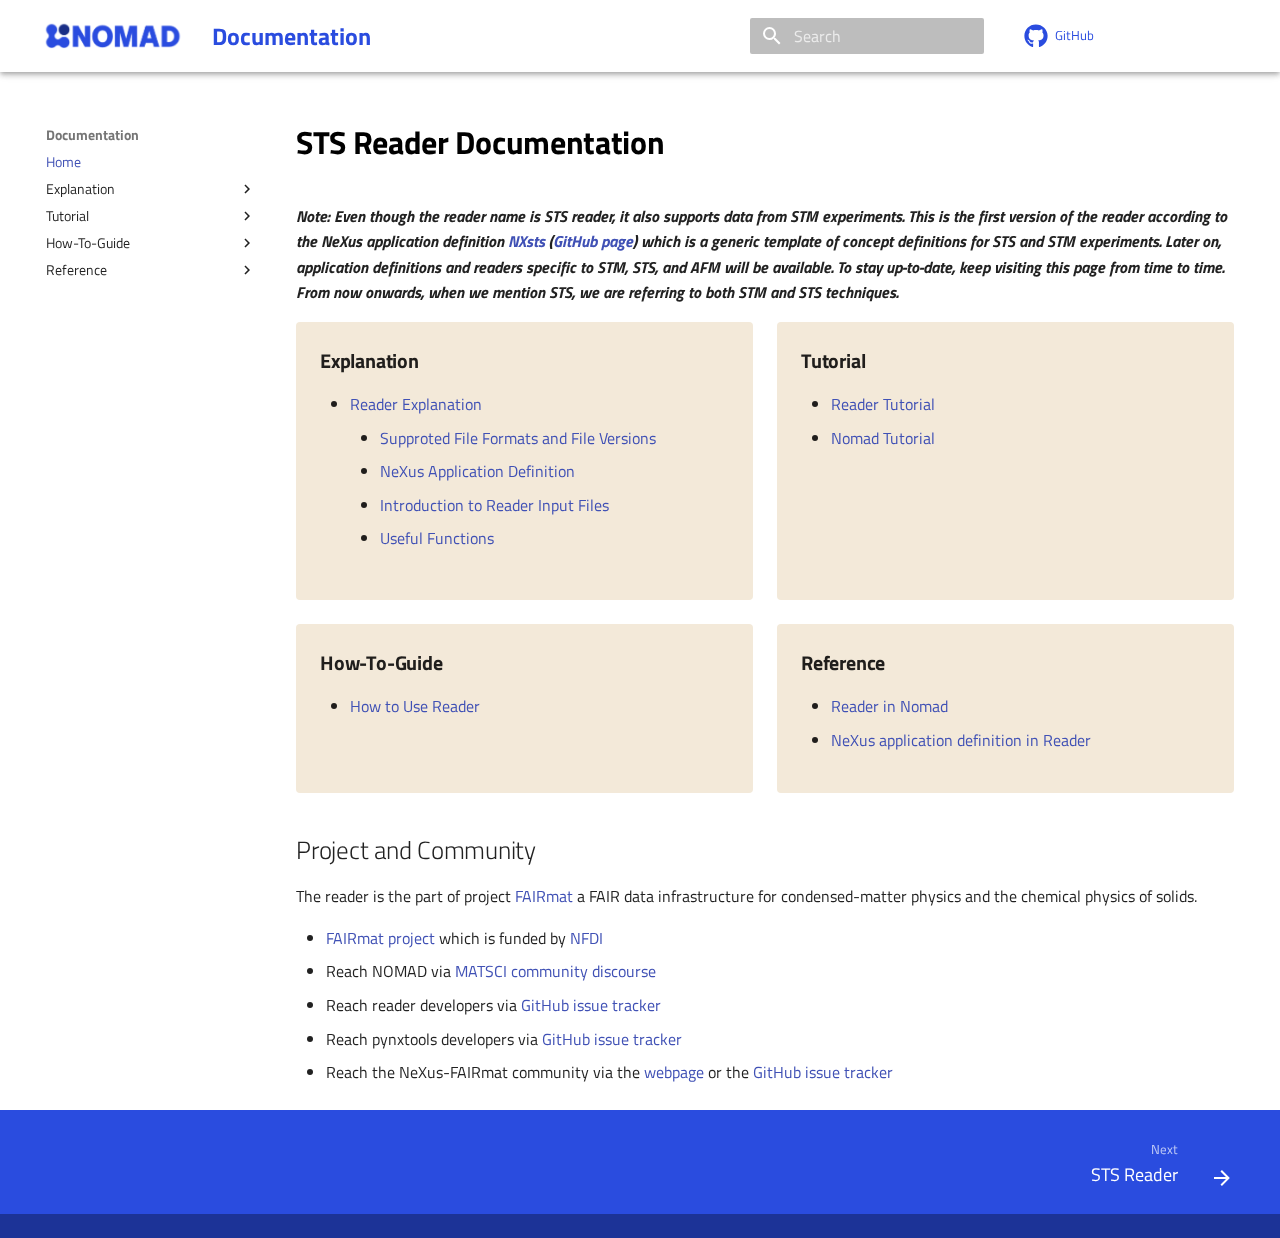
<file: index.html>
<!doctype html>
<html lang="en" class="no-js">
  <head>
    
      <meta charset="utf-8">
      <meta name="viewport" content="width=device-width,initial-scale=1">
      
        <meta name="description" content="The documentation for NOMAD.
">
      
      
        <meta name="author" content="The NOMAD Authors">
      
      
        <link rel="canonical" href="https://nomad-lab.eu/prod/v1/docs/index.html/index.html">
      
      
      
        <link rel="next" href="explanation/reader-explanation.html">
      
      
      <link rel="icon" href="assets/favicon.png">
      <meta name="generator" content="mkdocs-1.6.1, mkdocs-material-9.5.47">
    
    
      
        <title>Documentation</title>
      
    
    
      <link rel="stylesheet" href="assets/stylesheets/main.6f8fc17f.min.css">
      
      


    
    
      
    
    
      
        
        
        <link rel="preconnect" href="https://fonts.gstatic.com" crossorigin>
        <link rel="stylesheet" href="https://fonts.googleapis.com/css?family=Titillium+Web:300,300i,400,400i,700,700i%7CRoboto+Mono:400,400i,700,700i&display=fallback">
        <style>:root{--md-text-font:"Titillium Web";--md-code-font:"Roboto Mono"}</style>
      
    
    
      <link rel="stylesheet" href="stylesheets/extra.css">
    
    <script>__md_scope=new URL(".",location),__md_hash=e=>[...e].reduce(((e,_)=>(e<<5)-e+_.charCodeAt(0)),0),__md_get=(e,_=localStorage,t=__md_scope)=>JSON.parse(_.getItem(t.pathname+"."+e)),__md_set=(e,_,t=localStorage,a=__md_scope)=>{try{t.setItem(a.pathname+"."+e,JSON.stringify(_))}catch(e){}}</script>
    
      

    
    
    
  </head>
  
  
    <body dir="ltr">
  
    
    <input class="md-toggle" data-md-toggle="drawer" type="checkbox" id="__drawer" autocomplete="off">
    <input class="md-toggle" data-md-toggle="search" type="checkbox" id="__search" autocomplete="off">
    <label class="md-overlay" for="__drawer"></label>
    <div data-md-component="skip">
      
        
        <a href="#sts-reader-documentation" class="md-skip">
          Skip to content
        </a>
      
    </div>
    <div data-md-component="announce">
      
    </div>
    
    
      

  

<header class="md-header md-header--shadow" data-md-component="header">
  <nav class="md-header__inner md-grid" aria-label="Header">
    <a href="https://nomad-lab.eu" title="Documentation" class="md-header__button md-logo" aria-label="Documentation" data-md-component="logo">
      
  <img src="assets/nomad-logo.png" alt="logo">

    </a>
    <label class="md-header__button md-icon" for="__drawer">
      
      <svg xmlns="http://www.w3.org/2000/svg" viewBox="0 0 24 24"><path d="M3 6h18v2H3zm0 5h18v2H3zm0 5h18v2H3z"/></svg>
    </label>
    <div class="md-header__title" data-md-component="header-title">
      <div class="md-header__ellipsis">
        <div class="md-header__topic">
          <span class="md-ellipsis">
            Documentation
          </span>
        </div>
        <div class="md-header__topic" data-md-component="header-topic">
          <span class="md-ellipsis">
            
              Home
            
          </span>
        </div>
      </div>
    </div>
    
    
      <script>var palette=__md_get("__palette");if(palette&&palette.color){if("(prefers-color-scheme)"===palette.color.media){var media=matchMedia("(prefers-color-scheme: light)"),input=document.querySelector(media.matches?"[data-md-color-media='(prefers-color-scheme: light)']":"[data-md-color-media='(prefers-color-scheme: dark)']");palette.color.media=input.getAttribute("data-md-color-media"),palette.color.scheme=input.getAttribute("data-md-color-scheme"),palette.color.primary=input.getAttribute("data-md-color-primary"),palette.color.accent=input.getAttribute("data-md-color-accent")}for(var[key,value]of Object.entries(palette.color))document.body.setAttribute("data-md-color-"+key,value)}</script>
    
    
    
      <label class="md-header__button md-icon" for="__search">
        
        <svg xmlns="http://www.w3.org/2000/svg" viewBox="0 0 24 24"><path d="M9.5 3A6.5 6.5 0 0 1 16 9.5c0 1.61-.59 3.09-1.56 4.23l.27.27h.79l5 5-1.5 1.5-5-5v-.79l-.27-.27A6.52 6.52 0 0 1 9.5 16 6.5 6.5 0 0 1 3 9.5 6.5 6.5 0 0 1 9.5 3m0 2C7 5 5 7 5 9.5S7 14 9.5 14 14 12 14 9.5 12 5 9.5 5"/></svg>
      </label>
      <div class="md-search" data-md-component="search" role="dialog">
  <label class="md-search__overlay" for="__search"></label>
  <div class="md-search__inner" role="search">
    <form class="md-search__form" name="search">
      <input type="text" class="md-search__input" name="query" aria-label="Search" placeholder="Search" autocapitalize="off" autocorrect="off" autocomplete="off" spellcheck="false" data-md-component="search-query" required>
      <label class="md-search__icon md-icon" for="__search">
        
        <svg xmlns="http://www.w3.org/2000/svg" viewBox="0 0 24 24"><path d="M9.5 3A6.5 6.5 0 0 1 16 9.5c0 1.61-.59 3.09-1.56 4.23l.27.27h.79l5 5-1.5 1.5-5-5v-.79l-.27-.27A6.52 6.52 0 0 1 9.5 16 6.5 6.5 0 0 1 3 9.5 6.5 6.5 0 0 1 9.5 3m0 2C7 5 5 7 5 9.5S7 14 9.5 14 14 12 14 9.5 12 5 9.5 5"/></svg>
        
        <svg xmlns="http://www.w3.org/2000/svg" viewBox="0 0 24 24"><path d="M20 11v2H8l5.5 5.5-1.42 1.42L4.16 12l7.92-7.92L13.5 5.5 8 11z"/></svg>
      </label>
      <nav class="md-search__options" aria-label="Search">
        
        <button type="reset" class="md-search__icon md-icon" title="Clear" aria-label="Clear" tabindex="-1">
          
          <svg xmlns="http://www.w3.org/2000/svg" viewBox="0 0 24 24"><path d="M19 6.41 17.59 5 12 10.59 6.41 5 5 6.41 10.59 12 5 17.59 6.41 19 12 13.41 17.59 19 19 17.59 13.41 12z"/></svg>
        </button>
      </nav>
      
    </form>
    <div class="md-search__output">
      <div class="md-search__scrollwrap" tabindex="0" data-md-scrollfix>
        <div class="md-search-result" data-md-component="search-result">
          <div class="md-search-result__meta">
            Initializing search
          </div>
          <ol class="md-search-result__list" role="presentation"></ol>
        </div>
      </div>
    </div>
  </div>
</div>
    
    
      <div class="md-header__source">
        <a href="https://github.com/FAIRmat-NFDI/pynxtools-stm" title="Go to repository" class="md-source" data-md-component="source">
  <div class="md-source__icon md-icon">
    
    <svg xmlns="http://www.w3.org/2000/svg" viewBox="0 0 496 512"><!--! Font Awesome Free 6.7.1 by @fontawesome - https://fontawesome.com License - https://fontawesome.com/license/free (Icons: CC BY 4.0, Fonts: SIL OFL 1.1, Code: MIT License) Copyright 2024 Fonticons, Inc.--><path d="M165.9 397.4c0 2-2.3 3.6-5.2 3.6-3.3.3-5.6-1.3-5.6-3.6 0-2 2.3-3.6 5.2-3.6 3-.3 5.6 1.3 5.6 3.6m-31.1-4.5c-.7 2 1.3 4.3 4.3 4.9 2.6 1 5.6 0 6.2-2s-1.3-4.3-4.3-5.2c-2.6-.7-5.5.3-6.2 2.3m44.2-1.7c-2.9.7-4.9 2.6-4.6 4.9.3 2 2.9 3.3 5.9 2.6 2.9-.7 4.9-2.6 4.6-4.6-.3-1.9-3-3.2-5.9-2.9M244.8 8C106.1 8 0 113.3 0 252c0 110.9 69.8 205.8 169.5 239.2 12.8 2.3 17.3-5.6 17.3-12.1 0-6.2-.3-40.4-.3-61.4 0 0-70 15-84.7-29.8 0 0-11.4-29.1-27.8-36.6 0 0-22.9-15.7 1.6-15.4 0 0 24.9 2 38.6 25.8 21.9 38.6 58.6 27.5 72.9 20.9 2.3-16 8.8-27.1 16-33.7-55.9-6.2-112.3-14.3-112.3-110.5 0-27.5 7.6-41.3 23.6-58.9-2.6-6.5-11.1-33.3 2.6-67.9 20.9-6.5 69 27 69 27 20-5.6 41.5-8.5 62.8-8.5s42.8 2.9 62.8 8.5c0 0 48.1-33.6 69-27 13.7 34.7 5.2 61.4 2.6 67.9 16 17.7 25.8 31.5 25.8 58.9 0 96.5-58.9 104.2-114.8 110.5 9.2 7.9 17 22.9 17 46.4 0 33.7-.3 75.4-.3 83.6 0 6.5 4.6 14.4 17.3 12.1C428.2 457.8 496 362.9 496 252 496 113.3 383.5 8 244.8 8M97.2 352.9c-1.3 1-1 3.3.7 5.2 1.6 1.6 3.9 2.3 5.2 1 1.3-1 1-3.3-.7-5.2-1.6-1.6-3.9-2.3-5.2-1m-10.8-8.1c-.7 1.3.3 2.9 2.3 3.9 1.6 1 3.6.7 4.3-.7.7-1.3-.3-2.9-2.3-3.9-2-.6-3.6-.3-4.3.7m32.4 35.6c-1.6 1.3-1 4.3 1.3 6.2 2.3 2.3 5.2 2.6 6.5 1 1.3-1.3.7-4.3-1.3-6.2-2.2-2.3-5.2-2.6-6.5-1m-11.4-14.7c-1.6 1-1.6 3.6 0 5.9s4.3 3.3 5.6 2.3c1.6-1.3 1.6-3.9 0-6.2-1.4-2.3-4-3.3-5.6-2"/></svg>
  </div>
  <div class="md-source__repository">
    GitHub
  </div>
</a>
      </div>
    
  </nav>
  
</header>
    
    <div class="md-container" data-md-component="container">
      
      
        
          
        
      
      <main class="md-main" data-md-component="main">
        <div class="md-main__inner md-grid">
          
            
              
                
              
              <div class="md-sidebar md-sidebar--primary" data-md-component="sidebar" data-md-type="navigation" >
                <div class="md-sidebar__scrollwrap">
                  <div class="md-sidebar__inner">
                    



<nav class="md-nav md-nav--primary" aria-label="Navigation" data-md-level="0">
  <label class="md-nav__title" for="__drawer">
    <a href="https://nomad-lab.eu" title="Documentation" class="md-nav__button md-logo" aria-label="Documentation" data-md-component="logo">
      
  <img src="assets/nomad-logo.png" alt="logo">

    </a>
    Documentation
  </label>
  
    <div class="md-nav__source">
      <a href="https://github.com/FAIRmat-NFDI/pynxtools-stm" title="Go to repository" class="md-source" data-md-component="source">
  <div class="md-source__icon md-icon">
    
    <svg xmlns="http://www.w3.org/2000/svg" viewBox="0 0 496 512"><!--! Font Awesome Free 6.7.1 by @fontawesome - https://fontawesome.com License - https://fontawesome.com/license/free (Icons: CC BY 4.0, Fonts: SIL OFL 1.1, Code: MIT License) Copyright 2024 Fonticons, Inc.--><path d="M165.9 397.4c0 2-2.3 3.6-5.2 3.6-3.3.3-5.6-1.3-5.6-3.6 0-2 2.3-3.6 5.2-3.6 3-.3 5.6 1.3 5.6 3.6m-31.1-4.5c-.7 2 1.3 4.3 4.3 4.9 2.6 1 5.6 0 6.2-2s-1.3-4.3-4.3-5.2c-2.6-.7-5.5.3-6.2 2.3m44.2-1.7c-2.9.7-4.9 2.6-4.6 4.9.3 2 2.9 3.3 5.9 2.6 2.9-.7 4.9-2.6 4.6-4.6-.3-1.9-3-3.2-5.9-2.9M244.8 8C106.1 8 0 113.3 0 252c0 110.9 69.8 205.8 169.5 239.2 12.8 2.3 17.3-5.6 17.3-12.1 0-6.2-.3-40.4-.3-61.4 0 0-70 15-84.7-29.8 0 0-11.4-29.1-27.8-36.6 0 0-22.9-15.7 1.6-15.4 0 0 24.9 2 38.6 25.8 21.9 38.6 58.6 27.5 72.9 20.9 2.3-16 8.8-27.1 16-33.7-55.9-6.2-112.3-14.3-112.3-110.5 0-27.5 7.6-41.3 23.6-58.9-2.6-6.5-11.1-33.3 2.6-67.9 20.9-6.5 69 27 69 27 20-5.6 41.5-8.5 62.8-8.5s42.8 2.9 62.8 8.5c0 0 48.1-33.6 69-27 13.7 34.7 5.2 61.4 2.6 67.9 16 17.7 25.8 31.5 25.8 58.9 0 96.5-58.9 104.2-114.8 110.5 9.2 7.9 17 22.9 17 46.4 0 33.7-.3 75.4-.3 83.6 0 6.5 4.6 14.4 17.3 12.1C428.2 457.8 496 362.9 496 252 496 113.3 383.5 8 244.8 8M97.2 352.9c-1.3 1-1 3.3.7 5.2 1.6 1.6 3.9 2.3 5.2 1 1.3-1 1-3.3-.7-5.2-1.6-1.6-3.9-2.3-5.2-1m-10.8-8.1c-.7 1.3.3 2.9 2.3 3.9 1.6 1 3.6.7 4.3-.7.7-1.3-.3-2.9-2.3-3.9-2-.6-3.6-.3-4.3.7m32.4 35.6c-1.6 1.3-1 4.3 1.3 6.2 2.3 2.3 5.2 2.6 6.5 1 1.3-1.3.7-4.3-1.3-6.2-2.2-2.3-5.2-2.6-6.5-1m-11.4-14.7c-1.6 1-1.6 3.6 0 5.9s4.3 3.3 5.6 2.3c1.6-1.3 1.6-3.9 0-6.2-1.4-2.3-4-3.3-5.6-2"/></svg>
  </div>
  <div class="md-source__repository">
    GitHub
  </div>
</a>
    </div>
  
  <ul class="md-nav__list" data-md-scrollfix>
    
      
      
  
  
    
  
  
  
    <li class="md-nav__item md-nav__item--active">
      
      <input class="md-nav__toggle md-toggle" type="checkbox" id="__toc">
      
      
        
      
      
        <label class="md-nav__link md-nav__link--active" for="__toc">
          
  
  <span class="md-ellipsis">
    Home
  </span>
  

          <span class="md-nav__icon md-icon"></span>
        </label>
      
      <a href="index.html" class="md-nav__link md-nav__link--active">
        
  
  <span class="md-ellipsis">
    Home
  </span>
  

      </a>
      
        

<nav class="md-nav md-nav--secondary" aria-label="Table of contents">
  
  
  
    
  
  
    <label class="md-nav__title" for="__toc">
      <span class="md-nav__icon md-icon"></span>
      Table of contents
    </label>
    <ul class="md-nav__list" data-md-component="toc" data-md-scrollfix>
      
        <li class="md-nav__item">
  <a href="#explanation" class="md-nav__link">
    <span class="md-ellipsis">
      Explanation
    </span>
  </a>
  
</li>
      
        <li class="md-nav__item">
  <a href="#tutorial" class="md-nav__link">
    <span class="md-ellipsis">
      Tutorial
    </span>
  </a>
  
</li>
      
        <li class="md-nav__item">
  <a href="#how-to-guide" class="md-nav__link">
    <span class="md-ellipsis">
      How-To-Guide
    </span>
  </a>
  
</li>
      
        <li class="md-nav__item">
  <a href="#reference" class="md-nav__link">
    <span class="md-ellipsis">
      Reference
    </span>
  </a>
  
</li>
      
        <li class="md-nav__item">
  <a href="#project-and-community" class="md-nav__link">
    <span class="md-ellipsis">
      Project and Community
    </span>
  </a>
  
</li>
      
    </ul>
  
</nav>
      
    </li>
  

    
      
      
  
  
  
  
    
    
    
    
    <li class="md-nav__item md-nav__item--nested">
      
        
        
        <input class="md-nav__toggle md-toggle " type="checkbox" id="__nav_2" >
        
          
          <label class="md-nav__link" for="__nav_2" id="__nav_2_label" tabindex="0">
            
  
  <span class="md-ellipsis">
    Explanation
  </span>
  

            <span class="md-nav__icon md-icon"></span>
          </label>
        
        <nav class="md-nav" data-md-level="1" aria-labelledby="__nav_2_label" aria-expanded="false">
          <label class="md-nav__title" for="__nav_2">
            <span class="md-nav__icon md-icon"></span>
            Explanation
          </label>
          <ul class="md-nav__list" data-md-scrollfix>
            
              
                
  
  
  
  
    <li class="md-nav__item">
      <a href="explanation/reader-explanation.html" class="md-nav__link">
        
  
  <span class="md-ellipsis">
    STS Reader
  </span>
  

      </a>
    </li>
  

              
            
          </ul>
        </nav>
      
    </li>
  

    
      
      
  
  
  
  
    
    
    
    
    <li class="md-nav__item md-nav__item--nested">
      
        
        
        <input class="md-nav__toggle md-toggle " type="checkbox" id="__nav_3" >
        
          
          <label class="md-nav__link" for="__nav_3" id="__nav_3_label" tabindex="0">
            
  
  <span class="md-ellipsis">
    Tutorial
  </span>
  

            <span class="md-nav__icon md-icon"></span>
          </label>
        
        <nav class="md-nav" data-md-level="1" aria-labelledby="__nav_3_label" aria-expanded="false">
          <label class="md-nav__title" for="__nav_3">
            <span class="md-nav__icon md-icon"></span>
            Tutorial
          </label>
          <ul class="md-nav__list" data-md-scrollfix>
            
              
                
  
  
  
  
    <li class="md-nav__item">
      <a href="tutorial/nomad-tutorial.html" class="md-nav__link">
        
  
  <span class="md-ellipsis">
    Upload Your Data in NOMAD
  </span>
  

      </a>
    </li>
  

              
            
              
                
  
  
  
  
    <li class="md-nav__item">
      <a href="tutorial/reader-tutorial.html" class="md-nav__link">
        
  
  <span class="md-ellipsis">
    Know More About Reader
  </span>
  

      </a>
    </li>
  

              
            
          </ul>
        </nav>
      
    </li>
  

    
      
      
  
  
  
  
    
    
    
    
    <li class="md-nav__item md-nav__item--nested">
      
        
        
        <input class="md-nav__toggle md-toggle " type="checkbox" id="__nav_4" >
        
          
          <label class="md-nav__link" for="__nav_4" id="__nav_4_label" tabindex="0">
            
  
  <span class="md-ellipsis">
    How-To-Guide
  </span>
  

            <span class="md-nav__icon md-icon"></span>
          </label>
        
        <nav class="md-nav" data-md-level="1" aria-labelledby="__nav_4_label" aria-expanded="false">
          <label class="md-nav__title" for="__nav_4">
            <span class="md-nav__icon md-icon"></span>
            How-To-Guide
          </label>
          <ul class="md-nav__list" data-md-scrollfix>
            
              
                
  
  
  
  
    <li class="md-nav__item">
      <a href="how-to-guides/how-to-interact-with-reader.html" class="md-nav__link">
        
  
  <span class="md-ellipsis">
    How to Use the STM Reader
  </span>
  

      </a>
    </li>
  

              
            
          </ul>
        </nav>
      
    </li>
  

    
      
      
  
  
  
  
    
    
    
    
    <li class="md-nav__item md-nav__item--nested">
      
        
        
        <input class="md-nav__toggle md-toggle " type="checkbox" id="__nav_5" >
        
          
          <label class="md-nav__link" for="__nav_5" id="__nav_5_label" tabindex="0">
            
  
  <span class="md-ellipsis">
    Reference
  </span>
  

            <span class="md-nav__icon md-icon"></span>
          </label>
        
        <nav class="md-nav" data-md-level="1" aria-labelledby="__nav_5_label" aria-expanded="false">
          <label class="md-nav__title" for="__nav_5">
            <span class="md-nav__icon md-icon"></span>
            Reference
          </label>
          <ul class="md-nav__list" data-md-scrollfix>
            
              
                
  
  
  
  
    <li class="md-nav__item">
      <a href="reference/reference.html" class="md-nav__link">
        
  
  <span class="md-ellipsis">
    References
  </span>
  

      </a>
    </li>
  

              
            
          </ul>
        </nav>
      
    </li>
  

    
  </ul>
</nav>
                  </div>
                </div>
              </div>
            
            
              
                
              
              <div class="md-sidebar md-sidebar--secondary" data-md-component="sidebar" data-md-type="toc" hidden>
                <div class="md-sidebar__scrollwrap">
                  <div class="md-sidebar__inner">
                    

<nav class="md-nav md-nav--secondary" aria-label="Table of contents">
  
  
  
    
  
  
    <label class="md-nav__title" for="__toc">
      <span class="md-nav__icon md-icon"></span>
      Table of contents
    </label>
    <ul class="md-nav__list" data-md-component="toc" data-md-scrollfix>
      
        <li class="md-nav__item">
  <a href="#explanation" class="md-nav__link">
    <span class="md-ellipsis">
      Explanation
    </span>
  </a>
  
</li>
      
        <li class="md-nav__item">
  <a href="#tutorial" class="md-nav__link">
    <span class="md-ellipsis">
      Tutorial
    </span>
  </a>
  
</li>
      
        <li class="md-nav__item">
  <a href="#how-to-guide" class="md-nav__link">
    <span class="md-ellipsis">
      How-To-Guide
    </span>
  </a>
  
</li>
      
        <li class="md-nav__item">
  <a href="#reference" class="md-nav__link">
    <span class="md-ellipsis">
      Reference
    </span>
  </a>
  
</li>
      
        <li class="md-nav__item">
  <a href="#project-and-community" class="md-nav__link">
    <span class="md-ellipsis">
      Project and Community
    </span>
  </a>
  
</li>
      
    </ul>
  
</nav>
                  </div>
                </div>
              </div>
            
          
          
            <div class="md-content" data-md-component="content">
              <article class="md-content__inner md-typeset">
                
                  


<!-- A single sentence that says what the product is, succinctly and memorably -->
<!-- A paragraph of one to three short sentences, that describe what the product does. -->
<!-- A third paragraph of similar length, this time explaining what need the product meets -->
<!-- Finally, a paragraph that describes whom the product is useful for. -->

<h1 id="sts-reader-documentation">STS Reader Documentation<a class="headerlink" href="#sts-reader-documentation" title="Permanent link">&para;</a></h1>
<p><strong><em>Note: Even though the reader name is STS reader, it also supports data from STM experiments. This is the first version of the reader according to the NeXus application definition <a href="https://fairmat-nfdi.github.io/nexus_definitions/classes/contributed_definitions/NXsts.html#nxsts">NXsts</a> (<a href="https://github.com/FAIRmat-NFDI/nexus_definitions/blob/fairmat/contributed_definitions/NXsts.nxdl.xml">GitHub page</a>) which is a generic template of concept definitions for STS and STM experiments. Later on, application definitions and readers specific to STM, STS, and AFM will be available. To stay up-to-date, keep visiting this page from time to time. From now onwards, when we mention STS, we are referring to both STM and STS techniques.</em></strong></p>
<div class="home-grid">
<div>
<h3 id="explanation">Explanation<a class="headerlink" href="#explanation" title="Permanent link">&para;</a></h3>
<ul>
<li><a href="explanation/reader-explanation.html">Reader Explanation</a><ul>
<li><a href="explanation/reader-explanation.html#supported-file-formats-and-file-versions">Supproted File Formats and File Versions</a> </li>
<li><a href="explanation/reader-explanation.html#nexus-application-definition">NeXus Application Definition</a></li>
<li><a href="explanation/reader-explanation.html#introduction-to-reader-input-files">Introduction to Reader Input Files</a></li>
<li><a href="explanation/reader-explanation.html#useful-functions">Useful Functions</a></li>
</ul>
</li>
</ul>
</div>
<div>
<h3 id="tutorial">Tutorial<a class="headerlink" href="#tutorial" title="Permanent link">&para;</a></h3>
<ul>
<li><a href="tutorial/reader-tutorial.html">Reader Tutorial</a></li>
<li><a href="tutorial/nomad-tutorial.html">Nomad Tutorial</a></li>
</ul>
</div>
<div>
<h3 id="how-to-guide">How-To-Guide<a class="headerlink" href="#how-to-guide" title="Permanent link">&para;</a></h3>
<ul>
<li><a href="how-to-guides/how-to-interact-with-reader.html">How to Use Reader</a></li>
</ul>
</div>
<div>
<h3 id="reference">Reference<a class="headerlink" href="#reference" title="Permanent link">&para;</a></h3>
<ul>
<li><a href="reference/reference.html#nomad">Reader in Nomad</a></li>
<li><a href="reference/reference.html#nexus">NeXus application definition in Reader</a></li>
</ul>
</div>
</div>
<h2 id="project-and-community">Project and Community<a class="headerlink" href="#project-and-community" title="Permanent link">&para;</a></h2>
<p>The reader is the part of project <a href="https://www.fairmat-nfdi.eu/fairmat">FAIRmat</a> a FAIR data infrastructure for condensed-matter physics and the chemical physics of solids. </p>
<ul>
<li><a href="https://gepris.dfg.de/gepris/projekt/460197019?language=en">FAIRmat project</a> which is funded by <a href="https://www.nfdi.de/">NFDI</a></li>
<li>Reach NOMAD via <a href="https://matsci.org/c/nomad/32">MATSCI community discourse</a></li>
<li>Reach reader developers via <a href="https://github.com/FAIRmat-NFDI/pynxtools-stm/issues">GitHub issue tracker</a></li>
<li>Reach pynxtools developers via <a href="https://github.com/FAIRmat-NFDI/pynxtools/issues">GitHub issue tracker</a></li>
<li>Reach the NeXus-FAIRmat community via the <a href="https://fairmat-nfdi.github.io/nexus_definitions/">webpage</a> or the <a href="https://fairmat-nfdi.github.io/nexus_definitions/">GitHub issue tracker</a> </li>
</ul>







  
  




  



                
              </article>
            </div>
          
          
<script>var target=document.getElementById(location.hash.slice(1));target&&target.name&&(target.checked=target.name.startsWith("__tabbed_"))</script>
        </div>
        
          <button type="button" class="md-top md-icon" data-md-component="top" hidden>
  
  <svg xmlns="http://www.w3.org/2000/svg" viewBox="0 0 24 24"><path d="M13 20h-2V8l-5.5 5.5-1.42-1.42L12 4.16l7.92 7.92-1.42 1.42L13 8z"/></svg>
  Back to top
</button>
        
      </main>
      
        <footer class="md-footer">
  
    
      
        
      
      <nav class="md-footer__inner md-grid" aria-label="Footer" >
        
        
          
          <a href="explanation/reader-explanation.html" class="md-footer__link md-footer__link--next" aria-label="Next: STS Reader">
            <div class="md-footer__title">
              <span class="md-footer__direction">
                Next
              </span>
              <div class="md-ellipsis">
                STS Reader
              </div>
            </div>
            <div class="md-footer__button md-icon">
              
              <svg xmlns="http://www.w3.org/2000/svg" viewBox="0 0 24 24"><path d="M4 11v2h12l-5.5 5.5 1.42 1.42L19.84 12l-7.92-7.92L10.5 5.5 16 11z"/></svg>
            </div>
          </a>
        
      </nav>
    
  
  <div class="md-footer-meta md-typeset">
    <div class="md-footer-meta__inner md-grid">
      <div class="md-copyright">
  
  
</div>
      
    </div>
  </div>
</footer>
      
    </div>
    <div class="md-dialog" data-md-component="dialog">
      <div class="md-dialog__inner md-typeset"></div>
    </div>
    
    
    <script id="__config" type="application/json">{"base": ".", "features": ["content.code.copy", "content.code.annotate", "navigation.path", "navigation.footer", "navigation.top"], "search": "assets/javascripts/workers/search.6ce7567c.min.js", "translations": {"clipboard.copied": "Copied to clipboard", "clipboard.copy": "Copy to clipboard", "search.result.more.one": "1 more on this page", "search.result.more.other": "# more on this page", "search.result.none": "No matching documents", "search.result.one": "1 matching document", "search.result.other": "# matching documents", "search.result.placeholder": "Type to start searching", "search.result.term.missing": "Missing", "select.version": "Select version"}}</script>
    
    
      <script src="assets/javascripts/bundle.83f73b43.min.js"></script>
      
        <script src="javascript.js"></script>
      
    
  </body>
</html>
</file>
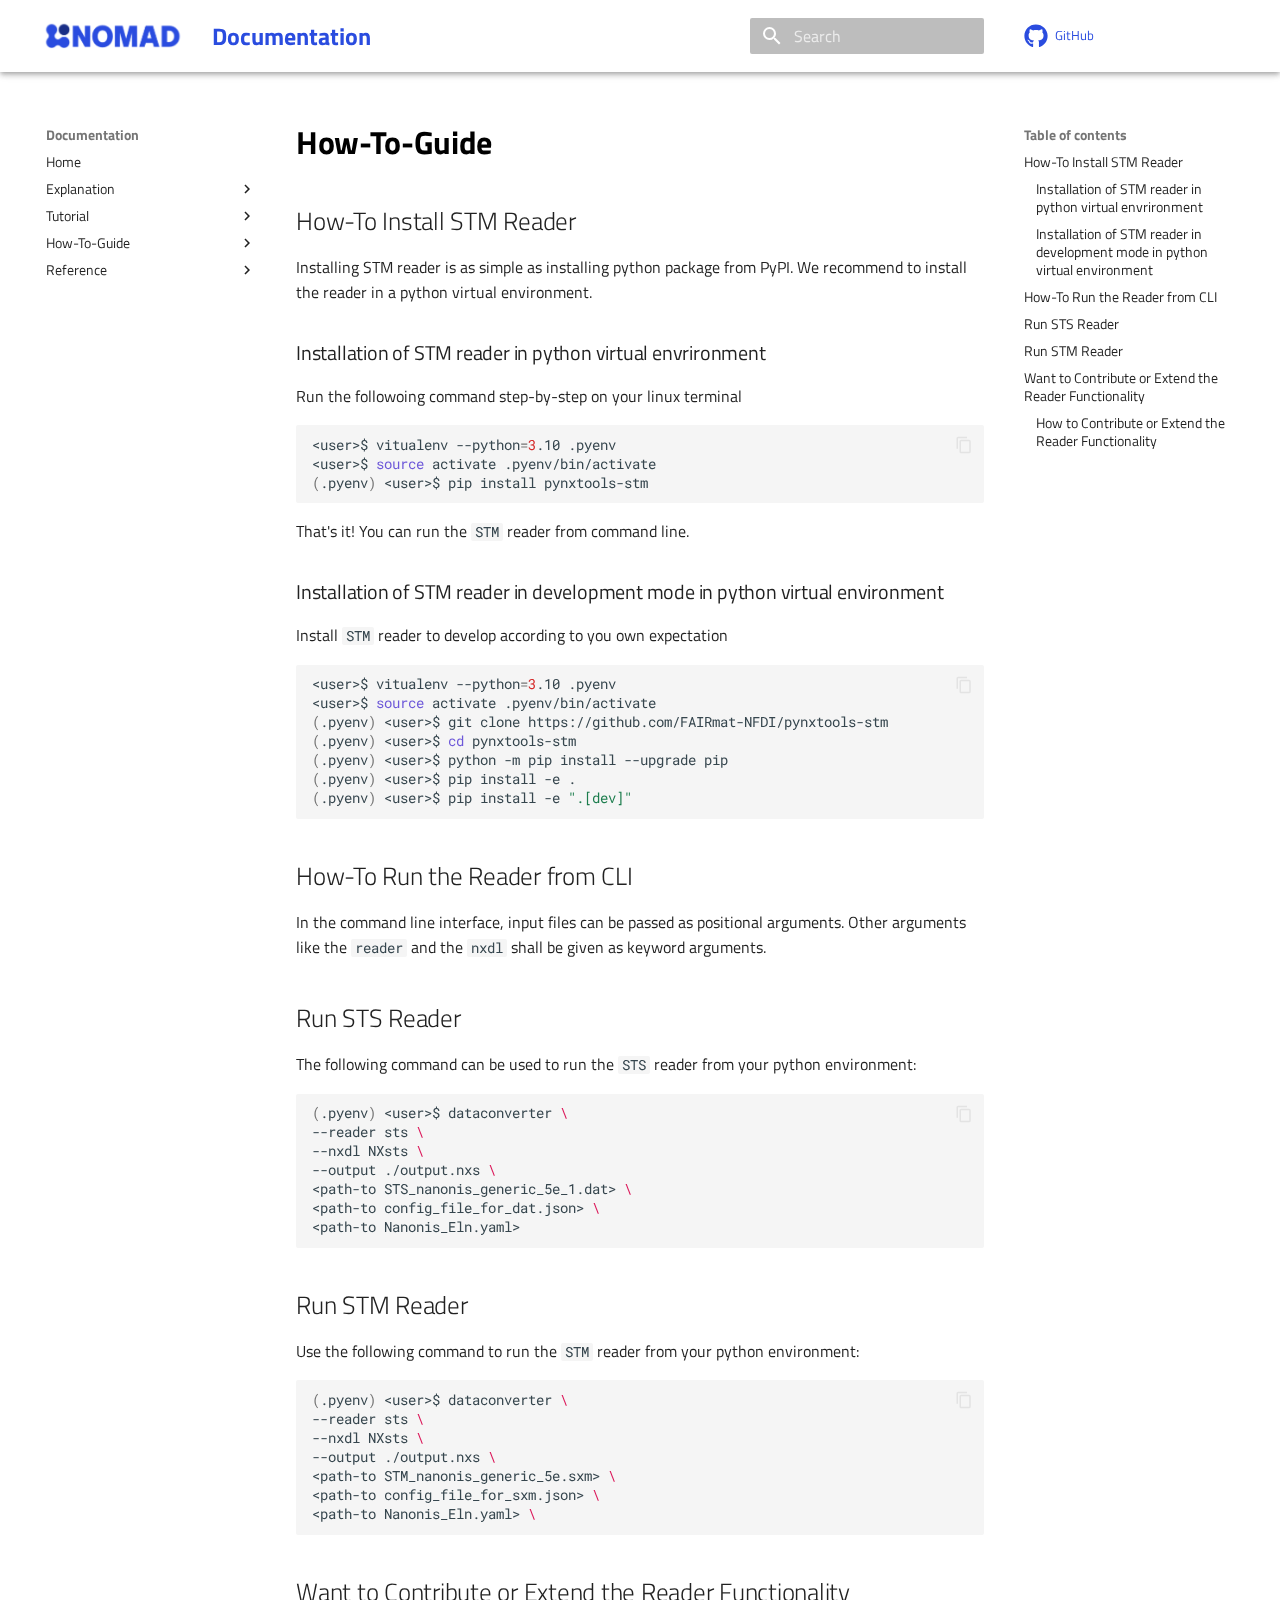
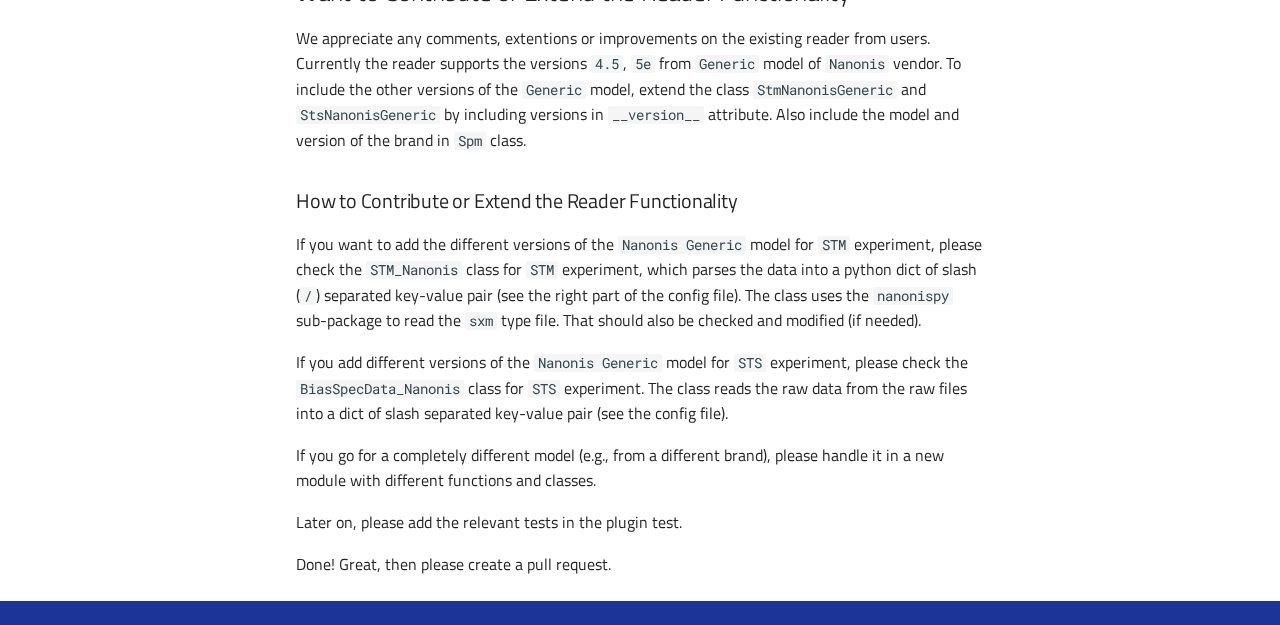
<file: how_to_guide.html>
<!doctype html>
<html lang="en" class="no-js">
  <head>
    
      <meta charset="utf-8">
      <meta name="viewport" content="width=device-width,initial-scale=1">
      
        <meta name="description" content="The documentation for NOMAD.
">
      
      
        <meta name="author" content="The NOMAD Authors">
      
      
        <link rel="canonical" href="https://nomad-lab.eu/prod/v1/docs/index.html/how_to_guide.html">
      
      
      
      
      <link rel="icon" href="assets/favicon.png">
      <meta name="generator" content="mkdocs-1.6.1, mkdocs-material-9.5.47">
    
    
      
        <title>How-To-Guide - Documentation</title>
      
    
    
      <link rel="stylesheet" href="assets/stylesheets/main.6f8fc17f.min.css">
      
      


    
    
      
    
    
      
        
        
        <link rel="preconnect" href="https://fonts.gstatic.com" crossorigin>
        <link rel="stylesheet" href="https://fonts.googleapis.com/css?family=Titillium+Web:300,300i,400,400i,700,700i%7CRoboto+Mono:400,400i,700,700i&display=fallback">
        <style>:root{--md-text-font:"Titillium Web";--md-code-font:"Roboto Mono"}</style>
      
    
    
      <link rel="stylesheet" href="stylesheets/extra.css">
    
    <script>__md_scope=new URL(".",location),__md_hash=e=>[...e].reduce(((e,_)=>(e<<5)-e+_.charCodeAt(0)),0),__md_get=(e,_=localStorage,t=__md_scope)=>JSON.parse(_.getItem(t.pathname+"."+e)),__md_set=(e,_,t=localStorage,a=__md_scope)=>{try{t.setItem(a.pathname+"."+e,JSON.stringify(_))}catch(e){}}</script>
    
      

    
    
    
  </head>
  
  
    <body dir="ltr">
  
    
    <input class="md-toggle" data-md-toggle="drawer" type="checkbox" id="__drawer" autocomplete="off">
    <input class="md-toggle" data-md-toggle="search" type="checkbox" id="__search" autocomplete="off">
    <label class="md-overlay" for="__drawer"></label>
    <div data-md-component="skip">
      
        
        <a href="#how-to-guide" class="md-skip">
          Skip to content
        </a>
      
    </div>
    <div data-md-component="announce">
      
    </div>
    
    
      

  

<header class="md-header md-header--shadow" data-md-component="header">
  <nav class="md-header__inner md-grid" aria-label="Header">
    <a href="https://nomad-lab.eu" title="Documentation" class="md-header__button md-logo" aria-label="Documentation" data-md-component="logo">
      
  <img src="assets/nomad-logo.png" alt="logo">

    </a>
    <label class="md-header__button md-icon" for="__drawer">
      
      <svg xmlns="http://www.w3.org/2000/svg" viewBox="0 0 24 24"><path d="M3 6h18v2H3zm0 5h18v2H3zm0 5h18v2H3z"/></svg>
    </label>
    <div class="md-header__title" data-md-component="header-title">
      <div class="md-header__ellipsis">
        <div class="md-header__topic">
          <span class="md-ellipsis">
            Documentation
          </span>
        </div>
        <div class="md-header__topic" data-md-component="header-topic">
          <span class="md-ellipsis">
            
              How-To-Guide
            
          </span>
        </div>
      </div>
    </div>
    
    
      <script>var palette=__md_get("__palette");if(palette&&palette.color){if("(prefers-color-scheme)"===palette.color.media){var media=matchMedia("(prefers-color-scheme: light)"),input=document.querySelector(media.matches?"[data-md-color-media='(prefers-color-scheme: light)']":"[data-md-color-media='(prefers-color-scheme: dark)']");palette.color.media=input.getAttribute("data-md-color-media"),palette.color.scheme=input.getAttribute("data-md-color-scheme"),palette.color.primary=input.getAttribute("data-md-color-primary"),palette.color.accent=input.getAttribute("data-md-color-accent")}for(var[key,value]of Object.entries(palette.color))document.body.setAttribute("data-md-color-"+key,value)}</script>
    
    
    
      <label class="md-header__button md-icon" for="__search">
        
        <svg xmlns="http://www.w3.org/2000/svg" viewBox="0 0 24 24"><path d="M9.5 3A6.5 6.5 0 0 1 16 9.5c0 1.61-.59 3.09-1.56 4.23l.27.27h.79l5 5-1.5 1.5-5-5v-.79l-.27-.27A6.52 6.52 0 0 1 9.5 16 6.5 6.5 0 0 1 3 9.5 6.5 6.5 0 0 1 9.5 3m0 2C7 5 5 7 5 9.5S7 14 9.5 14 14 12 14 9.5 12 5 9.5 5"/></svg>
      </label>
      <div class="md-search" data-md-component="search" role="dialog">
  <label class="md-search__overlay" for="__search"></label>
  <div class="md-search__inner" role="search">
    <form class="md-search__form" name="search">
      <input type="text" class="md-search__input" name="query" aria-label="Search" placeholder="Search" autocapitalize="off" autocorrect="off" autocomplete="off" spellcheck="false" data-md-component="search-query" required>
      <label class="md-search__icon md-icon" for="__search">
        
        <svg xmlns="http://www.w3.org/2000/svg" viewBox="0 0 24 24"><path d="M9.5 3A6.5 6.5 0 0 1 16 9.5c0 1.61-.59 3.09-1.56 4.23l.27.27h.79l5 5-1.5 1.5-5-5v-.79l-.27-.27A6.52 6.52 0 0 1 9.5 16 6.5 6.5 0 0 1 3 9.5 6.5 6.5 0 0 1 9.5 3m0 2C7 5 5 7 5 9.5S7 14 9.5 14 14 12 14 9.5 12 5 9.5 5"/></svg>
        
        <svg xmlns="http://www.w3.org/2000/svg" viewBox="0 0 24 24"><path d="M20 11v2H8l5.5 5.5-1.42 1.42L4.16 12l7.92-7.92L13.5 5.5 8 11z"/></svg>
      </label>
      <nav class="md-search__options" aria-label="Search">
        
        <button type="reset" class="md-search__icon md-icon" title="Clear" aria-label="Clear" tabindex="-1">
          
          <svg xmlns="http://www.w3.org/2000/svg" viewBox="0 0 24 24"><path d="M19 6.41 17.59 5 12 10.59 6.41 5 5 6.41 10.59 12 5 17.59 6.41 19 12 13.41 17.59 19 19 17.59 13.41 12z"/></svg>
        </button>
      </nav>
      
    </form>
    <div class="md-search__output">
      <div class="md-search__scrollwrap" tabindex="0" data-md-scrollfix>
        <div class="md-search-result" data-md-component="search-result">
          <div class="md-search-result__meta">
            Initializing search
          </div>
          <ol class="md-search-result__list" role="presentation"></ol>
        </div>
      </div>
    </div>
  </div>
</div>
    
    
      <div class="md-header__source">
        <a href="https://github.com/FAIRmat-NFDI/pynxtools-stm" title="Go to repository" class="md-source" data-md-component="source">
  <div class="md-source__icon md-icon">
    
    <svg xmlns="http://www.w3.org/2000/svg" viewBox="0 0 496 512"><!--! Font Awesome Free 6.7.1 by @fontawesome - https://fontawesome.com License - https://fontawesome.com/license/free (Icons: CC BY 4.0, Fonts: SIL OFL 1.1, Code: MIT License) Copyright 2024 Fonticons, Inc.--><path d="M165.9 397.4c0 2-2.3 3.6-5.2 3.6-3.3.3-5.6-1.3-5.6-3.6 0-2 2.3-3.6 5.2-3.6 3-.3 5.6 1.3 5.6 3.6m-31.1-4.5c-.7 2 1.3 4.3 4.3 4.9 2.6 1 5.6 0 6.2-2s-1.3-4.3-4.3-5.2c-2.6-.7-5.5.3-6.2 2.3m44.2-1.7c-2.9.7-4.9 2.6-4.6 4.9.3 2 2.9 3.3 5.9 2.6 2.9-.7 4.9-2.6 4.6-4.6-.3-1.9-3-3.2-5.9-2.9M244.8 8C106.1 8 0 113.3 0 252c0 110.9 69.8 205.8 169.5 239.2 12.8 2.3 17.3-5.6 17.3-12.1 0-6.2-.3-40.4-.3-61.4 0 0-70 15-84.7-29.8 0 0-11.4-29.1-27.8-36.6 0 0-22.9-15.7 1.6-15.4 0 0 24.9 2 38.6 25.8 21.9 38.6 58.6 27.5 72.9 20.9 2.3-16 8.8-27.1 16-33.7-55.9-6.2-112.3-14.3-112.3-110.5 0-27.5 7.6-41.3 23.6-58.9-2.6-6.5-11.1-33.3 2.6-67.9 20.9-6.5 69 27 69 27 20-5.6 41.5-8.5 62.8-8.5s42.8 2.9 62.8 8.5c0 0 48.1-33.6 69-27 13.7 34.7 5.2 61.4 2.6 67.9 16 17.7 25.8 31.5 25.8 58.9 0 96.5-58.9 104.2-114.8 110.5 9.2 7.9 17 22.9 17 46.4 0 33.7-.3 75.4-.3 83.6 0 6.5 4.6 14.4 17.3 12.1C428.2 457.8 496 362.9 496 252 496 113.3 383.5 8 244.8 8M97.2 352.9c-1.3 1-1 3.3.7 5.2 1.6 1.6 3.9 2.3 5.2 1 1.3-1 1-3.3-.7-5.2-1.6-1.6-3.9-2.3-5.2-1m-10.8-8.1c-.7 1.3.3 2.9 2.3 3.9 1.6 1 3.6.7 4.3-.7.7-1.3-.3-2.9-2.3-3.9-2-.6-3.6-.3-4.3.7m32.4 35.6c-1.6 1.3-1 4.3 1.3 6.2 2.3 2.3 5.2 2.6 6.5 1 1.3-1.3.7-4.3-1.3-6.2-2.2-2.3-5.2-2.6-6.5-1m-11.4-14.7c-1.6 1-1.6 3.6 0 5.9s4.3 3.3 5.6 2.3c1.6-1.3 1.6-3.9 0-6.2-1.4-2.3-4-3.3-5.6-2"/></svg>
  </div>
  <div class="md-source__repository">
    GitHub
  </div>
</a>
      </div>
    
  </nav>
  
</header>
    
    <div class="md-container" data-md-component="container">
      
      
        
          
        
      
      <main class="md-main" data-md-component="main">
        <div class="md-main__inner md-grid">
          
            
              
              <div class="md-sidebar md-sidebar--primary" data-md-component="sidebar" data-md-type="navigation" >
                <div class="md-sidebar__scrollwrap">
                  <div class="md-sidebar__inner">
                    



<nav class="md-nav md-nav--primary" aria-label="Navigation" data-md-level="0">
  <label class="md-nav__title" for="__drawer">
    <a href="https://nomad-lab.eu" title="Documentation" class="md-nav__button md-logo" aria-label="Documentation" data-md-component="logo">
      
  <img src="assets/nomad-logo.png" alt="logo">

    </a>
    Documentation
  </label>
  
    <div class="md-nav__source">
      <a href="https://github.com/FAIRmat-NFDI/pynxtools-stm" title="Go to repository" class="md-source" data-md-component="source">
  <div class="md-source__icon md-icon">
    
    <svg xmlns="http://www.w3.org/2000/svg" viewBox="0 0 496 512"><!--! Font Awesome Free 6.7.1 by @fontawesome - https://fontawesome.com License - https://fontawesome.com/license/free (Icons: CC BY 4.0, Fonts: SIL OFL 1.1, Code: MIT License) Copyright 2024 Fonticons, Inc.--><path d="M165.9 397.4c0 2-2.3 3.6-5.2 3.6-3.3.3-5.6-1.3-5.6-3.6 0-2 2.3-3.6 5.2-3.6 3-.3 5.6 1.3 5.6 3.6m-31.1-4.5c-.7 2 1.3 4.3 4.3 4.9 2.6 1 5.6 0 6.2-2s-1.3-4.3-4.3-5.2c-2.6-.7-5.5.3-6.2 2.3m44.2-1.7c-2.9.7-4.9 2.6-4.6 4.9.3 2 2.9 3.3 5.9 2.6 2.9-.7 4.9-2.6 4.6-4.6-.3-1.9-3-3.2-5.9-2.9M244.8 8C106.1 8 0 113.3 0 252c0 110.9 69.8 205.8 169.5 239.2 12.8 2.3 17.3-5.6 17.3-12.1 0-6.2-.3-40.4-.3-61.4 0 0-70 15-84.7-29.8 0 0-11.4-29.1-27.8-36.6 0 0-22.9-15.7 1.6-15.4 0 0 24.9 2 38.6 25.8 21.9 38.6 58.6 27.5 72.9 20.9 2.3-16 8.8-27.1 16-33.7-55.9-6.2-112.3-14.3-112.3-110.5 0-27.5 7.6-41.3 23.6-58.9-2.6-6.5-11.1-33.3 2.6-67.9 20.9-6.5 69 27 69 27 20-5.6 41.5-8.5 62.8-8.5s42.8 2.9 62.8 8.5c0 0 48.1-33.6 69-27 13.7 34.7 5.2 61.4 2.6 67.9 16 17.7 25.8 31.5 25.8 58.9 0 96.5-58.9 104.2-114.8 110.5 9.2 7.9 17 22.9 17 46.4 0 33.7-.3 75.4-.3 83.6 0 6.5 4.6 14.4 17.3 12.1C428.2 457.8 496 362.9 496 252 496 113.3 383.5 8 244.8 8M97.2 352.9c-1.3 1-1 3.3.7 5.2 1.6 1.6 3.9 2.3 5.2 1 1.3-1 1-3.3-.7-5.2-1.6-1.6-3.9-2.3-5.2-1m-10.8-8.1c-.7 1.3.3 2.9 2.3 3.9 1.6 1 3.6.7 4.3-.7.7-1.3-.3-2.9-2.3-3.9-2-.6-3.6-.3-4.3.7m32.4 35.6c-1.6 1.3-1 4.3 1.3 6.2 2.3 2.3 5.2 2.6 6.5 1 1.3-1.3.7-4.3-1.3-6.2-2.2-2.3-5.2-2.6-6.5-1m-11.4-14.7c-1.6 1-1.6 3.6 0 5.9s4.3 3.3 5.6 2.3c1.6-1.3 1.6-3.9 0-6.2-1.4-2.3-4-3.3-5.6-2"/></svg>
  </div>
  <div class="md-source__repository">
    GitHub
  </div>
</a>
    </div>
  
  <ul class="md-nav__list" data-md-scrollfix>
    
      
      
  
  
  
  
    <li class="md-nav__item">
      <a href="index.html" class="md-nav__link">
        
  
  <span class="md-ellipsis">
    Home
  </span>
  

      </a>
    </li>
  

    
      
      
  
  
  
  
    
    
    
    
    <li class="md-nav__item md-nav__item--nested">
      
        
        
        <input class="md-nav__toggle md-toggle " type="checkbox" id="__nav_2" >
        
          
          <label class="md-nav__link" for="__nav_2" id="__nav_2_label" tabindex="0">
            
  
  <span class="md-ellipsis">
    Explanation
  </span>
  

            <span class="md-nav__icon md-icon"></span>
          </label>
        
        <nav class="md-nav" data-md-level="1" aria-labelledby="__nav_2_label" aria-expanded="false">
          <label class="md-nav__title" for="__nav_2">
            <span class="md-nav__icon md-icon"></span>
            Explanation
          </label>
          <ul class="md-nav__list" data-md-scrollfix>
            
              
                
  
  
  
  
    <li class="md-nav__item">
      <a href="explanation/reader-explanation.html" class="md-nav__link">
        
  
  <span class="md-ellipsis">
    STS Reader
  </span>
  

      </a>
    </li>
  

              
            
          </ul>
        </nav>
      
    </li>
  

    
      
      
  
  
  
  
    
    
    
    
    <li class="md-nav__item md-nav__item--nested">
      
        
        
        <input class="md-nav__toggle md-toggle " type="checkbox" id="__nav_3" >
        
          
          <label class="md-nav__link" for="__nav_3" id="__nav_3_label" tabindex="0">
            
  
  <span class="md-ellipsis">
    Tutorial
  </span>
  

            <span class="md-nav__icon md-icon"></span>
          </label>
        
        <nav class="md-nav" data-md-level="1" aria-labelledby="__nav_3_label" aria-expanded="false">
          <label class="md-nav__title" for="__nav_3">
            <span class="md-nav__icon md-icon"></span>
            Tutorial
          </label>
          <ul class="md-nav__list" data-md-scrollfix>
            
              
                
  
  
  
  
    <li class="md-nav__item">
      <a href="tutorial/nomad-tutorial.html" class="md-nav__link">
        
  
  <span class="md-ellipsis">
    Upload Your Data in NOMAD
  </span>
  

      </a>
    </li>
  

              
            
              
                
  
  
  
  
    <li class="md-nav__item">
      <a href="tutorial/reader-tutorial.html" class="md-nav__link">
        
  
  <span class="md-ellipsis">
    Know More About Reader
  </span>
  

      </a>
    </li>
  

              
            
          </ul>
        </nav>
      
    </li>
  

    
      
      
  
  
  
  
    
    
    
    
    <li class="md-nav__item md-nav__item--nested">
      
        
        
        <input class="md-nav__toggle md-toggle " type="checkbox" id="__nav_4" >
        
          
          <label class="md-nav__link" for="__nav_4" id="__nav_4_label" tabindex="0">
            
  
  <span class="md-ellipsis">
    How-To-Guide
  </span>
  

            <span class="md-nav__icon md-icon"></span>
          </label>
        
        <nav class="md-nav" data-md-level="1" aria-labelledby="__nav_4_label" aria-expanded="false">
          <label class="md-nav__title" for="__nav_4">
            <span class="md-nav__icon md-icon"></span>
            How-To-Guide
          </label>
          <ul class="md-nav__list" data-md-scrollfix>
            
              
                
  
  
  
  
    <li class="md-nav__item">
      <a href="how-to-guides/how-to-interact-with-reader.html" class="md-nav__link">
        
  
  <span class="md-ellipsis">
    How to Use the STM Reader
  </span>
  

      </a>
    </li>
  

              
            
          </ul>
        </nav>
      
    </li>
  

    
      
      
  
  
  
  
    
    
    
    
    <li class="md-nav__item md-nav__item--nested">
      
        
        
        <input class="md-nav__toggle md-toggle " type="checkbox" id="__nav_5" >
        
          
          <label class="md-nav__link" for="__nav_5" id="__nav_5_label" tabindex="0">
            
  
  <span class="md-ellipsis">
    Reference
  </span>
  

            <span class="md-nav__icon md-icon"></span>
          </label>
        
        <nav class="md-nav" data-md-level="1" aria-labelledby="__nav_5_label" aria-expanded="false">
          <label class="md-nav__title" for="__nav_5">
            <span class="md-nav__icon md-icon"></span>
            Reference
          </label>
          <ul class="md-nav__list" data-md-scrollfix>
            
              
                
  
  
  
  
    <li class="md-nav__item">
      <a href="reference/reference.html" class="md-nav__link">
        
  
  <span class="md-ellipsis">
    References
  </span>
  

      </a>
    </li>
  

              
            
          </ul>
        </nav>
      
    </li>
  

    
  </ul>
</nav>
                  </div>
                </div>
              </div>
            
            
              
              <div class="md-sidebar md-sidebar--secondary" data-md-component="sidebar" data-md-type="toc" >
                <div class="md-sidebar__scrollwrap">
                  <div class="md-sidebar__inner">
                    

<nav class="md-nav md-nav--secondary" aria-label="Table of contents">
  
  
  
    
  
  
    <label class="md-nav__title" for="__toc">
      <span class="md-nav__icon md-icon"></span>
      Table of contents
    </label>
    <ul class="md-nav__list" data-md-component="toc" data-md-scrollfix>
      
        <li class="md-nav__item">
  <a href="#how-to-install-stm-reader" class="md-nav__link">
    <span class="md-ellipsis">
      How-To Install STM Reader
    </span>
  </a>
  
    <nav class="md-nav" aria-label="How-To Install STM Reader">
      <ul class="md-nav__list">
        
          <li class="md-nav__item">
  <a href="#installation-of-stm-reader-in-python-virtual-envrironment" class="md-nav__link">
    <span class="md-ellipsis">
      Installation of STM reader in python virtual envrironment
    </span>
  </a>
  
</li>
        
          <li class="md-nav__item">
  <a href="#installation-of-stm-reader-in-development-mode-in-python-virtual-environment" class="md-nav__link">
    <span class="md-ellipsis">
      Installation of STM reader in development mode in python virtual environment
    </span>
  </a>
  
</li>
        
      </ul>
    </nav>
  
</li>
      
        <li class="md-nav__item">
  <a href="#how-to-run-the-reader-from-cli" class="md-nav__link">
    <span class="md-ellipsis">
      How-To Run the Reader from CLI
    </span>
  </a>
  
</li>
      
        <li class="md-nav__item">
  <a href="#run-sts-reader" class="md-nav__link">
    <span class="md-ellipsis">
      Run STS Reader
    </span>
  </a>
  
</li>
      
        <li class="md-nav__item">
  <a href="#run-stm-reader" class="md-nav__link">
    <span class="md-ellipsis">
      Run STM Reader
    </span>
  </a>
  
</li>
      
        <li class="md-nav__item">
  <a href="#want-to-contribute-or-extend-the-reader-functionality" class="md-nav__link">
    <span class="md-ellipsis">
      Want to Contribute or Extend the Reader Functionality
    </span>
  </a>
  
    <nav class="md-nav" aria-label="Want to Contribute or Extend the Reader Functionality">
      <ul class="md-nav__list">
        
          <li class="md-nav__item">
  <a href="#how-to-contribute-or-extend-the-reader-functionality" class="md-nav__link">
    <span class="md-ellipsis">
      How to Contribute or Extend the Reader Functionality
    </span>
  </a>
  
</li>
        
      </ul>
    </nav>
  
</li>
      
    </ul>
  
</nav>
                  </div>
                </div>
              </div>
            
          
          
            <div class="md-content" data-md-component="content">
              <article class="md-content__inner md-typeset">
                
                  


<h1 id="how-to-guide">How-To-Guide<a class="headerlink" href="#how-to-guide" title="Permanent link">&para;</a></h1>
<h2 id="how-to-install-stm-reader">How-To Install STM Reader<a class="headerlink" href="#how-to-install-stm-reader" title="Permanent link">&para;</a></h2>
<p>Installing STM reader is as simple as installing python package from PyPI. We recommend to install the reader in a python virtual environment.</p>
<h3 id="installation-of-stm-reader-in-python-virtual-envrironment">Installation of STM reader in python virtual envrironment<a class="headerlink" href="#installation-of-stm-reader-in-python-virtual-envrironment" title="Permanent link">&para;</a></h3>
<p>Run the followoing command step-by-step on your linux terminal</p>
<div class="highlight"><pre><span></span><code><a id="__codelineno-0-1" name="__codelineno-0-1" href="#__codelineno-0-1"></a>&lt;user&gt;$<span class="w"> </span>vitualenv<span class="w"> </span>--python<span class="o">=</span><span class="m">3</span>.10<span class="w"> </span>.pyenv
<a id="__codelineno-0-2" name="__codelineno-0-2" href="#__codelineno-0-2"></a>&lt;user&gt;$<span class="w"> </span><span class="nb">source</span><span class="w"> </span>activate<span class="w"> </span>.pyenv/bin/activate
<a id="__codelineno-0-3" name="__codelineno-0-3" href="#__codelineno-0-3"></a><span class="o">(</span>.pyenv<span class="o">)</span><span class="w"> </span>&lt;user&gt;$<span class="w"> </span>pip<span class="w"> </span>install<span class="w"> </span>pynxtools-stm
</code></pre></div>
<p>That's it! You can run the <code>STM</code> reader from command line.</p>
<h3 id="installation-of-stm-reader-in-development-mode-in-python-virtual-environment">Installation of STM reader in development mode in python virtual environment<a class="headerlink" href="#installation-of-stm-reader-in-development-mode-in-python-virtual-environment" title="Permanent link">&para;</a></h3>
<p>Install <code>STM</code> reader to develop according to you own expectation
<div class="highlight"><pre><span></span><code><a id="__codelineno-1-1" name="__codelineno-1-1" href="#__codelineno-1-1"></a>&lt;user&gt;$<span class="w"> </span>vitualenv<span class="w"> </span>--python<span class="o">=</span><span class="m">3</span>.10<span class="w"> </span>.pyenv
<a id="__codelineno-1-2" name="__codelineno-1-2" href="#__codelineno-1-2"></a>&lt;user&gt;$<span class="w"> </span><span class="nb">source</span><span class="w"> </span>activate<span class="w"> </span>.pyenv/bin/activate
<a id="__codelineno-1-3" name="__codelineno-1-3" href="#__codelineno-1-3"></a><span class="o">(</span>.pyenv<span class="o">)</span><span class="w"> </span>&lt;user&gt;$<span class="w"> </span>git<span class="w"> </span>clone<span class="w"> </span>https://github.com/FAIRmat-NFDI/pynxtools-stm
<a id="__codelineno-1-4" name="__codelineno-1-4" href="#__codelineno-1-4"></a><span class="o">(</span>.pyenv<span class="o">)</span><span class="w"> </span>&lt;user&gt;$<span class="w"> </span><span class="nb">cd</span><span class="w"> </span>pynxtools-stm
<a id="__codelineno-1-5" name="__codelineno-1-5" href="#__codelineno-1-5"></a><span class="o">(</span>.pyenv<span class="o">)</span><span class="w"> </span>&lt;user&gt;$<span class="w"> </span>python<span class="w"> </span>-m<span class="w"> </span>pip<span class="w"> </span>install<span class="w"> </span>--upgrade<span class="w"> </span>pip
<a id="__codelineno-1-6" name="__codelineno-1-6" href="#__codelineno-1-6"></a><span class="o">(</span>.pyenv<span class="o">)</span><span class="w"> </span>&lt;user&gt;$<span class="w"> </span>pip<span class="w"> </span>install<span class="w"> </span>-e<span class="w"> </span>.
<a id="__codelineno-1-7" name="__codelineno-1-7" href="#__codelineno-1-7"></a><span class="o">(</span>.pyenv<span class="o">)</span><span class="w"> </span>&lt;user&gt;$<span class="w"> </span>pip<span class="w"> </span>install<span class="w"> </span>-e<span class="w"> </span><span class="s2">&quot;.[dev]&quot;</span>
</code></pre></div></p>
<h2 id="how-to-run-the-reader-from-cli">How-To Run the Reader from CLI<a class="headerlink" href="#how-to-run-the-reader-from-cli" title="Permanent link">&para;</a></h2>
<p>In the command line interface, input files can be passed as positional arguments. Other arguments like the <code>reader</code> and the <code>nxdl</code> shall be given as keyword arguments.</p>
<h2 id="run-sts-reader">Run STS Reader<a class="headerlink" href="#run-sts-reader" title="Permanent link">&para;</a></h2>
<p>The following command can be used to run the <code>STS</code> reader from your python environment:
<div class="highlight"><pre><span></span><code><a id="__codelineno-2-1" name="__codelineno-2-1" href="#__codelineno-2-1"></a><span class="o">(</span>.pyenv<span class="o">)</span><span class="w"> </span>&lt;user&gt;$<span class="w"> </span>dataconverter<span class="w"> </span><span class="se">\</span>
<a id="__codelineno-2-2" name="__codelineno-2-2" href="#__codelineno-2-2"></a>--reader<span class="w"> </span>sts<span class="w"> </span><span class="se">\</span>
<a id="__codelineno-2-3" name="__codelineno-2-3" href="#__codelineno-2-3"></a>--nxdl<span class="w"> </span>NXsts<span class="w"> </span><span class="se">\</span>
<a id="__codelineno-2-4" name="__codelineno-2-4" href="#__codelineno-2-4"></a>--output<span class="w"> </span>./output.nxs<span class="w"> </span><span class="se">\ </span>
<a id="__codelineno-2-5" name="__codelineno-2-5" href="#__codelineno-2-5"></a>&lt;path-to<span class="w"> </span>STS_nanonis_generic_5e_1.dat&gt;<span class="w"> </span><span class="se">\</span>
<a id="__codelineno-2-6" name="__codelineno-2-6" href="#__codelineno-2-6"></a>&lt;path-to<span class="w"> </span>config_file_for_dat.json&gt;<span class="w"> </span><span class="se">\</span>
<a id="__codelineno-2-7" name="__codelineno-2-7" href="#__codelineno-2-7"></a>&lt;path-to<span class="w"> </span>Nanonis_Eln.yaml&gt;
</code></pre></div></p>
<h2 id="run-stm-reader">Run STM Reader<a class="headerlink" href="#run-stm-reader" title="Permanent link">&para;</a></h2>
<p>Use the following command to run the <code>STM</code> reader from your python environment:
<div class="highlight"><pre><span></span><code><a id="__codelineno-3-1" name="__codelineno-3-1" href="#__codelineno-3-1"></a><span class="o">(</span>.pyenv<span class="o">)</span><span class="w"> </span>&lt;user&gt;$<span class="w"> </span>dataconverter<span class="w"> </span><span class="se">\</span>
<a id="__codelineno-3-2" name="__codelineno-3-2" href="#__codelineno-3-2"></a>--reader<span class="w"> </span>sts<span class="w"> </span><span class="se">\</span>
<a id="__codelineno-3-3" name="__codelineno-3-3" href="#__codelineno-3-3"></a>--nxdl<span class="w"> </span>NXsts<span class="w"> </span><span class="se">\</span>
<a id="__codelineno-3-4" name="__codelineno-3-4" href="#__codelineno-3-4"></a>--output<span class="w"> </span>./output.nxs<span class="w"> </span><span class="se">\</span>
<a id="__codelineno-3-5" name="__codelineno-3-5" href="#__codelineno-3-5"></a>&lt;path-to<span class="w"> </span>STM_nanonis_generic_5e.sxm&gt;<span class="w"> </span><span class="se">\</span>
<a id="__codelineno-3-6" name="__codelineno-3-6" href="#__codelineno-3-6"></a>&lt;path-to<span class="w"> </span>config_file_for_sxm.json&gt;<span class="w"> </span><span class="se">\</span>
<a id="__codelineno-3-7" name="__codelineno-3-7" href="#__codelineno-3-7"></a>&lt;path-to<span class="w"> </span>Nanonis_Eln.yaml&gt;<span class="w"> </span><span class="se">\</span>
</code></pre></div></p>
<h2 id="want-to-contribute-or-extend-the-reader-functionality">Want to Contribute or Extend the Reader Functionality<a class="headerlink" href="#want-to-contribute-or-extend-the-reader-functionality" title="Permanent link">&para;</a></h2>
<p>We appreciate any comments, extentions or improvements on the existing reader from users. Currently the reader supports the versions <code>4.5</code>, <code>5e</code> from <code>Generic</code> model of <code>Nanonis</code> vendor. To include the other versions of the <code>Generic</code> model, extend the class <code>StmNanonisGeneric</code> and <code>StsNanonisGeneric</code> by including versions in <code>__version__</code> attribute. Also include the model and version of the brand in <code>Spm</code> class. </p>
<h3 id="how-to-contribute-or-extend-the-reader-functionality">How to Contribute or Extend the Reader Functionality<a class="headerlink" href="#how-to-contribute-or-extend-the-reader-functionality" title="Permanent link">&para;</a></h3>
<p>If you want to add the different versions of the <code>Nanonis Generic</code> model for <code>STM</code> experiment, please check the <code>STM_Nanonis</code> class for <code>STM</code> experiment, which parses the data into a python dict of slash (<code>/</code>) separated key-value pair (see the right part of the config file). The class uses the <code>nanonispy</code> sub-package to read the <code>sxm</code> type file. That should also be checked and modified (if needed).</p>
<p>If you add different versions of the <code>Nanonis Generic</code> model for <code>STS</code> experiment, please check the <code>BiasSpecData_Nanonis</code> class for <code>STS</code> experiment. The class reads the raw data from the raw files into a dict of slash separated key-value pair (see the config file). </p>
<p>If you go for a completely different model (e.g., from a different brand), please handle it in a new module with different functions and classes. </p>
<p>Later on, please add the relevant tests in the plugin test.</p>
<p>Done! Great, then please create a pull request.</p>












                
              </article>
            </div>
          
          
<script>var target=document.getElementById(location.hash.slice(1));target&&target.name&&(target.checked=target.name.startsWith("__tabbed_"))</script>
        </div>
        
          <button type="button" class="md-top md-icon" data-md-component="top" hidden>
  
  <svg xmlns="http://www.w3.org/2000/svg" viewBox="0 0 24 24"><path d="M13 20h-2V8l-5.5 5.5-1.42-1.42L12 4.16l7.92 7.92-1.42 1.42L13 8z"/></svg>
  Back to top
</button>
        
      </main>
      
        <footer class="md-footer">
  
    
  
  <div class="md-footer-meta md-typeset">
    <div class="md-footer-meta__inner md-grid">
      <div class="md-copyright">
  
  
</div>
      
    </div>
  </div>
</footer>
      
    </div>
    <div class="md-dialog" data-md-component="dialog">
      <div class="md-dialog__inner md-typeset"></div>
    </div>
    
    
    <script id="__config" type="application/json">{"base": ".", "features": ["content.code.copy", "content.code.annotate", "navigation.path", "navigation.footer", "navigation.top"], "search": "assets/javascripts/workers/search.6ce7567c.min.js", "translations": {"clipboard.copied": "Copied to clipboard", "clipboard.copy": "Copy to clipboard", "search.result.more.one": "1 more on this page", "search.result.more.other": "# more on this page", "search.result.none": "No matching documents", "search.result.one": "1 matching document", "search.result.other": "# matching documents", "search.result.placeholder": "Type to start searching", "search.result.term.missing": "Missing", "select.version": "Select version"}}</script>
    
    
      <script src="assets/javascripts/bundle.83f73b43.min.js"></script>
      
        <script src="javascript.js"></script>
      
    
  </body>
</html>
</file>
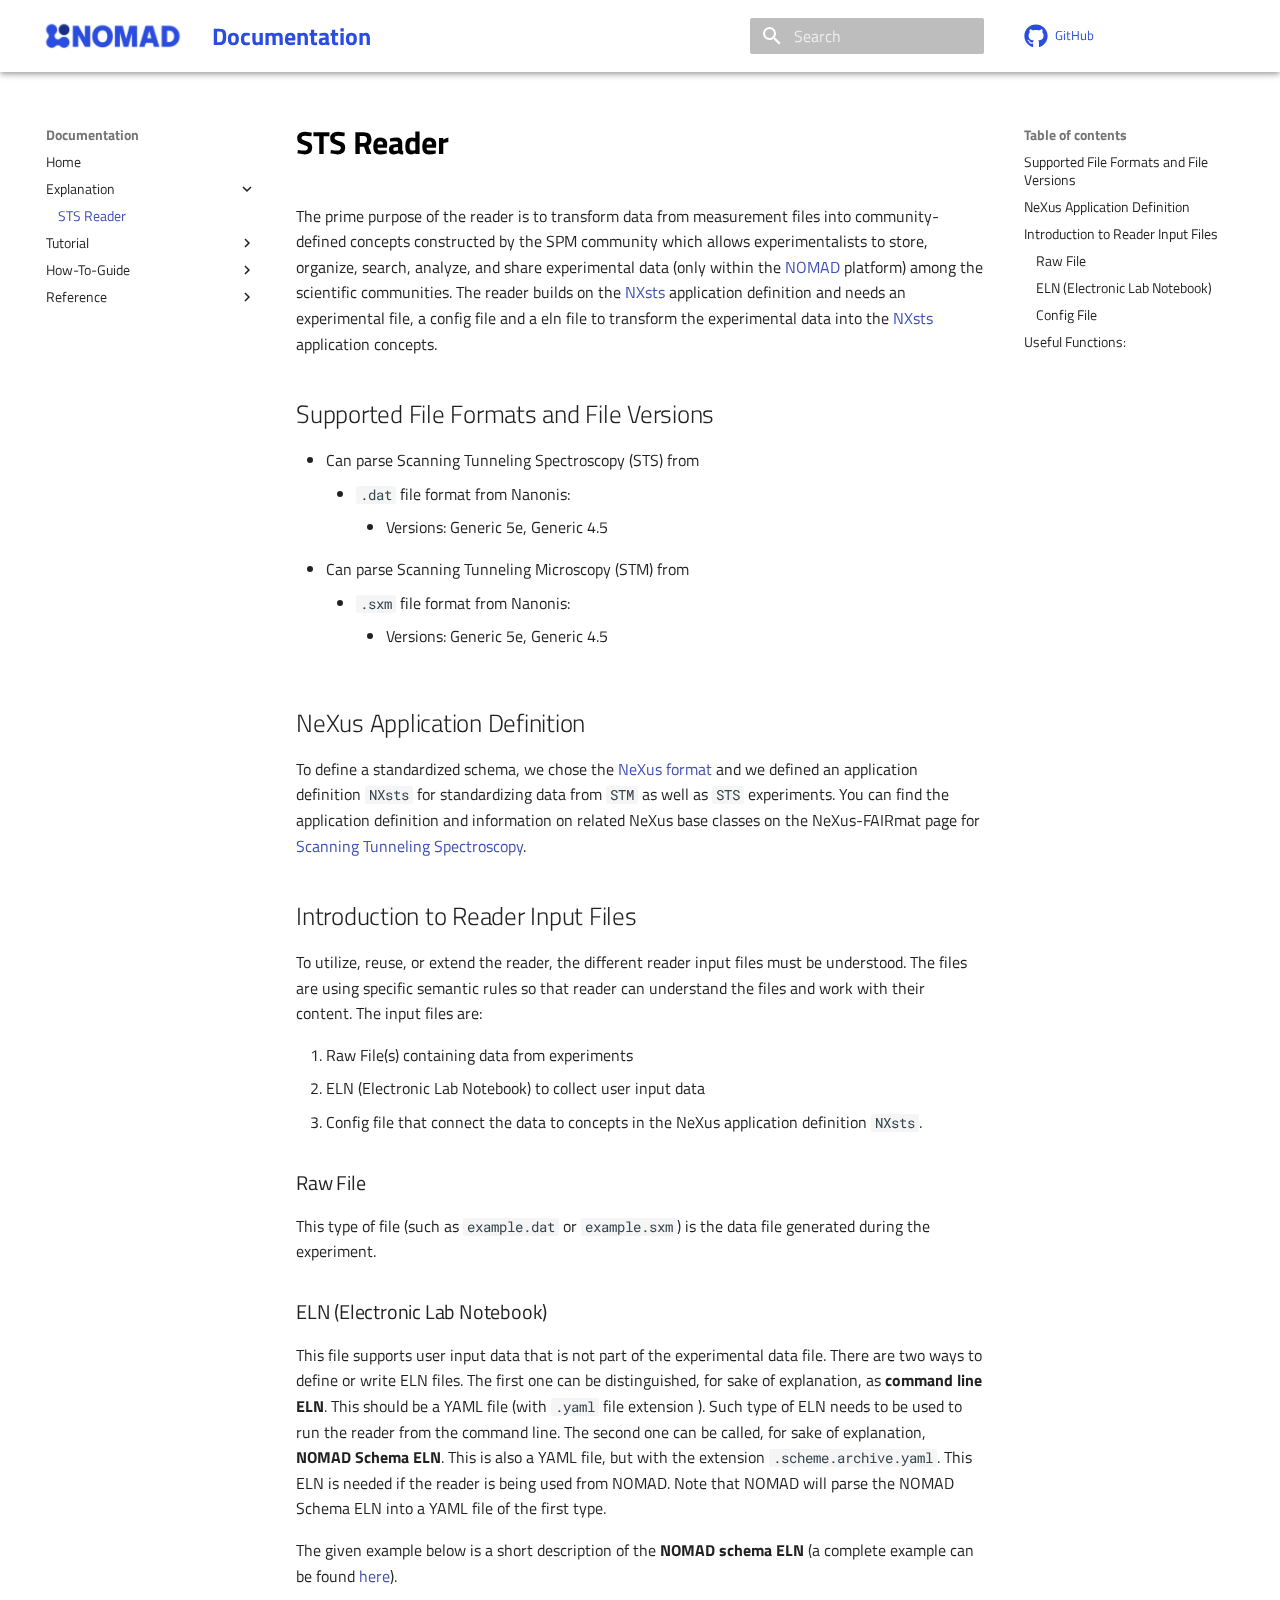
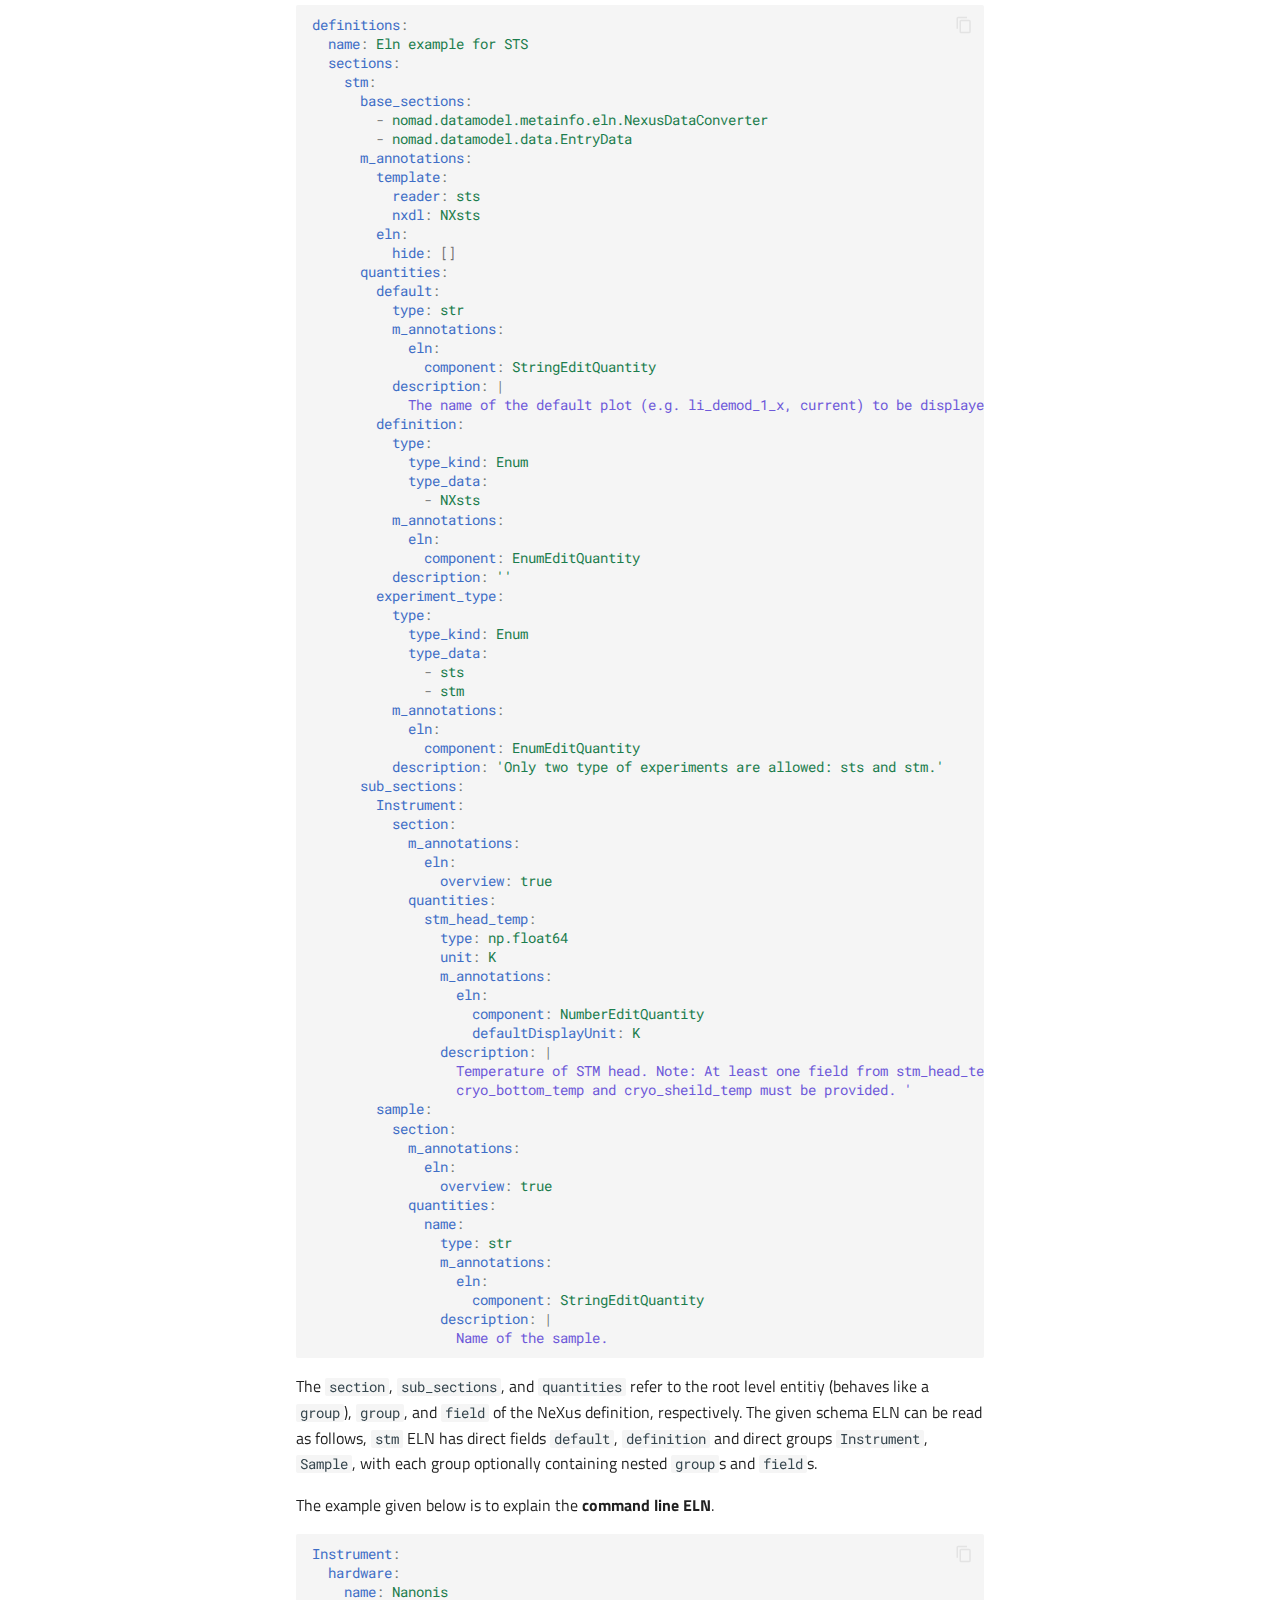
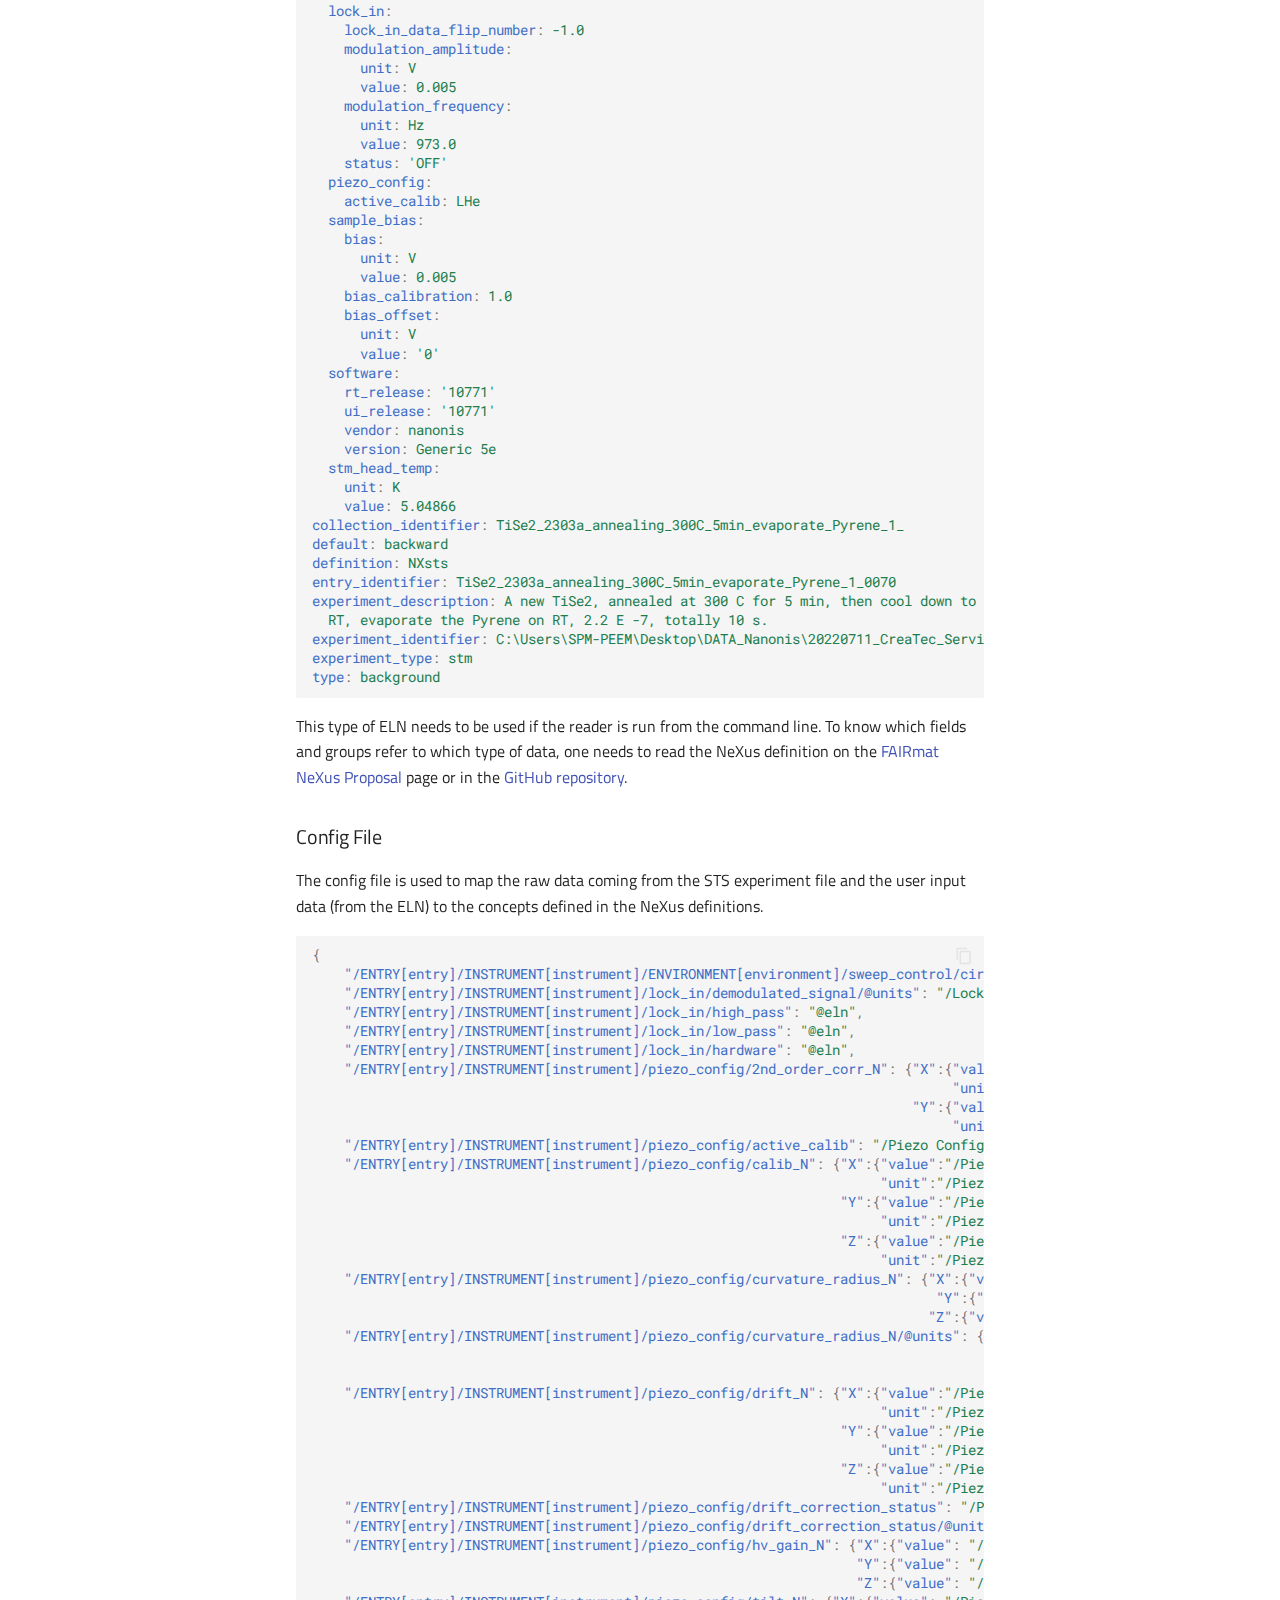
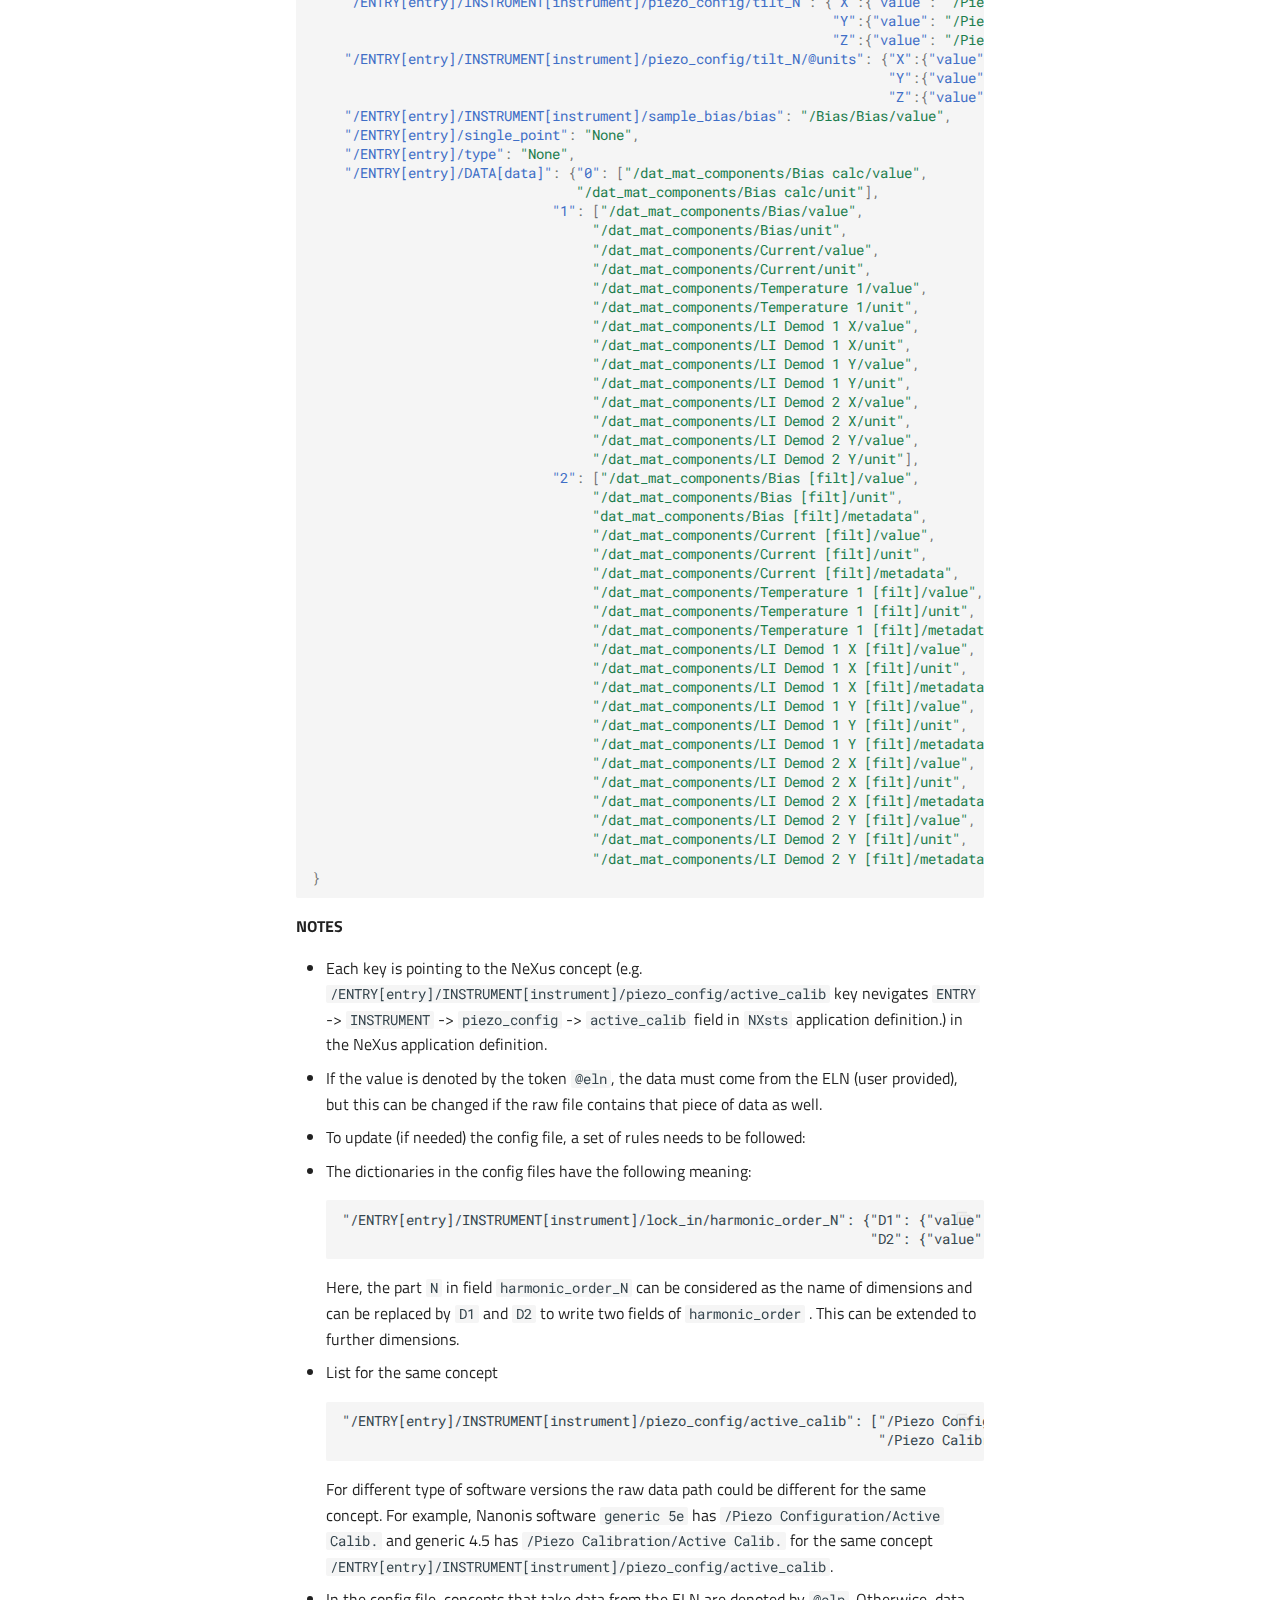
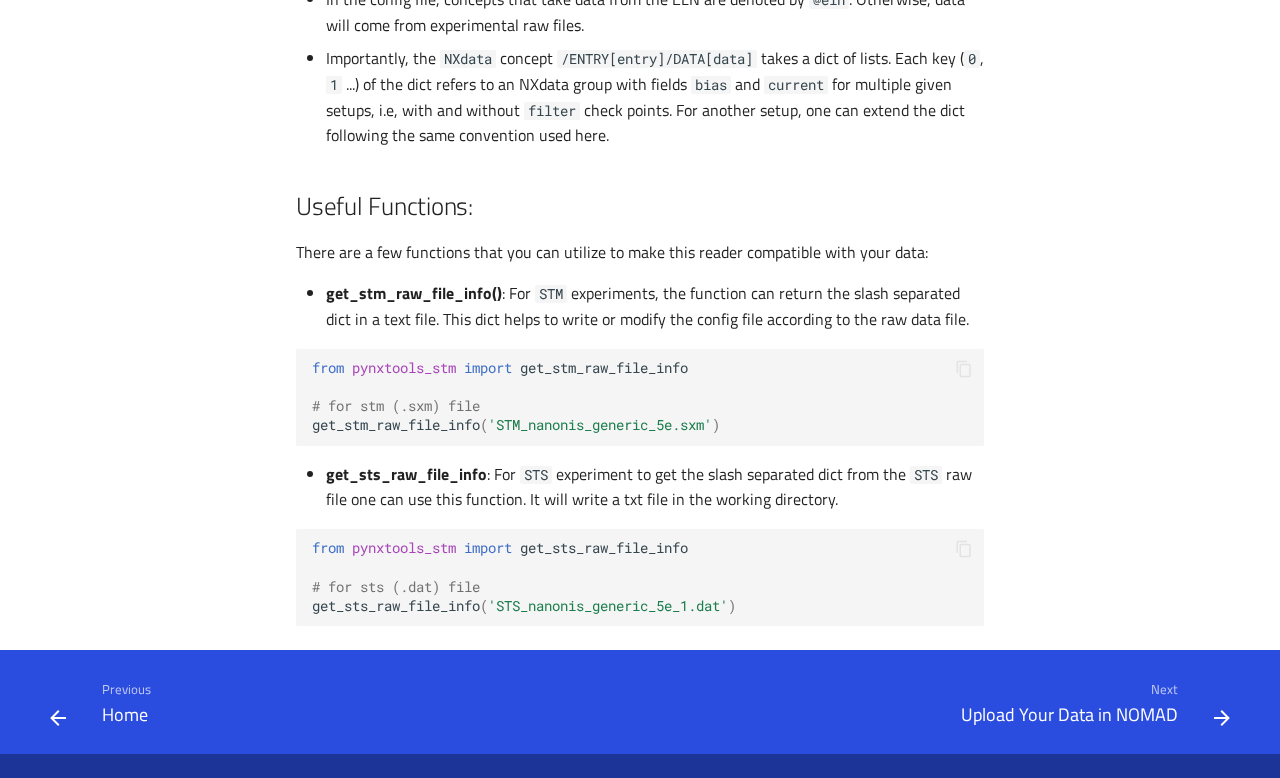
<file: explanation/reader-explanation.html>
<!doctype html>
<html lang="en" class="no-js">
  <head>
    
      <meta charset="utf-8">
      <meta name="viewport" content="width=device-width,initial-scale=1">
      
        <meta name="description" content="The documentation for NOMAD.
">
      
      
        <meta name="author" content="The NOMAD Authors">
      
      
        <link rel="canonical" href="https://nomad-lab.eu/prod/v1/docs/index.html/explanation/reader-explanation.html">
      
      
        <link rel="prev" href="../index.html">
      
      
        <link rel="next" href="../tutorial/nomad-tutorial.html">
      
      
      <link rel="icon" href="../assets/favicon.png">
      <meta name="generator" content="mkdocs-1.6.1, mkdocs-material-9.5.47">
    
    
      
        <title>STS Reader - Documentation</title>
      
    
    
      <link rel="stylesheet" href="../assets/stylesheets/main.6f8fc17f.min.css">
      
      


    
    
      
    
    
      
        
        
        <link rel="preconnect" href="https://fonts.gstatic.com" crossorigin>
        <link rel="stylesheet" href="https://fonts.googleapis.com/css?family=Titillium+Web:300,300i,400,400i,700,700i%7CRoboto+Mono:400,400i,700,700i&display=fallback">
        <style>:root{--md-text-font:"Titillium Web";--md-code-font:"Roboto Mono"}</style>
      
    
    
      <link rel="stylesheet" href="../stylesheets/extra.css">
    
    <script>__md_scope=new URL("..",location),__md_hash=e=>[...e].reduce(((e,_)=>(e<<5)-e+_.charCodeAt(0)),0),__md_get=(e,_=localStorage,t=__md_scope)=>JSON.parse(_.getItem(t.pathname+"."+e)),__md_set=(e,_,t=localStorage,a=__md_scope)=>{try{t.setItem(a.pathname+"."+e,JSON.stringify(_))}catch(e){}}</script>
    
      

    
    
    
  </head>
  
  
    <body dir="ltr">
  
    
    <input class="md-toggle" data-md-toggle="drawer" type="checkbox" id="__drawer" autocomplete="off">
    <input class="md-toggle" data-md-toggle="search" type="checkbox" id="__search" autocomplete="off">
    <label class="md-overlay" for="__drawer"></label>
    <div data-md-component="skip">
      
        
        <a href="#sts-reader" class="md-skip">
          Skip to content
        </a>
      
    </div>
    <div data-md-component="announce">
      
    </div>
    
    
      

  

<header class="md-header md-header--shadow" data-md-component="header">
  <nav class="md-header__inner md-grid" aria-label="Header">
    <a href="https://nomad-lab.eu" title="Documentation" class="md-header__button md-logo" aria-label="Documentation" data-md-component="logo">
      
  <img src="../assets/nomad-logo.png" alt="logo">

    </a>
    <label class="md-header__button md-icon" for="__drawer">
      
      <svg xmlns="http://www.w3.org/2000/svg" viewBox="0 0 24 24"><path d="M3 6h18v2H3zm0 5h18v2H3zm0 5h18v2H3z"/></svg>
    </label>
    <div class="md-header__title" data-md-component="header-title">
      <div class="md-header__ellipsis">
        <div class="md-header__topic">
          <span class="md-ellipsis">
            Documentation
          </span>
        </div>
        <div class="md-header__topic" data-md-component="header-topic">
          <span class="md-ellipsis">
            
              STS Reader
            
          </span>
        </div>
      </div>
    </div>
    
    
      <script>var palette=__md_get("__palette");if(palette&&palette.color){if("(prefers-color-scheme)"===palette.color.media){var media=matchMedia("(prefers-color-scheme: light)"),input=document.querySelector(media.matches?"[data-md-color-media='(prefers-color-scheme: light)']":"[data-md-color-media='(prefers-color-scheme: dark)']");palette.color.media=input.getAttribute("data-md-color-media"),palette.color.scheme=input.getAttribute("data-md-color-scheme"),palette.color.primary=input.getAttribute("data-md-color-primary"),palette.color.accent=input.getAttribute("data-md-color-accent")}for(var[key,value]of Object.entries(palette.color))document.body.setAttribute("data-md-color-"+key,value)}</script>
    
    
    
      <label class="md-header__button md-icon" for="__search">
        
        <svg xmlns="http://www.w3.org/2000/svg" viewBox="0 0 24 24"><path d="M9.5 3A6.5 6.5 0 0 1 16 9.5c0 1.61-.59 3.09-1.56 4.23l.27.27h.79l5 5-1.5 1.5-5-5v-.79l-.27-.27A6.52 6.52 0 0 1 9.5 16 6.5 6.5 0 0 1 3 9.5 6.5 6.5 0 0 1 9.5 3m0 2C7 5 5 7 5 9.5S7 14 9.5 14 14 12 14 9.5 12 5 9.5 5"/></svg>
      </label>
      <div class="md-search" data-md-component="search" role="dialog">
  <label class="md-search__overlay" for="__search"></label>
  <div class="md-search__inner" role="search">
    <form class="md-search__form" name="search">
      <input type="text" class="md-search__input" name="query" aria-label="Search" placeholder="Search" autocapitalize="off" autocorrect="off" autocomplete="off" spellcheck="false" data-md-component="search-query" required>
      <label class="md-search__icon md-icon" for="__search">
        
        <svg xmlns="http://www.w3.org/2000/svg" viewBox="0 0 24 24"><path d="M9.5 3A6.5 6.5 0 0 1 16 9.5c0 1.61-.59 3.09-1.56 4.23l.27.27h.79l5 5-1.5 1.5-5-5v-.79l-.27-.27A6.52 6.52 0 0 1 9.5 16 6.5 6.5 0 0 1 3 9.5 6.5 6.5 0 0 1 9.5 3m0 2C7 5 5 7 5 9.5S7 14 9.5 14 14 12 14 9.5 12 5 9.5 5"/></svg>
        
        <svg xmlns="http://www.w3.org/2000/svg" viewBox="0 0 24 24"><path d="M20 11v2H8l5.5 5.5-1.42 1.42L4.16 12l7.92-7.92L13.5 5.5 8 11z"/></svg>
      </label>
      <nav class="md-search__options" aria-label="Search">
        
        <button type="reset" class="md-search__icon md-icon" title="Clear" aria-label="Clear" tabindex="-1">
          
          <svg xmlns="http://www.w3.org/2000/svg" viewBox="0 0 24 24"><path d="M19 6.41 17.59 5 12 10.59 6.41 5 5 6.41 10.59 12 5 17.59 6.41 19 12 13.41 17.59 19 19 17.59 13.41 12z"/></svg>
        </button>
      </nav>
      
    </form>
    <div class="md-search__output">
      <div class="md-search__scrollwrap" tabindex="0" data-md-scrollfix>
        <div class="md-search-result" data-md-component="search-result">
          <div class="md-search-result__meta">
            Initializing search
          </div>
          <ol class="md-search-result__list" role="presentation"></ol>
        </div>
      </div>
    </div>
  </div>
</div>
    
    
      <div class="md-header__source">
        <a href="https://github.com/FAIRmat-NFDI/pynxtools-stm" title="Go to repository" class="md-source" data-md-component="source">
  <div class="md-source__icon md-icon">
    
    <svg xmlns="http://www.w3.org/2000/svg" viewBox="0 0 496 512"><!--! Font Awesome Free 6.7.1 by @fontawesome - https://fontawesome.com License - https://fontawesome.com/license/free (Icons: CC BY 4.0, Fonts: SIL OFL 1.1, Code: MIT License) Copyright 2024 Fonticons, Inc.--><path d="M165.9 397.4c0 2-2.3 3.6-5.2 3.6-3.3.3-5.6-1.3-5.6-3.6 0-2 2.3-3.6 5.2-3.6 3-.3 5.6 1.3 5.6 3.6m-31.1-4.5c-.7 2 1.3 4.3 4.3 4.9 2.6 1 5.6 0 6.2-2s-1.3-4.3-4.3-5.2c-2.6-.7-5.5.3-6.2 2.3m44.2-1.7c-2.9.7-4.9 2.6-4.6 4.9.3 2 2.9 3.3 5.9 2.6 2.9-.7 4.9-2.6 4.6-4.6-.3-1.9-3-3.2-5.9-2.9M244.8 8C106.1 8 0 113.3 0 252c0 110.9 69.8 205.8 169.5 239.2 12.8 2.3 17.3-5.6 17.3-12.1 0-6.2-.3-40.4-.3-61.4 0 0-70 15-84.7-29.8 0 0-11.4-29.1-27.8-36.6 0 0-22.9-15.7 1.6-15.4 0 0 24.9 2 38.6 25.8 21.9 38.6 58.6 27.5 72.9 20.9 2.3-16 8.8-27.1 16-33.7-55.9-6.2-112.3-14.3-112.3-110.5 0-27.5 7.6-41.3 23.6-58.9-2.6-6.5-11.1-33.3 2.6-67.9 20.9-6.5 69 27 69 27 20-5.6 41.5-8.5 62.8-8.5s42.8 2.9 62.8 8.5c0 0 48.1-33.6 69-27 13.7 34.7 5.2 61.4 2.6 67.9 16 17.7 25.8 31.5 25.8 58.9 0 96.5-58.9 104.2-114.8 110.5 9.2 7.9 17 22.9 17 46.4 0 33.7-.3 75.4-.3 83.6 0 6.5 4.6 14.4 17.3 12.1C428.2 457.8 496 362.9 496 252 496 113.3 383.5 8 244.8 8M97.2 352.9c-1.3 1-1 3.3.7 5.2 1.6 1.6 3.9 2.3 5.2 1 1.3-1 1-3.3-.7-5.2-1.6-1.6-3.9-2.3-5.2-1m-10.8-8.1c-.7 1.3.3 2.9 2.3 3.9 1.6 1 3.6.7 4.3-.7.7-1.3-.3-2.9-2.3-3.9-2-.6-3.6-.3-4.3.7m32.4 35.6c-1.6 1.3-1 4.3 1.3 6.2 2.3 2.3 5.2 2.6 6.5 1 1.3-1.3.7-4.3-1.3-6.2-2.2-2.3-5.2-2.6-6.5-1m-11.4-14.7c-1.6 1-1.6 3.6 0 5.9s4.3 3.3 5.6 2.3c1.6-1.3 1.6-3.9 0-6.2-1.4-2.3-4-3.3-5.6-2"/></svg>
  </div>
  <div class="md-source__repository">
    GitHub
  </div>
</a>
      </div>
    
  </nav>
  
</header>
    
    <div class="md-container" data-md-component="container">
      
      
        
          
        
      
      <main class="md-main" data-md-component="main">
        <div class="md-main__inner md-grid">
          
            
              
              <div class="md-sidebar md-sidebar--primary" data-md-component="sidebar" data-md-type="navigation" >
                <div class="md-sidebar__scrollwrap">
                  <div class="md-sidebar__inner">
                    



<nav class="md-nav md-nav--primary" aria-label="Navigation" data-md-level="0">
  <label class="md-nav__title" for="__drawer">
    <a href="https://nomad-lab.eu" title="Documentation" class="md-nav__button md-logo" aria-label="Documentation" data-md-component="logo">
      
  <img src="../assets/nomad-logo.png" alt="logo">

    </a>
    Documentation
  </label>
  
    <div class="md-nav__source">
      <a href="https://github.com/FAIRmat-NFDI/pynxtools-stm" title="Go to repository" class="md-source" data-md-component="source">
  <div class="md-source__icon md-icon">
    
    <svg xmlns="http://www.w3.org/2000/svg" viewBox="0 0 496 512"><!--! Font Awesome Free 6.7.1 by @fontawesome - https://fontawesome.com License - https://fontawesome.com/license/free (Icons: CC BY 4.0, Fonts: SIL OFL 1.1, Code: MIT License) Copyright 2024 Fonticons, Inc.--><path d="M165.9 397.4c0 2-2.3 3.6-5.2 3.6-3.3.3-5.6-1.3-5.6-3.6 0-2 2.3-3.6 5.2-3.6 3-.3 5.6 1.3 5.6 3.6m-31.1-4.5c-.7 2 1.3 4.3 4.3 4.9 2.6 1 5.6 0 6.2-2s-1.3-4.3-4.3-5.2c-2.6-.7-5.5.3-6.2 2.3m44.2-1.7c-2.9.7-4.9 2.6-4.6 4.9.3 2 2.9 3.3 5.9 2.6 2.9-.7 4.9-2.6 4.6-4.6-.3-1.9-3-3.2-5.9-2.9M244.8 8C106.1 8 0 113.3 0 252c0 110.9 69.8 205.8 169.5 239.2 12.8 2.3 17.3-5.6 17.3-12.1 0-6.2-.3-40.4-.3-61.4 0 0-70 15-84.7-29.8 0 0-11.4-29.1-27.8-36.6 0 0-22.9-15.7 1.6-15.4 0 0 24.9 2 38.6 25.8 21.9 38.6 58.6 27.5 72.9 20.9 2.3-16 8.8-27.1 16-33.7-55.9-6.2-112.3-14.3-112.3-110.5 0-27.5 7.6-41.3 23.6-58.9-2.6-6.5-11.1-33.3 2.6-67.9 20.9-6.5 69 27 69 27 20-5.6 41.5-8.5 62.8-8.5s42.8 2.9 62.8 8.5c0 0 48.1-33.6 69-27 13.7 34.7 5.2 61.4 2.6 67.9 16 17.7 25.8 31.5 25.8 58.9 0 96.5-58.9 104.2-114.8 110.5 9.2 7.9 17 22.9 17 46.4 0 33.7-.3 75.4-.3 83.6 0 6.5 4.6 14.4 17.3 12.1C428.2 457.8 496 362.9 496 252 496 113.3 383.5 8 244.8 8M97.2 352.9c-1.3 1-1 3.3.7 5.2 1.6 1.6 3.9 2.3 5.2 1 1.3-1 1-3.3-.7-5.2-1.6-1.6-3.9-2.3-5.2-1m-10.8-8.1c-.7 1.3.3 2.9 2.3 3.9 1.6 1 3.6.7 4.3-.7.7-1.3-.3-2.9-2.3-3.9-2-.6-3.6-.3-4.3.7m32.4 35.6c-1.6 1.3-1 4.3 1.3 6.2 2.3 2.3 5.2 2.6 6.5 1 1.3-1.3.7-4.3-1.3-6.2-2.2-2.3-5.2-2.6-6.5-1m-11.4-14.7c-1.6 1-1.6 3.6 0 5.9s4.3 3.3 5.6 2.3c1.6-1.3 1.6-3.9 0-6.2-1.4-2.3-4-3.3-5.6-2"/></svg>
  </div>
  <div class="md-source__repository">
    GitHub
  </div>
</a>
    </div>
  
  <ul class="md-nav__list" data-md-scrollfix>
    
      
      
  
  
  
  
    <li class="md-nav__item">
      <a href="../index.html" class="md-nav__link">
        
  
  <span class="md-ellipsis">
    Home
  </span>
  

      </a>
    </li>
  

    
      
      
  
  
    
  
  
  
    
    
    
    
    <li class="md-nav__item md-nav__item--active md-nav__item--nested">
      
        
        
        <input class="md-nav__toggle md-toggle " type="checkbox" id="__nav_2" checked>
        
          
          <label class="md-nav__link" for="__nav_2" id="__nav_2_label" tabindex="0">
            
  
  <span class="md-ellipsis">
    Explanation
  </span>
  

            <span class="md-nav__icon md-icon"></span>
          </label>
        
        <nav class="md-nav" data-md-level="1" aria-labelledby="__nav_2_label" aria-expanded="true">
          <label class="md-nav__title" for="__nav_2">
            <span class="md-nav__icon md-icon"></span>
            Explanation
          </label>
          <ul class="md-nav__list" data-md-scrollfix>
            
              
                
  
  
    
  
  
  
    <li class="md-nav__item md-nav__item--active">
      
      <input class="md-nav__toggle md-toggle" type="checkbox" id="__toc">
      
      
        
      
      
        <label class="md-nav__link md-nav__link--active" for="__toc">
          
  
  <span class="md-ellipsis">
    STS Reader
  </span>
  

          <span class="md-nav__icon md-icon"></span>
        </label>
      
      <a href="reader-explanation.html" class="md-nav__link md-nav__link--active">
        
  
  <span class="md-ellipsis">
    STS Reader
  </span>
  

      </a>
      
        

<nav class="md-nav md-nav--secondary" aria-label="Table of contents">
  
  
  
    
  
  
    <label class="md-nav__title" for="__toc">
      <span class="md-nav__icon md-icon"></span>
      Table of contents
    </label>
    <ul class="md-nav__list" data-md-component="toc" data-md-scrollfix>
      
        <li class="md-nav__item">
  <a href="#supported-file-formats-and-file-versions" class="md-nav__link">
    <span class="md-ellipsis">
      Supported File Formats and File Versions
    </span>
  </a>
  
</li>
      
        <li class="md-nav__item">
  <a href="#nexus-application-definition" class="md-nav__link">
    <span class="md-ellipsis">
      NeXus Application Definition
    </span>
  </a>
  
</li>
      
        <li class="md-nav__item">
  <a href="#introduction-to-reader-input-files" class="md-nav__link">
    <span class="md-ellipsis">
      Introduction to Reader Input Files
    </span>
  </a>
  
    <nav class="md-nav" aria-label="Introduction to Reader Input Files">
      <ul class="md-nav__list">
        
          <li class="md-nav__item">
  <a href="#raw-file" class="md-nav__link">
    <span class="md-ellipsis">
      Raw File
    </span>
  </a>
  
</li>
        
          <li class="md-nav__item">
  <a href="#eln-electronic-lab-notebook" class="md-nav__link">
    <span class="md-ellipsis">
      ELN (Electronic Lab Notebook)
    </span>
  </a>
  
</li>
        
          <li class="md-nav__item">
  <a href="#config-file" class="md-nav__link">
    <span class="md-ellipsis">
      Config File
    </span>
  </a>
  
</li>
        
      </ul>
    </nav>
  
</li>
      
        <li class="md-nav__item">
  <a href="#useful-functions" class="md-nav__link">
    <span class="md-ellipsis">
      Useful Functions:
    </span>
  </a>
  
</li>
      
    </ul>
  
</nav>
      
    </li>
  

              
            
          </ul>
        </nav>
      
    </li>
  

    
      
      
  
  
  
  
    
    
    
    
    <li class="md-nav__item md-nav__item--nested">
      
        
        
        <input class="md-nav__toggle md-toggle " type="checkbox" id="__nav_3" >
        
          
          <label class="md-nav__link" for="__nav_3" id="__nav_3_label" tabindex="0">
            
  
  <span class="md-ellipsis">
    Tutorial
  </span>
  

            <span class="md-nav__icon md-icon"></span>
          </label>
        
        <nav class="md-nav" data-md-level="1" aria-labelledby="__nav_3_label" aria-expanded="false">
          <label class="md-nav__title" for="__nav_3">
            <span class="md-nav__icon md-icon"></span>
            Tutorial
          </label>
          <ul class="md-nav__list" data-md-scrollfix>
            
              
                
  
  
  
  
    <li class="md-nav__item">
      <a href="../tutorial/nomad-tutorial.html" class="md-nav__link">
        
  
  <span class="md-ellipsis">
    Upload Your Data in NOMAD
  </span>
  

      </a>
    </li>
  

              
            
              
                
  
  
  
  
    <li class="md-nav__item">
      <a href="../tutorial/reader-tutorial.html" class="md-nav__link">
        
  
  <span class="md-ellipsis">
    Know More About Reader
  </span>
  

      </a>
    </li>
  

              
            
          </ul>
        </nav>
      
    </li>
  

    
      
      
  
  
  
  
    
    
    
    
    <li class="md-nav__item md-nav__item--nested">
      
        
        
        <input class="md-nav__toggle md-toggle " type="checkbox" id="__nav_4" >
        
          
          <label class="md-nav__link" for="__nav_4" id="__nav_4_label" tabindex="0">
            
  
  <span class="md-ellipsis">
    How-To-Guide
  </span>
  

            <span class="md-nav__icon md-icon"></span>
          </label>
        
        <nav class="md-nav" data-md-level="1" aria-labelledby="__nav_4_label" aria-expanded="false">
          <label class="md-nav__title" for="__nav_4">
            <span class="md-nav__icon md-icon"></span>
            How-To-Guide
          </label>
          <ul class="md-nav__list" data-md-scrollfix>
            
              
                
  
  
  
  
    <li class="md-nav__item">
      <a href="../how-to-guides/how-to-interact-with-reader.html" class="md-nav__link">
        
  
  <span class="md-ellipsis">
    How to Use the STM Reader
  </span>
  

      </a>
    </li>
  

              
            
          </ul>
        </nav>
      
    </li>
  

    
      
      
  
  
  
  
    
    
    
    
    <li class="md-nav__item md-nav__item--nested">
      
        
        
        <input class="md-nav__toggle md-toggle " type="checkbox" id="__nav_5" >
        
          
          <label class="md-nav__link" for="__nav_5" id="__nav_5_label" tabindex="0">
            
  
  <span class="md-ellipsis">
    Reference
  </span>
  

            <span class="md-nav__icon md-icon"></span>
          </label>
        
        <nav class="md-nav" data-md-level="1" aria-labelledby="__nav_5_label" aria-expanded="false">
          <label class="md-nav__title" for="__nav_5">
            <span class="md-nav__icon md-icon"></span>
            Reference
          </label>
          <ul class="md-nav__list" data-md-scrollfix>
            
              
                
  
  
  
  
    <li class="md-nav__item">
      <a href="../reference/reference.html" class="md-nav__link">
        
  
  <span class="md-ellipsis">
    References
  </span>
  

      </a>
    </li>
  

              
            
          </ul>
        </nav>
      
    </li>
  

    
  </ul>
</nav>
                  </div>
                </div>
              </div>
            
            
              
              <div class="md-sidebar md-sidebar--secondary" data-md-component="sidebar" data-md-type="toc" >
                <div class="md-sidebar__scrollwrap">
                  <div class="md-sidebar__inner">
                    

<nav class="md-nav md-nav--secondary" aria-label="Table of contents">
  
  
  
    
  
  
    <label class="md-nav__title" for="__toc">
      <span class="md-nav__icon md-icon"></span>
      Table of contents
    </label>
    <ul class="md-nav__list" data-md-component="toc" data-md-scrollfix>
      
        <li class="md-nav__item">
  <a href="#supported-file-formats-and-file-versions" class="md-nav__link">
    <span class="md-ellipsis">
      Supported File Formats and File Versions
    </span>
  </a>
  
</li>
      
        <li class="md-nav__item">
  <a href="#nexus-application-definition" class="md-nav__link">
    <span class="md-ellipsis">
      NeXus Application Definition
    </span>
  </a>
  
</li>
      
        <li class="md-nav__item">
  <a href="#introduction-to-reader-input-files" class="md-nav__link">
    <span class="md-ellipsis">
      Introduction to Reader Input Files
    </span>
  </a>
  
    <nav class="md-nav" aria-label="Introduction to Reader Input Files">
      <ul class="md-nav__list">
        
          <li class="md-nav__item">
  <a href="#raw-file" class="md-nav__link">
    <span class="md-ellipsis">
      Raw File
    </span>
  </a>
  
</li>
        
          <li class="md-nav__item">
  <a href="#eln-electronic-lab-notebook" class="md-nav__link">
    <span class="md-ellipsis">
      ELN (Electronic Lab Notebook)
    </span>
  </a>
  
</li>
        
          <li class="md-nav__item">
  <a href="#config-file" class="md-nav__link">
    <span class="md-ellipsis">
      Config File
    </span>
  </a>
  
</li>
        
      </ul>
    </nav>
  
</li>
      
        <li class="md-nav__item">
  <a href="#useful-functions" class="md-nav__link">
    <span class="md-ellipsis">
      Useful Functions:
    </span>
  </a>
  
</li>
      
    </ul>
  
</nav>
                  </div>
                </div>
              </div>
            
          
          
            <div class="md-content" data-md-component="content">
              <article class="md-content__inner md-typeset">
                
                  


<h1 id="sts-reader">STS Reader<a class="headerlink" href="#sts-reader" title="Permanent link">&para;</a></h1>
<p>The prime purpose of the reader is to transform data from measurement files into community-defined concepts constructed by the SPM community which allows experimentalists to store, organize, search, analyze, and share experimental data (only within the <a href="https://nomad-lab.eu/nomad-lab/">NOMAD</a> platform) among the scientific communities. The reader builds on the <a href="https://github.com/FAIRmat-NFDI/nexus_definitions/blob/fairmat/contributed_definitions/NXsts.nxdl.xml">NXsts</a> application definition and needs an experimental file, a config file and a eln file to transform the experimental data into the <a href="https://github.com/FAIRmat-NFDI/nexus_definitions/blob/fairmat/contributed_definitions/NXsts.nxdl.xml">NXsts</a> application concepts. </p>
<h2 id="supported-file-formats-and-file-versions">Supported File Formats and File Versions<a class="headerlink" href="#supported-file-formats-and-file-versions" title="Permanent link">&para;</a></h2>
<ul>
<li>Can parse Scanning Tunneling Spectroscopy (STS) from<ul>
<li><code>.dat</code> file format from Nanonis: <ul>
<li>Versions: Generic 5e, Generic 4.5</li>
</ul>
</li>
</ul>
</li>
<li>Can parse Scanning Tunneling Microscopy (STM) from<ul>
<li><code>.sxm</code> file format from Nanonis: <ul>
<li>Versions: Generic 5e, Generic 4.5</li>
</ul>
</li>
</ul>
</li>
</ul>
<h2 id="nexus-application-definition">NeXus Application Definition<a class="headerlink" href="#nexus-application-definition" title="Permanent link">&para;</a></h2>
<p>To define a standardized schema, we chose the <a href="https://www.nexusformat.org/">NeXus format</a> and we defined an application definition <code>NXsts</code> for standardizing data from <code>STM</code> as well as <code>STS</code> experiments. You can find the application definition and information on related NeXus base classes on the NeXus-FAIRmat page for <a href="https://fairmat-nfdi.github.io/nexus_definitions/sts-structure.html">Scanning Tunneling Spectroscopy</a>.</p>
<h2 id="introduction-to-reader-input-files">Introduction to Reader Input Files<a class="headerlink" href="#introduction-to-reader-input-files" title="Permanent link">&para;</a></h2>
<p>To utilize, reuse, or extend the reader, the different reader input files must be understood. The files are using specific semantic rules so that reader can understand the files and work with their content.
The input files are:</p>
<ol>
<li>Raw File(s) containing data from experiments</li>
<li>ELN (Electronic Lab Notebook) to collect user input data</li>
<li>Config file that connect the data to concepts in the NeXus application definition <code>NXsts</code>.</li>
</ol>
<h3 id="raw-file">Raw File<a class="headerlink" href="#raw-file" title="Permanent link">&para;</a></h3>
<p>This type of file (such as <code>example.dat</code> or <code>example.sxm</code>) is the data file generated during the experiment. </p>
<h3 id="eln-electronic-lab-notebook">ELN (Electronic Lab Notebook)<a class="headerlink" href="#eln-electronic-lab-notebook" title="Permanent link">&para;</a></h3>
<p>This file supports user input data that is not part of the experimental data file. There are two ways to define or write ELN files. The first one can be distinguished, for sake of explanation, as <strong>command line ELN</strong>. This should be a YAML file (with <code>.yaml</code> file extension ). Such type of ELN needs to be used to run the reader from the command line. The second one can be called, for sake of explanation, <strong>NOMAD Schema ELN</strong>. This is also a YAML file, but with the extension <code>.scheme.archive.yaml</code>. This ELN is needed if the reader is being used from NOMAD. Note that NOMAD will parse the NOMAD Schema ELN into a YAML file of the first type.</p>
<p>The given example below is a short description of the <strong>NOMAD schema ELN</strong> (a complete example can be found <a href="https://gitlab.mpcdf.mpg.de/nomad-lab/nomad-remote-tools-hub/-/blob/develop/docker/sts/example/sts_example/STS.scheme.archive.yaml?ref_type=heads">here</a>).
<div class="highlight"><pre><span></span><code><a id="__codelineno-0-1" name="__codelineno-0-1" href="#__codelineno-0-1"></a><span class="nt">definitions</span><span class="p">:</span>
<a id="__codelineno-0-2" name="__codelineno-0-2" href="#__codelineno-0-2"></a><span class="w">  </span><span class="nt">name</span><span class="p">:</span><span class="w"> </span><span class="l l-Scalar l-Scalar-Plain">Eln example for STS</span>
<a id="__codelineno-0-3" name="__codelineno-0-3" href="#__codelineno-0-3"></a><span class="w">  </span><span class="nt">sections</span><span class="p">:</span>
<a id="__codelineno-0-4" name="__codelineno-0-4" href="#__codelineno-0-4"></a><span class="w">    </span><span class="nt">stm</span><span class="p">:</span>
<a id="__codelineno-0-5" name="__codelineno-0-5" href="#__codelineno-0-5"></a><span class="w">      </span><span class="nt">base_sections</span><span class="p">:</span>
<a id="__codelineno-0-6" name="__codelineno-0-6" href="#__codelineno-0-6"></a><span class="w">        </span><span class="p p-Indicator">-</span><span class="w"> </span><span class="l l-Scalar l-Scalar-Plain">nomad.datamodel.metainfo.eln.NexusDataConverter</span>
<a id="__codelineno-0-7" name="__codelineno-0-7" href="#__codelineno-0-7"></a><span class="w">        </span><span class="p p-Indicator">-</span><span class="w"> </span><span class="l l-Scalar l-Scalar-Plain">nomad.datamodel.data.EntryData</span>
<a id="__codelineno-0-8" name="__codelineno-0-8" href="#__codelineno-0-8"></a><span class="w">      </span><span class="nt">m_annotations</span><span class="p">:</span>
<a id="__codelineno-0-9" name="__codelineno-0-9" href="#__codelineno-0-9"></a><span class="w">        </span><span class="nt">template</span><span class="p">:</span>
<a id="__codelineno-0-10" name="__codelineno-0-10" href="#__codelineno-0-10"></a><span class="w">          </span><span class="nt">reader</span><span class="p">:</span><span class="w"> </span><span class="l l-Scalar l-Scalar-Plain">sts</span>
<a id="__codelineno-0-11" name="__codelineno-0-11" href="#__codelineno-0-11"></a><span class="w">          </span><span class="nt">nxdl</span><span class="p">:</span><span class="w"> </span><span class="l l-Scalar l-Scalar-Plain">NXsts</span>
<a id="__codelineno-0-12" name="__codelineno-0-12" href="#__codelineno-0-12"></a><span class="w">        </span><span class="nt">eln</span><span class="p">:</span>
<a id="__codelineno-0-13" name="__codelineno-0-13" href="#__codelineno-0-13"></a><span class="w">          </span><span class="nt">hide</span><span class="p">:</span><span class="w"> </span><span class="p p-Indicator">[]</span>
<a id="__codelineno-0-14" name="__codelineno-0-14" href="#__codelineno-0-14"></a><span class="w">      </span><span class="nt">quantities</span><span class="p">:</span>
<a id="__codelineno-0-15" name="__codelineno-0-15" href="#__codelineno-0-15"></a><span class="w">        </span><span class="nt">default</span><span class="p">:</span>
<a id="__codelineno-0-16" name="__codelineno-0-16" href="#__codelineno-0-16"></a><span class="w">          </span><span class="nt">type</span><span class="p">:</span><span class="w"> </span><span class="l l-Scalar l-Scalar-Plain">str</span>
<a id="__codelineno-0-17" name="__codelineno-0-17" href="#__codelineno-0-17"></a><span class="w">          </span><span class="nt">m_annotations</span><span class="p">:</span>
<a id="__codelineno-0-18" name="__codelineno-0-18" href="#__codelineno-0-18"></a><span class="w">            </span><span class="nt">eln</span><span class="p">:</span>
<a id="__codelineno-0-19" name="__codelineno-0-19" href="#__codelineno-0-19"></a><span class="w">              </span><span class="nt">component</span><span class="p">:</span><span class="w"> </span><span class="l l-Scalar l-Scalar-Plain">StringEditQuantity</span>
<a id="__codelineno-0-20" name="__codelineno-0-20" href="#__codelineno-0-20"></a><span class="w">          </span><span class="nt">description</span><span class="p">:</span><span class="w"> </span><span class="p p-Indicator">|</span>
<a id="__codelineno-0-21" name="__codelineno-0-21" href="#__codelineno-0-21"></a><span class="w">            </span><span class="no">The name of the default plot (e.g. li_demod_1_x, current) to be displayed on the entry of NeXus file.</span>
<a id="__codelineno-0-22" name="__codelineno-0-22" href="#__codelineno-0-22"></a><span class="w">        </span><span class="nt">definition</span><span class="p">:</span>
<a id="__codelineno-0-23" name="__codelineno-0-23" href="#__codelineno-0-23"></a><span class="w">          </span><span class="nt">type</span><span class="p">:</span><span class="w"> </span>
<a id="__codelineno-0-24" name="__codelineno-0-24" href="#__codelineno-0-24"></a><span class="w">            </span><span class="nt">type_kind</span><span class="p">:</span><span class="w"> </span><span class="l l-Scalar l-Scalar-Plain">Enum</span>
<a id="__codelineno-0-25" name="__codelineno-0-25" href="#__codelineno-0-25"></a><span class="w">            </span><span class="nt">type_data</span><span class="p">:</span>
<a id="__codelineno-0-26" name="__codelineno-0-26" href="#__codelineno-0-26"></a><span class="w">              </span><span class="p p-Indicator">-</span><span class="w"> </span><span class="l l-Scalar l-Scalar-Plain">NXsts</span>
<a id="__codelineno-0-27" name="__codelineno-0-27" href="#__codelineno-0-27"></a><span class="w">          </span><span class="nt">m_annotations</span><span class="p">:</span>
<a id="__codelineno-0-28" name="__codelineno-0-28" href="#__codelineno-0-28"></a><span class="w">            </span><span class="nt">eln</span><span class="p">:</span>
<a id="__codelineno-0-29" name="__codelineno-0-29" href="#__codelineno-0-29"></a><span class="w">              </span><span class="nt">component</span><span class="p">:</span><span class="w"> </span><span class="l l-Scalar l-Scalar-Plain">EnumEditQuantity</span>
<a id="__codelineno-0-30" name="__codelineno-0-30" href="#__codelineno-0-30"></a><span class="w">          </span><span class="nt">description</span><span class="p">:</span><span class="w"> </span><span class="s">&#39;&#39;</span>
<a id="__codelineno-0-31" name="__codelineno-0-31" href="#__codelineno-0-31"></a><span class="w">        </span><span class="nt">experiment_type</span><span class="p">:</span>
<a id="__codelineno-0-32" name="__codelineno-0-32" href="#__codelineno-0-32"></a><span class="w">          </span><span class="nt">type</span><span class="p">:</span>
<a id="__codelineno-0-33" name="__codelineno-0-33" href="#__codelineno-0-33"></a><span class="w">            </span><span class="nt">type_kind</span><span class="p">:</span><span class="w"> </span><span class="l l-Scalar l-Scalar-Plain">Enum</span>
<a id="__codelineno-0-34" name="__codelineno-0-34" href="#__codelineno-0-34"></a><span class="w">            </span><span class="nt">type_data</span><span class="p">:</span>
<a id="__codelineno-0-35" name="__codelineno-0-35" href="#__codelineno-0-35"></a><span class="w">              </span><span class="p p-Indicator">-</span><span class="w"> </span><span class="l l-Scalar l-Scalar-Plain">sts</span>
<a id="__codelineno-0-36" name="__codelineno-0-36" href="#__codelineno-0-36"></a><span class="w">              </span><span class="p p-Indicator">-</span><span class="w"> </span><span class="l l-Scalar l-Scalar-Plain">stm</span>
<a id="__codelineno-0-37" name="__codelineno-0-37" href="#__codelineno-0-37"></a><span class="w">          </span><span class="nt">m_annotations</span><span class="p">:</span>
<a id="__codelineno-0-38" name="__codelineno-0-38" href="#__codelineno-0-38"></a><span class="w">            </span><span class="nt">eln</span><span class="p">:</span>
<a id="__codelineno-0-39" name="__codelineno-0-39" href="#__codelineno-0-39"></a><span class="w">              </span><span class="nt">component</span><span class="p">:</span><span class="w"> </span><span class="l l-Scalar l-Scalar-Plain">EnumEditQuantity</span>
<a id="__codelineno-0-40" name="__codelineno-0-40" href="#__codelineno-0-40"></a><span class="w">          </span><span class="nt">description</span><span class="p">:</span><span class="w"> </span><span class="s">&#39;Only</span><span class="nv"> </span><span class="s">two</span><span class="nv"> </span><span class="s">type</span><span class="nv"> </span><span class="s">of</span><span class="nv"> </span><span class="s">experiments</span><span class="nv"> </span><span class="s">are</span><span class="nv"> </span><span class="s">allowed:</span><span class="nv"> </span><span class="s">sts</span><span class="nv"> </span><span class="s">and</span><span class="nv"> </span><span class="s">stm.&#39;</span>
<a id="__codelineno-0-41" name="__codelineno-0-41" href="#__codelineno-0-41"></a><span class="w">      </span><span class="nt">sub_sections</span><span class="p">:</span>
<a id="__codelineno-0-42" name="__codelineno-0-42" href="#__codelineno-0-42"></a><span class="w">        </span><span class="nt">Instrument</span><span class="p">:</span>
<a id="__codelineno-0-43" name="__codelineno-0-43" href="#__codelineno-0-43"></a><span class="w">          </span><span class="nt">section</span><span class="p">:</span>
<a id="__codelineno-0-44" name="__codelineno-0-44" href="#__codelineno-0-44"></a><span class="w">            </span><span class="nt">m_annotations</span><span class="p">:</span>
<a id="__codelineno-0-45" name="__codelineno-0-45" href="#__codelineno-0-45"></a><span class="w">              </span><span class="nt">eln</span><span class="p">:</span>
<a id="__codelineno-0-46" name="__codelineno-0-46" href="#__codelineno-0-46"></a><span class="w">                </span><span class="nt">overview</span><span class="p">:</span><span class="w"> </span><span class="l l-Scalar l-Scalar-Plain">true</span>
<a id="__codelineno-0-47" name="__codelineno-0-47" href="#__codelineno-0-47"></a><span class="w">            </span><span class="nt">quantities</span><span class="p">:</span>
<a id="__codelineno-0-48" name="__codelineno-0-48" href="#__codelineno-0-48"></a><span class="w">              </span><span class="nt">stm_head_temp</span><span class="p">:</span>
<a id="__codelineno-0-49" name="__codelineno-0-49" href="#__codelineno-0-49"></a><span class="w">                </span><span class="nt">type</span><span class="p">:</span><span class="w"> </span><span class="l l-Scalar l-Scalar-Plain">np.float64</span>
<a id="__codelineno-0-50" name="__codelineno-0-50" href="#__codelineno-0-50"></a><span class="w">                </span><span class="nt">unit</span><span class="p">:</span><span class="w"> </span><span class="l l-Scalar l-Scalar-Plain">K</span>
<a id="__codelineno-0-51" name="__codelineno-0-51" href="#__codelineno-0-51"></a><span class="w">                </span><span class="nt">m_annotations</span><span class="p">:</span>
<a id="__codelineno-0-52" name="__codelineno-0-52" href="#__codelineno-0-52"></a><span class="w">                  </span><span class="nt">eln</span><span class="p">:</span>
<a id="__codelineno-0-53" name="__codelineno-0-53" href="#__codelineno-0-53"></a><span class="w">                    </span><span class="nt">component</span><span class="p">:</span><span class="w"> </span><span class="l l-Scalar l-Scalar-Plain">NumberEditQuantity</span>
<a id="__codelineno-0-54" name="__codelineno-0-54" href="#__codelineno-0-54"></a><span class="w">                    </span><span class="nt">defaultDisplayUnit</span><span class="p">:</span><span class="w"> </span><span class="l l-Scalar l-Scalar-Plain">K</span>
<a id="__codelineno-0-55" name="__codelineno-0-55" href="#__codelineno-0-55"></a><span class="w">                </span><span class="nt">description</span><span class="p">:</span><span class="w"> </span><span class="p p-Indicator">|</span>
<a id="__codelineno-0-56" name="__codelineno-0-56" href="#__codelineno-0-56"></a><span class="w">                  </span><span class="no">Temperature of STM head. Note: At least one field from stm_head_temperature,</span>
<a id="__codelineno-0-57" name="__codelineno-0-57" href="#__codelineno-0-57"></a><span class="w">                  </span><span class="no">cryo_bottom_temp and cryo_sheild_temp must be provided. &#39;</span>
<a id="__codelineno-0-58" name="__codelineno-0-58" href="#__codelineno-0-58"></a><span class="w">        </span><span class="nt">sample</span><span class="p">:</span>
<a id="__codelineno-0-59" name="__codelineno-0-59" href="#__codelineno-0-59"></a><span class="w">          </span><span class="nt">section</span><span class="p">:</span>
<a id="__codelineno-0-60" name="__codelineno-0-60" href="#__codelineno-0-60"></a><span class="w">            </span><span class="nt">m_annotations</span><span class="p">:</span>
<a id="__codelineno-0-61" name="__codelineno-0-61" href="#__codelineno-0-61"></a><span class="w">              </span><span class="nt">eln</span><span class="p">:</span>
<a id="__codelineno-0-62" name="__codelineno-0-62" href="#__codelineno-0-62"></a><span class="w">                </span><span class="nt">overview</span><span class="p">:</span><span class="w"> </span><span class="l l-Scalar l-Scalar-Plain">true</span>
<a id="__codelineno-0-63" name="__codelineno-0-63" href="#__codelineno-0-63"></a><span class="w">            </span><span class="nt">quantities</span><span class="p">:</span>
<a id="__codelineno-0-64" name="__codelineno-0-64" href="#__codelineno-0-64"></a><span class="w">              </span><span class="nt">name</span><span class="p">:</span>
<a id="__codelineno-0-65" name="__codelineno-0-65" href="#__codelineno-0-65"></a><span class="w">                </span><span class="nt">type</span><span class="p">:</span><span class="w"> </span><span class="l l-Scalar l-Scalar-Plain">str</span>
<a id="__codelineno-0-66" name="__codelineno-0-66" href="#__codelineno-0-66"></a><span class="w">                </span><span class="nt">m_annotations</span><span class="p">:</span>
<a id="__codelineno-0-67" name="__codelineno-0-67" href="#__codelineno-0-67"></a><span class="w">                  </span><span class="nt">eln</span><span class="p">:</span>
<a id="__codelineno-0-68" name="__codelineno-0-68" href="#__codelineno-0-68"></a><span class="w">                    </span><span class="nt">component</span><span class="p">:</span><span class="w"> </span><span class="l l-Scalar l-Scalar-Plain">StringEditQuantity</span>
<a id="__codelineno-0-69" name="__codelineno-0-69" href="#__codelineno-0-69"></a><span class="w">                </span><span class="nt">description</span><span class="p">:</span><span class="w"> </span><span class="p p-Indicator">|</span>
<a id="__codelineno-0-70" name="__codelineno-0-70" href="#__codelineno-0-70"></a><span class="w">                  </span><span class="no">Name of the sample.</span>
</code></pre></div></p>
<p>The <code>section</code>, <code>sub_sections</code>, and <code>quantities</code> refer to the root level entitiy (behaves like a <code>group</code>), <code>group</code>, and <code>field</code> of the NeXus definition, respectively. The given schema ELN can be read as follows, <code>stm</code> ELN has direct fields <code>default</code>, <code>definition</code> and direct groups <code>Instrument</code>, <code>Sample</code>, with each group optionally containing nested <code>group</code>s and <code>field</code>s.</p>
<p>The example given below is to explain the <strong>command line ELN</strong>.
<div class="highlight"><pre><span></span><code><a id="__codelineno-1-1" name="__codelineno-1-1" href="#__codelineno-1-1"></a><span class="nt">Instrument</span><span class="p">:</span>
<a id="__codelineno-1-2" name="__codelineno-1-2" href="#__codelineno-1-2"></a><span class="w">  </span><span class="nt">hardware</span><span class="p">:</span>
<a id="__codelineno-1-3" name="__codelineno-1-3" href="#__codelineno-1-3"></a><span class="w">    </span><span class="nt">name</span><span class="p">:</span><span class="w"> </span><span class="l l-Scalar l-Scalar-Plain">Nanonis</span>
<a id="__codelineno-1-4" name="__codelineno-1-4" href="#__codelineno-1-4"></a><span class="w">  </span><span class="nt">lock_in</span><span class="p">:</span>
<a id="__codelineno-1-5" name="__codelineno-1-5" href="#__codelineno-1-5"></a><span class="w">    </span><span class="nt">lock_in_data_flip_number</span><span class="p">:</span><span class="w"> </span><span class="l l-Scalar l-Scalar-Plain">-1.0</span>
<a id="__codelineno-1-6" name="__codelineno-1-6" href="#__codelineno-1-6"></a><span class="w">    </span><span class="nt">modulation_amplitude</span><span class="p">:</span>
<a id="__codelineno-1-7" name="__codelineno-1-7" href="#__codelineno-1-7"></a><span class="w">      </span><span class="nt">unit</span><span class="p">:</span><span class="w"> </span><span class="l l-Scalar l-Scalar-Plain">V</span>
<a id="__codelineno-1-8" name="__codelineno-1-8" href="#__codelineno-1-8"></a><span class="w">      </span><span class="nt">value</span><span class="p">:</span><span class="w"> </span><span class="l l-Scalar l-Scalar-Plain">0.005</span>
<a id="__codelineno-1-9" name="__codelineno-1-9" href="#__codelineno-1-9"></a><span class="w">    </span><span class="nt">modulation_frequency</span><span class="p">:</span>
<a id="__codelineno-1-10" name="__codelineno-1-10" href="#__codelineno-1-10"></a><span class="w">      </span><span class="nt">unit</span><span class="p">:</span><span class="w"> </span><span class="l l-Scalar l-Scalar-Plain">Hz</span>
<a id="__codelineno-1-11" name="__codelineno-1-11" href="#__codelineno-1-11"></a><span class="w">      </span><span class="nt">value</span><span class="p">:</span><span class="w"> </span><span class="l l-Scalar l-Scalar-Plain">973.0</span>
<a id="__codelineno-1-12" name="__codelineno-1-12" href="#__codelineno-1-12"></a><span class="w">    </span><span class="nt">status</span><span class="p">:</span><span class="w"> </span><span class="s">&#39;OFF&#39;</span>
<a id="__codelineno-1-13" name="__codelineno-1-13" href="#__codelineno-1-13"></a><span class="w">  </span><span class="nt">piezo_config</span><span class="p">:</span>
<a id="__codelineno-1-14" name="__codelineno-1-14" href="#__codelineno-1-14"></a><span class="w">    </span><span class="nt">active_calib</span><span class="p">:</span><span class="w"> </span><span class="l l-Scalar l-Scalar-Plain">LHe</span>
<a id="__codelineno-1-15" name="__codelineno-1-15" href="#__codelineno-1-15"></a><span class="w">  </span><span class="nt">sample_bias</span><span class="p">:</span>
<a id="__codelineno-1-16" name="__codelineno-1-16" href="#__codelineno-1-16"></a><span class="w">    </span><span class="nt">bias</span><span class="p">:</span>
<a id="__codelineno-1-17" name="__codelineno-1-17" href="#__codelineno-1-17"></a><span class="w">      </span><span class="nt">unit</span><span class="p">:</span><span class="w"> </span><span class="l l-Scalar l-Scalar-Plain">V</span>
<a id="__codelineno-1-18" name="__codelineno-1-18" href="#__codelineno-1-18"></a><span class="w">      </span><span class="nt">value</span><span class="p">:</span><span class="w"> </span><span class="l l-Scalar l-Scalar-Plain">0.005</span>
<a id="__codelineno-1-19" name="__codelineno-1-19" href="#__codelineno-1-19"></a><span class="w">    </span><span class="nt">bias_calibration</span><span class="p">:</span><span class="w"> </span><span class="l l-Scalar l-Scalar-Plain">1.0</span>
<a id="__codelineno-1-20" name="__codelineno-1-20" href="#__codelineno-1-20"></a><span class="w">    </span><span class="nt">bias_offset</span><span class="p">:</span>
<a id="__codelineno-1-21" name="__codelineno-1-21" href="#__codelineno-1-21"></a><span class="w">      </span><span class="nt">unit</span><span class="p">:</span><span class="w"> </span><span class="l l-Scalar l-Scalar-Plain">V</span>
<a id="__codelineno-1-22" name="__codelineno-1-22" href="#__codelineno-1-22"></a><span class="w">      </span><span class="nt">value</span><span class="p">:</span><span class="w"> </span><span class="s">&#39;0&#39;</span>
<a id="__codelineno-1-23" name="__codelineno-1-23" href="#__codelineno-1-23"></a><span class="w">  </span><span class="nt">software</span><span class="p">:</span>
<a id="__codelineno-1-24" name="__codelineno-1-24" href="#__codelineno-1-24"></a><span class="w">    </span><span class="nt">rt_release</span><span class="p">:</span><span class="w"> </span><span class="s">&#39;10771&#39;</span>
<a id="__codelineno-1-25" name="__codelineno-1-25" href="#__codelineno-1-25"></a><span class="w">    </span><span class="nt">ui_release</span><span class="p">:</span><span class="w"> </span><span class="s">&#39;10771&#39;</span>
<a id="__codelineno-1-26" name="__codelineno-1-26" href="#__codelineno-1-26"></a><span class="w">    </span><span class="nt">vendor</span><span class="p">:</span><span class="w"> </span><span class="l l-Scalar l-Scalar-Plain">nanonis</span>
<a id="__codelineno-1-27" name="__codelineno-1-27" href="#__codelineno-1-27"></a><span class="w">    </span><span class="nt">version</span><span class="p">:</span><span class="w"> </span><span class="l l-Scalar l-Scalar-Plain">Generic 5e</span>
<a id="__codelineno-1-28" name="__codelineno-1-28" href="#__codelineno-1-28"></a><span class="w">  </span><span class="nt">stm_head_temp</span><span class="p">:</span>
<a id="__codelineno-1-29" name="__codelineno-1-29" href="#__codelineno-1-29"></a><span class="w">    </span><span class="nt">unit</span><span class="p">:</span><span class="w"> </span><span class="l l-Scalar l-Scalar-Plain">K</span>
<a id="__codelineno-1-30" name="__codelineno-1-30" href="#__codelineno-1-30"></a><span class="w">    </span><span class="nt">value</span><span class="p">:</span><span class="w"> </span><span class="l l-Scalar l-Scalar-Plain">5.04866</span>
<a id="__codelineno-1-31" name="__codelineno-1-31" href="#__codelineno-1-31"></a><span class="nt">collection_identifier</span><span class="p">:</span><span class="w"> </span><span class="l l-Scalar l-Scalar-Plain">TiSe2_2303a_annealing_300C_5min_evaporate_Pyrene_1_</span>
<a id="__codelineno-1-32" name="__codelineno-1-32" href="#__codelineno-1-32"></a><span class="nt">default</span><span class="p">:</span><span class="w"> </span><span class="l l-Scalar l-Scalar-Plain">backward</span>
<a id="__codelineno-1-33" name="__codelineno-1-33" href="#__codelineno-1-33"></a><span class="nt">definition</span><span class="p">:</span><span class="w"> </span><span class="l l-Scalar l-Scalar-Plain">NXsts</span>
<a id="__codelineno-1-34" name="__codelineno-1-34" href="#__codelineno-1-34"></a><span class="nt">entry_identifier</span><span class="p">:</span><span class="w"> </span><span class="l l-Scalar l-Scalar-Plain">TiSe2_2303a_annealing_300C_5min_evaporate_Pyrene_1_0070</span>
<a id="__codelineno-1-35" name="__codelineno-1-35" href="#__codelineno-1-35"></a><span class="nt">experiment_description</span><span class="p">:</span><span class="w"> </span><span class="l l-Scalar l-Scalar-Plain">A new TiSe2, annealed at 300 C for 5 min, then cool down to</span>
<a id="__codelineno-1-36" name="__codelineno-1-36" href="#__codelineno-1-36"></a><span class="w">  </span><span class="l l-Scalar l-Scalar-Plain">RT, evaporate the Pyrene on RT, 2.2 E -7, totally 10 s.</span>
<a id="__codelineno-1-37" name="__codelineno-1-37" href="#__codelineno-1-37"></a><span class="nt">experiment_identifier</span><span class="p">:</span><span class="w"> </span><span class="l l-Scalar l-Scalar-Plain">C:\Users\SPM-PEEM\Desktop\DATA_Nanonis\20220711_CreaTec_Service_Benchmarks_LHe\Nanonis-Session-PMD100-HVHU_CreaTec_Service_PalmaLabBerlin220711</span>
<a id="__codelineno-1-38" name="__codelineno-1-38" href="#__codelineno-1-38"></a><span class="nt">experiment_type</span><span class="p">:</span><span class="w"> </span><span class="l l-Scalar l-Scalar-Plain">stm</span>
<a id="__codelineno-1-39" name="__codelineno-1-39" href="#__codelineno-1-39"></a><span class="nt">type</span><span class="p">:</span><span class="w"> </span><span class="l l-Scalar l-Scalar-Plain">background</span>
</code></pre></div>
This type of ELN needs to be used if the reader is run from the command line. To know which fields and groups refer to which type of data, one needs to read the NeXus definition on the <a href="https://fairmat-nfdi.github.io/nexus_definitions/classes/contributed_definitions/NXsts.html#nxsts">FAIRmat NeXus Proposal</a> page or in the <a href="https://github.com/FAIRmat-NFDI/nexus_definitions/blob/fairmat/contributed_definitions/NXsts.nxdl.xml">GitHub repository</a>. </p>
<h3 id="config-file">Config File<a class="headerlink" href="#config-file" title="Permanent link">&para;</a></h3>
<p>The config file is used to map the raw data coming from the STS experiment file and the user input data (from the ELN) to the concepts defined in the NeXus definitions.</p>
<p><div class="highlight"><pre><span></span><code><a id="__codelineno-2-1" name="__codelineno-2-1" href="#__codelineno-2-1"></a><span class="p">{</span>
<a id="__codelineno-2-2" name="__codelineno-2-2" href="#__codelineno-2-2"></a><span class="w">    </span><span class="nt">&quot;/ENTRY[entry]/INSTRUMENT[instrument]/ENVIRONMENT[environment]/sweep_control/circuit/animations_period/@units&quot;</span><span class="p">:</span><span class="w"> </span><span class="s2">&quot;/NanonisMain/Animations Period/unit&quot;</span><span class="p">,</span>
<a id="__codelineno-2-3" name="__codelineno-2-3" href="#__codelineno-2-3"></a><span class="w">    </span><span class="nt">&quot;/ENTRY[entry]/INSTRUMENT[instrument]/lock_in/demodulated_signal/@units&quot;</span><span class="p">:</span><span class="w"> </span><span class="s2">&quot;/Lock-in/Demodulated signal/unit&quot;</span><span class="p">,</span>
<a id="__codelineno-2-4" name="__codelineno-2-4" href="#__codelineno-2-4"></a><span class="w">    </span><span class="nt">&quot;/ENTRY[entry]/INSTRUMENT[instrument]/lock_in/high_pass&quot;</span><span class="p">:</span><span class="w"> </span><span class="s2">&quot;@eln&quot;</span><span class="p">,</span>
<a id="__codelineno-2-5" name="__codelineno-2-5" href="#__codelineno-2-5"></a><span class="w">    </span><span class="nt">&quot;/ENTRY[entry]/INSTRUMENT[instrument]/lock_in/low_pass&quot;</span><span class="p">:</span><span class="w"> </span><span class="s2">&quot;@eln&quot;</span><span class="p">,</span>
<a id="__codelineno-2-6" name="__codelineno-2-6" href="#__codelineno-2-6"></a><span class="w">    </span><span class="nt">&quot;/ENTRY[entry]/INSTRUMENT[instrument]/lock_in/hardware&quot;</span><span class="p">:</span><span class="w"> </span><span class="s2">&quot;@eln&quot;</span><span class="p">,</span>
<a id="__codelineno-2-7" name="__codelineno-2-7" href="#__codelineno-2-7"></a><span class="w">    </span><span class="nt">&quot;/ENTRY[entry]/INSTRUMENT[instrument]/piezo_config/2nd_order_corr_N&quot;</span><span class="p">:</span><span class="w"> </span><span class="p">{</span><span class="nt">&quot;X&quot;</span><span class="p">:{</span><span class="nt">&quot;value&quot;</span><span class="p">:</span><span class="s2">&quot;/Piezo Configuration/2nd order corr X/value&quot;</span><span class="p">,</span>
<a id="__codelineno-2-8" name="__codelineno-2-8" href="#__codelineno-2-8"></a><span class="w">                                                                                </span><span class="nt">&quot;unit&quot;</span><span class="p">:</span><span class="s2">&quot;/Piezo Configuration/2nd order corr X/unit&quot;</span><span class="p">},</span>
<a id="__codelineno-2-9" name="__codelineno-2-9" href="#__codelineno-2-9"></a><span class="w">                                                                           </span><span class="nt">&quot;Y&quot;</span><span class="p">:{</span><span class="nt">&quot;value&quot;</span><span class="p">:</span><span class="s2">&quot;/Piezo Configuration/2nd order corr Y/value&quot;</span><span class="p">,</span>
<a id="__codelineno-2-10" name="__codelineno-2-10" href="#__codelineno-2-10"></a><span class="w">                                                                                </span><span class="nt">&quot;unit&quot;</span><span class="p">:</span><span class="s2">&quot;/Piezo Configuration/2nd order corr Y/unit&quot;</span><span class="p">}},</span>
<a id="__codelineno-2-11" name="__codelineno-2-11" href="#__codelineno-2-11"></a><span class="w">    </span><span class="nt">&quot;/ENTRY[entry]/INSTRUMENT[instrument]/piezo_config/active_calib&quot;</span><span class="p">:</span><span class="w"> </span><span class="s2">&quot;/Piezo Configuration/Active Calib./value&quot;</span><span class="p">,</span>
<a id="__codelineno-2-12" name="__codelineno-2-12" href="#__codelineno-2-12"></a><span class="w">    </span><span class="nt">&quot;/ENTRY[entry]/INSTRUMENT[instrument]/piezo_config/calib_N&quot;</span><span class="p">:</span><span class="w"> </span><span class="p">{</span><span class="nt">&quot;X&quot;</span><span class="p">:{</span><span class="nt">&quot;value&quot;</span><span class="p">:</span><span class="s2">&quot;/Piezo Configuration/Calib. X/value&quot;</span><span class="p">,</span>
<a id="__codelineno-2-13" name="__codelineno-2-13" href="#__codelineno-2-13"></a><span class="w">                                                                       </span><span class="nt">&quot;unit&quot;</span><span class="p">:</span><span class="s2">&quot;/Piezo Configuration/Calib. X/unit&quot;</span><span class="p">},</span>
<a id="__codelineno-2-14" name="__codelineno-2-14" href="#__codelineno-2-14"></a><span class="w">                                                                  </span><span class="nt">&quot;Y&quot;</span><span class="p">:{</span><span class="nt">&quot;value&quot;</span><span class="p">:</span><span class="s2">&quot;/Piezo Configuration/Calib. Y/value&quot;</span><span class="p">,</span>
<a id="__codelineno-2-15" name="__codelineno-2-15" href="#__codelineno-2-15"></a><span class="w">                                                                       </span><span class="nt">&quot;unit&quot;</span><span class="p">:</span><span class="s2">&quot;/Piezo Configuration/Calib. Y/unit&quot;</span><span class="p">},</span>
<a id="__codelineno-2-16" name="__codelineno-2-16" href="#__codelineno-2-16"></a><span class="w">                                                                  </span><span class="nt">&quot;Z&quot;</span><span class="p">:{</span><span class="nt">&quot;value&quot;</span><span class="p">:</span><span class="s2">&quot;/Piezo Configuration/Calib. Z/value&quot;</span><span class="p">,</span>
<a id="__codelineno-2-17" name="__codelineno-2-17" href="#__codelineno-2-17"></a><span class="w">                                                                       </span><span class="nt">&quot;unit&quot;</span><span class="p">:</span><span class="s2">&quot;/Piezo Configuration/Calib. Z/unit&quot;</span><span class="p">}},</span>
<a id="__codelineno-2-18" name="__codelineno-2-18" href="#__codelineno-2-18"></a><span class="w">    </span><span class="nt">&quot;/ENTRY[entry]/INSTRUMENT[instrument]/piezo_config/curvature_radius_N&quot;</span><span class="p">:</span><span class="w"> </span><span class="p">{</span><span class="nt">&quot;X&quot;</span><span class="p">:{</span><span class="nt">&quot;value&quot;</span><span class="p">:</span><span class="s2">&quot;/Piezo Configuration/Curvature radius X/value&quot;</span><span class="p">},</span>
<a id="__codelineno-2-19" name="__codelineno-2-19" href="#__codelineno-2-19"></a><span class="w">                                                                              </span><span class="nt">&quot;Y&quot;</span><span class="p">:{</span><span class="nt">&quot;value&quot;</span><span class="p">:</span><span class="s2">&quot;/Piezo Configuration/Curvature radius Y/value&quot;</span><span class="p">},</span>
<a id="__codelineno-2-20" name="__codelineno-2-20" href="#__codelineno-2-20"></a><span class="w">                                                                             </span><span class="nt">&quot;Z&quot;</span><span class="p">:{</span><span class="nt">&quot;value&quot;</span><span class="p">:</span><span class="s2">&quot;/Piezo Configuration/Curvature radius Z/value&quot;</span><span class="p">}},</span>
<a id="__codelineno-2-21" name="__codelineno-2-21" href="#__codelineno-2-21"></a><span class="w">    </span><span class="nt">&quot;/ENTRY[entry]/INSTRUMENT[instrument]/piezo_config/curvature_radius_N/@units&quot;</span><span class="p">:</span><span class="w"> </span><span class="p">{</span><span class="nt">&quot;X&quot;</span><span class="p">:{</span><span class="nt">&quot;value&quot;</span><span class="p">:</span><span class="w"> </span><span class="s2">&quot;/Piezo Configuration/Curvature radius X/unit&quot;</span><span class="p">},</span>
<a id="__codelineno-2-22" name="__codelineno-2-22" href="#__codelineno-2-22"></a><span class="w">                                                                                    </span><span class="nt">&quot;Y&quot;</span><span class="p">:{</span><span class="nt">&quot;value&quot;</span><span class="p">:</span><span class="w"> </span><span class="s2">&quot;/Piezo Configuration/Curvature radius Y/unit&quot;</span><span class="p">},</span>
<a id="__codelineno-2-23" name="__codelineno-2-23" href="#__codelineno-2-23"></a><span class="w">                                                                                    </span><span class="nt">&quot;Z&quot;</span><span class="p">:{</span><span class="nt">&quot;value&quot;</span><span class="p">:</span><span class="w"> </span><span class="s2">&quot;/Piezo Configuration/Curvature radius Z/unit&quot;</span><span class="p">}},</span>
<a id="__codelineno-2-24" name="__codelineno-2-24" href="#__codelineno-2-24"></a><span class="w">    </span><span class="nt">&quot;/ENTRY[entry]/INSTRUMENT[instrument]/piezo_config/drift_N&quot;</span><span class="p">:</span><span class="w"> </span><span class="p">{</span><span class="nt">&quot;X&quot;</span><span class="p">:{</span><span class="nt">&quot;value&quot;</span><span class="p">:</span><span class="s2">&quot;/Piezo Configuration/Drift X/value&quot;</span><span class="p">,</span>
<a id="__codelineno-2-25" name="__codelineno-2-25" href="#__codelineno-2-25"></a><span class="w">                                                                       </span><span class="nt">&quot;unit&quot;</span><span class="p">:</span><span class="s2">&quot;/Piezo Configuration/Drift X/unit&quot;</span><span class="p">},</span>
<a id="__codelineno-2-26" name="__codelineno-2-26" href="#__codelineno-2-26"></a><span class="w">                                                                  </span><span class="nt">&quot;Y&quot;</span><span class="p">:{</span><span class="nt">&quot;value&quot;</span><span class="p">:</span><span class="s2">&quot;/Piezo Configuration/Drift Y/value&quot;</span><span class="p">,</span>
<a id="__codelineno-2-27" name="__codelineno-2-27" href="#__codelineno-2-27"></a><span class="w">                                                                       </span><span class="nt">&quot;unit&quot;</span><span class="p">:</span><span class="s2">&quot;/Piezo Configuration/Drift Y/unit&quot;</span><span class="p">},</span>
<a id="__codelineno-2-28" name="__codelineno-2-28" href="#__codelineno-2-28"></a><span class="w">                                                                  </span><span class="nt">&quot;Z&quot;</span><span class="p">:{</span><span class="nt">&quot;value&quot;</span><span class="p">:</span><span class="s2">&quot;/Piezo Configuration/Drift Z/value&quot;</span><span class="p">,</span>
<a id="__codelineno-2-29" name="__codelineno-2-29" href="#__codelineno-2-29"></a><span class="w">                                                                       </span><span class="nt">&quot;unit&quot;</span><span class="p">:</span><span class="s2">&quot;/Piezo Configuration/Drift Z/unit&quot;</span><span class="p">}},</span>
<a id="__codelineno-2-30" name="__codelineno-2-30" href="#__codelineno-2-30"></a><span class="w">    </span><span class="nt">&quot;/ENTRY[entry]/INSTRUMENT[instrument]/piezo_config/drift_correction_status&quot;</span><span class="p">:</span><span class="w"> </span><span class="s2">&quot;/Piezo Configuration/Drift correction status/value&quot;</span><span class="p">,</span>
<a id="__codelineno-2-31" name="__codelineno-2-31" href="#__codelineno-2-31"></a><span class="w">    </span><span class="nt">&quot;/ENTRY[entry]/INSTRUMENT[instrument]/piezo_config/drift_correction_status/@units&quot;</span><span class="p">:</span><span class="w"> </span><span class="s2">&quot;/Piezo Configuration/Drift correction status/unit&quot;</span><span class="p">,</span>
<a id="__codelineno-2-32" name="__codelineno-2-32" href="#__codelineno-2-32"></a><span class="w">    </span><span class="nt">&quot;/ENTRY[entry]/INSTRUMENT[instrument]/piezo_config/hv_gain_N&quot;</span><span class="p">:</span><span class="w"> </span><span class="p">{</span><span class="nt">&quot;X&quot;</span><span class="p">:{</span><span class="nt">&quot;value&quot;</span><span class="p">:</span><span class="w"> </span><span class="s2">&quot;/Piezo Configuration/HV Gain X/value&quot;</span><span class="p">},</span>
<a id="__codelineno-2-33" name="__codelineno-2-33" href="#__codelineno-2-33"></a><span class="w">                                                                    </span><span class="nt">&quot;Y&quot;</span><span class="p">:{</span><span class="nt">&quot;value&quot;</span><span class="p">:</span><span class="w"> </span><span class="s2">&quot;/Piezo Configuration/HV Gain Y/value&quot;</span><span class="p">},</span>
<a id="__codelineno-2-34" name="__codelineno-2-34" href="#__codelineno-2-34"></a><span class="w">                                                                    </span><span class="nt">&quot;Z&quot;</span><span class="p">:{</span><span class="nt">&quot;value&quot;</span><span class="p">:</span><span class="w"> </span><span class="s2">&quot;/Piezo Configuration/HV Gain Z/value&quot;</span><span class="p">}},</span>
<a id="__codelineno-2-35" name="__codelineno-2-35" href="#__codelineno-2-35"></a><span class="w">    </span><span class="nt">&quot;/ENTRY[entry]/INSTRUMENT[instrument]/piezo_config/tilt_N&quot;</span><span class="p">:</span><span class="w"> </span><span class="p">{</span><span class="nt">&quot;X&quot;</span><span class="p">:{</span><span class="nt">&quot;value&quot;</span><span class="p">:</span><span class="w"> </span><span class="s2">&quot;/Piezo Configuration/Tilt X/value&quot;</span><span class="p">},</span>
<a id="__codelineno-2-36" name="__codelineno-2-36" href="#__codelineno-2-36"></a><span class="w">                                                                 </span><span class="nt">&quot;Y&quot;</span><span class="p">:{</span><span class="nt">&quot;value&quot;</span><span class="p">:</span><span class="w"> </span><span class="s2">&quot;/Piezo Configuration/Tilt Y/value&quot;</span><span class="p">},</span>
<a id="__codelineno-2-37" name="__codelineno-2-37" href="#__codelineno-2-37"></a><span class="w">                                                                 </span><span class="nt">&quot;Z&quot;</span><span class="p">:{</span><span class="nt">&quot;value&quot;</span><span class="p">:</span><span class="w"> </span><span class="s2">&quot;/Piezo Configuration/Tilt Z/value&quot;</span><span class="p">}},</span>
<a id="__codelineno-2-38" name="__codelineno-2-38" href="#__codelineno-2-38"></a><span class="w">    </span><span class="nt">&quot;/ENTRY[entry]/INSTRUMENT[instrument]/piezo_config/tilt_N/@units&quot;</span><span class="p">:</span><span class="w"> </span><span class="p">{</span><span class="nt">&quot;X&quot;</span><span class="p">:{</span><span class="nt">&quot;value&quot;</span><span class="p">:</span><span class="w"> </span><span class="s2">&quot;/Piezo Configuration/Tilt X/unit&quot;</span><span class="p">},</span>
<a id="__codelineno-2-39" name="__codelineno-2-39" href="#__codelineno-2-39"></a><span class="w">                                                                        </span><span class="nt">&quot;Y&quot;</span><span class="p">:{</span><span class="nt">&quot;value&quot;</span><span class="p">:</span><span class="w"> </span><span class="s2">&quot;/Piezo Configuration/Tilt Y/unit&quot;</span><span class="p">},</span>
<a id="__codelineno-2-40" name="__codelineno-2-40" href="#__codelineno-2-40"></a><span class="w">                                                                        </span><span class="nt">&quot;Z&quot;</span><span class="p">:{</span><span class="nt">&quot;value&quot;</span><span class="p">:</span><span class="w"> </span><span class="s2">&quot;/Piezo Configuration/Tilt Z/unit&quot;</span><span class="p">}},</span>
<a id="__codelineno-2-41" name="__codelineno-2-41" href="#__codelineno-2-41"></a><span class="w">    </span><span class="nt">&quot;/ENTRY[entry]/INSTRUMENT[instrument]/sample_bias/bias&quot;</span><span class="p">:</span><span class="w"> </span><span class="s2">&quot;/Bias/Bias/value&quot;</span><span class="p">,</span>
<a id="__codelineno-2-42" name="__codelineno-2-42" href="#__codelineno-2-42"></a><span class="w">    </span><span class="nt">&quot;/ENTRY[entry]/single_point&quot;</span><span class="p">:</span><span class="w"> </span><span class="s2">&quot;None&quot;</span><span class="p">,</span>
<a id="__codelineno-2-43" name="__codelineno-2-43" href="#__codelineno-2-43"></a><span class="w">    </span><span class="nt">&quot;/ENTRY[entry]/type&quot;</span><span class="p">:</span><span class="w"> </span><span class="s2">&quot;None&quot;</span><span class="p">,</span>
<a id="__codelineno-2-44" name="__codelineno-2-44" href="#__codelineno-2-44"></a><span class="w">    </span><span class="nt">&quot;/ENTRY[entry]/DATA[data]&quot;</span><span class="p">:</span><span class="w"> </span><span class="p">{</span><span class="nt">&quot;0&quot;</span><span class="p">:</span><span class="w"> </span><span class="p">[</span><span class="s2">&quot;/dat_mat_components/Bias calc/value&quot;</span><span class="p">,</span>
<a id="__codelineno-2-45" name="__codelineno-2-45" href="#__codelineno-2-45"></a><span class="w">                                 </span><span class="s2">&quot;/dat_mat_components/Bias calc/unit&quot;</span><span class="p">],</span>
<a id="__codelineno-2-46" name="__codelineno-2-46" href="#__codelineno-2-46"></a><span class="w">                              </span><span class="nt">&quot;1&quot;</span><span class="p">:</span><span class="w"> </span><span class="p">[</span><span class="s2">&quot;/dat_mat_components/Bias/value&quot;</span><span class="p">,</span>
<a id="__codelineno-2-47" name="__codelineno-2-47" href="#__codelineno-2-47"></a><span class="w">                                   </span><span class="s2">&quot;/dat_mat_components/Bias/unit&quot;</span><span class="p">,</span>
<a id="__codelineno-2-48" name="__codelineno-2-48" href="#__codelineno-2-48"></a><span class="w">                                   </span><span class="s2">&quot;/dat_mat_components/Current/value&quot;</span><span class="p">,</span>
<a id="__codelineno-2-49" name="__codelineno-2-49" href="#__codelineno-2-49"></a><span class="w">                                   </span><span class="s2">&quot;/dat_mat_components/Current/unit&quot;</span><span class="p">,</span>
<a id="__codelineno-2-50" name="__codelineno-2-50" href="#__codelineno-2-50"></a><span class="w">                                   </span><span class="s2">&quot;/dat_mat_components/Temperature 1/value&quot;</span><span class="p">,</span>
<a id="__codelineno-2-51" name="__codelineno-2-51" href="#__codelineno-2-51"></a><span class="w">                                   </span><span class="s2">&quot;/dat_mat_components/Temperature 1/unit&quot;</span><span class="p">,</span>
<a id="__codelineno-2-52" name="__codelineno-2-52" href="#__codelineno-2-52"></a><span class="w">                                   </span><span class="s2">&quot;/dat_mat_components/LI Demod 1 X/value&quot;</span><span class="p">,</span>
<a id="__codelineno-2-53" name="__codelineno-2-53" href="#__codelineno-2-53"></a><span class="w">                                   </span><span class="s2">&quot;/dat_mat_components/LI Demod 1 X/unit&quot;</span><span class="p">,</span>
<a id="__codelineno-2-54" name="__codelineno-2-54" href="#__codelineno-2-54"></a><span class="w">                                   </span><span class="s2">&quot;/dat_mat_components/LI Demod 1 Y/value&quot;</span><span class="p">,</span>
<a id="__codelineno-2-55" name="__codelineno-2-55" href="#__codelineno-2-55"></a><span class="w">                                   </span><span class="s2">&quot;/dat_mat_components/LI Demod 1 Y/unit&quot;</span><span class="p">,</span>
<a id="__codelineno-2-56" name="__codelineno-2-56" href="#__codelineno-2-56"></a><span class="w">                                   </span><span class="s2">&quot;/dat_mat_components/LI Demod 2 X/value&quot;</span><span class="p">,</span>
<a id="__codelineno-2-57" name="__codelineno-2-57" href="#__codelineno-2-57"></a><span class="w">                                   </span><span class="s2">&quot;/dat_mat_components/LI Demod 2 X/unit&quot;</span><span class="p">,</span>
<a id="__codelineno-2-58" name="__codelineno-2-58" href="#__codelineno-2-58"></a><span class="w">                                   </span><span class="s2">&quot;/dat_mat_components/LI Demod 2 Y/value&quot;</span><span class="p">,</span>
<a id="__codelineno-2-59" name="__codelineno-2-59" href="#__codelineno-2-59"></a><span class="w">                                   </span><span class="s2">&quot;/dat_mat_components/LI Demod 2 Y/unit&quot;</span><span class="p">],</span>
<a id="__codelineno-2-60" name="__codelineno-2-60" href="#__codelineno-2-60"></a><span class="w">                              </span><span class="nt">&quot;2&quot;</span><span class="p">:</span><span class="w"> </span><span class="p">[</span><span class="s2">&quot;/dat_mat_components/Bias [filt]/value&quot;</span><span class="p">,</span>
<a id="__codelineno-2-61" name="__codelineno-2-61" href="#__codelineno-2-61"></a><span class="w">                                   </span><span class="s2">&quot;/dat_mat_components/Bias [filt]/unit&quot;</span><span class="p">,</span>
<a id="__codelineno-2-62" name="__codelineno-2-62" href="#__codelineno-2-62"></a><span class="w">                                   </span><span class="s2">&quot;dat_mat_components/Bias [filt]/metadata&quot;</span><span class="p">,</span>
<a id="__codelineno-2-63" name="__codelineno-2-63" href="#__codelineno-2-63"></a><span class="w">                                   </span><span class="s2">&quot;/dat_mat_components/Current [filt]/value&quot;</span><span class="p">,</span>
<a id="__codelineno-2-64" name="__codelineno-2-64" href="#__codelineno-2-64"></a><span class="w">                                   </span><span class="s2">&quot;/dat_mat_components/Current [filt]/unit&quot;</span><span class="p">,</span>
<a id="__codelineno-2-65" name="__codelineno-2-65" href="#__codelineno-2-65"></a><span class="w">                                   </span><span class="s2">&quot;/dat_mat_components/Current [filt]/metadata&quot;</span><span class="p">,</span>
<a id="__codelineno-2-66" name="__codelineno-2-66" href="#__codelineno-2-66"></a><span class="w">                                   </span><span class="s2">&quot;/dat_mat_components/Temperature 1 [filt]/value&quot;</span><span class="p">,</span>
<a id="__codelineno-2-67" name="__codelineno-2-67" href="#__codelineno-2-67"></a><span class="w">                                   </span><span class="s2">&quot;/dat_mat_components/Temperature 1 [filt]/unit&quot;</span><span class="p">,</span>
<a id="__codelineno-2-68" name="__codelineno-2-68" href="#__codelineno-2-68"></a><span class="w">                                   </span><span class="s2">&quot;/dat_mat_components/Temperature 1 [filt]/metadata&quot;</span><span class="p">,</span>
<a id="__codelineno-2-69" name="__codelineno-2-69" href="#__codelineno-2-69"></a><span class="w">                                   </span><span class="s2">&quot;/dat_mat_components/LI Demod 1 X [filt]/value&quot;</span><span class="p">,</span>
<a id="__codelineno-2-70" name="__codelineno-2-70" href="#__codelineno-2-70"></a><span class="w">                                   </span><span class="s2">&quot;/dat_mat_components/LI Demod 1 X [filt]/unit&quot;</span><span class="p">,</span>
<a id="__codelineno-2-71" name="__codelineno-2-71" href="#__codelineno-2-71"></a><span class="w">                                   </span><span class="s2">&quot;/dat_mat_components/LI Demod 1 X [filt]/metadata&quot;</span><span class="p">,</span>
<a id="__codelineno-2-72" name="__codelineno-2-72" href="#__codelineno-2-72"></a><span class="w">                                   </span><span class="s2">&quot;/dat_mat_components/LI Demod 1 Y [filt]/value&quot;</span><span class="p">,</span>
<a id="__codelineno-2-73" name="__codelineno-2-73" href="#__codelineno-2-73"></a><span class="w">                                   </span><span class="s2">&quot;/dat_mat_components/LI Demod 1 Y [filt]/unit&quot;</span><span class="p">,</span>
<a id="__codelineno-2-74" name="__codelineno-2-74" href="#__codelineno-2-74"></a><span class="w">                                   </span><span class="s2">&quot;/dat_mat_components/LI Demod 1 Y [filt]/metadata&quot;</span><span class="p">,</span>
<a id="__codelineno-2-75" name="__codelineno-2-75" href="#__codelineno-2-75"></a><span class="w">                                   </span><span class="s2">&quot;/dat_mat_components/LI Demod 2 X [filt]/value&quot;</span><span class="p">,</span>
<a id="__codelineno-2-76" name="__codelineno-2-76" href="#__codelineno-2-76"></a><span class="w">                                   </span><span class="s2">&quot;/dat_mat_components/LI Demod 2 X [filt]/unit&quot;</span><span class="p">,</span>
<a id="__codelineno-2-77" name="__codelineno-2-77" href="#__codelineno-2-77"></a><span class="w">                                   </span><span class="s2">&quot;/dat_mat_components/LI Demod 2 X [filt]/metadata&quot;</span><span class="p">,</span>
<a id="__codelineno-2-78" name="__codelineno-2-78" href="#__codelineno-2-78"></a><span class="w">                                   </span><span class="s2">&quot;/dat_mat_components/LI Demod 2 Y [filt]/value&quot;</span><span class="p">,</span>
<a id="__codelineno-2-79" name="__codelineno-2-79" href="#__codelineno-2-79"></a><span class="w">                                   </span><span class="s2">&quot;/dat_mat_components/LI Demod 2 Y [filt]/unit&quot;</span><span class="p">,</span>
<a id="__codelineno-2-80" name="__codelineno-2-80" href="#__codelineno-2-80"></a><span class="w">                                   </span><span class="s2">&quot;/dat_mat_components/LI Demod 2 Y [filt]/metadata&quot;</span><span class="p">]}</span>
<a id="__codelineno-2-81" name="__codelineno-2-81" href="#__codelineno-2-81"></a><span class="p">}</span>
</code></pre></div>
<strong>NOTES</strong></p>
<ul>
<li>Each key is pointing to the NeXus concept (e.g. <code>/ENTRY[entry]/INSTRUMENT[instrument]/piezo_config/active_calib</code> key nevigates <code>ENTRY</code> -&gt; <code>INSTRUMENT</code> -&gt; <code>piezo_config</code> -&gt; <code>active_calib</code> field in <code>NXsts</code> application definition.) in the NeXus application definition.  </li>
<li>If the value is denoted by the token <code>@eln</code>, the data must come from the ELN (user provided), but this can be changed if the raw file contains that piece of data as well. </li>
<li>To update (if needed) the config file, a set of rules needs to be followed:</li>
<li>The dictionaries in the config files have the following meaning:
    <div class="highlight"><pre><span></span><code><a id="__codelineno-3-1" name="__codelineno-3-1" href="#__codelineno-3-1"></a>&quot;/ENTRY[entry]/INSTRUMENT[instrument]/lock_in/harmonic_order_N&quot;: {&quot;D1&quot;: {&quot;value&quot;: &quot;/Lock-in/Harmonic D1/value&quot;},
<a id="__codelineno-3-2" name="__codelineno-3-2" href="#__codelineno-3-2"></a>                                                                  &quot;D2&quot;: {&quot;value&quot;: &quot;/Lock-in/Harmonic D2/value&quot;}},
</code></pre></div>
    Here, the part <code>N</code> in field <code>harmonic_order_N</code> can be considered as the name of dimensions and can be replaced by <code>D1</code> and <code>D2</code> to  write two fields of <code>harmonic_order</code> . This can be extended to further dimensions.</li>
<li>List for the same concept
    <div class="highlight"><pre><span></span><code><a id="__codelineno-4-1" name="__codelineno-4-1" href="#__codelineno-4-1"></a>&quot;/ENTRY[entry]/INSTRUMENT[instrument]/piezo_config/active_calib&quot;: [&quot;/Piezo Configuration/Active Calib.&quot;,
<a id="__codelineno-4-2" name="__codelineno-4-2" href="#__codelineno-4-2"></a>                                                                   &quot;/Piezo Calibration/Active Calib.&quot;],
</code></pre></div>
    For different type of software versions the raw data path could be different for the same concept. For example, Nanonis software <code>generic 5e</code> has <code>/Piezo Configuration/Active Calib.</code> and generic 4.5 has <code>/Piezo Calibration/Active Calib.</code> for the same concept <code>/ENTRY[entry]/INSTRUMENT[instrument]/piezo_config/active_calib</code>.</li>
<li>In the config file, concepts that take data from the ELN are denoted by <code>@eln</code>. Otherwise, data will come from experimental raw files.</li>
<li>Importantly, the <code>NXdata</code> concept <code>/ENTRY[entry]/DATA[data]</code> takes a dict of lists. Each key (<code>0</code>, <code>1</code> ...) of the dict refers to an NXdata group with fields <code>bias</code> and <code>current</code> for multiple given setups, i.e, with and without <code>filter</code> check points. For another setup, one can extend the dict following the same convention used here.</li>
</ul>
<h2 id="useful-functions">Useful Functions:<a class="headerlink" href="#useful-functions" title="Permanent link">&para;</a></h2>
<p>There are a few functions that you can utilize to make this reader compatible with your data:</p>
<ul>
<li><strong>get_stm_raw_file_info()</strong>: For <code>STM</code> experiments, the function can return the slash separated dict in a text file. This dict helps to write or modify the config file according to the raw data file. </li>
</ul>
<div class="highlight"><pre><span></span><code><a id="__codelineno-5-1" name="__codelineno-5-1" href="#__codelineno-5-1"></a><span class="kn">from</span> <span class="nn">pynxtools_stm</span> <span class="kn">import</span> <span class="n">get_stm_raw_file_info</span>
<a id="__codelineno-5-2" name="__codelineno-5-2" href="#__codelineno-5-2"></a>
<a id="__codelineno-5-3" name="__codelineno-5-3" href="#__codelineno-5-3"></a><span class="c1"># for stm (.sxm) file</span>
<a id="__codelineno-5-4" name="__codelineno-5-4" href="#__codelineno-5-4"></a><span class="n">get_stm_raw_file_info</span><span class="p">(</span><span class="s1">&#39;STM_nanonis_generic_5e.sxm&#39;</span><span class="p">)</span>
</code></pre></div>
<ul>
<li><strong>get_sts_raw_file_info</strong>: For <code>STS</code> experiment to get the slash separated dict from the <code>STS</code> raw file one can use this function. It will write a txt file in the working directory.</li>
</ul>
<div class="highlight"><pre><span></span><code><a id="__codelineno-6-1" name="__codelineno-6-1" href="#__codelineno-6-1"></a><span class="kn">from</span> <span class="nn">pynxtools_stm</span> <span class="kn">import</span> <span class="n">get_sts_raw_file_info</span>
<a id="__codelineno-6-2" name="__codelineno-6-2" href="#__codelineno-6-2"></a>
<a id="__codelineno-6-3" name="__codelineno-6-3" href="#__codelineno-6-3"></a><span class="c1"># for sts (.dat) file</span>
<a id="__codelineno-6-4" name="__codelineno-6-4" href="#__codelineno-6-4"></a><span class="n">get_sts_raw_file_info</span><span class="p">(</span><span class="s1">&#39;STS_nanonis_generic_5e_1.dat&#39;</span><span class="p">)</span>
</code></pre></div>












                
              </article>
            </div>
          
          
<script>var target=document.getElementById(location.hash.slice(1));target&&target.name&&(target.checked=target.name.startsWith("__tabbed_"))</script>
        </div>
        
          <button type="button" class="md-top md-icon" data-md-component="top" hidden>
  
  <svg xmlns="http://www.w3.org/2000/svg" viewBox="0 0 24 24"><path d="M13 20h-2V8l-5.5 5.5-1.42-1.42L12 4.16l7.92 7.92-1.42 1.42L13 8z"/></svg>
  Back to top
</button>
        
      </main>
      
        <footer class="md-footer">
  
    
      
      <nav class="md-footer__inner md-grid" aria-label="Footer" >
        
          
          <a href="../index.html" class="md-footer__link md-footer__link--prev" aria-label="Previous: Home">
            <div class="md-footer__button md-icon">
              
              <svg xmlns="http://www.w3.org/2000/svg" viewBox="0 0 24 24"><path d="M20 11v2H8l5.5 5.5-1.42 1.42L4.16 12l7.92-7.92L13.5 5.5 8 11z"/></svg>
            </div>
            <div class="md-footer__title">
              <span class="md-footer__direction">
                Previous
              </span>
              <div class="md-ellipsis">
                Home
              </div>
            </div>
          </a>
        
        
          
          <a href="../tutorial/nomad-tutorial.html" class="md-footer__link md-footer__link--next" aria-label="Next: Upload Your Data in NOMAD">
            <div class="md-footer__title">
              <span class="md-footer__direction">
                Next
              </span>
              <div class="md-ellipsis">
                Upload Your Data in NOMAD
              </div>
            </div>
            <div class="md-footer__button md-icon">
              
              <svg xmlns="http://www.w3.org/2000/svg" viewBox="0 0 24 24"><path d="M4 11v2h12l-5.5 5.5 1.42 1.42L19.84 12l-7.92-7.92L10.5 5.5 16 11z"/></svg>
            </div>
          </a>
        
      </nav>
    
  
  <div class="md-footer-meta md-typeset">
    <div class="md-footer-meta__inner md-grid">
      <div class="md-copyright">
  
  
</div>
      
    </div>
  </div>
</footer>
      
    </div>
    <div class="md-dialog" data-md-component="dialog">
      <div class="md-dialog__inner md-typeset"></div>
    </div>
    
    
    <script id="__config" type="application/json">{"base": "..", "features": ["content.code.copy", "content.code.annotate", "navigation.path", "navigation.footer", "navigation.top"], "search": "../assets/javascripts/workers/search.6ce7567c.min.js", "translations": {"clipboard.copied": "Copied to clipboard", "clipboard.copy": "Copy to clipboard", "search.result.more.one": "1 more on this page", "search.result.more.other": "# more on this page", "search.result.none": "No matching documents", "search.result.one": "1 matching document", "search.result.other": "# matching documents", "search.result.placeholder": "Type to start searching", "search.result.term.missing": "Missing", "select.version": "Select version"}}</script>
    
    
      <script src="../assets/javascripts/bundle.83f73b43.min.js"></script>
      
        <script src="../javascript.js"></script>
      
    
  </body>
</html>
</file>
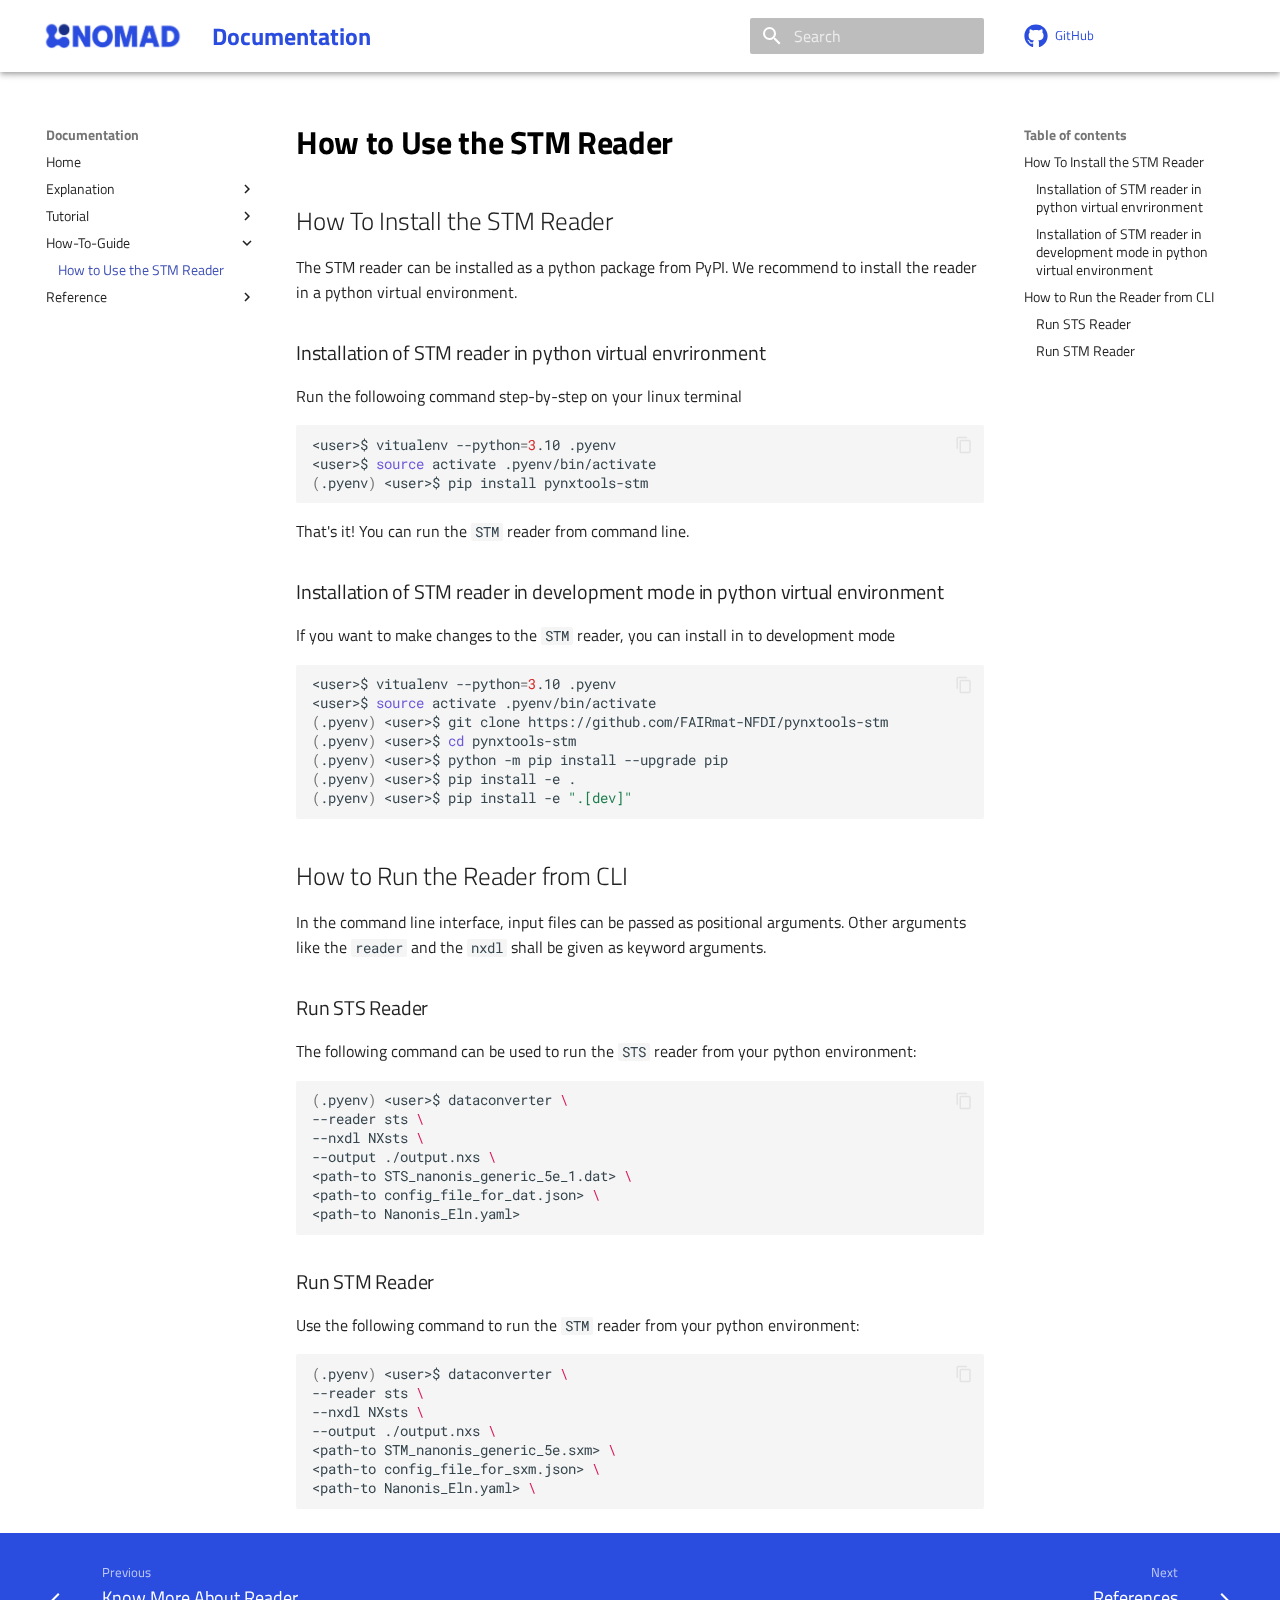
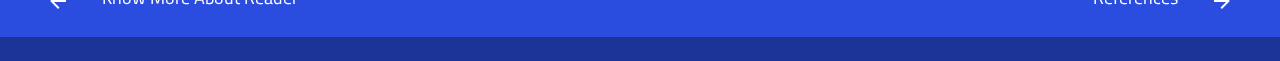
<file: how-to-guides/how-to-interact-with-reader.html>
<!doctype html>
<html lang="en" class="no-js">
  <head>
    
      <meta charset="utf-8">
      <meta name="viewport" content="width=device-width,initial-scale=1">
      
        <meta name="description" content="The documentation for NOMAD.
">
      
      
        <meta name="author" content="The NOMAD Authors">
      
      
        <link rel="canonical" href="https://nomad-lab.eu/prod/v1/docs/index.html/how-to-guides/how-to-interact-with-reader.html">
      
      
        <link rel="prev" href="../tutorial/reader-tutorial.html">
      
      
        <link rel="next" href="../reference/reference.html">
      
      
      <link rel="icon" href="../assets/favicon.png">
      <meta name="generator" content="mkdocs-1.6.1, mkdocs-material-9.5.47">
    
    
      
        <title>How to Use the STM Reader - Documentation</title>
      
    
    
      <link rel="stylesheet" href="../assets/stylesheets/main.6f8fc17f.min.css">
      
      


    
    
      
    
    
      
        
        
        <link rel="preconnect" href="https://fonts.gstatic.com" crossorigin>
        <link rel="stylesheet" href="https://fonts.googleapis.com/css?family=Titillium+Web:300,300i,400,400i,700,700i%7CRoboto+Mono:400,400i,700,700i&display=fallback">
        <style>:root{--md-text-font:"Titillium Web";--md-code-font:"Roboto Mono"}</style>
      
    
    
      <link rel="stylesheet" href="../stylesheets/extra.css">
    
    <script>__md_scope=new URL("..",location),__md_hash=e=>[...e].reduce(((e,_)=>(e<<5)-e+_.charCodeAt(0)),0),__md_get=(e,_=localStorage,t=__md_scope)=>JSON.parse(_.getItem(t.pathname+"."+e)),__md_set=(e,_,t=localStorage,a=__md_scope)=>{try{t.setItem(a.pathname+"."+e,JSON.stringify(_))}catch(e){}}</script>
    
      

    
    
    
  </head>
  
  
    <body dir="ltr">
  
    
    <input class="md-toggle" data-md-toggle="drawer" type="checkbox" id="__drawer" autocomplete="off">
    <input class="md-toggle" data-md-toggle="search" type="checkbox" id="__search" autocomplete="off">
    <label class="md-overlay" for="__drawer"></label>
    <div data-md-component="skip">
      
        
        <a href="#how-to-use-the-stm-reader" class="md-skip">
          Skip to content
        </a>
      
    </div>
    <div data-md-component="announce">
      
    </div>
    
    
      

  

<header class="md-header md-header--shadow" data-md-component="header">
  <nav class="md-header__inner md-grid" aria-label="Header">
    <a href="https://nomad-lab.eu" title="Documentation" class="md-header__button md-logo" aria-label="Documentation" data-md-component="logo">
      
  <img src="../assets/nomad-logo.png" alt="logo">

    </a>
    <label class="md-header__button md-icon" for="__drawer">
      
      <svg xmlns="http://www.w3.org/2000/svg" viewBox="0 0 24 24"><path d="M3 6h18v2H3zm0 5h18v2H3zm0 5h18v2H3z"/></svg>
    </label>
    <div class="md-header__title" data-md-component="header-title">
      <div class="md-header__ellipsis">
        <div class="md-header__topic">
          <span class="md-ellipsis">
            Documentation
          </span>
        </div>
        <div class="md-header__topic" data-md-component="header-topic">
          <span class="md-ellipsis">
            
              How to Use the STM Reader
            
          </span>
        </div>
      </div>
    </div>
    
    
      <script>var palette=__md_get("__palette");if(palette&&palette.color){if("(prefers-color-scheme)"===palette.color.media){var media=matchMedia("(prefers-color-scheme: light)"),input=document.querySelector(media.matches?"[data-md-color-media='(prefers-color-scheme: light)']":"[data-md-color-media='(prefers-color-scheme: dark)']");palette.color.media=input.getAttribute("data-md-color-media"),palette.color.scheme=input.getAttribute("data-md-color-scheme"),palette.color.primary=input.getAttribute("data-md-color-primary"),palette.color.accent=input.getAttribute("data-md-color-accent")}for(var[key,value]of Object.entries(palette.color))document.body.setAttribute("data-md-color-"+key,value)}</script>
    
    
    
      <label class="md-header__button md-icon" for="__search">
        
        <svg xmlns="http://www.w3.org/2000/svg" viewBox="0 0 24 24"><path d="M9.5 3A6.5 6.5 0 0 1 16 9.5c0 1.61-.59 3.09-1.56 4.23l.27.27h.79l5 5-1.5 1.5-5-5v-.79l-.27-.27A6.52 6.52 0 0 1 9.5 16 6.5 6.5 0 0 1 3 9.5 6.5 6.5 0 0 1 9.5 3m0 2C7 5 5 7 5 9.5S7 14 9.5 14 14 12 14 9.5 12 5 9.5 5"/></svg>
      </label>
      <div class="md-search" data-md-component="search" role="dialog">
  <label class="md-search__overlay" for="__search"></label>
  <div class="md-search__inner" role="search">
    <form class="md-search__form" name="search">
      <input type="text" class="md-search__input" name="query" aria-label="Search" placeholder="Search" autocapitalize="off" autocorrect="off" autocomplete="off" spellcheck="false" data-md-component="search-query" required>
      <label class="md-search__icon md-icon" for="__search">
        
        <svg xmlns="http://www.w3.org/2000/svg" viewBox="0 0 24 24"><path d="M9.5 3A6.5 6.5 0 0 1 16 9.5c0 1.61-.59 3.09-1.56 4.23l.27.27h.79l5 5-1.5 1.5-5-5v-.79l-.27-.27A6.52 6.52 0 0 1 9.5 16 6.5 6.5 0 0 1 3 9.5 6.5 6.5 0 0 1 9.5 3m0 2C7 5 5 7 5 9.5S7 14 9.5 14 14 12 14 9.5 12 5 9.5 5"/></svg>
        
        <svg xmlns="http://www.w3.org/2000/svg" viewBox="0 0 24 24"><path d="M20 11v2H8l5.5 5.5-1.42 1.42L4.16 12l7.92-7.92L13.5 5.5 8 11z"/></svg>
      </label>
      <nav class="md-search__options" aria-label="Search">
        
        <button type="reset" class="md-search__icon md-icon" title="Clear" aria-label="Clear" tabindex="-1">
          
          <svg xmlns="http://www.w3.org/2000/svg" viewBox="0 0 24 24"><path d="M19 6.41 17.59 5 12 10.59 6.41 5 5 6.41 10.59 12 5 17.59 6.41 19 12 13.41 17.59 19 19 17.59 13.41 12z"/></svg>
        </button>
      </nav>
      
    </form>
    <div class="md-search__output">
      <div class="md-search__scrollwrap" tabindex="0" data-md-scrollfix>
        <div class="md-search-result" data-md-component="search-result">
          <div class="md-search-result__meta">
            Initializing search
          </div>
          <ol class="md-search-result__list" role="presentation"></ol>
        </div>
      </div>
    </div>
  </div>
</div>
    
    
      <div class="md-header__source">
        <a href="https://github.com/FAIRmat-NFDI/pynxtools-stm" title="Go to repository" class="md-source" data-md-component="source">
  <div class="md-source__icon md-icon">
    
    <svg xmlns="http://www.w3.org/2000/svg" viewBox="0 0 496 512"><!--! Font Awesome Free 6.7.1 by @fontawesome - https://fontawesome.com License - https://fontawesome.com/license/free (Icons: CC BY 4.0, Fonts: SIL OFL 1.1, Code: MIT License) Copyright 2024 Fonticons, Inc.--><path d="M165.9 397.4c0 2-2.3 3.6-5.2 3.6-3.3.3-5.6-1.3-5.6-3.6 0-2 2.3-3.6 5.2-3.6 3-.3 5.6 1.3 5.6 3.6m-31.1-4.5c-.7 2 1.3 4.3 4.3 4.9 2.6 1 5.6 0 6.2-2s-1.3-4.3-4.3-5.2c-2.6-.7-5.5.3-6.2 2.3m44.2-1.7c-2.9.7-4.9 2.6-4.6 4.9.3 2 2.9 3.3 5.9 2.6 2.9-.7 4.9-2.6 4.6-4.6-.3-1.9-3-3.2-5.9-2.9M244.8 8C106.1 8 0 113.3 0 252c0 110.9 69.8 205.8 169.5 239.2 12.8 2.3 17.3-5.6 17.3-12.1 0-6.2-.3-40.4-.3-61.4 0 0-70 15-84.7-29.8 0 0-11.4-29.1-27.8-36.6 0 0-22.9-15.7 1.6-15.4 0 0 24.9 2 38.6 25.8 21.9 38.6 58.6 27.5 72.9 20.9 2.3-16 8.8-27.1 16-33.7-55.9-6.2-112.3-14.3-112.3-110.5 0-27.5 7.6-41.3 23.6-58.9-2.6-6.5-11.1-33.3 2.6-67.9 20.9-6.5 69 27 69 27 20-5.6 41.5-8.5 62.8-8.5s42.8 2.9 62.8 8.5c0 0 48.1-33.6 69-27 13.7 34.7 5.2 61.4 2.6 67.9 16 17.7 25.8 31.5 25.8 58.9 0 96.5-58.9 104.2-114.8 110.5 9.2 7.9 17 22.9 17 46.4 0 33.7-.3 75.4-.3 83.6 0 6.5 4.6 14.4 17.3 12.1C428.2 457.8 496 362.9 496 252 496 113.3 383.5 8 244.8 8M97.2 352.9c-1.3 1-1 3.3.7 5.2 1.6 1.6 3.9 2.3 5.2 1 1.3-1 1-3.3-.7-5.2-1.6-1.6-3.9-2.3-5.2-1m-10.8-8.1c-.7 1.3.3 2.9 2.3 3.9 1.6 1 3.6.7 4.3-.7.7-1.3-.3-2.9-2.3-3.9-2-.6-3.6-.3-4.3.7m32.4 35.6c-1.6 1.3-1 4.3 1.3 6.2 2.3 2.3 5.2 2.6 6.5 1 1.3-1.3.7-4.3-1.3-6.2-2.2-2.3-5.2-2.6-6.5-1m-11.4-14.7c-1.6 1-1.6 3.6 0 5.9s4.3 3.3 5.6 2.3c1.6-1.3 1.6-3.9 0-6.2-1.4-2.3-4-3.3-5.6-2"/></svg>
  </div>
  <div class="md-source__repository">
    GitHub
  </div>
</a>
      </div>
    
  </nav>
  
</header>
    
    <div class="md-container" data-md-component="container">
      
      
        
          
        
      
      <main class="md-main" data-md-component="main">
        <div class="md-main__inner md-grid">
          
            
              
              <div class="md-sidebar md-sidebar--primary" data-md-component="sidebar" data-md-type="navigation" >
                <div class="md-sidebar__scrollwrap">
                  <div class="md-sidebar__inner">
                    



<nav class="md-nav md-nav--primary" aria-label="Navigation" data-md-level="0">
  <label class="md-nav__title" for="__drawer">
    <a href="https://nomad-lab.eu" title="Documentation" class="md-nav__button md-logo" aria-label="Documentation" data-md-component="logo">
      
  <img src="../assets/nomad-logo.png" alt="logo">

    </a>
    Documentation
  </label>
  
    <div class="md-nav__source">
      <a href="https://github.com/FAIRmat-NFDI/pynxtools-stm" title="Go to repository" class="md-source" data-md-component="source">
  <div class="md-source__icon md-icon">
    
    <svg xmlns="http://www.w3.org/2000/svg" viewBox="0 0 496 512"><!--! Font Awesome Free 6.7.1 by @fontawesome - https://fontawesome.com License - https://fontawesome.com/license/free (Icons: CC BY 4.0, Fonts: SIL OFL 1.1, Code: MIT License) Copyright 2024 Fonticons, Inc.--><path d="M165.9 397.4c0 2-2.3 3.6-5.2 3.6-3.3.3-5.6-1.3-5.6-3.6 0-2 2.3-3.6 5.2-3.6 3-.3 5.6 1.3 5.6 3.6m-31.1-4.5c-.7 2 1.3 4.3 4.3 4.9 2.6 1 5.6 0 6.2-2s-1.3-4.3-4.3-5.2c-2.6-.7-5.5.3-6.2 2.3m44.2-1.7c-2.9.7-4.9 2.6-4.6 4.9.3 2 2.9 3.3 5.9 2.6 2.9-.7 4.9-2.6 4.6-4.6-.3-1.9-3-3.2-5.9-2.9M244.8 8C106.1 8 0 113.3 0 252c0 110.9 69.8 205.8 169.5 239.2 12.8 2.3 17.3-5.6 17.3-12.1 0-6.2-.3-40.4-.3-61.4 0 0-70 15-84.7-29.8 0 0-11.4-29.1-27.8-36.6 0 0-22.9-15.7 1.6-15.4 0 0 24.9 2 38.6 25.8 21.9 38.6 58.6 27.5 72.9 20.9 2.3-16 8.8-27.1 16-33.7-55.9-6.2-112.3-14.3-112.3-110.5 0-27.5 7.6-41.3 23.6-58.9-2.6-6.5-11.1-33.3 2.6-67.9 20.9-6.5 69 27 69 27 20-5.6 41.5-8.5 62.8-8.5s42.8 2.9 62.8 8.5c0 0 48.1-33.6 69-27 13.7 34.7 5.2 61.4 2.6 67.9 16 17.7 25.8 31.5 25.8 58.9 0 96.5-58.9 104.2-114.8 110.5 9.2 7.9 17 22.9 17 46.4 0 33.7-.3 75.4-.3 83.6 0 6.5 4.6 14.4 17.3 12.1C428.2 457.8 496 362.9 496 252 496 113.3 383.5 8 244.8 8M97.2 352.9c-1.3 1-1 3.3.7 5.2 1.6 1.6 3.9 2.3 5.2 1 1.3-1 1-3.3-.7-5.2-1.6-1.6-3.9-2.3-5.2-1m-10.8-8.1c-.7 1.3.3 2.9 2.3 3.9 1.6 1 3.6.7 4.3-.7.7-1.3-.3-2.9-2.3-3.9-2-.6-3.6-.3-4.3.7m32.4 35.6c-1.6 1.3-1 4.3 1.3 6.2 2.3 2.3 5.2 2.6 6.5 1 1.3-1.3.7-4.3-1.3-6.2-2.2-2.3-5.2-2.6-6.5-1m-11.4-14.7c-1.6 1-1.6 3.6 0 5.9s4.3 3.3 5.6 2.3c1.6-1.3 1.6-3.9 0-6.2-1.4-2.3-4-3.3-5.6-2"/></svg>
  </div>
  <div class="md-source__repository">
    GitHub
  </div>
</a>
    </div>
  
  <ul class="md-nav__list" data-md-scrollfix>
    
      
      
  
  
  
  
    <li class="md-nav__item">
      <a href="../index.html" class="md-nav__link">
        
  
  <span class="md-ellipsis">
    Home
  </span>
  

      </a>
    </li>
  

    
      
      
  
  
  
  
    
    
    
    
    <li class="md-nav__item md-nav__item--nested">
      
        
        
        <input class="md-nav__toggle md-toggle " type="checkbox" id="__nav_2" >
        
          
          <label class="md-nav__link" for="__nav_2" id="__nav_2_label" tabindex="0">
            
  
  <span class="md-ellipsis">
    Explanation
  </span>
  

            <span class="md-nav__icon md-icon"></span>
          </label>
        
        <nav class="md-nav" data-md-level="1" aria-labelledby="__nav_2_label" aria-expanded="false">
          <label class="md-nav__title" for="__nav_2">
            <span class="md-nav__icon md-icon"></span>
            Explanation
          </label>
          <ul class="md-nav__list" data-md-scrollfix>
            
              
                
  
  
  
  
    <li class="md-nav__item">
      <a href="../explanation/reader-explanation.html" class="md-nav__link">
        
  
  <span class="md-ellipsis">
    STS Reader
  </span>
  

      </a>
    </li>
  

              
            
          </ul>
        </nav>
      
    </li>
  

    
      
      
  
  
  
  
    
    
    
    
    <li class="md-nav__item md-nav__item--nested">
      
        
        
        <input class="md-nav__toggle md-toggle " type="checkbox" id="__nav_3" >
        
          
          <label class="md-nav__link" for="__nav_3" id="__nav_3_label" tabindex="0">
            
  
  <span class="md-ellipsis">
    Tutorial
  </span>
  

            <span class="md-nav__icon md-icon"></span>
          </label>
        
        <nav class="md-nav" data-md-level="1" aria-labelledby="__nav_3_label" aria-expanded="false">
          <label class="md-nav__title" for="__nav_3">
            <span class="md-nav__icon md-icon"></span>
            Tutorial
          </label>
          <ul class="md-nav__list" data-md-scrollfix>
            
              
                
  
  
  
  
    <li class="md-nav__item">
      <a href="../tutorial/nomad-tutorial.html" class="md-nav__link">
        
  
  <span class="md-ellipsis">
    Upload Your Data in NOMAD
  </span>
  

      </a>
    </li>
  

              
            
              
                
  
  
  
  
    <li class="md-nav__item">
      <a href="../tutorial/reader-tutorial.html" class="md-nav__link">
        
  
  <span class="md-ellipsis">
    Know More About Reader
  </span>
  

      </a>
    </li>
  

              
            
          </ul>
        </nav>
      
    </li>
  

    
      
      
  
  
    
  
  
  
    
    
    
    
    <li class="md-nav__item md-nav__item--active md-nav__item--nested">
      
        
        
        <input class="md-nav__toggle md-toggle " type="checkbox" id="__nav_4" checked>
        
          
          <label class="md-nav__link" for="__nav_4" id="__nav_4_label" tabindex="0">
            
  
  <span class="md-ellipsis">
    How-To-Guide
  </span>
  

            <span class="md-nav__icon md-icon"></span>
          </label>
        
        <nav class="md-nav" data-md-level="1" aria-labelledby="__nav_4_label" aria-expanded="true">
          <label class="md-nav__title" for="__nav_4">
            <span class="md-nav__icon md-icon"></span>
            How-To-Guide
          </label>
          <ul class="md-nav__list" data-md-scrollfix>
            
              
                
  
  
    
  
  
  
    <li class="md-nav__item md-nav__item--active">
      
      <input class="md-nav__toggle md-toggle" type="checkbox" id="__toc">
      
      
        
      
      
        <label class="md-nav__link md-nav__link--active" for="__toc">
          
  
  <span class="md-ellipsis">
    How to Use the STM Reader
  </span>
  

          <span class="md-nav__icon md-icon"></span>
        </label>
      
      <a href="how-to-interact-with-reader.html" class="md-nav__link md-nav__link--active">
        
  
  <span class="md-ellipsis">
    How to Use the STM Reader
  </span>
  

      </a>
      
        

<nav class="md-nav md-nav--secondary" aria-label="Table of contents">
  
  
  
    
  
  
    <label class="md-nav__title" for="__toc">
      <span class="md-nav__icon md-icon"></span>
      Table of contents
    </label>
    <ul class="md-nav__list" data-md-component="toc" data-md-scrollfix>
      
        <li class="md-nav__item">
  <a href="#how-to-install-the-stm-reader" class="md-nav__link">
    <span class="md-ellipsis">
      How To Install the STM Reader
    </span>
  </a>
  
    <nav class="md-nav" aria-label="How To Install the STM Reader">
      <ul class="md-nav__list">
        
          <li class="md-nav__item">
  <a href="#installation-of-stm-reader-in-python-virtual-envrironment" class="md-nav__link">
    <span class="md-ellipsis">
      Installation of STM reader in python virtual envrironment
    </span>
  </a>
  
</li>
        
          <li class="md-nav__item">
  <a href="#installation-of-stm-reader-in-development-mode-in-python-virtual-environment" class="md-nav__link">
    <span class="md-ellipsis">
      Installation of STM reader in development mode in python virtual environment
    </span>
  </a>
  
</li>
        
      </ul>
    </nav>
  
</li>
      
        <li class="md-nav__item">
  <a href="#how-to-run-the-reader-from-cli" class="md-nav__link">
    <span class="md-ellipsis">
      How to Run the Reader from CLI
    </span>
  </a>
  
    <nav class="md-nav" aria-label="How to Run the Reader from CLI">
      <ul class="md-nav__list">
        
          <li class="md-nav__item">
  <a href="#run-sts-reader" class="md-nav__link">
    <span class="md-ellipsis">
      Run STS Reader
    </span>
  </a>
  
</li>
        
          <li class="md-nav__item">
  <a href="#run-stm-reader" class="md-nav__link">
    <span class="md-ellipsis">
      Run STM Reader
    </span>
  </a>
  
</li>
        
      </ul>
    </nav>
  
</li>
      
    </ul>
  
</nav>
      
    </li>
  

              
            
          </ul>
        </nav>
      
    </li>
  

    
      
      
  
  
  
  
    
    
    
    
    <li class="md-nav__item md-nav__item--nested">
      
        
        
        <input class="md-nav__toggle md-toggle " type="checkbox" id="__nav_5" >
        
          
          <label class="md-nav__link" for="__nav_5" id="__nav_5_label" tabindex="0">
            
  
  <span class="md-ellipsis">
    Reference
  </span>
  

            <span class="md-nav__icon md-icon"></span>
          </label>
        
        <nav class="md-nav" data-md-level="1" aria-labelledby="__nav_5_label" aria-expanded="false">
          <label class="md-nav__title" for="__nav_5">
            <span class="md-nav__icon md-icon"></span>
            Reference
          </label>
          <ul class="md-nav__list" data-md-scrollfix>
            
              
                
  
  
  
  
    <li class="md-nav__item">
      <a href="../reference/reference.html" class="md-nav__link">
        
  
  <span class="md-ellipsis">
    References
  </span>
  

      </a>
    </li>
  

              
            
          </ul>
        </nav>
      
    </li>
  

    
  </ul>
</nav>
                  </div>
                </div>
              </div>
            
            
              
              <div class="md-sidebar md-sidebar--secondary" data-md-component="sidebar" data-md-type="toc" >
                <div class="md-sidebar__scrollwrap">
                  <div class="md-sidebar__inner">
                    

<nav class="md-nav md-nav--secondary" aria-label="Table of contents">
  
  
  
    
  
  
    <label class="md-nav__title" for="__toc">
      <span class="md-nav__icon md-icon"></span>
      Table of contents
    </label>
    <ul class="md-nav__list" data-md-component="toc" data-md-scrollfix>
      
        <li class="md-nav__item">
  <a href="#how-to-install-the-stm-reader" class="md-nav__link">
    <span class="md-ellipsis">
      How To Install the STM Reader
    </span>
  </a>
  
    <nav class="md-nav" aria-label="How To Install the STM Reader">
      <ul class="md-nav__list">
        
          <li class="md-nav__item">
  <a href="#installation-of-stm-reader-in-python-virtual-envrironment" class="md-nav__link">
    <span class="md-ellipsis">
      Installation of STM reader in python virtual envrironment
    </span>
  </a>
  
</li>
        
          <li class="md-nav__item">
  <a href="#installation-of-stm-reader-in-development-mode-in-python-virtual-environment" class="md-nav__link">
    <span class="md-ellipsis">
      Installation of STM reader in development mode in python virtual environment
    </span>
  </a>
  
</li>
        
      </ul>
    </nav>
  
</li>
      
        <li class="md-nav__item">
  <a href="#how-to-run-the-reader-from-cli" class="md-nav__link">
    <span class="md-ellipsis">
      How to Run the Reader from CLI
    </span>
  </a>
  
    <nav class="md-nav" aria-label="How to Run the Reader from CLI">
      <ul class="md-nav__list">
        
          <li class="md-nav__item">
  <a href="#run-sts-reader" class="md-nav__link">
    <span class="md-ellipsis">
      Run STS Reader
    </span>
  </a>
  
</li>
        
          <li class="md-nav__item">
  <a href="#run-stm-reader" class="md-nav__link">
    <span class="md-ellipsis">
      Run STM Reader
    </span>
  </a>
  
</li>
        
      </ul>
    </nav>
  
</li>
      
    </ul>
  
</nav>
                  </div>
                </div>
              </div>
            
          
          
            <div class="md-content" data-md-component="content">
              <article class="md-content__inner md-typeset">
                
                  


<h1 id="how-to-use-the-stm-reader">How to Use the STM Reader<a class="headerlink" href="#how-to-use-the-stm-reader" title="Permanent link">&para;</a></h1>
<h2 id="how-to-install-the-stm-reader">How To Install the STM Reader<a class="headerlink" href="#how-to-install-the-stm-reader" title="Permanent link">&para;</a></h2>
<p>The STM reader can be installed as a python package from PyPI. We recommend to install the reader in a python virtual environment.</p>
<h3 id="installation-of-stm-reader-in-python-virtual-envrironment">Installation of STM reader in python virtual envrironment<a class="headerlink" href="#installation-of-stm-reader-in-python-virtual-envrironment" title="Permanent link">&para;</a></h3>
<p>Run the followoing command step-by-step on your linux terminal</p>
<div class="highlight"><pre><span></span><code><a id="__codelineno-0-1" name="__codelineno-0-1" href="#__codelineno-0-1"></a>&lt;user&gt;$<span class="w"> </span>vitualenv<span class="w"> </span>--python<span class="o">=</span><span class="m">3</span>.10<span class="w"> </span>.pyenv
<a id="__codelineno-0-2" name="__codelineno-0-2" href="#__codelineno-0-2"></a>&lt;user&gt;$<span class="w"> </span><span class="nb">source</span><span class="w"> </span>activate<span class="w"> </span>.pyenv/bin/activate
<a id="__codelineno-0-3" name="__codelineno-0-3" href="#__codelineno-0-3"></a><span class="o">(</span>.pyenv<span class="o">)</span><span class="w"> </span>&lt;user&gt;$<span class="w"> </span>pip<span class="w"> </span>install<span class="w"> </span>pynxtools-stm
</code></pre></div>
<p>That's it! You can run the <code>STM</code> reader from command line.</p>
<h3 id="installation-of-stm-reader-in-development-mode-in-python-virtual-environment">Installation of STM reader in development mode in python virtual environment<a class="headerlink" href="#installation-of-stm-reader-in-development-mode-in-python-virtual-environment" title="Permanent link">&para;</a></h3>
<p>If you want to make changes to the <code>STM</code> reader, you can install in to development mode
<div class="highlight"><pre><span></span><code><a id="__codelineno-1-1" name="__codelineno-1-1" href="#__codelineno-1-1"></a>&lt;user&gt;$<span class="w"> </span>vitualenv<span class="w"> </span>--python<span class="o">=</span><span class="m">3</span>.10<span class="w"> </span>.pyenv
<a id="__codelineno-1-2" name="__codelineno-1-2" href="#__codelineno-1-2"></a>&lt;user&gt;$<span class="w"> </span><span class="nb">source</span><span class="w"> </span>activate<span class="w"> </span>.pyenv/bin/activate
<a id="__codelineno-1-3" name="__codelineno-1-3" href="#__codelineno-1-3"></a><span class="o">(</span>.pyenv<span class="o">)</span><span class="w"> </span>&lt;user&gt;$<span class="w"> </span>git<span class="w"> </span>clone<span class="w"> </span>https://github.com/FAIRmat-NFDI/pynxtools-stm
<a id="__codelineno-1-4" name="__codelineno-1-4" href="#__codelineno-1-4"></a><span class="o">(</span>.pyenv<span class="o">)</span><span class="w"> </span>&lt;user&gt;$<span class="w"> </span><span class="nb">cd</span><span class="w"> </span>pynxtools-stm
<a id="__codelineno-1-5" name="__codelineno-1-5" href="#__codelineno-1-5"></a><span class="o">(</span>.pyenv<span class="o">)</span><span class="w"> </span>&lt;user&gt;$<span class="w"> </span>python<span class="w"> </span>-m<span class="w"> </span>pip<span class="w"> </span>install<span class="w"> </span>--upgrade<span class="w"> </span>pip
<a id="__codelineno-1-6" name="__codelineno-1-6" href="#__codelineno-1-6"></a><span class="o">(</span>.pyenv<span class="o">)</span><span class="w"> </span>&lt;user&gt;$<span class="w"> </span>pip<span class="w"> </span>install<span class="w"> </span>-e<span class="w"> </span>.
<a id="__codelineno-1-7" name="__codelineno-1-7" href="#__codelineno-1-7"></a><span class="o">(</span>.pyenv<span class="o">)</span><span class="w"> </span>&lt;user&gt;$<span class="w"> </span>pip<span class="w"> </span>install<span class="w"> </span>-e<span class="w"> </span><span class="s2">&quot;.[dev]&quot;</span>
</code></pre></div></p>
<h2 id="how-to-run-the-reader-from-cli">How to Run the Reader from CLI<a class="headerlink" href="#how-to-run-the-reader-from-cli" title="Permanent link">&para;</a></h2>
<p>In the command line interface, input files can be passed as positional arguments. Other arguments like the <code>reader</code> and the <code>nxdl</code> shall be given as keyword arguments.</p>
<h3 id="run-sts-reader">Run STS Reader<a class="headerlink" href="#run-sts-reader" title="Permanent link">&para;</a></h3>
<p>The following command can be used to run the <code>STS</code> reader from your python environment:
<div class="highlight"><pre><span></span><code><a id="__codelineno-2-1" name="__codelineno-2-1" href="#__codelineno-2-1"></a><span class="o">(</span>.pyenv<span class="o">)</span><span class="w"> </span>&lt;user&gt;$<span class="w"> </span>dataconverter<span class="w"> </span><span class="se">\</span>
<a id="__codelineno-2-2" name="__codelineno-2-2" href="#__codelineno-2-2"></a>--reader<span class="w"> </span>sts<span class="w"> </span><span class="se">\</span>
<a id="__codelineno-2-3" name="__codelineno-2-3" href="#__codelineno-2-3"></a>--nxdl<span class="w"> </span>NXsts<span class="w"> </span><span class="se">\</span>
<a id="__codelineno-2-4" name="__codelineno-2-4" href="#__codelineno-2-4"></a>--output<span class="w"> </span>./output.nxs<span class="w"> </span><span class="se">\ </span>
<a id="__codelineno-2-5" name="__codelineno-2-5" href="#__codelineno-2-5"></a>&lt;path-to<span class="w"> </span>STS_nanonis_generic_5e_1.dat&gt;<span class="w"> </span><span class="se">\</span>
<a id="__codelineno-2-6" name="__codelineno-2-6" href="#__codelineno-2-6"></a>&lt;path-to<span class="w"> </span>config_file_for_dat.json&gt;<span class="w"> </span><span class="se">\</span>
<a id="__codelineno-2-7" name="__codelineno-2-7" href="#__codelineno-2-7"></a>&lt;path-to<span class="w"> </span>Nanonis_Eln.yaml&gt;
</code></pre></div></p>
<h3 id="run-stm-reader">Run STM Reader<a class="headerlink" href="#run-stm-reader" title="Permanent link">&para;</a></h3>
<p>Use the following command to run the <code>STM</code> reader from your python environment:
<div class="highlight"><pre><span></span><code><a id="__codelineno-3-1" name="__codelineno-3-1" href="#__codelineno-3-1"></a><span class="o">(</span>.pyenv<span class="o">)</span><span class="w"> </span>&lt;user&gt;$<span class="w"> </span>dataconverter<span class="w"> </span><span class="se">\</span>
<a id="__codelineno-3-2" name="__codelineno-3-2" href="#__codelineno-3-2"></a>--reader<span class="w"> </span>sts<span class="w"> </span><span class="se">\</span>
<a id="__codelineno-3-3" name="__codelineno-3-3" href="#__codelineno-3-3"></a>--nxdl<span class="w"> </span>NXsts<span class="w"> </span><span class="se">\</span>
<a id="__codelineno-3-4" name="__codelineno-3-4" href="#__codelineno-3-4"></a>--output<span class="w"> </span>./output.nxs<span class="w"> </span><span class="se">\</span>
<a id="__codelineno-3-5" name="__codelineno-3-5" href="#__codelineno-3-5"></a>&lt;path-to<span class="w"> </span>STM_nanonis_generic_5e.sxm&gt;<span class="w"> </span><span class="se">\</span>
<a id="__codelineno-3-6" name="__codelineno-3-6" href="#__codelineno-3-6"></a>&lt;path-to<span class="w"> </span>config_file_for_sxm.json&gt;<span class="w"> </span><span class="se">\</span>
<a id="__codelineno-3-7" name="__codelineno-3-7" href="#__codelineno-3-7"></a>&lt;path-to<span class="w"> </span>Nanonis_Eln.yaml&gt;<span class="w"> </span><span class="se">\</span>
</code></pre></div></p>












                
              </article>
            </div>
          
          
<script>var target=document.getElementById(location.hash.slice(1));target&&target.name&&(target.checked=target.name.startsWith("__tabbed_"))</script>
        </div>
        
          <button type="button" class="md-top md-icon" data-md-component="top" hidden>
  
  <svg xmlns="http://www.w3.org/2000/svg" viewBox="0 0 24 24"><path d="M13 20h-2V8l-5.5 5.5-1.42-1.42L12 4.16l7.92 7.92-1.42 1.42L13 8z"/></svg>
  Back to top
</button>
        
      </main>
      
        <footer class="md-footer">
  
    
      
      <nav class="md-footer__inner md-grid" aria-label="Footer" >
        
          
          <a href="../tutorial/reader-tutorial.html" class="md-footer__link md-footer__link--prev" aria-label="Previous: Know More About Reader">
            <div class="md-footer__button md-icon">
              
              <svg xmlns="http://www.w3.org/2000/svg" viewBox="0 0 24 24"><path d="M20 11v2H8l5.5 5.5-1.42 1.42L4.16 12l7.92-7.92L13.5 5.5 8 11z"/></svg>
            </div>
            <div class="md-footer__title">
              <span class="md-footer__direction">
                Previous
              </span>
              <div class="md-ellipsis">
                Know More About Reader
              </div>
            </div>
          </a>
        
        
          
          <a href="../reference/reference.html" class="md-footer__link md-footer__link--next" aria-label="Next: References">
            <div class="md-footer__title">
              <span class="md-footer__direction">
                Next
              </span>
              <div class="md-ellipsis">
                References
              </div>
            </div>
            <div class="md-footer__button md-icon">
              
              <svg xmlns="http://www.w3.org/2000/svg" viewBox="0 0 24 24"><path d="M4 11v2h12l-5.5 5.5 1.42 1.42L19.84 12l-7.92-7.92L10.5 5.5 16 11z"/></svg>
            </div>
          </a>
        
      </nav>
    
  
  <div class="md-footer-meta md-typeset">
    <div class="md-footer-meta__inner md-grid">
      <div class="md-copyright">
  
  
</div>
      
    </div>
  </div>
</footer>
      
    </div>
    <div class="md-dialog" data-md-component="dialog">
      <div class="md-dialog__inner md-typeset"></div>
    </div>
    
    
    <script id="__config" type="application/json">{"base": "..", "features": ["content.code.copy", "content.code.annotate", "navigation.path", "navigation.footer", "navigation.top"], "search": "../assets/javascripts/workers/search.6ce7567c.min.js", "translations": {"clipboard.copied": "Copied to clipboard", "clipboard.copy": "Copy to clipboard", "search.result.more.one": "1 more on this page", "search.result.more.other": "# more on this page", "search.result.none": "No matching documents", "search.result.one": "1 matching document", "search.result.other": "# matching documents", "search.result.placeholder": "Type to start searching", "search.result.term.missing": "Missing", "select.version": "Select version"}}</script>
    
    
      <script src="../assets/javascripts/bundle.83f73b43.min.js"></script>
      
        <script src="../javascript.js"></script>
      
    
  </body>
</html>
</file>
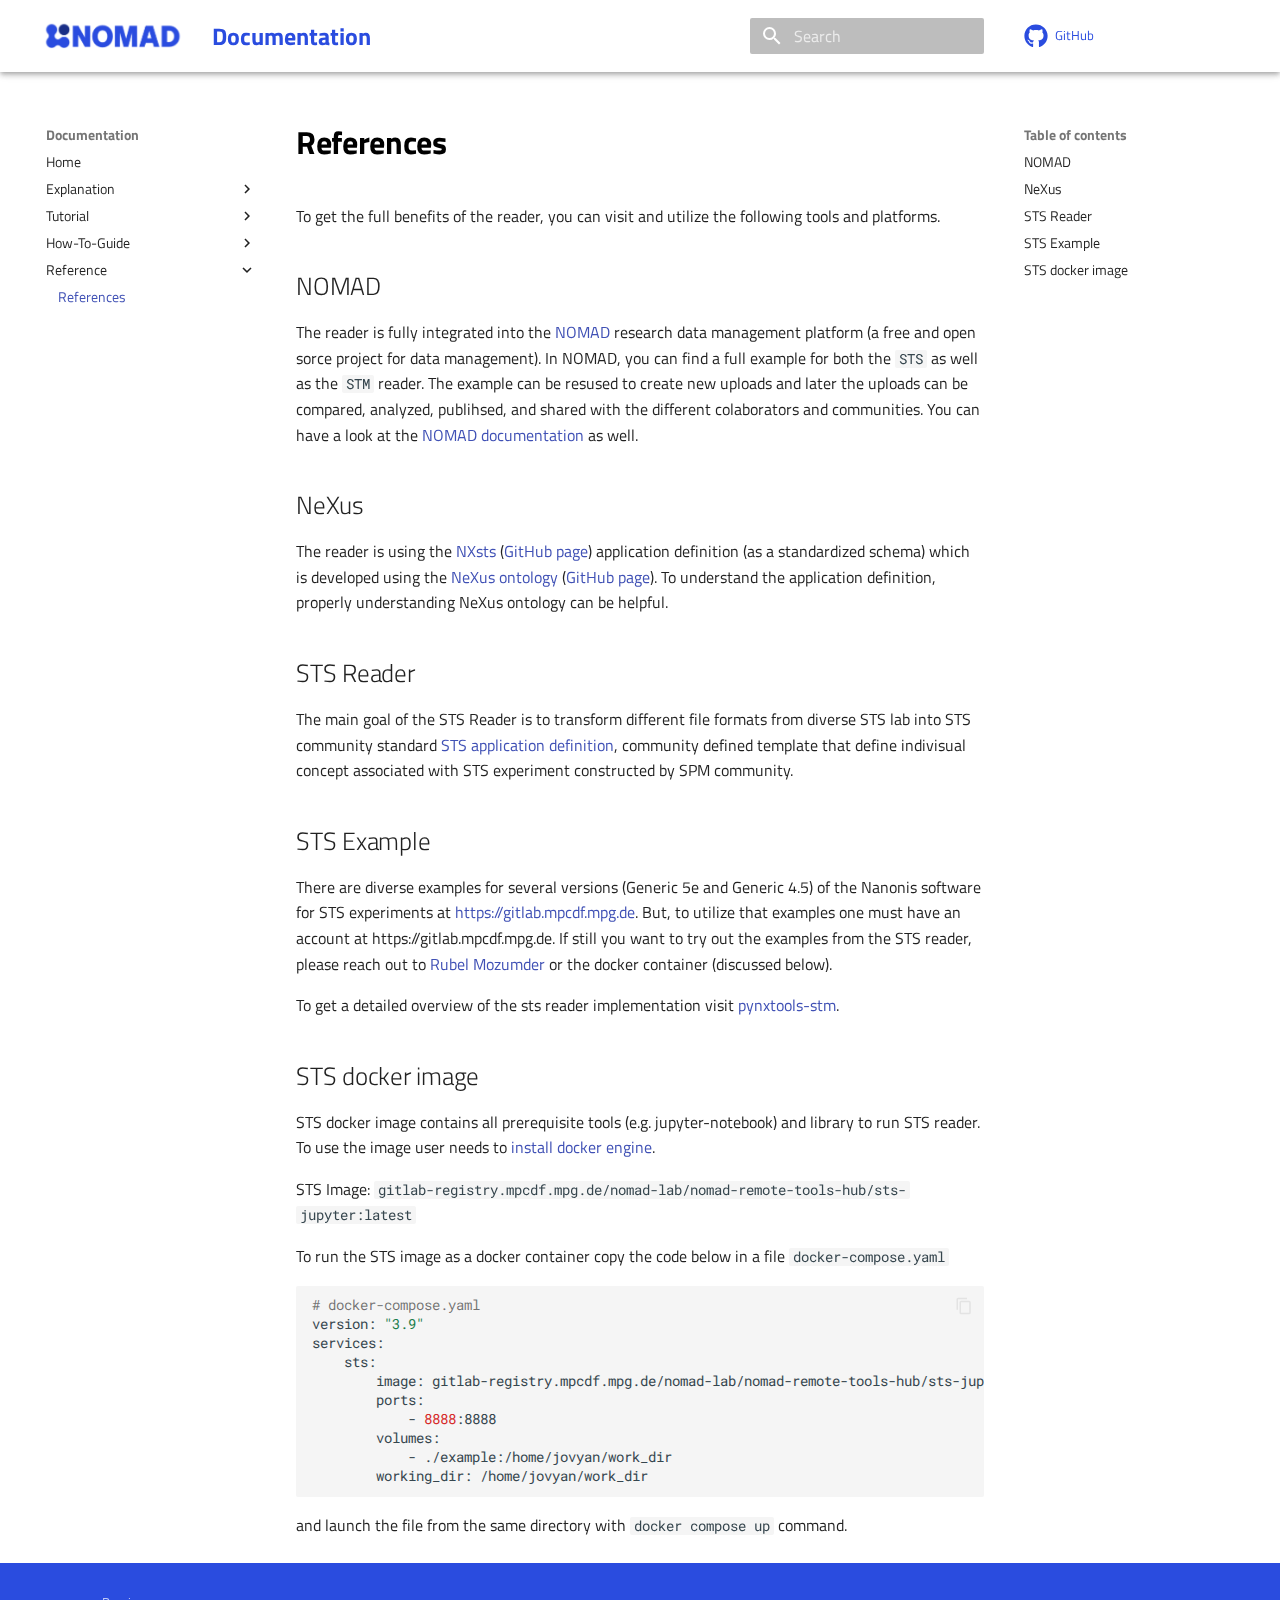
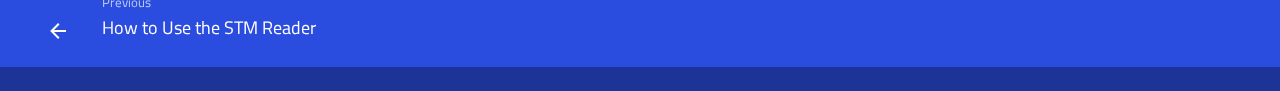
<file: reference/reference.html>
<!doctype html>
<html lang="en" class="no-js">
  <head>
    
      <meta charset="utf-8">
      <meta name="viewport" content="width=device-width,initial-scale=1">
      
        <meta name="description" content="The documentation for NOMAD.
">
      
      
        <meta name="author" content="The NOMAD Authors">
      
      
        <link rel="canonical" href="https://nomad-lab.eu/prod/v1/docs/index.html/reference/reference.html">
      
      
        <link rel="prev" href="../how-to-guides/how-to-interact-with-reader.html">
      
      
      
      <link rel="icon" href="../assets/favicon.png">
      <meta name="generator" content="mkdocs-1.6.1, mkdocs-material-9.5.47">
    
    
      
        <title>References - Documentation</title>
      
    
    
      <link rel="stylesheet" href="../assets/stylesheets/main.6f8fc17f.min.css">
      
      


    
    
      
    
    
      
        
        
        <link rel="preconnect" href="https://fonts.gstatic.com" crossorigin>
        <link rel="stylesheet" href="https://fonts.googleapis.com/css?family=Titillium+Web:300,300i,400,400i,700,700i%7CRoboto+Mono:400,400i,700,700i&display=fallback">
        <style>:root{--md-text-font:"Titillium Web";--md-code-font:"Roboto Mono"}</style>
      
    
    
      <link rel="stylesheet" href="../stylesheets/extra.css">
    
    <script>__md_scope=new URL("..",location),__md_hash=e=>[...e].reduce(((e,_)=>(e<<5)-e+_.charCodeAt(0)),0),__md_get=(e,_=localStorage,t=__md_scope)=>JSON.parse(_.getItem(t.pathname+"."+e)),__md_set=(e,_,t=localStorage,a=__md_scope)=>{try{t.setItem(a.pathname+"."+e,JSON.stringify(_))}catch(e){}}</script>
    
      

    
    
    
  </head>
  
  
    <body dir="ltr">
  
    
    <input class="md-toggle" data-md-toggle="drawer" type="checkbox" id="__drawer" autocomplete="off">
    <input class="md-toggle" data-md-toggle="search" type="checkbox" id="__search" autocomplete="off">
    <label class="md-overlay" for="__drawer"></label>
    <div data-md-component="skip">
      
        
        <a href="#references" class="md-skip">
          Skip to content
        </a>
      
    </div>
    <div data-md-component="announce">
      
    </div>
    
    
      

  

<header class="md-header md-header--shadow" data-md-component="header">
  <nav class="md-header__inner md-grid" aria-label="Header">
    <a href="https://nomad-lab.eu" title="Documentation" class="md-header__button md-logo" aria-label="Documentation" data-md-component="logo">
      
  <img src="../assets/nomad-logo.png" alt="logo">

    </a>
    <label class="md-header__button md-icon" for="__drawer">
      
      <svg xmlns="http://www.w3.org/2000/svg" viewBox="0 0 24 24"><path d="M3 6h18v2H3zm0 5h18v2H3zm0 5h18v2H3z"/></svg>
    </label>
    <div class="md-header__title" data-md-component="header-title">
      <div class="md-header__ellipsis">
        <div class="md-header__topic">
          <span class="md-ellipsis">
            Documentation
          </span>
        </div>
        <div class="md-header__topic" data-md-component="header-topic">
          <span class="md-ellipsis">
            
              References
            
          </span>
        </div>
      </div>
    </div>
    
    
      <script>var palette=__md_get("__palette");if(palette&&palette.color){if("(prefers-color-scheme)"===palette.color.media){var media=matchMedia("(prefers-color-scheme: light)"),input=document.querySelector(media.matches?"[data-md-color-media='(prefers-color-scheme: light)']":"[data-md-color-media='(prefers-color-scheme: dark)']");palette.color.media=input.getAttribute("data-md-color-media"),palette.color.scheme=input.getAttribute("data-md-color-scheme"),palette.color.primary=input.getAttribute("data-md-color-primary"),palette.color.accent=input.getAttribute("data-md-color-accent")}for(var[key,value]of Object.entries(palette.color))document.body.setAttribute("data-md-color-"+key,value)}</script>
    
    
    
      <label class="md-header__button md-icon" for="__search">
        
        <svg xmlns="http://www.w3.org/2000/svg" viewBox="0 0 24 24"><path d="M9.5 3A6.5 6.5 0 0 1 16 9.5c0 1.61-.59 3.09-1.56 4.23l.27.27h.79l5 5-1.5 1.5-5-5v-.79l-.27-.27A6.52 6.52 0 0 1 9.5 16 6.5 6.5 0 0 1 3 9.5 6.5 6.5 0 0 1 9.5 3m0 2C7 5 5 7 5 9.5S7 14 9.5 14 14 12 14 9.5 12 5 9.5 5"/></svg>
      </label>
      <div class="md-search" data-md-component="search" role="dialog">
  <label class="md-search__overlay" for="__search"></label>
  <div class="md-search__inner" role="search">
    <form class="md-search__form" name="search">
      <input type="text" class="md-search__input" name="query" aria-label="Search" placeholder="Search" autocapitalize="off" autocorrect="off" autocomplete="off" spellcheck="false" data-md-component="search-query" required>
      <label class="md-search__icon md-icon" for="__search">
        
        <svg xmlns="http://www.w3.org/2000/svg" viewBox="0 0 24 24"><path d="M9.5 3A6.5 6.5 0 0 1 16 9.5c0 1.61-.59 3.09-1.56 4.23l.27.27h.79l5 5-1.5 1.5-5-5v-.79l-.27-.27A6.52 6.52 0 0 1 9.5 16 6.5 6.5 0 0 1 3 9.5 6.5 6.5 0 0 1 9.5 3m0 2C7 5 5 7 5 9.5S7 14 9.5 14 14 12 14 9.5 12 5 9.5 5"/></svg>
        
        <svg xmlns="http://www.w3.org/2000/svg" viewBox="0 0 24 24"><path d="M20 11v2H8l5.5 5.5-1.42 1.42L4.16 12l7.92-7.92L13.5 5.5 8 11z"/></svg>
      </label>
      <nav class="md-search__options" aria-label="Search">
        
        <button type="reset" class="md-search__icon md-icon" title="Clear" aria-label="Clear" tabindex="-1">
          
          <svg xmlns="http://www.w3.org/2000/svg" viewBox="0 0 24 24"><path d="M19 6.41 17.59 5 12 10.59 6.41 5 5 6.41 10.59 12 5 17.59 6.41 19 12 13.41 17.59 19 19 17.59 13.41 12z"/></svg>
        </button>
      </nav>
      
    </form>
    <div class="md-search__output">
      <div class="md-search__scrollwrap" tabindex="0" data-md-scrollfix>
        <div class="md-search-result" data-md-component="search-result">
          <div class="md-search-result__meta">
            Initializing search
          </div>
          <ol class="md-search-result__list" role="presentation"></ol>
        </div>
      </div>
    </div>
  </div>
</div>
    
    
      <div class="md-header__source">
        <a href="https://github.com/FAIRmat-NFDI/pynxtools-stm" title="Go to repository" class="md-source" data-md-component="source">
  <div class="md-source__icon md-icon">
    
    <svg xmlns="http://www.w3.org/2000/svg" viewBox="0 0 496 512"><!--! Font Awesome Free 6.7.1 by @fontawesome - https://fontawesome.com License - https://fontawesome.com/license/free (Icons: CC BY 4.0, Fonts: SIL OFL 1.1, Code: MIT License) Copyright 2024 Fonticons, Inc.--><path d="M165.9 397.4c0 2-2.3 3.6-5.2 3.6-3.3.3-5.6-1.3-5.6-3.6 0-2 2.3-3.6 5.2-3.6 3-.3 5.6 1.3 5.6 3.6m-31.1-4.5c-.7 2 1.3 4.3 4.3 4.9 2.6 1 5.6 0 6.2-2s-1.3-4.3-4.3-5.2c-2.6-.7-5.5.3-6.2 2.3m44.2-1.7c-2.9.7-4.9 2.6-4.6 4.9.3 2 2.9 3.3 5.9 2.6 2.9-.7 4.9-2.6 4.6-4.6-.3-1.9-3-3.2-5.9-2.9M244.8 8C106.1 8 0 113.3 0 252c0 110.9 69.8 205.8 169.5 239.2 12.8 2.3 17.3-5.6 17.3-12.1 0-6.2-.3-40.4-.3-61.4 0 0-70 15-84.7-29.8 0 0-11.4-29.1-27.8-36.6 0 0-22.9-15.7 1.6-15.4 0 0 24.9 2 38.6 25.8 21.9 38.6 58.6 27.5 72.9 20.9 2.3-16 8.8-27.1 16-33.7-55.9-6.2-112.3-14.3-112.3-110.5 0-27.5 7.6-41.3 23.6-58.9-2.6-6.5-11.1-33.3 2.6-67.9 20.9-6.5 69 27 69 27 20-5.6 41.5-8.5 62.8-8.5s42.8 2.9 62.8 8.5c0 0 48.1-33.6 69-27 13.7 34.7 5.2 61.4 2.6 67.9 16 17.7 25.8 31.5 25.8 58.9 0 96.5-58.9 104.2-114.8 110.5 9.2 7.9 17 22.9 17 46.4 0 33.7-.3 75.4-.3 83.6 0 6.5 4.6 14.4 17.3 12.1C428.2 457.8 496 362.9 496 252 496 113.3 383.5 8 244.8 8M97.2 352.9c-1.3 1-1 3.3.7 5.2 1.6 1.6 3.9 2.3 5.2 1 1.3-1 1-3.3-.7-5.2-1.6-1.6-3.9-2.3-5.2-1m-10.8-8.1c-.7 1.3.3 2.9 2.3 3.9 1.6 1 3.6.7 4.3-.7.7-1.3-.3-2.9-2.3-3.9-2-.6-3.6-.3-4.3.7m32.4 35.6c-1.6 1.3-1 4.3 1.3 6.2 2.3 2.3 5.2 2.6 6.5 1 1.3-1.3.7-4.3-1.3-6.2-2.2-2.3-5.2-2.6-6.5-1m-11.4-14.7c-1.6 1-1.6 3.6 0 5.9s4.3 3.3 5.6 2.3c1.6-1.3 1.6-3.9 0-6.2-1.4-2.3-4-3.3-5.6-2"/></svg>
  </div>
  <div class="md-source__repository">
    GitHub
  </div>
</a>
      </div>
    
  </nav>
  
</header>
    
    <div class="md-container" data-md-component="container">
      
      
        
          
        
      
      <main class="md-main" data-md-component="main">
        <div class="md-main__inner md-grid">
          
            
              
              <div class="md-sidebar md-sidebar--primary" data-md-component="sidebar" data-md-type="navigation" >
                <div class="md-sidebar__scrollwrap">
                  <div class="md-sidebar__inner">
                    



<nav class="md-nav md-nav--primary" aria-label="Navigation" data-md-level="0">
  <label class="md-nav__title" for="__drawer">
    <a href="https://nomad-lab.eu" title="Documentation" class="md-nav__button md-logo" aria-label="Documentation" data-md-component="logo">
      
  <img src="../assets/nomad-logo.png" alt="logo">

    </a>
    Documentation
  </label>
  
    <div class="md-nav__source">
      <a href="https://github.com/FAIRmat-NFDI/pynxtools-stm" title="Go to repository" class="md-source" data-md-component="source">
  <div class="md-source__icon md-icon">
    
    <svg xmlns="http://www.w3.org/2000/svg" viewBox="0 0 496 512"><!--! Font Awesome Free 6.7.1 by @fontawesome - https://fontawesome.com License - https://fontawesome.com/license/free (Icons: CC BY 4.0, Fonts: SIL OFL 1.1, Code: MIT License) Copyright 2024 Fonticons, Inc.--><path d="M165.9 397.4c0 2-2.3 3.6-5.2 3.6-3.3.3-5.6-1.3-5.6-3.6 0-2 2.3-3.6 5.2-3.6 3-.3 5.6 1.3 5.6 3.6m-31.1-4.5c-.7 2 1.3 4.3 4.3 4.9 2.6 1 5.6 0 6.2-2s-1.3-4.3-4.3-5.2c-2.6-.7-5.5.3-6.2 2.3m44.2-1.7c-2.9.7-4.9 2.6-4.6 4.9.3 2 2.9 3.3 5.9 2.6 2.9-.7 4.9-2.6 4.6-4.6-.3-1.9-3-3.2-5.9-2.9M244.8 8C106.1 8 0 113.3 0 252c0 110.9 69.8 205.8 169.5 239.2 12.8 2.3 17.3-5.6 17.3-12.1 0-6.2-.3-40.4-.3-61.4 0 0-70 15-84.7-29.8 0 0-11.4-29.1-27.8-36.6 0 0-22.9-15.7 1.6-15.4 0 0 24.9 2 38.6 25.8 21.9 38.6 58.6 27.5 72.9 20.9 2.3-16 8.8-27.1 16-33.7-55.9-6.2-112.3-14.3-112.3-110.5 0-27.5 7.6-41.3 23.6-58.9-2.6-6.5-11.1-33.3 2.6-67.9 20.9-6.5 69 27 69 27 20-5.6 41.5-8.5 62.8-8.5s42.8 2.9 62.8 8.5c0 0 48.1-33.6 69-27 13.7 34.7 5.2 61.4 2.6 67.9 16 17.7 25.8 31.5 25.8 58.9 0 96.5-58.9 104.2-114.8 110.5 9.2 7.9 17 22.9 17 46.4 0 33.7-.3 75.4-.3 83.6 0 6.5 4.6 14.4 17.3 12.1C428.2 457.8 496 362.9 496 252 496 113.3 383.5 8 244.8 8M97.2 352.9c-1.3 1-1 3.3.7 5.2 1.6 1.6 3.9 2.3 5.2 1 1.3-1 1-3.3-.7-5.2-1.6-1.6-3.9-2.3-5.2-1m-10.8-8.1c-.7 1.3.3 2.9 2.3 3.9 1.6 1 3.6.7 4.3-.7.7-1.3-.3-2.9-2.3-3.9-2-.6-3.6-.3-4.3.7m32.4 35.6c-1.6 1.3-1 4.3 1.3 6.2 2.3 2.3 5.2 2.6 6.5 1 1.3-1.3.7-4.3-1.3-6.2-2.2-2.3-5.2-2.6-6.5-1m-11.4-14.7c-1.6 1-1.6 3.6 0 5.9s4.3 3.3 5.6 2.3c1.6-1.3 1.6-3.9 0-6.2-1.4-2.3-4-3.3-5.6-2"/></svg>
  </div>
  <div class="md-source__repository">
    GitHub
  </div>
</a>
    </div>
  
  <ul class="md-nav__list" data-md-scrollfix>
    
      
      
  
  
  
  
    <li class="md-nav__item">
      <a href="../index.html" class="md-nav__link">
        
  
  <span class="md-ellipsis">
    Home
  </span>
  

      </a>
    </li>
  

    
      
      
  
  
  
  
    
    
    
    
    <li class="md-nav__item md-nav__item--nested">
      
        
        
        <input class="md-nav__toggle md-toggle " type="checkbox" id="__nav_2" >
        
          
          <label class="md-nav__link" for="__nav_2" id="__nav_2_label" tabindex="0">
            
  
  <span class="md-ellipsis">
    Explanation
  </span>
  

            <span class="md-nav__icon md-icon"></span>
          </label>
        
        <nav class="md-nav" data-md-level="1" aria-labelledby="__nav_2_label" aria-expanded="false">
          <label class="md-nav__title" for="__nav_2">
            <span class="md-nav__icon md-icon"></span>
            Explanation
          </label>
          <ul class="md-nav__list" data-md-scrollfix>
            
              
                
  
  
  
  
    <li class="md-nav__item">
      <a href="../explanation/reader-explanation.html" class="md-nav__link">
        
  
  <span class="md-ellipsis">
    STS Reader
  </span>
  

      </a>
    </li>
  

              
            
          </ul>
        </nav>
      
    </li>
  

    
      
      
  
  
  
  
    
    
    
    
    <li class="md-nav__item md-nav__item--nested">
      
        
        
        <input class="md-nav__toggle md-toggle " type="checkbox" id="__nav_3" >
        
          
          <label class="md-nav__link" for="__nav_3" id="__nav_3_label" tabindex="0">
            
  
  <span class="md-ellipsis">
    Tutorial
  </span>
  

            <span class="md-nav__icon md-icon"></span>
          </label>
        
        <nav class="md-nav" data-md-level="1" aria-labelledby="__nav_3_label" aria-expanded="false">
          <label class="md-nav__title" for="__nav_3">
            <span class="md-nav__icon md-icon"></span>
            Tutorial
          </label>
          <ul class="md-nav__list" data-md-scrollfix>
            
              
                
  
  
  
  
    <li class="md-nav__item">
      <a href="../tutorial/nomad-tutorial.html" class="md-nav__link">
        
  
  <span class="md-ellipsis">
    Upload Your Data in NOMAD
  </span>
  

      </a>
    </li>
  

              
            
              
                
  
  
  
  
    <li class="md-nav__item">
      <a href="../tutorial/reader-tutorial.html" class="md-nav__link">
        
  
  <span class="md-ellipsis">
    Know More About Reader
  </span>
  

      </a>
    </li>
  

              
            
          </ul>
        </nav>
      
    </li>
  

    
      
      
  
  
  
  
    
    
    
    
    <li class="md-nav__item md-nav__item--nested">
      
        
        
        <input class="md-nav__toggle md-toggle " type="checkbox" id="__nav_4" >
        
          
          <label class="md-nav__link" for="__nav_4" id="__nav_4_label" tabindex="0">
            
  
  <span class="md-ellipsis">
    How-To-Guide
  </span>
  

            <span class="md-nav__icon md-icon"></span>
          </label>
        
        <nav class="md-nav" data-md-level="1" aria-labelledby="__nav_4_label" aria-expanded="false">
          <label class="md-nav__title" for="__nav_4">
            <span class="md-nav__icon md-icon"></span>
            How-To-Guide
          </label>
          <ul class="md-nav__list" data-md-scrollfix>
            
              
                
  
  
  
  
    <li class="md-nav__item">
      <a href="../how-to-guides/how-to-interact-with-reader.html" class="md-nav__link">
        
  
  <span class="md-ellipsis">
    How to Use the STM Reader
  </span>
  

      </a>
    </li>
  

              
            
          </ul>
        </nav>
      
    </li>
  

    
      
      
  
  
    
  
  
  
    
    
    
    
    <li class="md-nav__item md-nav__item--active md-nav__item--nested">
      
        
        
        <input class="md-nav__toggle md-toggle " type="checkbox" id="__nav_5" checked>
        
          
          <label class="md-nav__link" for="__nav_5" id="__nav_5_label" tabindex="0">
            
  
  <span class="md-ellipsis">
    Reference
  </span>
  

            <span class="md-nav__icon md-icon"></span>
          </label>
        
        <nav class="md-nav" data-md-level="1" aria-labelledby="__nav_5_label" aria-expanded="true">
          <label class="md-nav__title" for="__nav_5">
            <span class="md-nav__icon md-icon"></span>
            Reference
          </label>
          <ul class="md-nav__list" data-md-scrollfix>
            
              
                
  
  
    
  
  
  
    <li class="md-nav__item md-nav__item--active">
      
      <input class="md-nav__toggle md-toggle" type="checkbox" id="__toc">
      
      
        
      
      
        <label class="md-nav__link md-nav__link--active" for="__toc">
          
  
  <span class="md-ellipsis">
    References
  </span>
  

          <span class="md-nav__icon md-icon"></span>
        </label>
      
      <a href="reference.html" class="md-nav__link md-nav__link--active">
        
  
  <span class="md-ellipsis">
    References
  </span>
  

      </a>
      
        

<nav class="md-nav md-nav--secondary" aria-label="Table of contents">
  
  
  
    
  
  
    <label class="md-nav__title" for="__toc">
      <span class="md-nav__icon md-icon"></span>
      Table of contents
    </label>
    <ul class="md-nav__list" data-md-component="toc" data-md-scrollfix>
      
        <li class="md-nav__item">
  <a href="#nomad" class="md-nav__link">
    <span class="md-ellipsis">
      NOMAD
    </span>
  </a>
  
</li>
      
        <li class="md-nav__item">
  <a href="#nexus" class="md-nav__link">
    <span class="md-ellipsis">
      NeXus
    </span>
  </a>
  
</li>
      
        <li class="md-nav__item">
  <a href="#sts-reader" class="md-nav__link">
    <span class="md-ellipsis">
      STS Reader
    </span>
  </a>
  
</li>
      
        <li class="md-nav__item">
  <a href="#sts-example" class="md-nav__link">
    <span class="md-ellipsis">
      STS Example
    </span>
  </a>
  
</li>
      
        <li class="md-nav__item">
  <a href="#sts-docker-image" class="md-nav__link">
    <span class="md-ellipsis">
      STS docker image
    </span>
  </a>
  
</li>
      
    </ul>
  
</nav>
      
    </li>
  

              
            
          </ul>
        </nav>
      
    </li>
  

    
  </ul>
</nav>
                  </div>
                </div>
              </div>
            
            
              
              <div class="md-sidebar md-sidebar--secondary" data-md-component="sidebar" data-md-type="toc" >
                <div class="md-sidebar__scrollwrap">
                  <div class="md-sidebar__inner">
                    

<nav class="md-nav md-nav--secondary" aria-label="Table of contents">
  
  
  
    
  
  
    <label class="md-nav__title" for="__toc">
      <span class="md-nav__icon md-icon"></span>
      Table of contents
    </label>
    <ul class="md-nav__list" data-md-component="toc" data-md-scrollfix>
      
        <li class="md-nav__item">
  <a href="#nomad" class="md-nav__link">
    <span class="md-ellipsis">
      NOMAD
    </span>
  </a>
  
</li>
      
        <li class="md-nav__item">
  <a href="#nexus" class="md-nav__link">
    <span class="md-ellipsis">
      NeXus
    </span>
  </a>
  
</li>
      
        <li class="md-nav__item">
  <a href="#sts-reader" class="md-nav__link">
    <span class="md-ellipsis">
      STS Reader
    </span>
  </a>
  
</li>
      
        <li class="md-nav__item">
  <a href="#sts-example" class="md-nav__link">
    <span class="md-ellipsis">
      STS Example
    </span>
  </a>
  
</li>
      
        <li class="md-nav__item">
  <a href="#sts-docker-image" class="md-nav__link">
    <span class="md-ellipsis">
      STS docker image
    </span>
  </a>
  
</li>
      
    </ul>
  
</nav>
                  </div>
                </div>
              </div>
            
          
          
            <div class="md-content" data-md-component="content">
              <article class="md-content__inner md-typeset">
                
                  


<h1 id="references">References<a class="headerlink" href="#references" title="Permanent link">&para;</a></h1>
<p>To get the full benefits of the reader, you can visit and utilize the following tools and platforms. </p>
<h2 id="nomad">NOMAD<a class="headerlink" href="#nomad" title="Permanent link">&para;</a></h2>
<p>The reader is fully integrated into the <a href="https://nomad-lab.eu/prod/v1/gui/about/information">NOMAD</a> research data management platform (a free and open sorce project for data management). In NOMAD, you can find a full example for both the <code>STS</code> as well as the <code>STM</code> reader. The example can be resused to create new uploads and later the uploads can be compared, analyzed, publihsed, and shared with the different colaborators and communities. You can have a look at the <a href="https://nomad-lab.eu/prod/v1/util/docs/index.html">NOMAD documentation</a> as well.</p>
<h2 id="nexus">NeXus<a class="headerlink" href="#nexus" title="Permanent link">&para;</a></h2>
<p>The reader is using the <a href="https://fairmat-nfdi.github.io/nexus_definitions/classes/contributed_definitions/NXsts.html#nxsts">NXsts</a> (<a href="https://github.com/FAIRmat-NFDI/nexus_definitions/blob/fairmat/contributed_definitions/NXsts.nxdl.xml">GitHub page</a>) application definition (as a standardized schema) which is developed using the <a href="https://www.nexusformat.org/">NeXus ontology</a> (<a href="https://github.com/FAIRmat-NFDI/nexus_definitions/tree/fairmat">GitHub page</a>). To understand the application definition, properly understanding NeXus ontology can be helpful.</p>
<h2 id="sts-reader">STS Reader<a class="headerlink" href="#sts-reader" title="Permanent link">&para;</a></h2>
<p>The main goal of the STS Reader is to transform different file formats from diverse STS lab into STS community standard <a href="https://github.com/FAIRmat-NFDI/nexus_definitions/blob/fairmat/contributed_definitions/NXsts.nxdl.xml">STS application definition</a>, community defined template that define indivisual concept associated with STS experiment constructed by SPM community.</p>
<h2 id="sts-example">STS Example<a class="headerlink" href="#sts-example" title="Permanent link">&para;</a></h2>
<p>There are diverse examples for several versions (Generic 5e and Generic 4.5) of the Nanonis software for STS experiments at <a href="https://gitlab.mpcdf.mpg.de/nomad-lab/nomad-remote-tools-hub/-/tree/develop/docker/sts">https://gitlab.mpcdf.mpg.de</a>. But, to utilize that examples one must have an account at https://gitlab.mpcdf.mpg.de. If still you want to try out the examples from the STS reader, please reach out to <a href="mozumder@physik.hu-berlin.de">Rubel Mozumder</a> or the docker container (discussed below).</p>
<p>To get a detailed overview of the sts reader implementation visit <a href="https://github.com/FAIRmat-NFDI/pynxtools-stm">pynxtools-stm</a>.</p>
<h2 id="sts-docker-image">STS docker image<a class="headerlink" href="#sts-docker-image" title="Permanent link">&para;</a></h2>
<p>STS docker image contains all prerequisite tools (e.g. jupyter-notebook) and library to run STS reader. To use the image user needs to <a href="https://docs.docker.com/engine/install/">install docker engine</a>.</p>
<p>STS Image: <code>gitlab-registry.mpcdf.mpg.de/nomad-lab/nomad-remote-tools-hub/sts-jupyter:latest</code></p>
<p>To run the STS image as a docker container copy the code below in a file <code>docker-compose.yaml</code></p>
<div class="highlight"><pre><span></span><code><a id="__codelineno-0-1" name="__codelineno-0-1" href="#__codelineno-0-1"></a><span class="c"># docker-compose.yaml</span>
<a id="__codelineno-0-2" name="__codelineno-0-2" href="#__codelineno-0-2"></a>version:<span class="w"> </span><span class="s2">&quot;3.9&quot;</span>
<a id="__codelineno-0-3" name="__codelineno-0-3" href="#__codelineno-0-3"></a>services:
<a id="__codelineno-0-4" name="__codelineno-0-4" href="#__codelineno-0-4"></a><span class="w">    </span>sts:
<a id="__codelineno-0-5" name="__codelineno-0-5" href="#__codelineno-0-5"></a><span class="w">        </span>image:<span class="w"> </span>gitlab-registry.mpcdf.mpg.de/nomad-lab/nomad-remote-tools-hub/sts-jupyter:latest
<a id="__codelineno-0-6" name="__codelineno-0-6" href="#__codelineno-0-6"></a><span class="w">        </span>ports:
<a id="__codelineno-0-7" name="__codelineno-0-7" href="#__codelineno-0-7"></a><span class="w">            </span>-<span class="w"> </span><span class="m">8888</span>:8888
<a id="__codelineno-0-8" name="__codelineno-0-8" href="#__codelineno-0-8"></a><span class="w">        </span>volumes:
<a id="__codelineno-0-9" name="__codelineno-0-9" href="#__codelineno-0-9"></a><span class="w">            </span>-<span class="w"> </span>./example:/home/jovyan/work_dir
<a id="__codelineno-0-10" name="__codelineno-0-10" href="#__codelineno-0-10"></a><span class="w">        </span>working_dir:<span class="w"> </span>/home/jovyan/work_dir
</code></pre></div>
<p>and launch the file from the same directory with <code>docker compose up</code> command.</p>












                
              </article>
            </div>
          
          
<script>var target=document.getElementById(location.hash.slice(1));target&&target.name&&(target.checked=target.name.startsWith("__tabbed_"))</script>
        </div>
        
          <button type="button" class="md-top md-icon" data-md-component="top" hidden>
  
  <svg xmlns="http://www.w3.org/2000/svg" viewBox="0 0 24 24"><path d="M13 20h-2V8l-5.5 5.5-1.42-1.42L12 4.16l7.92 7.92-1.42 1.42L13 8z"/></svg>
  Back to top
</button>
        
      </main>
      
        <footer class="md-footer">
  
    
      
      <nav class="md-footer__inner md-grid" aria-label="Footer" >
        
          
          <a href="../how-to-guides/how-to-interact-with-reader.html" class="md-footer__link md-footer__link--prev" aria-label="Previous: How to Use the STM Reader">
            <div class="md-footer__button md-icon">
              
              <svg xmlns="http://www.w3.org/2000/svg" viewBox="0 0 24 24"><path d="M20 11v2H8l5.5 5.5-1.42 1.42L4.16 12l7.92-7.92L13.5 5.5 8 11z"/></svg>
            </div>
            <div class="md-footer__title">
              <span class="md-footer__direction">
                Previous
              </span>
              <div class="md-ellipsis">
                How to Use the STM Reader
              </div>
            </div>
          </a>
        
        
      </nav>
    
  
  <div class="md-footer-meta md-typeset">
    <div class="md-footer-meta__inner md-grid">
      <div class="md-copyright">
  
  
</div>
      
    </div>
  </div>
</footer>
      
    </div>
    <div class="md-dialog" data-md-component="dialog">
      <div class="md-dialog__inner md-typeset"></div>
    </div>
    
    
    <script id="__config" type="application/json">{"base": "..", "features": ["content.code.copy", "content.code.annotate", "navigation.path", "navigation.footer", "navigation.top"], "search": "../assets/javascripts/workers/search.6ce7567c.min.js", "translations": {"clipboard.copied": "Copied to clipboard", "clipboard.copy": "Copy to clipboard", "search.result.more.one": "1 more on this page", "search.result.more.other": "# more on this page", "search.result.none": "No matching documents", "search.result.one": "1 matching document", "search.result.other": "# matching documents", "search.result.placeholder": "Type to start searching", "search.result.term.missing": "Missing", "select.version": "Select version"}}</script>
    
    
      <script src="../assets/javascripts/bundle.83f73b43.min.js"></script>
      
        <script src="../javascript.js"></script>
      
    
  </body>
</html>
</file>
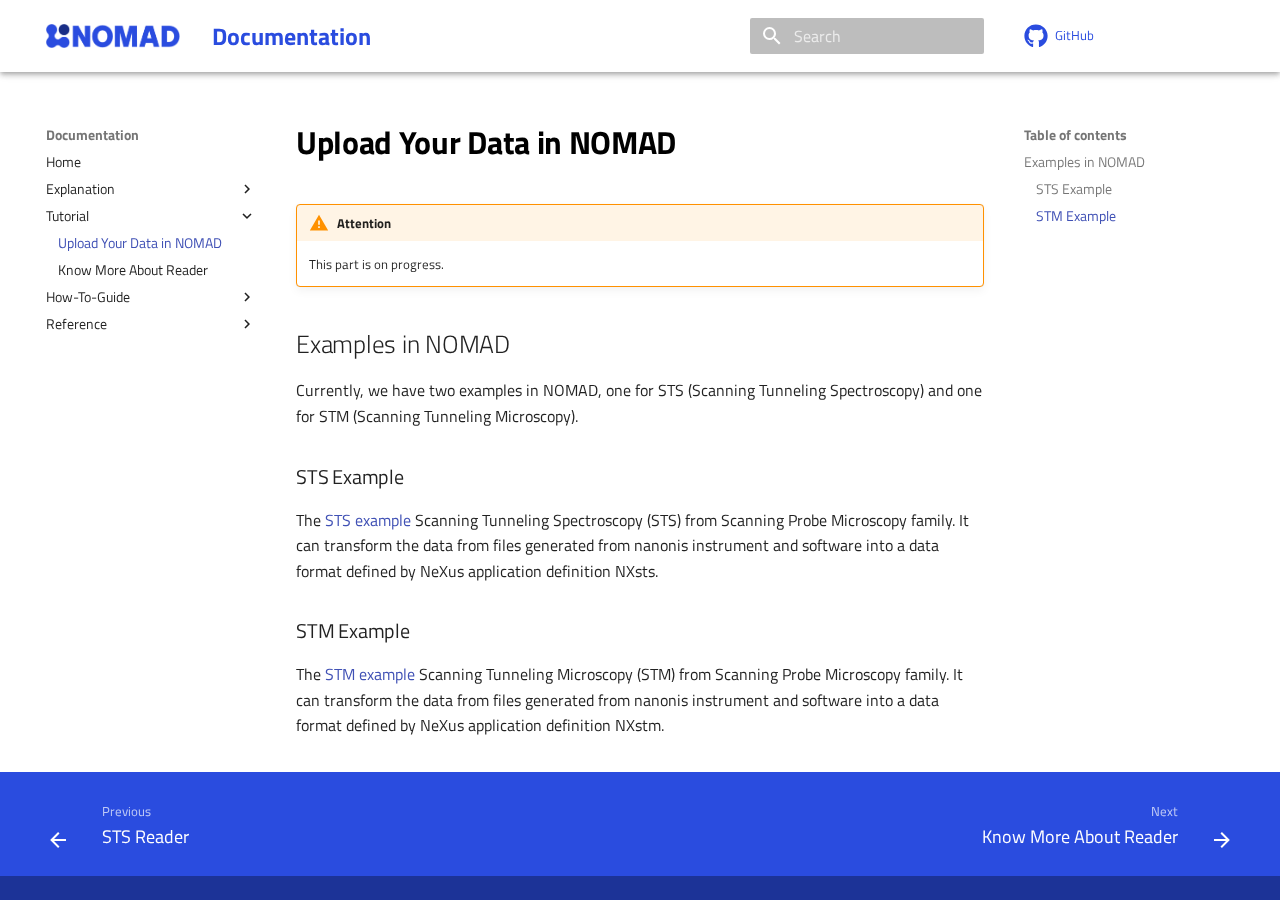
<file: tutorial/nomad-tutorial.html>
<!doctype html>
<html lang="en" class="no-js">
  <head>
    
      <meta charset="utf-8">
      <meta name="viewport" content="width=device-width,initial-scale=1">
      
        <meta name="description" content="The documentation for NOMAD.
">
      
      
        <meta name="author" content="The NOMAD Authors">
      
      
        <link rel="canonical" href="https://nomad-lab.eu/prod/v1/docs/index.html/tutorial/nomad-tutorial.html">
      
      
        <link rel="prev" href="../explanation/reader-explanation.html">
      
      
        <link rel="next" href="reader-tutorial.html">
      
      
      <link rel="icon" href="../assets/favicon.png">
      <meta name="generator" content="mkdocs-1.6.1, mkdocs-material-9.5.47">
    
    
      
        <title>Upload Your Data in NOMAD - Documentation</title>
      
    
    
      <link rel="stylesheet" href="../assets/stylesheets/main.6f8fc17f.min.css">
      
      


    
    
      
    
    
      
        
        
        <link rel="preconnect" href="https://fonts.gstatic.com" crossorigin>
        <link rel="stylesheet" href="https://fonts.googleapis.com/css?family=Titillium+Web:300,300i,400,400i,700,700i%7CRoboto+Mono:400,400i,700,700i&display=fallback">
        <style>:root{--md-text-font:"Titillium Web";--md-code-font:"Roboto Mono"}</style>
      
    
    
      <link rel="stylesheet" href="../stylesheets/extra.css">
    
    <script>__md_scope=new URL("..",location),__md_hash=e=>[...e].reduce(((e,_)=>(e<<5)-e+_.charCodeAt(0)),0),__md_get=(e,_=localStorage,t=__md_scope)=>JSON.parse(_.getItem(t.pathname+"."+e)),__md_set=(e,_,t=localStorage,a=__md_scope)=>{try{t.setItem(a.pathname+"."+e,JSON.stringify(_))}catch(e){}}</script>
    
      

    
    
    
  </head>
  
  
    <body dir="ltr">
  
    
    <input class="md-toggle" data-md-toggle="drawer" type="checkbox" id="__drawer" autocomplete="off">
    <input class="md-toggle" data-md-toggle="search" type="checkbox" id="__search" autocomplete="off">
    <label class="md-overlay" for="__drawer"></label>
    <div data-md-component="skip">
      
        
        <a href="#upload-your-data-in-nomad" class="md-skip">
          Skip to content
        </a>
      
    </div>
    <div data-md-component="announce">
      
    </div>
    
    
      

  

<header class="md-header md-header--shadow" data-md-component="header">
  <nav class="md-header__inner md-grid" aria-label="Header">
    <a href="https://nomad-lab.eu" title="Documentation" class="md-header__button md-logo" aria-label="Documentation" data-md-component="logo">
      
  <img src="../assets/nomad-logo.png" alt="logo">

    </a>
    <label class="md-header__button md-icon" for="__drawer">
      
      <svg xmlns="http://www.w3.org/2000/svg" viewBox="0 0 24 24"><path d="M3 6h18v2H3zm0 5h18v2H3zm0 5h18v2H3z"/></svg>
    </label>
    <div class="md-header__title" data-md-component="header-title">
      <div class="md-header__ellipsis">
        <div class="md-header__topic">
          <span class="md-ellipsis">
            Documentation
          </span>
        </div>
        <div class="md-header__topic" data-md-component="header-topic">
          <span class="md-ellipsis">
            
              Upload Your Data in NOMAD
            
          </span>
        </div>
      </div>
    </div>
    
    
      <script>var palette=__md_get("__palette");if(palette&&palette.color){if("(prefers-color-scheme)"===palette.color.media){var media=matchMedia("(prefers-color-scheme: light)"),input=document.querySelector(media.matches?"[data-md-color-media='(prefers-color-scheme: light)']":"[data-md-color-media='(prefers-color-scheme: dark)']");palette.color.media=input.getAttribute("data-md-color-media"),palette.color.scheme=input.getAttribute("data-md-color-scheme"),palette.color.primary=input.getAttribute("data-md-color-primary"),palette.color.accent=input.getAttribute("data-md-color-accent")}for(var[key,value]of Object.entries(palette.color))document.body.setAttribute("data-md-color-"+key,value)}</script>
    
    
    
      <label class="md-header__button md-icon" for="__search">
        
        <svg xmlns="http://www.w3.org/2000/svg" viewBox="0 0 24 24"><path d="M9.5 3A6.5 6.5 0 0 1 16 9.5c0 1.61-.59 3.09-1.56 4.23l.27.27h.79l5 5-1.5 1.5-5-5v-.79l-.27-.27A6.52 6.52 0 0 1 9.5 16 6.5 6.5 0 0 1 3 9.5 6.5 6.5 0 0 1 9.5 3m0 2C7 5 5 7 5 9.5S7 14 9.5 14 14 12 14 9.5 12 5 9.5 5"/></svg>
      </label>
      <div class="md-search" data-md-component="search" role="dialog">
  <label class="md-search__overlay" for="__search"></label>
  <div class="md-search__inner" role="search">
    <form class="md-search__form" name="search">
      <input type="text" class="md-search__input" name="query" aria-label="Search" placeholder="Search" autocapitalize="off" autocorrect="off" autocomplete="off" spellcheck="false" data-md-component="search-query" required>
      <label class="md-search__icon md-icon" for="__search">
        
        <svg xmlns="http://www.w3.org/2000/svg" viewBox="0 0 24 24"><path d="M9.5 3A6.5 6.5 0 0 1 16 9.5c0 1.61-.59 3.09-1.56 4.23l.27.27h.79l5 5-1.5 1.5-5-5v-.79l-.27-.27A6.52 6.52 0 0 1 9.5 16 6.5 6.5 0 0 1 3 9.5 6.5 6.5 0 0 1 9.5 3m0 2C7 5 5 7 5 9.5S7 14 9.5 14 14 12 14 9.5 12 5 9.5 5"/></svg>
        
        <svg xmlns="http://www.w3.org/2000/svg" viewBox="0 0 24 24"><path d="M20 11v2H8l5.5 5.5-1.42 1.42L4.16 12l7.92-7.92L13.5 5.5 8 11z"/></svg>
      </label>
      <nav class="md-search__options" aria-label="Search">
        
        <button type="reset" class="md-search__icon md-icon" title="Clear" aria-label="Clear" tabindex="-1">
          
          <svg xmlns="http://www.w3.org/2000/svg" viewBox="0 0 24 24"><path d="M19 6.41 17.59 5 12 10.59 6.41 5 5 6.41 10.59 12 5 17.59 6.41 19 12 13.41 17.59 19 19 17.59 13.41 12z"/></svg>
        </button>
      </nav>
      
    </form>
    <div class="md-search__output">
      <div class="md-search__scrollwrap" tabindex="0" data-md-scrollfix>
        <div class="md-search-result" data-md-component="search-result">
          <div class="md-search-result__meta">
            Initializing search
          </div>
          <ol class="md-search-result__list" role="presentation"></ol>
        </div>
      </div>
    </div>
  </div>
</div>
    
    
      <div class="md-header__source">
        <a href="https://github.com/FAIRmat-NFDI/pynxtools-stm" title="Go to repository" class="md-source" data-md-component="source">
  <div class="md-source__icon md-icon">
    
    <svg xmlns="http://www.w3.org/2000/svg" viewBox="0 0 496 512"><!--! Font Awesome Free 6.7.1 by @fontawesome - https://fontawesome.com License - https://fontawesome.com/license/free (Icons: CC BY 4.0, Fonts: SIL OFL 1.1, Code: MIT License) Copyright 2024 Fonticons, Inc.--><path d="M165.9 397.4c0 2-2.3 3.6-5.2 3.6-3.3.3-5.6-1.3-5.6-3.6 0-2 2.3-3.6 5.2-3.6 3-.3 5.6 1.3 5.6 3.6m-31.1-4.5c-.7 2 1.3 4.3 4.3 4.9 2.6 1 5.6 0 6.2-2s-1.3-4.3-4.3-5.2c-2.6-.7-5.5.3-6.2 2.3m44.2-1.7c-2.9.7-4.9 2.6-4.6 4.9.3 2 2.9 3.3 5.9 2.6 2.9-.7 4.9-2.6 4.6-4.6-.3-1.9-3-3.2-5.9-2.9M244.8 8C106.1 8 0 113.3 0 252c0 110.9 69.8 205.8 169.5 239.2 12.8 2.3 17.3-5.6 17.3-12.1 0-6.2-.3-40.4-.3-61.4 0 0-70 15-84.7-29.8 0 0-11.4-29.1-27.8-36.6 0 0-22.9-15.7 1.6-15.4 0 0 24.9 2 38.6 25.8 21.9 38.6 58.6 27.5 72.9 20.9 2.3-16 8.8-27.1 16-33.7-55.9-6.2-112.3-14.3-112.3-110.5 0-27.5 7.6-41.3 23.6-58.9-2.6-6.5-11.1-33.3 2.6-67.9 20.9-6.5 69 27 69 27 20-5.6 41.5-8.5 62.8-8.5s42.8 2.9 62.8 8.5c0 0 48.1-33.6 69-27 13.7 34.7 5.2 61.4 2.6 67.9 16 17.7 25.8 31.5 25.8 58.9 0 96.5-58.9 104.2-114.8 110.5 9.2 7.9 17 22.9 17 46.4 0 33.7-.3 75.4-.3 83.6 0 6.5 4.6 14.4 17.3 12.1C428.2 457.8 496 362.9 496 252 496 113.3 383.5 8 244.8 8M97.2 352.9c-1.3 1-1 3.3.7 5.2 1.6 1.6 3.9 2.3 5.2 1 1.3-1 1-3.3-.7-5.2-1.6-1.6-3.9-2.3-5.2-1m-10.8-8.1c-.7 1.3.3 2.9 2.3 3.9 1.6 1 3.6.7 4.3-.7.7-1.3-.3-2.9-2.3-3.9-2-.6-3.6-.3-4.3.7m32.4 35.6c-1.6 1.3-1 4.3 1.3 6.2 2.3 2.3 5.2 2.6 6.5 1 1.3-1.3.7-4.3-1.3-6.2-2.2-2.3-5.2-2.6-6.5-1m-11.4-14.7c-1.6 1-1.6 3.6 0 5.9s4.3 3.3 5.6 2.3c1.6-1.3 1.6-3.9 0-6.2-1.4-2.3-4-3.3-5.6-2"/></svg>
  </div>
  <div class="md-source__repository">
    GitHub
  </div>
</a>
      </div>
    
  </nav>
  
</header>
    
    <div class="md-container" data-md-component="container">
      
      
        
          
        
      
      <main class="md-main" data-md-component="main">
        <div class="md-main__inner md-grid">
          
            
              
              <div class="md-sidebar md-sidebar--primary" data-md-component="sidebar" data-md-type="navigation" >
                <div class="md-sidebar__scrollwrap">
                  <div class="md-sidebar__inner">
                    



<nav class="md-nav md-nav--primary" aria-label="Navigation" data-md-level="0">
  <label class="md-nav__title" for="__drawer">
    <a href="https://nomad-lab.eu" title="Documentation" class="md-nav__button md-logo" aria-label="Documentation" data-md-component="logo">
      
  <img src="../assets/nomad-logo.png" alt="logo">

    </a>
    Documentation
  </label>
  
    <div class="md-nav__source">
      <a href="https://github.com/FAIRmat-NFDI/pynxtools-stm" title="Go to repository" class="md-source" data-md-component="source">
  <div class="md-source__icon md-icon">
    
    <svg xmlns="http://www.w3.org/2000/svg" viewBox="0 0 496 512"><!--! Font Awesome Free 6.7.1 by @fontawesome - https://fontawesome.com License - https://fontawesome.com/license/free (Icons: CC BY 4.0, Fonts: SIL OFL 1.1, Code: MIT License) Copyright 2024 Fonticons, Inc.--><path d="M165.9 397.4c0 2-2.3 3.6-5.2 3.6-3.3.3-5.6-1.3-5.6-3.6 0-2 2.3-3.6 5.2-3.6 3-.3 5.6 1.3 5.6 3.6m-31.1-4.5c-.7 2 1.3 4.3 4.3 4.9 2.6 1 5.6 0 6.2-2s-1.3-4.3-4.3-5.2c-2.6-.7-5.5.3-6.2 2.3m44.2-1.7c-2.9.7-4.9 2.6-4.6 4.9.3 2 2.9 3.3 5.9 2.6 2.9-.7 4.9-2.6 4.6-4.6-.3-1.9-3-3.2-5.9-2.9M244.8 8C106.1 8 0 113.3 0 252c0 110.9 69.8 205.8 169.5 239.2 12.8 2.3 17.3-5.6 17.3-12.1 0-6.2-.3-40.4-.3-61.4 0 0-70 15-84.7-29.8 0 0-11.4-29.1-27.8-36.6 0 0-22.9-15.7 1.6-15.4 0 0 24.9 2 38.6 25.8 21.9 38.6 58.6 27.5 72.9 20.9 2.3-16 8.8-27.1 16-33.7-55.9-6.2-112.3-14.3-112.3-110.5 0-27.5 7.6-41.3 23.6-58.9-2.6-6.5-11.1-33.3 2.6-67.9 20.9-6.5 69 27 69 27 20-5.6 41.5-8.5 62.8-8.5s42.8 2.9 62.8 8.5c0 0 48.1-33.6 69-27 13.7 34.7 5.2 61.4 2.6 67.9 16 17.7 25.8 31.5 25.8 58.9 0 96.5-58.9 104.2-114.8 110.5 9.2 7.9 17 22.9 17 46.4 0 33.7-.3 75.4-.3 83.6 0 6.5 4.6 14.4 17.3 12.1C428.2 457.8 496 362.9 496 252 496 113.3 383.5 8 244.8 8M97.2 352.9c-1.3 1-1 3.3.7 5.2 1.6 1.6 3.9 2.3 5.2 1 1.3-1 1-3.3-.7-5.2-1.6-1.6-3.9-2.3-5.2-1m-10.8-8.1c-.7 1.3.3 2.9 2.3 3.9 1.6 1 3.6.7 4.3-.7.7-1.3-.3-2.9-2.3-3.9-2-.6-3.6-.3-4.3.7m32.4 35.6c-1.6 1.3-1 4.3 1.3 6.2 2.3 2.3 5.2 2.6 6.5 1 1.3-1.3.7-4.3-1.3-6.2-2.2-2.3-5.2-2.6-6.5-1m-11.4-14.7c-1.6 1-1.6 3.6 0 5.9s4.3 3.3 5.6 2.3c1.6-1.3 1.6-3.9 0-6.2-1.4-2.3-4-3.3-5.6-2"/></svg>
  </div>
  <div class="md-source__repository">
    GitHub
  </div>
</a>
    </div>
  
  <ul class="md-nav__list" data-md-scrollfix>
    
      
      
  
  
  
  
    <li class="md-nav__item">
      <a href="../index.html" class="md-nav__link">
        
  
  <span class="md-ellipsis">
    Home
  </span>
  

      </a>
    </li>
  

    
      
      
  
  
  
  
    
    
    
    
    <li class="md-nav__item md-nav__item--nested">
      
        
        
        <input class="md-nav__toggle md-toggle " type="checkbox" id="__nav_2" >
        
          
          <label class="md-nav__link" for="__nav_2" id="__nav_2_label" tabindex="0">
            
  
  <span class="md-ellipsis">
    Explanation
  </span>
  

            <span class="md-nav__icon md-icon"></span>
          </label>
        
        <nav class="md-nav" data-md-level="1" aria-labelledby="__nav_2_label" aria-expanded="false">
          <label class="md-nav__title" for="__nav_2">
            <span class="md-nav__icon md-icon"></span>
            Explanation
          </label>
          <ul class="md-nav__list" data-md-scrollfix>
            
              
                
  
  
  
  
    <li class="md-nav__item">
      <a href="../explanation/reader-explanation.html" class="md-nav__link">
        
  
  <span class="md-ellipsis">
    STS Reader
  </span>
  

      </a>
    </li>
  

              
            
          </ul>
        </nav>
      
    </li>
  

    
      
      
  
  
    
  
  
  
    
    
    
    
    <li class="md-nav__item md-nav__item--active md-nav__item--nested">
      
        
        
        <input class="md-nav__toggle md-toggle " type="checkbox" id="__nav_3" checked>
        
          
          <label class="md-nav__link" for="__nav_3" id="__nav_3_label" tabindex="0">
            
  
  <span class="md-ellipsis">
    Tutorial
  </span>
  

            <span class="md-nav__icon md-icon"></span>
          </label>
        
        <nav class="md-nav" data-md-level="1" aria-labelledby="__nav_3_label" aria-expanded="true">
          <label class="md-nav__title" for="__nav_3">
            <span class="md-nav__icon md-icon"></span>
            Tutorial
          </label>
          <ul class="md-nav__list" data-md-scrollfix>
            
              
                
  
  
    
  
  
  
    <li class="md-nav__item md-nav__item--active">
      
      <input class="md-nav__toggle md-toggle" type="checkbox" id="__toc">
      
      
        
      
      
        <label class="md-nav__link md-nav__link--active" for="__toc">
          
  
  <span class="md-ellipsis">
    Upload Your Data in NOMAD
  </span>
  

          <span class="md-nav__icon md-icon"></span>
        </label>
      
      <a href="nomad-tutorial.html" class="md-nav__link md-nav__link--active">
        
  
  <span class="md-ellipsis">
    Upload Your Data in NOMAD
  </span>
  

      </a>
      
        

<nav class="md-nav md-nav--secondary" aria-label="Table of contents">
  
  
  
    
  
  
    <label class="md-nav__title" for="__toc">
      <span class="md-nav__icon md-icon"></span>
      Table of contents
    </label>
    <ul class="md-nav__list" data-md-component="toc" data-md-scrollfix>
      
        <li class="md-nav__item">
  <a href="#examples-in-nomad" class="md-nav__link">
    <span class="md-ellipsis">
      Examples in NOMAD
    </span>
  </a>
  
    <nav class="md-nav" aria-label="Examples in NOMAD">
      <ul class="md-nav__list">
        
          <li class="md-nav__item">
  <a href="#sts-example" class="md-nav__link">
    <span class="md-ellipsis">
      STS Example
    </span>
  </a>
  
</li>
        
          <li class="md-nav__item">
  <a href="#stm-example" class="md-nav__link">
    <span class="md-ellipsis">
      STM Example
    </span>
  </a>
  
</li>
        
      </ul>
    </nav>
  
</li>
      
    </ul>
  
</nav>
      
    </li>
  

              
            
              
                
  
  
  
  
    <li class="md-nav__item">
      <a href="reader-tutorial.html" class="md-nav__link">
        
  
  <span class="md-ellipsis">
    Know More About Reader
  </span>
  

      </a>
    </li>
  

              
            
          </ul>
        </nav>
      
    </li>
  

    
      
      
  
  
  
  
    
    
    
    
    <li class="md-nav__item md-nav__item--nested">
      
        
        
        <input class="md-nav__toggle md-toggle " type="checkbox" id="__nav_4" >
        
          
          <label class="md-nav__link" for="__nav_4" id="__nav_4_label" tabindex="0">
            
  
  <span class="md-ellipsis">
    How-To-Guide
  </span>
  

            <span class="md-nav__icon md-icon"></span>
          </label>
        
        <nav class="md-nav" data-md-level="1" aria-labelledby="__nav_4_label" aria-expanded="false">
          <label class="md-nav__title" for="__nav_4">
            <span class="md-nav__icon md-icon"></span>
            How-To-Guide
          </label>
          <ul class="md-nav__list" data-md-scrollfix>
            
              
                
  
  
  
  
    <li class="md-nav__item">
      <a href="../how-to-guides/how-to-interact-with-reader.html" class="md-nav__link">
        
  
  <span class="md-ellipsis">
    How to Use the STM Reader
  </span>
  

      </a>
    </li>
  

              
            
          </ul>
        </nav>
      
    </li>
  

    
      
      
  
  
  
  
    
    
    
    
    <li class="md-nav__item md-nav__item--nested">
      
        
        
        <input class="md-nav__toggle md-toggle " type="checkbox" id="__nav_5" >
        
          
          <label class="md-nav__link" for="__nav_5" id="__nav_5_label" tabindex="0">
            
  
  <span class="md-ellipsis">
    Reference
  </span>
  

            <span class="md-nav__icon md-icon"></span>
          </label>
        
        <nav class="md-nav" data-md-level="1" aria-labelledby="__nav_5_label" aria-expanded="false">
          <label class="md-nav__title" for="__nav_5">
            <span class="md-nav__icon md-icon"></span>
            Reference
          </label>
          <ul class="md-nav__list" data-md-scrollfix>
            
              
                
  
  
  
  
    <li class="md-nav__item">
      <a href="../reference/reference.html" class="md-nav__link">
        
  
  <span class="md-ellipsis">
    References
  </span>
  

      </a>
    </li>
  

              
            
          </ul>
        </nav>
      
    </li>
  

    
  </ul>
</nav>
                  </div>
                </div>
              </div>
            
            
              
              <div class="md-sidebar md-sidebar--secondary" data-md-component="sidebar" data-md-type="toc" >
                <div class="md-sidebar__scrollwrap">
                  <div class="md-sidebar__inner">
                    

<nav class="md-nav md-nav--secondary" aria-label="Table of contents">
  
  
  
    
  
  
    <label class="md-nav__title" for="__toc">
      <span class="md-nav__icon md-icon"></span>
      Table of contents
    </label>
    <ul class="md-nav__list" data-md-component="toc" data-md-scrollfix>
      
        <li class="md-nav__item">
  <a href="#examples-in-nomad" class="md-nav__link">
    <span class="md-ellipsis">
      Examples in NOMAD
    </span>
  </a>
  
    <nav class="md-nav" aria-label="Examples in NOMAD">
      <ul class="md-nav__list">
        
          <li class="md-nav__item">
  <a href="#sts-example" class="md-nav__link">
    <span class="md-ellipsis">
      STS Example
    </span>
  </a>
  
</li>
        
          <li class="md-nav__item">
  <a href="#stm-example" class="md-nav__link">
    <span class="md-ellipsis">
      STM Example
    </span>
  </a>
  
</li>
        
      </ul>
    </nav>
  
</li>
      
    </ul>
  
</nav>
                  </div>
                </div>
              </div>
            
          
          
            <div class="md-content" data-md-component="content">
              <article class="md-content__inner md-typeset">
                
                  


<h1 id="upload-your-data-in-nomad">Upload Your Data in NOMAD<a class="headerlink" href="#upload-your-data-in-nomad" title="Permanent link">&para;</a></h1>
<div class="admonition warning">
<p class="admonition-title">Attention</p>
<p>This part is on progress.</p>
</div>
<h2 id="examples-in-nomad">Examples in NOMAD<a class="headerlink" href="#examples-in-nomad" title="Permanent link">&para;</a></h2>
<p>Currently, we have two examples in NOMAD, one for STS (Scanning Tunneling Spectroscopy) and one for STM (Scanning Tunneling Microscopy).</p>
<h3 id="sts-example">STS Example<a class="headerlink" href="#sts-example" title="Permanent link">&para;</a></h3>
<p>The <a href="../../src/pynxtools_mpes/nomad/examples/spm/sts">STS example</a> Scanning Tunneling Spectroscopy (STS) from Scanning Probe Microscopy family. It can transform the data from files generated from nanonis instrument and software into a data format defined by NeXus application definition NXsts.</p>
<h3 id="stm-example">STM Example<a class="headerlink" href="#stm-example" title="Permanent link">&para;</a></h3>
<p>The <a href="../../src/pynxtools_mpes/nomad/examples/spm/stm">STM example</a> Scanning Tunneling Microscopy (STM) from Scanning Probe Microscopy family. It can transform the data from files generated from nanonis instrument and software into a data format defined by NeXus application definition NXstm.</p>












                
              </article>
            </div>
          
          
<script>var target=document.getElementById(location.hash.slice(1));target&&target.name&&(target.checked=target.name.startsWith("__tabbed_"))</script>
        </div>
        
          <button type="button" class="md-top md-icon" data-md-component="top" hidden>
  
  <svg xmlns="http://www.w3.org/2000/svg" viewBox="0 0 24 24"><path d="M13 20h-2V8l-5.5 5.5-1.42-1.42L12 4.16l7.92 7.92-1.42 1.42L13 8z"/></svg>
  Back to top
</button>
        
      </main>
      
        <footer class="md-footer">
  
    
      
      <nav class="md-footer__inner md-grid" aria-label="Footer" >
        
          
          <a href="../explanation/reader-explanation.html" class="md-footer__link md-footer__link--prev" aria-label="Previous: STS Reader">
            <div class="md-footer__button md-icon">
              
              <svg xmlns="http://www.w3.org/2000/svg" viewBox="0 0 24 24"><path d="M20 11v2H8l5.5 5.5-1.42 1.42L4.16 12l7.92-7.92L13.5 5.5 8 11z"/></svg>
            </div>
            <div class="md-footer__title">
              <span class="md-footer__direction">
                Previous
              </span>
              <div class="md-ellipsis">
                STS Reader
              </div>
            </div>
          </a>
        
        
          
          <a href="reader-tutorial.html" class="md-footer__link md-footer__link--next" aria-label="Next: Know More About Reader">
            <div class="md-footer__title">
              <span class="md-footer__direction">
                Next
              </span>
              <div class="md-ellipsis">
                Know More About Reader
              </div>
            </div>
            <div class="md-footer__button md-icon">
              
              <svg xmlns="http://www.w3.org/2000/svg" viewBox="0 0 24 24"><path d="M4 11v2h12l-5.5 5.5 1.42 1.42L19.84 12l-7.92-7.92L10.5 5.5 16 11z"/></svg>
            </div>
          </a>
        
      </nav>
    
  
  <div class="md-footer-meta md-typeset">
    <div class="md-footer-meta__inner md-grid">
      <div class="md-copyright">
  
  
</div>
      
    </div>
  </div>
</footer>
      
    </div>
    <div class="md-dialog" data-md-component="dialog">
      <div class="md-dialog__inner md-typeset"></div>
    </div>
    
    
    <script id="__config" type="application/json">{"base": "..", "features": ["content.code.copy", "content.code.annotate", "navigation.path", "navigation.footer", "navigation.top"], "search": "../assets/javascripts/workers/search.6ce7567c.min.js", "translations": {"clipboard.copied": "Copied to clipboard", "clipboard.copy": "Copy to clipboard", "search.result.more.one": "1 more on this page", "search.result.more.other": "# more on this page", "search.result.none": "No matching documents", "search.result.one": "1 matching document", "search.result.other": "# matching documents", "search.result.placeholder": "Type to start searching", "search.result.term.missing": "Missing", "select.version": "Select version"}}</script>
    
    
      <script src="../assets/javascripts/bundle.83f73b43.min.js"></script>
      
        <script src="../javascript.js"></script>
      
    
  </body>
</html>
</file>
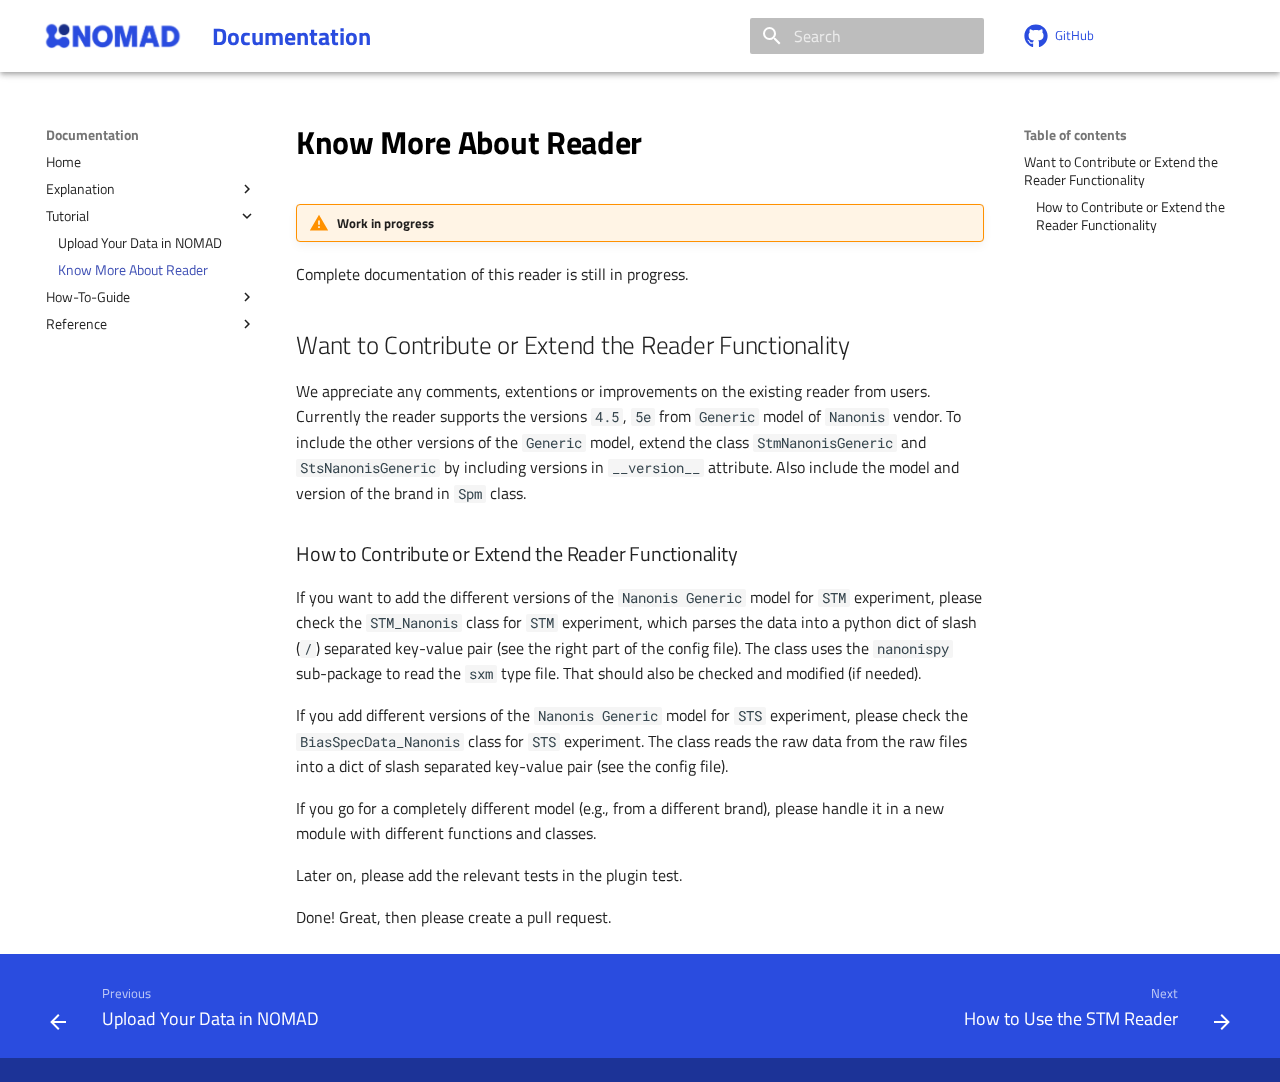
<file: tutorial/reader-tutorial.html>
<!doctype html>
<html lang="en" class="no-js">
  <head>
    
      <meta charset="utf-8">
      <meta name="viewport" content="width=device-width,initial-scale=1">
      
        <meta name="description" content="The documentation for NOMAD.
">
      
      
        <meta name="author" content="The NOMAD Authors">
      
      
        <link rel="canonical" href="https://nomad-lab.eu/prod/v1/docs/index.html/tutorial/reader-tutorial.html">
      
      
        <link rel="prev" href="nomad-tutorial.html">
      
      
        <link rel="next" href="../how-to-guides/how-to-interact-with-reader.html">
      
      
      <link rel="icon" href="../assets/favicon.png">
      <meta name="generator" content="mkdocs-1.6.1, mkdocs-material-9.5.47">
    
    
      
        <title>Know More About Reader - Documentation</title>
      
    
    
      <link rel="stylesheet" href="../assets/stylesheets/main.6f8fc17f.min.css">
      
      


    
    
      
    
    
      
        
        
        <link rel="preconnect" href="https://fonts.gstatic.com" crossorigin>
        <link rel="stylesheet" href="https://fonts.googleapis.com/css?family=Titillium+Web:300,300i,400,400i,700,700i%7CRoboto+Mono:400,400i,700,700i&display=fallback">
        <style>:root{--md-text-font:"Titillium Web";--md-code-font:"Roboto Mono"}</style>
      
    
    
      <link rel="stylesheet" href="../stylesheets/extra.css">
    
    <script>__md_scope=new URL("..",location),__md_hash=e=>[...e].reduce(((e,_)=>(e<<5)-e+_.charCodeAt(0)),0),__md_get=(e,_=localStorage,t=__md_scope)=>JSON.parse(_.getItem(t.pathname+"."+e)),__md_set=(e,_,t=localStorage,a=__md_scope)=>{try{t.setItem(a.pathname+"."+e,JSON.stringify(_))}catch(e){}}</script>
    
      

    
    
    
  </head>
  
  
    <body dir="ltr">
  
    
    <input class="md-toggle" data-md-toggle="drawer" type="checkbox" id="__drawer" autocomplete="off">
    <input class="md-toggle" data-md-toggle="search" type="checkbox" id="__search" autocomplete="off">
    <label class="md-overlay" for="__drawer"></label>
    <div data-md-component="skip">
      
        
        <a href="#know-more-about-reader" class="md-skip">
          Skip to content
        </a>
      
    </div>
    <div data-md-component="announce">
      
    </div>
    
    
      

  

<header class="md-header md-header--shadow" data-md-component="header">
  <nav class="md-header__inner md-grid" aria-label="Header">
    <a href="https://nomad-lab.eu" title="Documentation" class="md-header__button md-logo" aria-label="Documentation" data-md-component="logo">
      
  <img src="../assets/nomad-logo.png" alt="logo">

    </a>
    <label class="md-header__button md-icon" for="__drawer">
      
      <svg xmlns="http://www.w3.org/2000/svg" viewBox="0 0 24 24"><path d="M3 6h18v2H3zm0 5h18v2H3zm0 5h18v2H3z"/></svg>
    </label>
    <div class="md-header__title" data-md-component="header-title">
      <div class="md-header__ellipsis">
        <div class="md-header__topic">
          <span class="md-ellipsis">
            Documentation
          </span>
        </div>
        <div class="md-header__topic" data-md-component="header-topic">
          <span class="md-ellipsis">
            
              Know More About Reader
            
          </span>
        </div>
      </div>
    </div>
    
    
      <script>var palette=__md_get("__palette");if(palette&&palette.color){if("(prefers-color-scheme)"===palette.color.media){var media=matchMedia("(prefers-color-scheme: light)"),input=document.querySelector(media.matches?"[data-md-color-media='(prefers-color-scheme: light)']":"[data-md-color-media='(prefers-color-scheme: dark)']");palette.color.media=input.getAttribute("data-md-color-media"),palette.color.scheme=input.getAttribute("data-md-color-scheme"),palette.color.primary=input.getAttribute("data-md-color-primary"),palette.color.accent=input.getAttribute("data-md-color-accent")}for(var[key,value]of Object.entries(palette.color))document.body.setAttribute("data-md-color-"+key,value)}</script>
    
    
    
      <label class="md-header__button md-icon" for="__search">
        
        <svg xmlns="http://www.w3.org/2000/svg" viewBox="0 0 24 24"><path d="M9.5 3A6.5 6.5 0 0 1 16 9.5c0 1.61-.59 3.09-1.56 4.23l.27.27h.79l5 5-1.5 1.5-5-5v-.79l-.27-.27A6.52 6.52 0 0 1 9.5 16 6.5 6.5 0 0 1 3 9.5 6.5 6.5 0 0 1 9.5 3m0 2C7 5 5 7 5 9.5S7 14 9.5 14 14 12 14 9.5 12 5 9.5 5"/></svg>
      </label>
      <div class="md-search" data-md-component="search" role="dialog">
  <label class="md-search__overlay" for="__search"></label>
  <div class="md-search__inner" role="search">
    <form class="md-search__form" name="search">
      <input type="text" class="md-search__input" name="query" aria-label="Search" placeholder="Search" autocapitalize="off" autocorrect="off" autocomplete="off" spellcheck="false" data-md-component="search-query" required>
      <label class="md-search__icon md-icon" for="__search">
        
        <svg xmlns="http://www.w3.org/2000/svg" viewBox="0 0 24 24"><path d="M9.5 3A6.5 6.5 0 0 1 16 9.5c0 1.61-.59 3.09-1.56 4.23l.27.27h.79l5 5-1.5 1.5-5-5v-.79l-.27-.27A6.52 6.52 0 0 1 9.5 16 6.5 6.5 0 0 1 3 9.5 6.5 6.5 0 0 1 9.5 3m0 2C7 5 5 7 5 9.5S7 14 9.5 14 14 12 14 9.5 12 5 9.5 5"/></svg>
        
        <svg xmlns="http://www.w3.org/2000/svg" viewBox="0 0 24 24"><path d="M20 11v2H8l5.5 5.5-1.42 1.42L4.16 12l7.92-7.92L13.5 5.5 8 11z"/></svg>
      </label>
      <nav class="md-search__options" aria-label="Search">
        
        <button type="reset" class="md-search__icon md-icon" title="Clear" aria-label="Clear" tabindex="-1">
          
          <svg xmlns="http://www.w3.org/2000/svg" viewBox="0 0 24 24"><path d="M19 6.41 17.59 5 12 10.59 6.41 5 5 6.41 10.59 12 5 17.59 6.41 19 12 13.41 17.59 19 19 17.59 13.41 12z"/></svg>
        </button>
      </nav>
      
    </form>
    <div class="md-search__output">
      <div class="md-search__scrollwrap" tabindex="0" data-md-scrollfix>
        <div class="md-search-result" data-md-component="search-result">
          <div class="md-search-result__meta">
            Initializing search
          </div>
          <ol class="md-search-result__list" role="presentation"></ol>
        </div>
      </div>
    </div>
  </div>
</div>
    
    
      <div class="md-header__source">
        <a href="https://github.com/FAIRmat-NFDI/pynxtools-stm" title="Go to repository" class="md-source" data-md-component="source">
  <div class="md-source__icon md-icon">
    
    <svg xmlns="http://www.w3.org/2000/svg" viewBox="0 0 496 512"><!--! Font Awesome Free 6.7.1 by @fontawesome - https://fontawesome.com License - https://fontawesome.com/license/free (Icons: CC BY 4.0, Fonts: SIL OFL 1.1, Code: MIT License) Copyright 2024 Fonticons, Inc.--><path d="M165.9 397.4c0 2-2.3 3.6-5.2 3.6-3.3.3-5.6-1.3-5.6-3.6 0-2 2.3-3.6 5.2-3.6 3-.3 5.6 1.3 5.6 3.6m-31.1-4.5c-.7 2 1.3 4.3 4.3 4.9 2.6 1 5.6 0 6.2-2s-1.3-4.3-4.3-5.2c-2.6-.7-5.5.3-6.2 2.3m44.2-1.7c-2.9.7-4.9 2.6-4.6 4.9.3 2 2.9 3.3 5.9 2.6 2.9-.7 4.9-2.6 4.6-4.6-.3-1.9-3-3.2-5.9-2.9M244.8 8C106.1 8 0 113.3 0 252c0 110.9 69.8 205.8 169.5 239.2 12.8 2.3 17.3-5.6 17.3-12.1 0-6.2-.3-40.4-.3-61.4 0 0-70 15-84.7-29.8 0 0-11.4-29.1-27.8-36.6 0 0-22.9-15.7 1.6-15.4 0 0 24.9 2 38.6 25.8 21.9 38.6 58.6 27.5 72.9 20.9 2.3-16 8.8-27.1 16-33.7-55.9-6.2-112.3-14.3-112.3-110.5 0-27.5 7.6-41.3 23.6-58.9-2.6-6.5-11.1-33.3 2.6-67.9 20.9-6.5 69 27 69 27 20-5.6 41.5-8.5 62.8-8.5s42.8 2.9 62.8 8.5c0 0 48.1-33.6 69-27 13.7 34.7 5.2 61.4 2.6 67.9 16 17.7 25.8 31.5 25.8 58.9 0 96.5-58.9 104.2-114.8 110.5 9.2 7.9 17 22.9 17 46.4 0 33.7-.3 75.4-.3 83.6 0 6.5 4.6 14.4 17.3 12.1C428.2 457.8 496 362.9 496 252 496 113.3 383.5 8 244.8 8M97.2 352.9c-1.3 1-1 3.3.7 5.2 1.6 1.6 3.9 2.3 5.2 1 1.3-1 1-3.3-.7-5.2-1.6-1.6-3.9-2.3-5.2-1m-10.8-8.1c-.7 1.3.3 2.9 2.3 3.9 1.6 1 3.6.7 4.3-.7.7-1.3-.3-2.9-2.3-3.9-2-.6-3.6-.3-4.3.7m32.4 35.6c-1.6 1.3-1 4.3 1.3 6.2 2.3 2.3 5.2 2.6 6.5 1 1.3-1.3.7-4.3-1.3-6.2-2.2-2.3-5.2-2.6-6.5-1m-11.4-14.7c-1.6 1-1.6 3.6 0 5.9s4.3 3.3 5.6 2.3c1.6-1.3 1.6-3.9 0-6.2-1.4-2.3-4-3.3-5.6-2"/></svg>
  </div>
  <div class="md-source__repository">
    GitHub
  </div>
</a>
      </div>
    
  </nav>
  
</header>
    
    <div class="md-container" data-md-component="container">
      
      
        
          
        
      
      <main class="md-main" data-md-component="main">
        <div class="md-main__inner md-grid">
          
            
              
              <div class="md-sidebar md-sidebar--primary" data-md-component="sidebar" data-md-type="navigation" >
                <div class="md-sidebar__scrollwrap">
                  <div class="md-sidebar__inner">
                    



<nav class="md-nav md-nav--primary" aria-label="Navigation" data-md-level="0">
  <label class="md-nav__title" for="__drawer">
    <a href="https://nomad-lab.eu" title="Documentation" class="md-nav__button md-logo" aria-label="Documentation" data-md-component="logo">
      
  <img src="../assets/nomad-logo.png" alt="logo">

    </a>
    Documentation
  </label>
  
    <div class="md-nav__source">
      <a href="https://github.com/FAIRmat-NFDI/pynxtools-stm" title="Go to repository" class="md-source" data-md-component="source">
  <div class="md-source__icon md-icon">
    
    <svg xmlns="http://www.w3.org/2000/svg" viewBox="0 0 496 512"><!--! Font Awesome Free 6.7.1 by @fontawesome - https://fontawesome.com License - https://fontawesome.com/license/free (Icons: CC BY 4.0, Fonts: SIL OFL 1.1, Code: MIT License) Copyright 2024 Fonticons, Inc.--><path d="M165.9 397.4c0 2-2.3 3.6-5.2 3.6-3.3.3-5.6-1.3-5.6-3.6 0-2 2.3-3.6 5.2-3.6 3-.3 5.6 1.3 5.6 3.6m-31.1-4.5c-.7 2 1.3 4.3 4.3 4.9 2.6 1 5.6 0 6.2-2s-1.3-4.3-4.3-5.2c-2.6-.7-5.5.3-6.2 2.3m44.2-1.7c-2.9.7-4.9 2.6-4.6 4.9.3 2 2.9 3.3 5.9 2.6 2.9-.7 4.9-2.6 4.6-4.6-.3-1.9-3-3.2-5.9-2.9M244.8 8C106.1 8 0 113.3 0 252c0 110.9 69.8 205.8 169.5 239.2 12.8 2.3 17.3-5.6 17.3-12.1 0-6.2-.3-40.4-.3-61.4 0 0-70 15-84.7-29.8 0 0-11.4-29.1-27.8-36.6 0 0-22.9-15.7 1.6-15.4 0 0 24.9 2 38.6 25.8 21.9 38.6 58.6 27.5 72.9 20.9 2.3-16 8.8-27.1 16-33.7-55.9-6.2-112.3-14.3-112.3-110.5 0-27.5 7.6-41.3 23.6-58.9-2.6-6.5-11.1-33.3 2.6-67.9 20.9-6.5 69 27 69 27 20-5.6 41.5-8.5 62.8-8.5s42.8 2.9 62.8 8.5c0 0 48.1-33.6 69-27 13.7 34.7 5.2 61.4 2.6 67.9 16 17.7 25.8 31.5 25.8 58.9 0 96.5-58.9 104.2-114.8 110.5 9.2 7.9 17 22.9 17 46.4 0 33.7-.3 75.4-.3 83.6 0 6.5 4.6 14.4 17.3 12.1C428.2 457.8 496 362.9 496 252 496 113.3 383.5 8 244.8 8M97.2 352.9c-1.3 1-1 3.3.7 5.2 1.6 1.6 3.9 2.3 5.2 1 1.3-1 1-3.3-.7-5.2-1.6-1.6-3.9-2.3-5.2-1m-10.8-8.1c-.7 1.3.3 2.9 2.3 3.9 1.6 1 3.6.7 4.3-.7.7-1.3-.3-2.9-2.3-3.9-2-.6-3.6-.3-4.3.7m32.4 35.6c-1.6 1.3-1 4.3 1.3 6.2 2.3 2.3 5.2 2.6 6.5 1 1.3-1.3.7-4.3-1.3-6.2-2.2-2.3-5.2-2.6-6.5-1m-11.4-14.7c-1.6 1-1.6 3.6 0 5.9s4.3 3.3 5.6 2.3c1.6-1.3 1.6-3.9 0-6.2-1.4-2.3-4-3.3-5.6-2"/></svg>
  </div>
  <div class="md-source__repository">
    GitHub
  </div>
</a>
    </div>
  
  <ul class="md-nav__list" data-md-scrollfix>
    
      
      
  
  
  
  
    <li class="md-nav__item">
      <a href="../index.html" class="md-nav__link">
        
  
  <span class="md-ellipsis">
    Home
  </span>
  

      </a>
    </li>
  

    
      
      
  
  
  
  
    
    
    
    
    <li class="md-nav__item md-nav__item--nested">
      
        
        
        <input class="md-nav__toggle md-toggle " type="checkbox" id="__nav_2" >
        
          
          <label class="md-nav__link" for="__nav_2" id="__nav_2_label" tabindex="0">
            
  
  <span class="md-ellipsis">
    Explanation
  </span>
  

            <span class="md-nav__icon md-icon"></span>
          </label>
        
        <nav class="md-nav" data-md-level="1" aria-labelledby="__nav_2_label" aria-expanded="false">
          <label class="md-nav__title" for="__nav_2">
            <span class="md-nav__icon md-icon"></span>
            Explanation
          </label>
          <ul class="md-nav__list" data-md-scrollfix>
            
              
                
  
  
  
  
    <li class="md-nav__item">
      <a href="../explanation/reader-explanation.html" class="md-nav__link">
        
  
  <span class="md-ellipsis">
    STS Reader
  </span>
  

      </a>
    </li>
  

              
            
          </ul>
        </nav>
      
    </li>
  

    
      
      
  
  
    
  
  
  
    
    
    
    
    <li class="md-nav__item md-nav__item--active md-nav__item--nested">
      
        
        
        <input class="md-nav__toggle md-toggle " type="checkbox" id="__nav_3" checked>
        
          
          <label class="md-nav__link" for="__nav_3" id="__nav_3_label" tabindex="0">
            
  
  <span class="md-ellipsis">
    Tutorial
  </span>
  

            <span class="md-nav__icon md-icon"></span>
          </label>
        
        <nav class="md-nav" data-md-level="1" aria-labelledby="__nav_3_label" aria-expanded="true">
          <label class="md-nav__title" for="__nav_3">
            <span class="md-nav__icon md-icon"></span>
            Tutorial
          </label>
          <ul class="md-nav__list" data-md-scrollfix>
            
              
                
  
  
  
  
    <li class="md-nav__item">
      <a href="nomad-tutorial.html" class="md-nav__link">
        
  
  <span class="md-ellipsis">
    Upload Your Data in NOMAD
  </span>
  

      </a>
    </li>
  

              
            
              
                
  
  
    
  
  
  
    <li class="md-nav__item md-nav__item--active">
      
      <input class="md-nav__toggle md-toggle" type="checkbox" id="__toc">
      
      
        
      
      
        <label class="md-nav__link md-nav__link--active" for="__toc">
          
  
  <span class="md-ellipsis">
    Know More About Reader
  </span>
  

          <span class="md-nav__icon md-icon"></span>
        </label>
      
      <a href="reader-tutorial.html" class="md-nav__link md-nav__link--active">
        
  
  <span class="md-ellipsis">
    Know More About Reader
  </span>
  

      </a>
      
        

<nav class="md-nav md-nav--secondary" aria-label="Table of contents">
  
  
  
    
  
  
    <label class="md-nav__title" for="__toc">
      <span class="md-nav__icon md-icon"></span>
      Table of contents
    </label>
    <ul class="md-nav__list" data-md-component="toc" data-md-scrollfix>
      
        <li class="md-nav__item">
  <a href="#want-to-contribute-or-extend-the-reader-functionality" class="md-nav__link">
    <span class="md-ellipsis">
      Want to Contribute or Extend the Reader Functionality
    </span>
  </a>
  
    <nav class="md-nav" aria-label="Want to Contribute or Extend the Reader Functionality">
      <ul class="md-nav__list">
        
          <li class="md-nav__item">
  <a href="#how-to-contribute-or-extend-the-reader-functionality" class="md-nav__link">
    <span class="md-ellipsis">
      How to Contribute or Extend the Reader Functionality
    </span>
  </a>
  
</li>
        
      </ul>
    </nav>
  
</li>
      
    </ul>
  
</nav>
      
    </li>
  

              
            
          </ul>
        </nav>
      
    </li>
  

    
      
      
  
  
  
  
    
    
    
    
    <li class="md-nav__item md-nav__item--nested">
      
        
        
        <input class="md-nav__toggle md-toggle " type="checkbox" id="__nav_4" >
        
          
          <label class="md-nav__link" for="__nav_4" id="__nav_4_label" tabindex="0">
            
  
  <span class="md-ellipsis">
    How-To-Guide
  </span>
  

            <span class="md-nav__icon md-icon"></span>
          </label>
        
        <nav class="md-nav" data-md-level="1" aria-labelledby="__nav_4_label" aria-expanded="false">
          <label class="md-nav__title" for="__nav_4">
            <span class="md-nav__icon md-icon"></span>
            How-To-Guide
          </label>
          <ul class="md-nav__list" data-md-scrollfix>
            
              
                
  
  
  
  
    <li class="md-nav__item">
      <a href="../how-to-guides/how-to-interact-with-reader.html" class="md-nav__link">
        
  
  <span class="md-ellipsis">
    How to Use the STM Reader
  </span>
  

      </a>
    </li>
  

              
            
          </ul>
        </nav>
      
    </li>
  

    
      
      
  
  
  
  
    
    
    
    
    <li class="md-nav__item md-nav__item--nested">
      
        
        
        <input class="md-nav__toggle md-toggle " type="checkbox" id="__nav_5" >
        
          
          <label class="md-nav__link" for="__nav_5" id="__nav_5_label" tabindex="0">
            
  
  <span class="md-ellipsis">
    Reference
  </span>
  

            <span class="md-nav__icon md-icon"></span>
          </label>
        
        <nav class="md-nav" data-md-level="1" aria-labelledby="__nav_5_label" aria-expanded="false">
          <label class="md-nav__title" for="__nav_5">
            <span class="md-nav__icon md-icon"></span>
            Reference
          </label>
          <ul class="md-nav__list" data-md-scrollfix>
            
              
                
  
  
  
  
    <li class="md-nav__item">
      <a href="../reference/reference.html" class="md-nav__link">
        
  
  <span class="md-ellipsis">
    References
  </span>
  

      </a>
    </li>
  

              
            
          </ul>
        </nav>
      
    </li>
  

    
  </ul>
</nav>
                  </div>
                </div>
              </div>
            
            
              
              <div class="md-sidebar md-sidebar--secondary" data-md-component="sidebar" data-md-type="toc" >
                <div class="md-sidebar__scrollwrap">
                  <div class="md-sidebar__inner">
                    

<nav class="md-nav md-nav--secondary" aria-label="Table of contents">
  
  
  
    
  
  
    <label class="md-nav__title" for="__toc">
      <span class="md-nav__icon md-icon"></span>
      Table of contents
    </label>
    <ul class="md-nav__list" data-md-component="toc" data-md-scrollfix>
      
        <li class="md-nav__item">
  <a href="#want-to-contribute-or-extend-the-reader-functionality" class="md-nav__link">
    <span class="md-ellipsis">
      Want to Contribute or Extend the Reader Functionality
    </span>
  </a>
  
    <nav class="md-nav" aria-label="Want to Contribute or Extend the Reader Functionality">
      <ul class="md-nav__list">
        
          <li class="md-nav__item">
  <a href="#how-to-contribute-or-extend-the-reader-functionality" class="md-nav__link">
    <span class="md-ellipsis">
      How to Contribute or Extend the Reader Functionality
    </span>
  </a>
  
</li>
        
      </ul>
    </nav>
  
</li>
      
    </ul>
  
</nav>
                  </div>
                </div>
              </div>
            
          
          
            <div class="md-content" data-md-component="content">
              <article class="md-content__inner md-typeset">
                
                  


<h1 id="know-more-about-reader">Know More About Reader<a class="headerlink" href="#know-more-about-reader" title="Permanent link">&para;</a></h1>
<div class="admonition warning">
<p class="admonition-title">Work in progress</p>
</div>
<p>Complete documentation of this reader is still in progress.</p>
<h2 id="want-to-contribute-or-extend-the-reader-functionality">Want to Contribute or Extend the Reader Functionality<a class="headerlink" href="#want-to-contribute-or-extend-the-reader-functionality" title="Permanent link">&para;</a></h2>
<p>We appreciate any comments, extentions or improvements on the existing reader from users. Currently the reader supports the versions <code>4.5</code>, <code>5e</code> from <code>Generic</code> model of <code>Nanonis</code> vendor. To include the other versions of the <code>Generic</code> model, extend the class <code>StmNanonisGeneric</code> and <code>StsNanonisGeneric</code> by including versions in <code>__version__</code> attribute. Also include the model and version of the brand in <code>Spm</code> class. </p>
<h3 id="how-to-contribute-or-extend-the-reader-functionality">How to Contribute or Extend the Reader Functionality<a class="headerlink" href="#how-to-contribute-or-extend-the-reader-functionality" title="Permanent link">&para;</a></h3>
<p>If you want to add the different versions of the <code>Nanonis Generic</code> model for <code>STM</code> experiment, please check the <code>STM_Nanonis</code> class for <code>STM</code> experiment, which parses the data into a python dict of slash (<code>/</code>) separated key-value pair (see the right part of the config file). The class uses the <code>nanonispy</code> sub-package to read the <code>sxm</code> type file. That should also be checked and modified (if needed).</p>
<p>If you add different versions of the <code>Nanonis Generic</code> model for <code>STS</code> experiment, please check the <code>BiasSpecData_Nanonis</code> class for <code>STS</code> experiment. The class reads the raw data from the raw files into a dict of slash separated key-value pair (see the config file). </p>
<p>If you go for a completely different model (e.g., from a different brand), please handle it in a new module with different functions and classes. </p>
<p>Later on, please add the relevant tests in the plugin test.</p>
<p>Done! Great, then please create a pull request.</p>












                
              </article>
            </div>
          
          
<script>var target=document.getElementById(location.hash.slice(1));target&&target.name&&(target.checked=target.name.startsWith("__tabbed_"))</script>
        </div>
        
          <button type="button" class="md-top md-icon" data-md-component="top" hidden>
  
  <svg xmlns="http://www.w3.org/2000/svg" viewBox="0 0 24 24"><path d="M13 20h-2V8l-5.5 5.5-1.42-1.42L12 4.16l7.92 7.92-1.42 1.42L13 8z"/></svg>
  Back to top
</button>
        
      </main>
      
        <footer class="md-footer">
  
    
      
      <nav class="md-footer__inner md-grid" aria-label="Footer" >
        
          
          <a href="nomad-tutorial.html" class="md-footer__link md-footer__link--prev" aria-label="Previous: Upload Your Data in NOMAD">
            <div class="md-footer__button md-icon">
              
              <svg xmlns="http://www.w3.org/2000/svg" viewBox="0 0 24 24"><path d="M20 11v2H8l5.5 5.5-1.42 1.42L4.16 12l7.92-7.92L13.5 5.5 8 11z"/></svg>
            </div>
            <div class="md-footer__title">
              <span class="md-footer__direction">
                Previous
              </span>
              <div class="md-ellipsis">
                Upload Your Data in NOMAD
              </div>
            </div>
          </a>
        
        
          
          <a href="../how-to-guides/how-to-interact-with-reader.html" class="md-footer__link md-footer__link--next" aria-label="Next: How to Use the STM Reader">
            <div class="md-footer__title">
              <span class="md-footer__direction">
                Next
              </span>
              <div class="md-ellipsis">
                How to Use the STM Reader
              </div>
            </div>
            <div class="md-footer__button md-icon">
              
              <svg xmlns="http://www.w3.org/2000/svg" viewBox="0 0 24 24"><path d="M4 11v2h12l-5.5 5.5 1.42 1.42L19.84 12l-7.92-7.92L10.5 5.5 16 11z"/></svg>
            </div>
          </a>
        
      </nav>
    
  
  <div class="md-footer-meta md-typeset">
    <div class="md-footer-meta__inner md-grid">
      <div class="md-copyright">
  
  
</div>
      
    </div>
  </div>
</footer>
      
    </div>
    <div class="md-dialog" data-md-component="dialog">
      <div class="md-dialog__inner md-typeset"></div>
    </div>
    
    
    <script id="__config" type="application/json">{"base": "..", "features": ["content.code.copy", "content.code.annotate", "navigation.path", "navigation.footer", "navigation.top"], "search": "../assets/javascripts/workers/search.6ce7567c.min.js", "translations": {"clipboard.copied": "Copied to clipboard", "clipboard.copy": "Copy to clipboard", "search.result.more.one": "1 more on this page", "search.result.more.other": "# more on this page", "search.result.none": "No matching documents", "search.result.one": "1 matching document", "search.result.other": "# matching documents", "search.result.placeholder": "Type to start searching", "search.result.term.missing": "Missing", "select.version": "Select version"}}</script>
    
    
      <script src="../assets/javascripts/bundle.83f73b43.min.js"></script>
      
        <script src="../javascript.js"></script>
      
    
  </body>
</html>
</file>
<file: stylesheets/extra.css>
.md-header__button.md-logo :where(img,svg) {
  width: 100%;
  height: 30px;
}

.md-header, .md-header__inner {
  background-color: #fff;
  color: #2A4CDF;
}


.md-header--shadow {
  box-shadow: 0px 2px 4px -1px rgba(0, 0, 0, 0.2), 0px 4px 5px 0px rgba(0, 0, 0, 0.14), 0px 1px 10px 0px rgba(0, 0, 0, .12);
  transition: box-shadow 200ms linear;
}


.md-header__inner {
  height: 72px;
}

.md-header__topic {
  font-size: 24px;
}

.md-footer {
  background-color: #2A4CDF;
}

.md-search__form:hover {
  background-color: rgba(0,0,0,.13);
}

.md-typeset h1 {
  color: black;
  font-weight: 700;
}

.youtube {
  position: relative;
  width: 100%;
  height: 0;
  padding-bottom: 56.25%;
}

.youtube iframe {
  position: absolute;
  top: 0;
  left: 0;
  width: 100%;
  height: 100%;
}

.home-grid {
  display: grid;
  grid-template-columns: 1fr 1fr;
  grid-column-gap: 24px;
  row-gap: 24px;
}

.home-grid div {
  border-radius: 4px;
  padding: 24px;
  background-color: #f3e9d9;
}

.home-grid h3 {
  margin-top: 0;
  font-weight: 700;
}

.nomad-button {
  display: inline-block;
  font-weight: 700;
  text-align: center;
  white-space: nowrap;
  vertical-align: middle;
  cursor: pointer;
  border-radius: 4px !important;
  background-color: #2A4CDF;
  color: #ffffff !important;
  border: none !important;
  margin: 0;

  letter-spacing: normal;
  text-transform: none;
} */

.nomad-button--card-action {
  margin: 1em 0 0 0 !important;
}
</file>
<file: assets/stylesheets/main.6f8fc17f.min.css>
@charset "UTF-8";html{-webkit-text-size-adjust:none;-moz-text-size-adjust:none;text-size-adjust:none;box-sizing:border-box}*,:after,:before{box-sizing:inherit}@media (prefers-reduced-motion){*,:after,:before{transition:none!important}}body{margin:0}a,button,input,label{-webkit-tap-highlight-color:transparent}a{color:inherit;text-decoration:none}hr{border:0;box-sizing:initial;display:block;height:.05rem;overflow:visible;padding:0}small{font-size:80%}sub,sup{line-height:1em}img{border-style:none}table{border-collapse:initial;border-spacing:0}td,th{font-weight:400;vertical-align:top}button{background:#0000;border:0;font-family:inherit;font-size:inherit;margin:0;padding:0}input{border:0;outline:none}:root{--md-primary-fg-color:#4051b5;--md-primary-fg-color--light:#5d6cc0;--md-primary-fg-color--dark:#303fa1;--md-primary-bg-color:#fff;--md-primary-bg-color--light:#ffffffb3;--md-accent-fg-color:#526cfe;--md-accent-fg-color--transparent:#526cfe1a;--md-accent-bg-color:#fff;--md-accent-bg-color--light:#ffffffb3}[data-md-color-scheme=default]{color-scheme:light}[data-md-color-scheme=default] img[src$="#gh-dark-mode-only"],[data-md-color-scheme=default] img[src$="#only-dark"]{display:none}:root,[data-md-color-scheme=default]{--md-hue:225deg;--md-default-fg-color:#000000de;--md-default-fg-color--light:#0000008a;--md-default-fg-color--lighter:#00000052;--md-default-fg-color--lightest:#00000012;--md-default-bg-color:#fff;--md-default-bg-color--light:#ffffffb3;--md-default-bg-color--lighter:#ffffff4d;--md-default-bg-color--lightest:#ffffff1f;--md-code-fg-color:#36464e;--md-code-bg-color:#f5f5f5;--md-code-hl-color:#4287ff;--md-code-hl-color--light:#4287ff1a;--md-code-hl-number-color:#d52a2a;--md-code-hl-special-color:#db1457;--md-code-hl-function-color:#a846b9;--md-code-hl-constant-color:#6e59d9;--md-code-hl-keyword-color:#3f6ec6;--md-code-hl-string-color:#1c7d4d;--md-code-hl-name-color:var(--md-code-fg-color);--md-code-hl-operator-color:var(--md-default-fg-color--light);--md-code-hl-punctuation-color:var(--md-default-fg-color--light);--md-code-hl-comment-color:var(--md-default-fg-color--light);--md-code-hl-generic-color:var(--md-default-fg-color--light);--md-code-hl-variable-color:var(--md-default-fg-color--light);--md-typeset-color:var(--md-default-fg-color);--md-typeset-a-color:var(--md-primary-fg-color);--md-typeset-del-color:#f5503d26;--md-typeset-ins-color:#0bd57026;--md-typeset-kbd-color:#fafafa;--md-typeset-kbd-accent-color:#fff;--md-typeset-kbd-border-color:#b8b8b8;--md-typeset-mark-color:#ffff0080;--md-typeset-table-color:#0000001f;--md-typeset-table-color--light:rgba(0,0,0,.035);--md-admonition-fg-color:var(--md-default-fg-color);--md-admonition-bg-color:var(--md-default-bg-color);--md-warning-fg-color:#000000de;--md-warning-bg-color:#ff9;--md-footer-fg-color:#fff;--md-footer-fg-color--light:#ffffffb3;--md-footer-fg-color--lighter:#ffffff73;--md-footer-bg-color:#000000de;--md-footer-bg-color--dark:#00000052;--md-shadow-z1:0 0.2rem 0.5rem #0000000d,0 0 0.05rem #0000001a;--md-shadow-z2:0 0.2rem 0.5rem #0000001a,0 0 0.05rem #00000040;--md-shadow-z3:0 0.2rem 0.5rem #0003,0 0 0.05rem #00000059}.md-icon svg{fill:currentcolor;display:block;height:1.2rem;width:1.2rem}body{-webkit-font-smoothing:antialiased;-moz-osx-font-smoothing:grayscale;--md-text-font-family:var(--md-text-font,_),-apple-system,BlinkMacSystemFont,Helvetica,Arial,sans-serif;--md-code-font-family:var(--md-code-font,_),SFMono-Regular,Consolas,Menlo,monospace}aside,body,input{font-feature-settings:"kern","liga";color:var(--md-typeset-color);font-family:var(--md-text-font-family)}code,kbd,pre{font-feature-settings:"kern";font-family:var(--md-code-font-family)}:root{--md-typeset-table-sort-icon:url('data:image/svg+xml;charset=utf-8,<svg xmlns="http://www.w3.org/2000/svg" viewBox="0 0 24 24"><path d="m18 21-4-4h3V7h-3l4-4 4 4h-3v10h3M2 19v-2h10v2M2 13v-2h7v2M2 7V5h4v2z"/></svg>');--md-typeset-table-sort-icon--asc:url('data:image/svg+xml;charset=utf-8,<svg xmlns="http://www.w3.org/2000/svg" viewBox="0 0 24 24"><path d="M19 17h3l-4 4-4-4h3V3h2M2 17h10v2H2M6 5v2H2V5m0 6h7v2H2z"/></svg>');--md-typeset-table-sort-icon--desc:url('data:image/svg+xml;charset=utf-8,<svg xmlns="http://www.w3.org/2000/svg" viewBox="0 0 24 24"><path d="M19 7h3l-4-4-4 4h3v14h2M2 17h10v2H2M6 5v2H2V5m0 6h7v2H2z"/></svg>')}.md-typeset{-webkit-print-color-adjust:exact;color-adjust:exact;font-size:.8rem;line-height:1.6}@media print{.md-typeset{font-size:.68rem}}.md-typeset blockquote,.md-typeset dl,.md-typeset figure,.md-typeset ol,.md-typeset pre,.md-typeset ul{margin-bottom:1em;margin-top:1em}.md-typeset h1{color:var(--md-default-fg-color--light);font-size:2em;line-height:1.3;margin:0 0 1.25em}.md-typeset h1,.md-typeset h2{font-weight:300;letter-spacing:-.01em}.md-typeset h2{font-size:1.5625em;line-height:1.4;margin:1.6em 0 .64em}.md-typeset h3{font-size:1.25em;font-weight:400;letter-spacing:-.01em;line-height:1.5;margin:1.6em 0 .8em}.md-typeset h2+h3{margin-top:.8em}.md-typeset h4{font-weight:700;letter-spacing:-.01em;margin:1em 0}.md-typeset h5,.md-typeset h6{color:var(--md-default-fg-color--light);font-size:.8em;font-weight:700;letter-spacing:-.01em;margin:1.25em 0}.md-typeset h5{text-transform:uppercase}.md-typeset h5 code{text-transform:none}.md-typeset hr{border-bottom:.05rem solid var(--md-default-fg-color--lightest);display:flow-root;margin:1.5em 0}.md-typeset a{color:var(--md-typeset-a-color);word-break:break-word}.md-typeset a,.md-typeset a:before{transition:color 125ms}.md-typeset a:focus,.md-typeset a:hover{color:var(--md-accent-fg-color)}.md-typeset a:focus code,.md-typeset a:hover code{background-color:var(--md-accent-fg-color--transparent)}.md-typeset a code{color:currentcolor;transition:background-color 125ms}.md-typeset a.focus-visible{outline-color:var(--md-accent-fg-color);outline-offset:.2rem}.md-typeset code,.md-typeset kbd,.md-typeset pre{color:var(--md-code-fg-color);direction:ltr;font-variant-ligatures:none}@media print{.md-typeset code,.md-typeset kbd,.md-typeset pre{white-space:pre-wrap}}.md-typeset code{background-color:var(--md-code-bg-color);border-radius:.1rem;-webkit-box-decoration-break:clone;box-decoration-break:clone;font-size:.85em;padding:0 .2941176471em;word-break:break-word}.md-typeset code:not(.focus-visible){-webkit-tap-highlight-color:transparent;outline:none}.md-typeset pre{display:flow-root;line-height:1.4;position:relative}.md-typeset pre>code{-webkit-box-decoration-break:slice;box-decoration-break:slice;box-shadow:none;display:block;margin:0;outline-color:var(--md-accent-fg-color);overflow:auto;padding:.7720588235em 1.1764705882em;scrollbar-color:var(--md-default-fg-color--lighter) #0000;scrollbar-width:thin;touch-action:auto;word-break:normal}.md-typeset pre>code:hover{scrollbar-color:var(--md-accent-fg-color) #0000}.md-typeset pre>code::-webkit-scrollbar{height:.2rem;width:.2rem}.md-typeset pre>code::-webkit-scrollbar-thumb{background-color:var(--md-default-fg-color--lighter)}.md-typeset pre>code::-webkit-scrollbar-thumb:hover{background-color:var(--md-accent-fg-color)}.md-typeset kbd{background-color:var(--md-typeset-kbd-color);border-radius:.1rem;box-shadow:0 .1rem 0 .05rem var(--md-typeset-kbd-border-color),0 .1rem 0 var(--md-typeset-kbd-border-color),0 -.1rem .2rem var(--md-typeset-kbd-accent-color) inset;color:var(--md-default-fg-color);display:inline-block;font-size:.75em;padding:0 .6666666667em;vertical-align:text-top;word-break:break-word}.md-typeset mark{background-color:var(--md-typeset-mark-color);-webkit-box-decoration-break:clone;box-decoration-break:clone;color:inherit;word-break:break-word}.md-typeset abbr{border-bottom:.05rem dotted var(--md-default-fg-color--light);cursor:help;text-decoration:none}.md-typeset small{opacity:.75}[dir=ltr] .md-typeset sub,[dir=ltr] .md-typeset sup{margin-left:.078125em}[dir=rtl] .md-typeset sub,[dir=rtl] .md-typeset sup{margin-right:.078125em}[dir=ltr] .md-typeset blockquote{padding-left:.6rem}[dir=rtl] .md-typeset blockquote{padding-right:.6rem}[dir=ltr] .md-typeset blockquote{border-left:.2rem solid var(--md-default-fg-color--lighter)}[dir=rtl] .md-typeset blockquote{border-right:.2rem solid var(--md-default-fg-color--lighter)}.md-typeset blockquote{color:var(--md-default-fg-color--light);margin-left:0;margin-right:0}.md-typeset ul{list-style-type:disc}.md-typeset ul[type]{list-style-type:revert-layer}[dir=ltr] .md-typeset ol,[dir=ltr] .md-typeset ul{margin-left:.625em}[dir=rtl] .md-typeset ol,[dir=rtl] .md-typeset ul{margin-right:.625em}.md-typeset ol,.md-typeset ul{padding:0}.md-typeset ol:not([hidden]),.md-typeset ul:not([hidden]){display:flow-root}.md-typeset ol ol,.md-typeset ul ol{list-style-type:lower-alpha}.md-typeset ol ol ol,.md-typeset ul ol ol{list-style-type:lower-roman}.md-typeset ol ol ol ol,.md-typeset ul ol ol ol{list-style-type:upper-alpha}.md-typeset ol ol ol ol ol,.md-typeset ul ol ol ol ol{list-style-type:upper-roman}.md-typeset ol[type],.md-typeset ul[type]{list-style-type:revert-layer}[dir=ltr] .md-typeset ol li,[dir=ltr] .md-typeset ul li{margin-left:1.25em}[dir=rtl] .md-typeset ol li,[dir=rtl] .md-typeset ul li{margin-right:1.25em}.md-typeset ol li,.md-typeset ul li{margin-bottom:.5em}.md-typeset ol li blockquote,.md-typeset ol li p,.md-typeset ul li blockquote,.md-typeset ul li p{margin:.5em 0}.md-typeset ol li:last-child,.md-typeset ul li:last-child{margin-bottom:0}[dir=ltr] .md-typeset ol li ol,[dir=ltr] .md-typeset ol li ul,[dir=ltr] .md-typeset ul li ol,[dir=ltr] .md-typeset ul li ul{margin-left:.625em}[dir=rtl] .md-typeset ol li ol,[dir=rtl] .md-typeset ol li ul,[dir=rtl] .md-typeset ul li ol,[dir=rtl] .md-typeset ul li ul{margin-right:.625em}.md-typeset ol li ol,.md-typeset ol li ul,.md-typeset ul li ol,.md-typeset ul li ul{margin-bottom:.5em;margin-top:.5em}[dir=ltr] .md-typeset dd{margin-left:1.875em}[dir=rtl] .md-typeset dd{margin-right:1.875em}.md-typeset dd{margin-bottom:1.5em;margin-top:1em}.md-typeset img,.md-typeset svg,.md-typeset video{height:auto;max-width:100%}.md-typeset img[align=left]{margin:1em 1em 1em 0}.md-typeset img[align=right]{margin:1em 0 1em 1em}.md-typeset img[align]:only-child{margin-top:0}.md-typeset figure{display:flow-root;margin:1em auto;max-width:100%;text-align:center;width:-moz-fit-content;width:fit-content}.md-typeset figure img{display:block;margin:0 auto}.md-typeset figcaption{font-style:italic;margin:1em auto;max-width:24rem}.md-typeset iframe{max-width:100%}.md-typeset table:not([class]){background-color:var(--md-default-bg-color);border:.05rem solid var(--md-typeset-table-color);border-radius:.1rem;display:inline-block;font-size:.64rem;max-width:100%;overflow:auto;touch-action:auto}@media print{.md-typeset table:not([class]){display:table}}.md-typeset table:not([class])+*{margin-top:1.5em}.md-typeset table:not([class]) td>:first-child,.md-typeset table:not([class]) th>:first-child{margin-top:0}.md-typeset table:not([class]) td>:last-child,.md-typeset table:not([class]) th>:last-child{margin-bottom:0}.md-typeset table:not([class]) td:not([align]),.md-typeset table:not([class]) th:not([align]){text-align:left}[dir=rtl] .md-typeset table:not([class]) td:not([align]),[dir=rtl] .md-typeset table:not([class]) th:not([align]){text-align:right}.md-typeset table:not([class]) th{font-weight:700;min-width:5rem;padding:.9375em 1.25em;vertical-align:top}.md-typeset table:not([class]) td{border-top:.05rem solid var(--md-typeset-table-color);padding:.9375em 1.25em;vertical-align:top}.md-typeset table:not([class]) tbody tr{transition:background-color 125ms}.md-typeset table:not([class]) tbody tr:hover{background-color:var(--md-typeset-table-color--light);box-shadow:0 .05rem 0 var(--md-default-bg-color) inset}.md-typeset table:not([class]) a{word-break:normal}.md-typeset table th[role=columnheader]{cursor:pointer}[dir=ltr] .md-typeset table th[role=columnheader]:after{margin-left:.5em}[dir=rtl] .md-typeset table th[role=columnheader]:after{margin-right:.5em}.md-typeset table th[role=columnheader]:after{content:"";display:inline-block;height:1.2em;-webkit-mask-image:var(--md-typeset-table-sort-icon);mask-image:var(--md-typeset-table-sort-icon);-webkit-mask-repeat:no-repeat;mask-repeat:no-repeat;-webkit-mask-size:contain;mask-size:contain;transition:background-color 125ms;vertical-align:text-bottom;width:1.2em}.md-typeset table th[role=columnheader]:hover:after{background-color:var(--md-default-fg-color--lighter)}.md-typeset table th[role=columnheader][aria-sort=ascending]:after{background-color:var(--md-default-fg-color--light);-webkit-mask-image:var(--md-typeset-table-sort-icon--asc);mask-image:var(--md-typeset-table-sort-icon--asc)}.md-typeset table th[role=columnheader][aria-sort=descending]:after{background-color:var(--md-default-fg-color--light);-webkit-mask-image:var(--md-typeset-table-sort-icon--desc);mask-image:var(--md-typeset-table-sort-icon--desc)}.md-typeset__scrollwrap{margin:1em -.8rem;overflow-x:auto;touch-action:auto}.md-typeset__table{display:inline-block;margin-bottom:.5em;padding:0 .8rem}@media print{.md-typeset__table{display:block}}html .md-typeset__table table{display:table;margin:0;overflow:hidden;width:100%}@media screen and (max-width:44.984375em){.md-content__inner>pre{margin:1em -.8rem}.md-content__inner>pre code{border-radius:0}}.md-typeset .md-author{border-radius:100%;display:block;flex-shrink:0;height:1.6rem;overflow:hidden;position:relative;transition:color 125ms,transform 125ms;width:1.6rem}.md-typeset .md-author img{display:block}.md-typeset .md-author--more{background:var(--md-default-fg-color--lightest);color:var(--md-default-fg-color--lighter);font-size:.6rem;font-weight:700;line-height:1.6rem;text-align:center}.md-typeset .md-author--long{height:2.4rem;width:2.4rem}.md-typeset a.md-author{transform:scale(1)}.md-typeset a.md-author img{border-radius:100%;filter:grayscale(100%) opacity(75%);transition:filter 125ms}.md-typeset a.md-author:focus,.md-typeset a.md-author:hover{transform:scale(1.1);z-index:1}.md-typeset a.md-author:focus img,.md-typeset a.md-author:hover img{filter:grayscale(0)}.md-banner{background-color:var(--md-footer-bg-color);color:var(--md-footer-fg-color);overflow:auto}@media print{.md-banner{display:none}}.md-banner--warning{background-color:var(--md-warning-bg-color);color:var(--md-warning-fg-color)}.md-banner__inner{font-size:.7rem;margin:.6rem auto;padding:0 .8rem}[dir=ltr] .md-banner__button{float:right}[dir=rtl] .md-banner__button{float:left}.md-banner__button{color:inherit;cursor:pointer;transition:opacity .25s}.no-js .md-banner__button{display:none}.md-banner__button:hover{opacity:.7}html{font-size:125%;height:100%;overflow-x:hidden}@media screen and (min-width:100em){html{font-size:137.5%}}@media screen and (min-width:125em){html{font-size:150%}}body{background-color:var(--md-default-bg-color);display:flex;flex-direction:column;font-size:.5rem;min-height:100%;position:relative;width:100%}@media print{body{display:block}}@media screen and (max-width:59.984375em){body[data-md-scrolllock]{position:fixed}}.md-grid{margin-left:auto;margin-right:auto;max-width:61rem}.md-container{display:flex;flex-direction:column;flex-grow:1}@media print{.md-container{display:block}}.md-main{flex-grow:1}.md-main__inner{display:flex;height:100%;margin-top:1.5rem}.md-ellipsis{overflow:hidden;text-overflow:ellipsis}.md-toggle{display:none}.md-option{height:0;opacity:0;position:absolute;width:0}.md-option:checked+label:not([hidden]){display:block}.md-option.focus-visible+label{outline-color:var(--md-accent-fg-color);outline-style:auto}.md-skip{background-color:var(--md-default-fg-color);border-radius:.1rem;color:var(--md-default-bg-color);font-size:.64rem;margin:.5rem;opacity:0;outline-color:var(--md-accent-fg-color);padding:.3rem .5rem;position:fixed;transform:translateY(.4rem);z-index:-1}.md-skip:focus{opacity:1;transform:translateY(0);transition:transform .25s cubic-bezier(.4,0,.2,1),opacity 175ms 75ms;z-index:10}@page{margin:25mm}:root{--md-clipboard-icon:url('data:image/svg+xml;charset=utf-8,<svg xmlns="http://www.w3.org/2000/svg" viewBox="0 0 24 24"><path d="M19 21H8V7h11m0-2H8a2 2 0 0 0-2 2v14a2 2 0 0 0 2 2h11a2 2 0 0 0 2-2V7a2 2 0 0 0-2-2m-3-4H4a2 2 0 0 0-2 2v14h2V3h12z"/></svg>')}.md-clipboard{border-radius:.1rem;color:var(--md-default-fg-color--lightest);cursor:pointer;height:1.5em;outline-color:var(--md-accent-fg-color);outline-offset:.1rem;position:absolute;right:.5em;top:.5em;transition:color .25s;width:1.5em;z-index:1}@media print{.md-clipboard{display:none}}.md-clipboard:not(.focus-visible){-webkit-tap-highlight-color:transparent;outline:none}:hover>.md-clipboard{color:var(--md-default-fg-color--light)}.md-clipboard:focus,.md-clipboard:hover{color:var(--md-accent-fg-color)}.md-clipboard:after{background-color:currentcolor;content:"";display:block;height:1.125em;margin:0 auto;-webkit-mask-image:var(--md-clipboard-icon);mask-image:var(--md-clipboard-icon);-webkit-mask-position:center;mask-position:center;-webkit-mask-repeat:no-repeat;mask-repeat:no-repeat;-webkit-mask-size:contain;mask-size:contain;width:1.125em}.md-clipboard--inline{cursor:pointer}.md-clipboard--inline code{transition:color .25s,background-color .25s}.md-clipboard--inline:focus code,.md-clipboard--inline:hover code{background-color:var(--md-accent-fg-color--transparent);color:var(--md-accent-fg-color)}.md-typeset .md-code__content{display:grid}@keyframes consent{0%{opacity:0;transform:translateY(100%)}to{opacity:1;transform:translateY(0)}}@keyframes overlay{0%{opacity:0}to{opacity:1}}.md-consent__overlay{animation:overlay .25s both;-webkit-backdrop-filter:blur(.1rem);backdrop-filter:blur(.1rem);background-color:#0000008a;height:100%;opacity:1;position:fixed;top:0;width:100%;z-index:5}.md-consent__inner{animation:consent .5s cubic-bezier(.1,.7,.1,1) both;background-color:var(--md-default-bg-color);border:0;border-radius:.1rem;bottom:0;box-shadow:0 0 .2rem #0000001a,0 .2rem .4rem #0003;max-height:100%;overflow:auto;padding:0;position:fixed;width:100%;z-index:5}.md-consent__form{padding:.8rem}.md-consent__settings{display:none;margin:1em 0}input:checked+.md-consent__settings{display:block}.md-consent__controls{margin-bottom:.8rem}.md-typeset .md-consent__controls .md-button{display:inline}@media screen and (max-width:44.984375em){.md-typeset .md-consent__controls .md-button{display:block;margin-top:.4rem;text-align:center;width:100%}}.md-consent label{cursor:pointer}.md-content{flex-grow:1;min-width:0}.md-content__inner{margin:0 .8rem 1.2rem;padding-top:.6rem}@media screen and (min-width:76.25em){[dir=ltr] .md-sidebar--primary:not([hidden])~.md-content>.md-content__inner{margin-left:1.2rem}[dir=ltr] .md-sidebar--secondary:not([hidden])~.md-content>.md-content__inner,[dir=rtl] .md-sidebar--primary:not([hidden])~.md-content>.md-content__inner{margin-right:1.2rem}[dir=rtl] .md-sidebar--secondary:not([hidden])~.md-content>.md-content__inner{margin-left:1.2rem}}.md-content__inner:before{content:"";display:block;height:.4rem}.md-content__inner>:last-child{margin-bottom:0}[dir=ltr] .md-content__button{float:right}[dir=rtl] .md-content__button{float:left}[dir=ltr] .md-content__button{margin-left:.4rem}[dir=rtl] .md-content__button{margin-right:.4rem}.md-content__button{margin:.4rem 0;padding:0}@media print{.md-content__button{display:none}}.md-typeset .md-content__button{color:var(--md-default-fg-color--lighter)}.md-content__button svg{display:inline;vertical-align:top}[dir=rtl] .md-content__button svg{transform:scaleX(-1)}[dir=ltr] .md-dialog{right:.8rem}[dir=rtl] .md-dialog{left:.8rem}.md-dialog{background-color:var(--md-default-fg-color);border-radius:.1rem;bottom:.8rem;box-shadow:var(--md-shadow-z3);min-width:11.1rem;opacity:0;padding:.4rem .6rem;pointer-events:none;position:fixed;transform:translateY(100%);transition:transform 0ms .4s,opacity .4s;z-index:4}@media print{.md-dialog{display:none}}.md-dialog--active{opacity:1;pointer-events:auto;transform:translateY(0);transition:transform .4s cubic-bezier(.075,.85,.175,1),opacity .4s}.md-dialog__inner{color:var(--md-default-bg-color);font-size:.7rem}.md-feedback{margin:2em 0 1em;text-align:center}.md-feedback fieldset{border:none;margin:0;padding:0}.md-feedback__title{font-weight:700;margin:1em auto}.md-feedback__inner{position:relative}.md-feedback__list{display:flex;flex-wrap:wrap;place-content:baseline center;position:relative}.md-feedback__list:hover .md-icon:not(:disabled){color:var(--md-default-fg-color--lighter)}:disabled .md-feedback__list{min-height:1.8rem}.md-feedback__icon{color:var(--md-default-fg-color--light);cursor:pointer;flex-shrink:0;margin:0 .1rem;transition:color 125ms}.md-feedback__icon:not(:disabled).md-icon:hover{color:var(--md-accent-fg-color)}.md-feedback__icon:disabled{color:var(--md-default-fg-color--lightest);pointer-events:none}.md-feedback__note{opacity:0;position:relative;transform:translateY(.4rem);transition:transform .4s cubic-bezier(.1,.7,.1,1),opacity .15s}.md-feedback__note>*{margin:0 auto;max-width:16rem}:disabled .md-feedback__note{opacity:1;transform:translateY(0)}@media print{.md-feedback{display:none}}.md-footer{background-color:var(--md-footer-bg-color);color:var(--md-footer-fg-color)}@media print{.md-footer{display:none}}.md-footer__inner{justify-content:space-between;overflow:auto;padding:.2rem}.md-footer__inner:not([hidden]){display:flex}.md-footer__link{align-items:end;display:flex;flex-grow:0.01;margin-bottom:.4rem;margin-top:1rem;max-width:100%;outline-color:var(--md-accent-fg-color);overflow:hidden;transition:opacity .25s}.md-footer__link:focus,.md-footer__link:hover{opacity:.7}[dir=rtl] .md-footer__link svg{transform:scaleX(-1)}@media screen and (max-width:44.984375em){.md-footer__link--prev{flex-shrink:0}.md-footer__link--prev .md-footer__title{display:none}}[dir=ltr] .md-footer__link--next{margin-left:auto}[dir=rtl] .md-footer__link--next{margin-right:auto}.md-footer__link--next{text-align:right}[dir=rtl] .md-footer__link--next{text-align:left}.md-footer__title{flex-grow:1;font-size:.9rem;margin-bottom:.7rem;max-width:calc(100% - 2.4rem);padding:0 1rem;white-space:nowrap}.md-footer__button{margin:.2rem;padding:.4rem}.md-footer__direction{font-size:.64rem;opacity:.7}.md-footer-meta{background-color:var(--md-footer-bg-color--dark)}.md-footer-meta__inner{display:flex;flex-wrap:wrap;justify-content:space-between;padding:.2rem}html .md-footer-meta.md-typeset a{color:var(--md-footer-fg-color--light)}html .md-footer-meta.md-typeset a:focus,html .md-footer-meta.md-typeset a:hover{color:var(--md-footer-fg-color)}.md-copyright{color:var(--md-footer-fg-color--lighter);font-size:.64rem;margin:auto .6rem;padding:.4rem 0;width:100%}@media screen and (min-width:45em){.md-copyright{width:auto}}.md-copyright__highlight{color:var(--md-footer-fg-color--light)}.md-social{display:inline-flex;gap:.2rem;margin:0 .4rem;padding:.2rem 0 .6rem}@media screen and (min-width:45em){.md-social{padding:.6rem 0}}.md-social__link{display:inline-block;height:1.6rem;text-align:center;width:1.6rem}.md-social__link:before{line-height:1.9}.md-social__link svg{fill:currentcolor;max-height:.8rem;vertical-align:-25%}.md-typeset .md-button{border:.1rem solid;border-radius:.1rem;color:var(--md-primary-fg-color);cursor:pointer;display:inline-block;font-weight:700;padding:.625em 2em;transition:color 125ms,background-color 125ms,border-color 125ms}.md-typeset .md-button--primary{background-color:var(--md-primary-fg-color);border-color:var(--md-primary-fg-color);color:var(--md-primary-bg-color)}.md-typeset .md-button:focus,.md-typeset .md-button:hover{background-color:var(--md-accent-fg-color);border-color:var(--md-accent-fg-color);color:var(--md-accent-bg-color)}[dir=ltr] .md-typeset .md-input{border-top-left-radius:.1rem}[dir=ltr] .md-typeset .md-input,[dir=rtl] .md-typeset .md-input{border-top-right-radius:.1rem}[dir=rtl] .md-typeset .md-input{border-top-left-radius:.1rem}.md-typeset .md-input{border-bottom:.1rem solid var(--md-default-fg-color--lighter);box-shadow:var(--md-shadow-z1);font-size:.8rem;height:1.8rem;padding:0 .6rem;transition:border .25s,box-shadow .25s}.md-typeset .md-input:focus,.md-typeset .md-input:hover{border-bottom-color:var(--md-accent-fg-color);box-shadow:var(--md-shadow-z2)}.md-typeset .md-input--stretch{width:100%}.md-header{background-color:var(--md-primary-fg-color);box-shadow:0 0 .2rem #0000,0 .2rem .4rem #0000;color:var(--md-primary-bg-color);display:block;left:0;position:sticky;right:0;top:0;z-index:4}@media print{.md-header{display:none}}.md-header[hidden]{transform:translateY(-100%);transition:transform .25s cubic-bezier(.8,0,.6,1),box-shadow .25s}.md-header--shadow{box-shadow:0 0 .2rem #0000001a,0 .2rem .4rem #0003;transition:transform .25s cubic-bezier(.1,.7,.1,1),box-shadow .25s}.md-header__inner{align-items:center;display:flex;padding:0 .2rem}.md-header__button{color:currentcolor;cursor:pointer;margin:.2rem;outline-color:var(--md-accent-fg-color);padding:.4rem;position:relative;transition:opacity .25s;vertical-align:middle;z-index:1}.md-header__button:hover{opacity:.7}.md-header__button:not([hidden]){display:inline-block}.md-header__button:not(.focus-visible){-webkit-tap-highlight-color:transparent;outline:none}.md-header__button.md-logo{margin:.2rem;padding:.4rem}@media screen and (max-width:76.234375em){.md-header__button.md-logo{display:none}}.md-header__button.md-logo img,.md-header__button.md-logo svg{fill:currentcolor;display:block;height:1.2rem;width:auto}@media screen and (min-width:60em){.md-header__button[for=__search]{display:none}}.no-js .md-header__button[for=__search]{display:none}[dir=rtl] .md-header__button[for=__search] svg{transform:scaleX(-1)}@media screen and (min-width:76.25em){.md-header__button[for=__drawer]{display:none}}.md-header__topic{display:flex;max-width:100%;position:absolute;transition:transform .4s cubic-bezier(.1,.7,.1,1),opacity .15s;white-space:nowrap}.md-header__topic+.md-header__topic{opacity:0;pointer-events:none;transform:translateX(1.25rem);transition:transform .4s cubic-bezier(1,.7,.1,.1),opacity .15s;z-index:-1}[dir=rtl] .md-header__topic+.md-header__topic{transform:translateX(-1.25rem)}.md-header__topic:first-child{font-weight:700}[dir=ltr] .md-header__title{margin-left:1rem;margin-right:.4rem}[dir=rtl] .md-header__title{margin-left:.4rem;margin-right:1rem}.md-header__title{flex-grow:1;font-size:.9rem;height:2.4rem;line-height:2.4rem}.md-header__title--active .md-header__topic{opacity:0;pointer-events:none;transform:translateX(-1.25rem);transition:transform .4s cubic-bezier(1,.7,.1,.1),opacity .15s;z-index:-1}[dir=rtl] .md-header__title--active .md-header__topic{transform:translateX(1.25rem)}.md-header__title--active .md-header__topic+.md-header__topic{opacity:1;pointer-events:auto;transform:translateX(0);transition:transform .4s cubic-bezier(.1,.7,.1,1),opacity .15s;z-index:0}.md-header__title>.md-header__ellipsis{height:100%;position:relative;width:100%}.md-header__option{display:flex;flex-shrink:0;max-width:100%;transition:max-width 0ms .25s,opacity .25s .25s;white-space:nowrap}[data-md-toggle=search]:checked~.md-header .md-header__option{max-width:0;opacity:0;transition:max-width 0ms,opacity 0ms}.md-header__option>input{bottom:0}.md-header__source{display:none}@media screen and (min-width:60em){[dir=ltr] .md-header__source{margin-left:1rem}[dir=rtl] .md-header__source{margin-right:1rem}.md-header__source{display:block;max-width:11.7rem;width:11.7rem}}@media screen and (min-width:76.25em){[dir=ltr] .md-header__source{margin-left:1.4rem}[dir=rtl] .md-header__source{margin-right:1.4rem}}.md-meta{color:var(--md-default-fg-color--light);font-size:.7rem;line-height:1.3}.md-meta__list{display:inline-flex;flex-wrap:wrap;list-style:none;margin:0;padding:0}.md-meta__item:not(:last-child):after{content:"·";margin-left:.2rem;margin-right:.2rem}.md-meta__link{color:var(--md-typeset-a-color)}.md-meta__link:focus,.md-meta__link:hover{color:var(--md-accent-fg-color)}.md-draft{background-color:#ff1744;border-radius:.125em;color:#fff;display:inline-block;font-weight:700;padding-left:.5714285714em;padding-right:.5714285714em}:root{--md-nav-icon--prev:url('data:image/svg+xml;charset=utf-8,<svg xmlns="http://www.w3.org/2000/svg" viewBox="0 0 24 24"><path d="M20 11v2H8l5.5 5.5-1.42 1.42L4.16 12l7.92-7.92L13.5 5.5 8 11z"/></svg>');--md-nav-icon--next:url('data:image/svg+xml;charset=utf-8,<svg xmlns="http://www.w3.org/2000/svg" viewBox="0 0 24 24"><path d="M8.59 16.58 13.17 12 8.59 7.41 10 6l6 6-6 6z"/></svg>');--md-toc-icon:url('data:image/svg+xml;charset=utf-8,<svg xmlns="http://www.w3.org/2000/svg" viewBox="0 0 24 24"><path d="M3 9h14V7H3zm0 4h14v-2H3zm0 4h14v-2H3zm16 0h2v-2h-2zm0-10v2h2V7zm0 6h2v-2h-2z"/></svg>')}.md-nav{font-size:.7rem;line-height:1.3}.md-nav__title{color:var(--md-default-fg-color--light);display:block;font-weight:700;overflow:hidden;padding:0 .6rem;text-overflow:ellipsis}.md-nav__title .md-nav__button{display:none}.md-nav__title .md-nav__button img{height:100%;width:auto}.md-nav__title .md-nav__button.md-logo img,.md-nav__title .md-nav__button.md-logo svg{fill:currentcolor;display:block;height:2.4rem;max-width:100%;object-fit:contain;width:auto}.md-nav__list{list-style:none;margin:0;padding:0}.md-nav__link{align-items:flex-start;display:flex;gap:.4rem;margin-top:.625em;scroll-snap-align:start;transition:color 125ms}.md-nav__link--passed{color:var(--md-default-fg-color--light)}.md-nav__item .md-nav__link--active,.md-nav__item .md-nav__link--active code{color:var(--md-typeset-a-color)}.md-nav__link .md-ellipsis{position:relative}[dir=ltr] .md-nav__link .md-icon:last-child{margin-left:auto}[dir=rtl] .md-nav__link .md-icon:last-child{margin-right:auto}.md-nav__link svg{fill:currentcolor;flex-shrink:0;height:1.3em;position:relative}.md-nav__link[for]:focus,.md-nav__link[for]:hover,.md-nav__link[href]:focus,.md-nav__link[href]:hover{color:var(--md-accent-fg-color);cursor:pointer}.md-nav__link.focus-visible{outline-color:var(--md-accent-fg-color);outline-offset:.2rem}.md-nav--primary .md-nav__link[for=__toc]{display:none}.md-nav--primary .md-nav__link[for=__toc] .md-icon:after{background-color:currentcolor;display:block;height:100%;-webkit-mask-image:var(--md-toc-icon);mask-image:var(--md-toc-icon);width:100%}.md-nav--primary .md-nav__link[for=__toc]~.md-nav{display:none}.md-nav__container>.md-nav__link{margin-top:0}.md-nav__container>.md-nav__link:first-child{flex-grow:1;min-width:0}.md-nav__icon{flex-shrink:0}.md-nav__source{display:none}@media screen and (max-width:76.234375em){.md-nav--primary,.md-nav--primary .md-nav{background-color:var(--md-default-bg-color);display:flex;flex-direction:column;height:100%;left:0;position:absolute;right:0;top:0;z-index:1}.md-nav--primary .md-nav__item,.md-nav--primary .md-nav__title{font-size:.8rem;line-height:1.5}.md-nav--primary .md-nav__title{background-color:var(--md-default-fg-color--lightest);color:var(--md-default-fg-color--light);cursor:pointer;height:5.6rem;line-height:2.4rem;padding:3rem .8rem .2rem;position:relative;white-space:nowrap}[dir=ltr] .md-nav--primary .md-nav__title .md-nav__icon{left:.4rem}[dir=rtl] .md-nav--primary .md-nav__title .md-nav__icon{right:.4rem}.md-nav--primary .md-nav__title .md-nav__icon{display:block;height:1.2rem;margin:.2rem;position:absolute;top:.4rem;width:1.2rem}.md-nav--primary .md-nav__title .md-nav__icon:after{background-color:currentcolor;content:"";display:block;height:100%;-webkit-mask-image:var(--md-nav-icon--prev);mask-image:var(--md-nav-icon--prev);-webkit-mask-position:center;mask-position:center;-webkit-mask-repeat:no-repeat;mask-repeat:no-repeat;-webkit-mask-size:contain;mask-size:contain;width:100%}.md-nav--primary .md-nav__title~.md-nav__list{background-color:var(--md-default-bg-color);box-shadow:0 .05rem 0 var(--md-default-fg-color--lightest) inset;overflow-y:auto;scroll-snap-type:y mandatory;touch-action:pan-y}.md-nav--primary .md-nav__title~.md-nav__list>:first-child{border-top:0}.md-nav--primary .md-nav__title[for=__drawer]{background-color:var(--md-primary-fg-color);color:var(--md-primary-bg-color);font-weight:700}.md-nav--primary .md-nav__title .md-logo{display:block;left:.2rem;margin:.2rem;padding:.4rem;position:absolute;right:.2rem;top:.2rem}.md-nav--primary .md-nav__list{flex:1}.md-nav--primary .md-nav__item{border-top:.05rem solid var(--md-default-fg-color--lightest)}.md-nav--primary .md-nav__item--active>.md-nav__link{color:var(--md-typeset-a-color)}.md-nav--primary .md-nav__item--active>.md-nav__link:focus,.md-nav--primary .md-nav__item--active>.md-nav__link:hover{color:var(--md-accent-fg-color)}.md-nav--primary .md-nav__link{margin-top:0;padding:.6rem .8rem}.md-nav--primary .md-nav__link svg{margin-top:.1em}.md-nav--primary .md-nav__link>.md-nav__link{padding:0}[dir=ltr] .md-nav--primary .md-nav__link .md-nav__icon{margin-right:-.2rem}[dir=rtl] .md-nav--primary .md-nav__link .md-nav__icon{margin-left:-.2rem}.md-nav--primary .md-nav__link .md-nav__icon{font-size:1.2rem;height:1.2rem;width:1.2rem}.md-nav--primary .md-nav__link .md-nav__icon:after{background-color:currentcolor;content:"";display:block;height:100%;-webkit-mask-image:var(--md-nav-icon--next);mask-image:var(--md-nav-icon--next);-webkit-mask-position:center;mask-position:center;-webkit-mask-repeat:no-repeat;mask-repeat:no-repeat;-webkit-mask-size:contain;mask-size:contain;width:100%}[dir=rtl] .md-nav--primary .md-nav__icon:after{transform:scale(-1)}.md-nav--primary .md-nav--secondary .md-nav{background-color:initial;position:static}[dir=ltr] .md-nav--primary .md-nav--secondary .md-nav .md-nav__link{padding-left:1.4rem}[dir=rtl] .md-nav--primary .md-nav--secondary .md-nav .md-nav__link{padding-right:1.4rem}[dir=ltr] .md-nav--primary .md-nav--secondary .md-nav .md-nav .md-nav__link{padding-left:2rem}[dir=rtl] .md-nav--primary .md-nav--secondary .md-nav .md-nav .md-nav__link{padding-right:2rem}[dir=ltr] .md-nav--primary .md-nav--secondary .md-nav .md-nav .md-nav .md-nav__link{padding-left:2.6rem}[dir=rtl] .md-nav--primary .md-nav--secondary .md-nav .md-nav .md-nav .md-nav__link{padding-right:2.6rem}[dir=ltr] .md-nav--primary .md-nav--secondary .md-nav .md-nav .md-nav .md-nav .md-nav__link{padding-left:3.2rem}[dir=rtl] .md-nav--primary .md-nav--secondary .md-nav .md-nav .md-nav .md-nav .md-nav__link{padding-right:3.2rem}.md-nav--secondary{background-color:initial}.md-nav__toggle~.md-nav{display:flex;opacity:0;transform:translateX(100%);transition:transform .25s cubic-bezier(.8,0,.6,1),opacity 125ms 50ms}[dir=rtl] .md-nav__toggle~.md-nav{transform:translateX(-100%)}.md-nav__toggle:checked~.md-nav{opacity:1;transform:translateX(0);transition:transform .25s cubic-bezier(.4,0,.2,1),opacity 125ms 125ms}.md-nav__toggle:checked~.md-nav>.md-nav__list{-webkit-backface-visibility:hidden;backface-visibility:hidden}}@media screen and (max-width:59.984375em){.md-nav--primary .md-nav__link[for=__toc]{display:flex}.md-nav--primary .md-nav__link[for=__toc] .md-icon:after{content:""}.md-nav--primary .md-nav__link[for=__toc]+.md-nav__link{display:none}.md-nav--primary .md-nav__link[for=__toc]~.md-nav{display:flex}.md-nav__source{background-color:var(--md-primary-fg-color--dark);color:var(--md-primary-bg-color);display:block;padding:0 .2rem}}@media screen and (min-width:60em) and (max-width:76.234375em){.md-nav--integrated .md-nav__link[for=__toc]{display:flex}.md-nav--integrated .md-nav__link[for=__toc] .md-icon:after{content:""}.md-nav--integrated .md-nav__link[for=__toc]+.md-nav__link{display:none}.md-nav--integrated .md-nav__link[for=__toc]~.md-nav{display:flex}}@media screen and (min-width:60em){.md-nav{margin-bottom:-.4rem}.md-nav--secondary .md-nav__title{background:var(--md-default-bg-color);box-shadow:0 0 .4rem .4rem var(--md-default-bg-color);position:sticky;top:0;z-index:1}.md-nav--secondary .md-nav__title[for=__toc]{scroll-snap-align:start}.md-nav--secondary .md-nav__title .md-nav__icon{display:none}[dir=ltr] .md-nav--secondary .md-nav__list{padding-left:.6rem}[dir=rtl] .md-nav--secondary .md-nav__list{padding-right:.6rem}.md-nav--secondary .md-nav__list{padding-bottom:.4rem}[dir=ltr] .md-nav--secondary .md-nav__item>.md-nav__link{margin-right:.4rem}[dir=rtl] .md-nav--secondary .md-nav__item>.md-nav__link{margin-left:.4rem}}@media screen and (min-width:76.25em){.md-nav{margin-bottom:-.4rem;transition:max-height .25s cubic-bezier(.86,0,.07,1)}.md-nav--primary .md-nav__title{background:var(--md-default-bg-color);box-shadow:0 0 .4rem .4rem var(--md-default-bg-color);position:sticky;top:0;z-index:1}.md-nav--primary .md-nav__title[for=__drawer]{scroll-snap-align:start}.md-nav--primary .md-nav__title .md-nav__icon{display:none}[dir=ltr] .md-nav--primary .md-nav__list{padding-left:.6rem}[dir=rtl] .md-nav--primary .md-nav__list{padding-right:.6rem}.md-nav--primary .md-nav__list{padding-bottom:.4rem}[dir=ltr] .md-nav--primary .md-nav__item>.md-nav__link{margin-right:.4rem}[dir=rtl] .md-nav--primary .md-nav__item>.md-nav__link{margin-left:.4rem}.md-nav__toggle~.md-nav{display:grid;grid-template-rows:0fr;opacity:0;transition:grid-template-rows .25s cubic-bezier(.86,0,.07,1),opacity .25s,visibility 0ms .25s;visibility:collapse}.md-nav__toggle~.md-nav>.md-nav__list{overflow:hidden}.md-nav__toggle.md-toggle--indeterminate~.md-nav,.md-nav__toggle:checked~.md-nav{grid-template-rows:1fr;opacity:1;transition:grid-template-rows .25s cubic-bezier(.86,0,.07,1),opacity .15s .1s,visibility 0ms;visibility:visible}.md-nav__toggle.md-toggle--indeterminate~.md-nav{transition:none}.md-nav__item--nested>.md-nav>.md-nav__title{display:none}.md-nav__item--section{display:block;margin:1.25em 0}.md-nav__item--section:last-child{margin-bottom:0}.md-nav__item--section>.md-nav__link{font-weight:700}.md-nav__item--section>.md-nav__link[for]{color:var(--md-default-fg-color--light)}.md-nav__item--section>.md-nav__link:not(.md-nav__container){pointer-events:none}.md-nav__item--section>.md-nav__link .md-icon,.md-nav__item--section>.md-nav__link>[for]{display:none}[dir=ltr] .md-nav__item--section>.md-nav{margin-left:-.6rem}[dir=rtl] .md-nav__item--section>.md-nav{margin-right:-.6rem}.md-nav__item--section>.md-nav{display:block;opacity:1;visibility:visible}.md-nav__item--section>.md-nav>.md-nav__list>.md-nav__item{padding:0}.md-nav__icon{border-radius:100%;height:.9rem;transition:background-color .25s;width:.9rem}.md-nav__icon:hover{background-color:var(--md-accent-fg-color--transparent)}.md-nav__icon:after{background-color:currentcolor;border-radius:100%;content:"";display:inline-block;height:100%;-webkit-mask-image:var(--md-nav-icon--next);mask-image:var(--md-nav-icon--next);-webkit-mask-position:center;mask-position:center;-webkit-mask-repeat:no-repeat;mask-repeat:no-repeat;-webkit-mask-size:contain;mask-size:contain;transition:transform .25s;vertical-align:-.1rem;width:100%}[dir=rtl] .md-nav__icon:after{transform:rotate(180deg)}.md-nav__item--nested .md-nav__toggle:checked~.md-nav__link .md-nav__icon:after,.md-nav__item--nested .md-toggle--indeterminate~.md-nav__link .md-nav__icon:after{transform:rotate(90deg)}.md-nav--lifted>.md-nav__list>.md-nav__item,.md-nav--lifted>.md-nav__title{display:none}.md-nav--lifted>.md-nav__list>.md-nav__item--active{display:block}.md-nav--lifted>.md-nav__list>.md-nav__item--active>.md-nav__link{background:var(--md-default-bg-color);box-shadow:0 0 .4rem .4rem var(--md-default-bg-color);margin-top:0;position:sticky;top:0;z-index:1}.md-nav--lifted>.md-nav__list>.md-nav__item--active>.md-nav__link:not(.md-nav__container){pointer-events:none}.md-nav--lifted>.md-nav__list>.md-nav__item--active.md-nav__item--section{margin:0}[dir=ltr] .md-nav--lifted>.md-nav__list>.md-nav__item>.md-nav:not(.md-nav--secondary){margin-left:-.6rem}[dir=rtl] .md-nav--lifted>.md-nav__list>.md-nav__item>.md-nav:not(.md-nav--secondary){margin-right:-.6rem}.md-nav--lifted>.md-nav__list>.md-nav__item>[for]{color:var(--md-default-fg-color--light)}.md-nav--lifted .md-nav[data-md-level="1"]{grid-template-rows:1fr;opacity:1;visibility:visible}[dir=ltr] .md-nav--integrated>.md-nav__list>.md-nav__item--active .md-nav--secondary{border-left:.05rem solid var(--md-primary-fg-color)}[dir=rtl] .md-nav--integrated>.md-nav__list>.md-nav__item--active .md-nav--secondary{border-right:.05rem solid var(--md-primary-fg-color)}.md-nav--integrated>.md-nav__list>.md-nav__item--active .md-nav--secondary{display:block;margin-bottom:1.25em;opacity:1;visibility:visible}.md-nav--integrated>.md-nav__list>.md-nav__item--active .md-nav--secondary>.md-nav__list{overflow:visible;padding-bottom:0}.md-nav--integrated>.md-nav__list>.md-nav__item--active .md-nav--secondary>.md-nav__title{display:none}}.md-pagination{font-size:.8rem;font-weight:700;gap:.4rem}.md-pagination,.md-pagination>*{align-items:center;display:flex;justify-content:center}.md-pagination>*{border-radius:.2rem;height:1.8rem;min-width:1.8rem;text-align:center}.md-pagination__current{background-color:var(--md-default-fg-color--lightest);color:var(--md-default-fg-color--light)}.md-pagination__link{transition:color 125ms,background-color 125ms}.md-pagination__link:focus,.md-pagination__link:hover{background-color:var(--md-accent-fg-color--transparent);color:var(--md-accent-fg-color)}.md-pagination__link:focus svg,.md-pagination__link:hover svg{color:var(--md-accent-fg-color)}.md-pagination__link.focus-visible{outline-color:var(--md-accent-fg-color);outline-offset:.2rem}.md-pagination__link svg{fill:currentcolor;color:var(--md-default-fg-color--lighter);display:block;max-height:100%;width:1.2rem}.md-post__back{border-bottom:.05rem solid var(--md-default-fg-color--lightest);margin-bottom:1.2rem;padding-bottom:1.2rem}@media screen and (max-width:76.234375em){.md-post__back{display:none}}[dir=rtl] .md-post__back svg{transform:scaleX(-1)}.md-post__authors{display:flex;flex-direction:column;gap:.6rem;margin:0 .6rem 1.2rem}.md-post .md-post__meta a{transition:color 125ms}.md-post .md-post__meta a:focus,.md-post .md-post__meta a:hover{color:var(--md-accent-fg-color)}.md-post__title{color:var(--md-default-fg-color--light);font-weight:700}.md-post--excerpt{margin-bottom:3.2rem}.md-post--excerpt .md-post__header{align-items:center;display:flex;gap:.6rem;min-height:1.6rem}.md-post--excerpt .md-post__authors{align-items:center;display:inline-flex;flex-direction:row;gap:.2rem;margin:0;min-height:2.4rem}[dir=ltr] .md-post--excerpt .md-post__meta .md-meta__list{margin-right:.4rem}[dir=rtl] .md-post--excerpt .md-post__meta .md-meta__list{margin-left:.4rem}.md-post--excerpt .md-post__content>:first-child{--md-scroll-margin:6rem;margin-top:0}.md-post>.md-nav--secondary{margin:1em 0}.md-profile{align-items:center;display:flex;font-size:.7rem;gap:.6rem;line-height:1.4;width:100%}.md-profile__description{flex-grow:1}.md-content--post{display:flex}@media screen and (max-width:76.234375em){.md-content--post{flex-flow:column-reverse}}.md-content--post>.md-content__inner{min-width:0}@media screen and (min-width:76.25em){[dir=ltr] .md-content--post>.md-content__inner{margin-left:1.2rem}[dir=rtl] .md-content--post>.md-content__inner{margin-right:1.2rem}}@media screen and (max-width:76.234375em){.md-sidebar.md-sidebar--post{padding:0;position:static;width:100%}.md-sidebar.md-sidebar--post .md-sidebar__scrollwrap{overflow:visible}.md-sidebar.md-sidebar--post .md-sidebar__inner{padding:0}.md-sidebar.md-sidebar--post .md-post__meta{margin-left:.6rem;margin-right:.6rem}.md-sidebar.md-sidebar--post .md-nav__item{border:none;display:inline}.md-sidebar.md-sidebar--post .md-nav__list{display:inline-flex;flex-wrap:wrap;gap:.6rem;padding-bottom:.6rem;padding-top:.6rem}.md-sidebar.md-sidebar--post .md-nav__link{padding:0}.md-sidebar.md-sidebar--post .md-nav{height:auto;margin-bottom:0;position:static}}:root{--md-progress-value:0;--md-progress-delay:400ms}.md-progress{background:var(--md-primary-bg-color);height:.075rem;opacity:min(clamp(0,var(--md-progress-value),1),clamp(0,100 - var(--md-progress-value),1));position:fixed;top:0;transform:scaleX(calc(var(--md-progress-value)*1%));transform-origin:left;transition:transform .5s cubic-bezier(.19,1,.22,1),opacity .25s var(--md-progress-delay);width:100%;z-index:4}:root{--md-search-result-icon:url('data:image/svg+xml;charset=utf-8,<svg xmlns="http://www.w3.org/2000/svg" viewBox="0 0 24 24"><path d="M14 2H6a2 2 0 0 0-2 2v16a2 2 0 0 0 2 2h7c-.41-.25-.8-.56-1.14-.9-.33-.33-.61-.7-.86-1.1H6V4h7v5h5v1.18c.71.16 1.39.43 2 .82V8zm6.31 16.9c1.33-2.11.69-4.9-1.4-6.22-2.11-1.33-4.91-.68-6.22 1.4-1.34 2.11-.69 4.89 1.4 6.22 1.46.93 3.32.93 4.79.02L22 23.39 23.39 22zm-3.81.1a2.5 2.5 0 0 1-2.5-2.5 2.5 2.5 0 0 1 2.5-2.5 2.5 2.5 0 0 1 2.5 2.5 2.5 2.5 0 0 1-2.5 2.5"/></svg>')}.md-search{position:relative}@media screen and (min-width:60em){.md-search{padding:.2rem 0}}.no-js .md-search{display:none}.md-search__overlay{opacity:0;z-index:1}@media screen and (max-width:59.984375em){[dir=ltr] .md-search__overlay{left:-2.2rem}[dir=rtl] .md-search__overlay{right:-2.2rem}.md-search__overlay{background-color:var(--md-default-bg-color);border-radius:1rem;height:2rem;overflow:hidden;pointer-events:none;position:absolute;top:-1rem;transform-origin:center;transition:transform .3s .1s,opacity .2s .2s;width:2rem}[data-md-toggle=search]:checked~.md-header .md-search__overlay{opacity:1;transition:transform .4s,opacity .1s}}@media screen and (min-width:60em){[dir=ltr] .md-search__overlay{left:0}[dir=rtl] .md-search__overlay{right:0}.md-search__overlay{background-color:#0000008a;cursor:pointer;height:0;position:fixed;top:0;transition:width 0ms .25s,height 0ms .25s,opacity .25s;width:0}[data-md-toggle=search]:checked~.md-header .md-search__overlay{height:200vh;opacity:1;transition:width 0ms,height 0ms,opacity .25s;width:100%}}@media screen and (max-width:29.984375em){[data-md-toggle=search]:checked~.md-header .md-search__overlay{transform:scale(45)}}@media screen and (min-width:30em) and (max-width:44.984375em){[data-md-toggle=search]:checked~.md-header .md-search__overlay{transform:scale(60)}}@media screen and (min-width:45em) and (max-width:59.984375em){[data-md-toggle=search]:checked~.md-header .md-search__overlay{transform:scale(75)}}.md-search__inner{-webkit-backface-visibility:hidden;backface-visibility:hidden}@media screen and (max-width:59.984375em){[dir=ltr] .md-search__inner{left:0}[dir=rtl] .md-search__inner{right:0}.md-search__inner{height:0;opacity:0;overflow:hidden;position:fixed;top:0;transform:translateX(5%);transition:width 0ms .3s,height 0ms .3s,transform .15s cubic-bezier(.4,0,.2,1) .15s,opacity .15s .15s;width:0;z-index:2}[dir=rtl] .md-search__inner{transform:translateX(-5%)}[data-md-toggle=search]:checked~.md-header .md-search__inner{height:100%;opacity:1;transform:translateX(0);transition:width 0ms 0ms,height 0ms 0ms,transform .15s cubic-bezier(.1,.7,.1,1) .15s,opacity .15s .15s;width:100%}}@media screen and (min-width:60em){[dir=ltr] .md-search__inner{float:right}[dir=rtl] .md-search__inner{float:left}.md-search__inner{padding:.1rem 0;position:relative;transition:width .25s cubic-bezier(.1,.7,.1,1);width:11.7rem}}@media screen and (min-width:60em) and (max-width:76.234375em){[data-md-toggle=search]:checked~.md-header .md-search__inner{width:23.4rem}}@media screen and (min-width:76.25em){[data-md-toggle=search]:checked~.md-header .md-search__inner{width:34.4rem}}.md-search__form{background-color:var(--md-default-bg-color);box-shadow:0 0 .6rem #0000;height:2.4rem;position:relative;transition:color .25s,background-color .25s;z-index:2}@media screen and (min-width:60em){.md-search__form{background-color:#00000042;border-radius:.1rem;height:1.8rem}.md-search__form:hover{background-color:#ffffff1f}}[data-md-toggle=search]:checked~.md-header .md-search__form{background-color:var(--md-default-bg-color);border-radius:.1rem .1rem 0 0;box-shadow:0 0 .6rem #00000012;color:var(--md-default-fg-color)}[dir=ltr] .md-search__input{padding-left:3.6rem;padding-right:2.2rem}[dir=rtl] .md-search__input{padding-left:2.2rem;padding-right:3.6rem}.md-search__input{background:#0000;font-size:.9rem;height:100%;position:relative;text-overflow:ellipsis;width:100%;z-index:2}.md-search__input::placeholder{transition:color .25s}.md-search__input::placeholder,.md-search__input~.md-search__icon{color:var(--md-default-fg-color--light)}.md-search__input::-ms-clear{display:none}@media screen and (max-width:59.984375em){.md-search__input{font-size:.9rem;height:2.4rem;width:100%}}@media screen and (min-width:60em){[dir=ltr] .md-search__input{padding-left:2.2rem}[dir=rtl] .md-search__input{padding-right:2.2rem}.md-search__input{color:inherit;font-size:.8rem}.md-search__input::placeholder{color:var(--md-primary-bg-color--light)}.md-search__input+.md-search__icon{color:var(--md-primary-bg-color)}[data-md-toggle=search]:checked~.md-header .md-search__input{text-overflow:clip}[data-md-toggle=search]:checked~.md-header .md-search__input+.md-search__icon{color:var(--md-default-fg-color--light)}[data-md-toggle=search]:checked~.md-header .md-search__input::placeholder{color:#0000}}.md-search__icon{cursor:pointer;display:inline-block;height:1.2rem;transition:color .25s,opacity .25s;width:1.2rem}.md-search__icon:hover{opacity:.7}[dir=ltr] .md-search__icon[for=__search]{left:.5rem}[dir=rtl] .md-search__icon[for=__search]{right:.5rem}.md-search__icon[for=__search]{position:absolute;top:.3rem;z-index:2}[dir=rtl] .md-search__icon[for=__search] svg{transform:scaleX(-1)}@media screen and (max-width:59.984375em){[dir=ltr] .md-search__icon[for=__search]{left:.8rem}[dir=rtl] .md-search__icon[for=__search]{right:.8rem}.md-search__icon[for=__search]{top:.6rem}.md-search__icon[for=__search] svg:first-child{display:none}}@media screen and (min-width:60em){.md-search__icon[for=__search]{pointer-events:none}.md-search__icon[for=__search] svg:last-child{display:none}}[dir=ltr] .md-search__options{right:.5rem}[dir=rtl] .md-search__options{left:.5rem}.md-search__options{pointer-events:none;position:absolute;top:.3rem;z-index:2}@media screen and (max-width:59.984375em){[dir=ltr] .md-search__options{right:.8rem}[dir=rtl] .md-search__options{left:.8rem}.md-search__options{top:.6rem}}[dir=ltr] .md-search__options>.md-icon{margin-left:.2rem}[dir=rtl] .md-search__options>.md-icon{margin-right:.2rem}.md-search__options>.md-icon{color:var(--md-default-fg-color--light);opacity:0;transform:scale(.75);transition:transform .15s cubic-bezier(.1,.7,.1,1),opacity .15s}.md-search__options>.md-icon:not(.focus-visible){-webkit-tap-highlight-color:transparent;outline:none}[data-md-toggle=search]:checked~.md-header .md-search__input:valid~.md-search__options>.md-icon{opacity:1;pointer-events:auto;transform:scale(1)}[data-md-toggle=search]:checked~.md-header .md-search__input:valid~.md-search__options>.md-icon:hover{opacity:.7}[dir=ltr] .md-search__suggest{padding-left:3.6rem;padding-right:2.2rem}[dir=rtl] .md-search__suggest{padding-left:2.2rem;padding-right:3.6rem}.md-search__suggest{align-items:center;color:var(--md-default-fg-color--lighter);display:flex;font-size:.9rem;height:100%;opacity:0;position:absolute;top:0;transition:opacity 50ms;white-space:nowrap;width:100%}@media screen and (min-width:60em){[dir=ltr] .md-search__suggest{padding-left:2.2rem}[dir=rtl] .md-search__suggest{padding-right:2.2rem}.md-search__suggest{font-size:.8rem}}[data-md-toggle=search]:checked~.md-header .md-search__suggest{opacity:1;transition:opacity .3s .1s}[dir=ltr] .md-search__output{border-bottom-left-radius:.1rem}[dir=ltr] .md-search__output,[dir=rtl] .md-search__output{border-bottom-right-radius:.1rem}[dir=rtl] .md-search__output{border-bottom-left-radius:.1rem}.md-search__output{overflow:hidden;position:absolute;width:100%;z-index:1}@media screen and (max-width:59.984375em){.md-search__output{bottom:0;top:2.4rem}}@media screen and (min-width:60em){.md-search__output{opacity:0;top:1.9rem;transition:opacity .4s}[data-md-toggle=search]:checked~.md-header .md-search__output{box-shadow:var(--md-shadow-z3);opacity:1}}.md-search__scrollwrap{-webkit-backface-visibility:hidden;backface-visibility:hidden;background-color:var(--md-default-bg-color);height:100%;overflow-y:auto;touch-action:pan-y}@media (-webkit-max-device-pixel-ratio:1),(max-resolution:1dppx){.md-search__scrollwrap{transform:translateZ(0)}}@media screen and (min-width:60em) and (max-width:76.234375em){.md-search__scrollwrap{width:23.4rem}}@media screen and (min-width:76.25em){.md-search__scrollwrap{width:34.4rem}}@media screen and (min-width:60em){.md-search__scrollwrap{max-height:0;scrollbar-color:var(--md-default-fg-color--lighter) #0000;scrollbar-width:thin}[data-md-toggle=search]:checked~.md-header .md-search__scrollwrap{max-height:75vh}.md-search__scrollwrap:hover{scrollbar-color:var(--md-accent-fg-color) #0000}.md-search__scrollwrap::-webkit-scrollbar{height:.2rem;width:.2rem}.md-search__scrollwrap::-webkit-scrollbar-thumb{background-color:var(--md-default-fg-color--lighter)}.md-search__scrollwrap::-webkit-scrollbar-thumb:hover{background-color:var(--md-accent-fg-color)}}.md-search-result{color:var(--md-default-fg-color);word-break:break-word}.md-search-result__meta{background-color:var(--md-default-fg-color--lightest);color:var(--md-default-fg-color--light);font-size:.64rem;line-height:1.8rem;padding:0 .8rem;scroll-snap-align:start}@media screen and (min-width:60em){[dir=ltr] .md-search-result__meta{padding-left:2.2rem}[dir=rtl] .md-search-result__meta{padding-right:2.2rem}}.md-search-result__list{list-style:none;margin:0;padding:0;-webkit-user-select:none;user-select:none}.md-search-result__item{box-shadow:0 -.05rem var(--md-default-fg-color--lightest)}.md-search-result__item:first-child{box-shadow:none}.md-search-result__link{display:block;outline:none;scroll-snap-align:start;transition:background-color .25s}.md-search-result__link:focus,.md-search-result__link:hover{background-color:var(--md-accent-fg-color--transparent)}.md-search-result__link:last-child p:last-child{margin-bottom:.6rem}.md-search-result__more>summary{cursor:pointer;display:block;outline:none;position:sticky;scroll-snap-align:start;top:0;z-index:1}.md-search-result__more>summary::marker{display:none}.md-search-result__more>summary::-webkit-details-marker{display:none}.md-search-result__more>summary>div{color:var(--md-typeset-a-color);font-size:.64rem;padding:.75em .8rem;transition:color .25s,background-color .25s}@media screen and (min-width:60em){[dir=ltr] .md-search-result__more>summary>div{padding-left:2.2rem}[dir=rtl] .md-search-result__more>summary>div{padding-right:2.2rem}}.md-search-result__more>summary:focus>div,.md-search-result__more>summary:hover>div{background-color:var(--md-accent-fg-color--transparent);color:var(--md-accent-fg-color)}.md-search-result__more[open]>summary{background-color:var(--md-default-bg-color)}.md-search-result__article{overflow:hidden;padding:0 .8rem;position:relative}@media screen and (min-width:60em){[dir=ltr] .md-search-result__article{padding-left:2.2rem}[dir=rtl] .md-search-result__article{padding-right:2.2rem}}[dir=ltr] .md-search-result__icon{left:0}[dir=rtl] .md-search-result__icon{right:0}.md-search-result__icon{color:var(--md-default-fg-color--light);height:1.2rem;margin:.5rem;position:absolute;width:1.2rem}@media screen and (max-width:59.984375em){.md-search-result__icon{display:none}}.md-search-result__icon:after{background-color:currentcolor;content:"";display:inline-block;height:100%;-webkit-mask-image:var(--md-search-result-icon);mask-image:var(--md-search-result-icon);-webkit-mask-position:center;mask-position:center;-webkit-mask-repeat:no-repeat;mask-repeat:no-repeat;-webkit-mask-size:contain;mask-size:contain;width:100%}[dir=rtl] .md-search-result__icon:after{transform:scaleX(-1)}.md-search-result .md-typeset{color:var(--md-default-fg-color--light);font-size:.64rem;line-height:1.6}.md-search-result .md-typeset h1{color:var(--md-default-fg-color);font-size:.8rem;font-weight:400;line-height:1.4;margin:.55rem 0}.md-search-result .md-typeset h1 mark{text-decoration:none}.md-search-result .md-typeset h2{color:var(--md-default-fg-color);font-size:.64rem;font-weight:700;line-height:1.6;margin:.5em 0}.md-search-result .md-typeset h2 mark{text-decoration:none}.md-search-result__terms{color:var(--md-default-fg-color);display:block;font-size:.64rem;font-style:italic;margin:.5em 0}.md-search-result mark{background-color:initial;color:var(--md-accent-fg-color);text-decoration:underline}.md-select{position:relative;z-index:1}.md-select__inner{background-color:var(--md-default-bg-color);border-radius:.1rem;box-shadow:var(--md-shadow-z2);color:var(--md-default-fg-color);left:50%;margin-top:.2rem;max-height:0;opacity:0;position:absolute;top:calc(100% - .2rem);transform:translate3d(-50%,.3rem,0);transition:transform .25s 375ms,opacity .25s .25s,max-height 0ms .5s}.md-select:focus-within .md-select__inner,.md-select:hover .md-select__inner{max-height:10rem;opacity:1;transform:translate3d(-50%,0,0);transition:transform .25s cubic-bezier(.1,.7,.1,1),opacity .25s,max-height 0ms}.md-select__inner:after{border-bottom:.2rem solid #0000;border-bottom-color:var(--md-default-bg-color);border-left:.2rem solid #0000;border-right:.2rem solid #0000;border-top:0;content:"";height:0;left:50%;margin-left:-.2rem;margin-top:-.2rem;position:absolute;top:0;width:0}.md-select__list{border-radius:.1rem;font-size:.8rem;list-style-type:none;margin:0;max-height:inherit;overflow:auto;padding:0}.md-select__item{line-height:1.8rem}[dir=ltr] .md-select__link{padding-left:.6rem;padding-right:1.2rem}[dir=rtl] .md-select__link{padding-left:1.2rem;padding-right:.6rem}.md-select__link{cursor:pointer;display:block;outline:none;scroll-snap-align:start;transition:background-color .25s,color .25s;width:100%}.md-select__link:focus,.md-select__link:hover{color:var(--md-accent-fg-color)}.md-select__link:focus{background-color:var(--md-default-fg-color--lightest)}.md-sidebar{align-self:flex-start;flex-shrink:0;padding:1.2rem 0;position:sticky;top:2.4rem;width:12.1rem}@media print{.md-sidebar{display:none}}@media screen and (max-width:76.234375em){[dir=ltr] .md-sidebar--primary{left:-12.1rem}[dir=rtl] .md-sidebar--primary{right:-12.1rem}.md-sidebar--primary{background-color:var(--md-default-bg-color);display:block;height:100%;position:fixed;top:0;transform:translateX(0);transition:transform .25s cubic-bezier(.4,0,.2,1),box-shadow .25s;width:12.1rem;z-index:5}[data-md-toggle=drawer]:checked~.md-container .md-sidebar--primary{box-shadow:var(--md-shadow-z3);transform:translateX(12.1rem)}[dir=rtl] [data-md-toggle=drawer]:checked~.md-container .md-sidebar--primary{transform:translateX(-12.1rem)}.md-sidebar--primary .md-sidebar__scrollwrap{bottom:0;left:0;margin:0;overflow:hidden;position:absolute;right:0;scroll-snap-type:none;top:0}}@media screen and (min-width:76.25em){.md-sidebar{height:0}.no-js .md-sidebar{height:auto}.md-header--lifted~.md-container .md-sidebar{top:4.8rem}}.md-sidebar--secondary{display:none;order:2}@media screen and (min-width:60em){.md-sidebar--secondary{height:0}.no-js .md-sidebar--secondary{height:auto}.md-sidebar--secondary:not([hidden]){display:block}.md-sidebar--secondary .md-sidebar__scrollwrap{touch-action:pan-y}}.md-sidebar__scrollwrap{scrollbar-gutter:stable;-webkit-backface-visibility:hidden;backface-visibility:hidden;margin:0 .2rem;overflow-y:auto;scrollbar-color:var(--md-default-fg-color--lighter) #0000;scrollbar-width:thin}.md-sidebar__scrollwrap::-webkit-scrollbar{height:.2rem;width:.2rem}.md-sidebar__scrollwrap:focus-within,.md-sidebar__scrollwrap:hover{scrollbar-color:var(--md-accent-fg-color) #0000}.md-sidebar__scrollwrap:focus-within::-webkit-scrollbar-thumb,.md-sidebar__scrollwrap:hover::-webkit-scrollbar-thumb{background-color:var(--md-default-fg-color--lighter)}.md-sidebar__scrollwrap:focus-within::-webkit-scrollbar-thumb:hover,.md-sidebar__scrollwrap:hover::-webkit-scrollbar-thumb:hover{background-color:var(--md-accent-fg-color)}@supports selector(::-webkit-scrollbar){.md-sidebar__scrollwrap{scrollbar-gutter:auto}[dir=ltr] .md-sidebar__inner{padding-right:calc(100% - 11.5rem)}[dir=rtl] .md-sidebar__inner{padding-left:calc(100% - 11.5rem)}}@media screen and (max-width:76.234375em){.md-overlay{background-color:#0000008a;height:0;opacity:0;position:fixed;top:0;transition:width 0ms .25s,height 0ms .25s,opacity .25s;width:0;z-index:5}[data-md-toggle=drawer]:checked~.md-overlay{height:100%;opacity:1;transition:width 0ms,height 0ms,opacity .25s;width:100%}}@keyframes facts{0%{height:0}to{height:.65rem}}@keyframes fact{0%{opacity:0;transform:translateY(100%)}50%{opacity:0}to{opacity:1;transform:translateY(0)}}:root{--md-source-forks-icon:url('data:image/svg+xml;charset=utf-8,<svg xmlns="http://www.w3.org/2000/svg" viewBox="0 0 16 16"><path d="M5 5.372v.878c0 .414.336.75.75.75h4.5a.75.75 0 0 0 .75-.75v-.878a2.25 2.25 0 1 1 1.5 0v.878a2.25 2.25 0 0 1-2.25 2.25h-1.5v2.128a2.251 2.251 0 1 1-1.5 0V8.5h-1.5A2.25 2.25 0 0 1 3.5 6.25v-.878a2.25 2.25 0 1 1 1.5 0M5 3.25a.75.75 0 1 0-1.5 0 .75.75 0 0 0 1.5 0m6.75.75a.75.75 0 1 0 0-1.5.75.75 0 0 0 0 1.5m-3 8.75a.75.75 0 1 0-1.5 0 .75.75 0 0 0 1.5 0"/></svg>');--md-source-repositories-icon:url('data:image/svg+xml;charset=utf-8,<svg xmlns="http://www.w3.org/2000/svg" viewBox="0 0 16 16"><path d="M2 2.5A2.5 2.5 0 0 1 4.5 0h8.75a.75.75 0 0 1 .75.75v12.5a.75.75 0 0 1-.75.75h-2.5a.75.75 0 0 1 0-1.5h1.75v-2h-8a1 1 0 0 0-.714 1.7.75.75 0 1 1-1.072 1.05A2.5 2.5 0 0 1 2 11.5Zm10.5-1h-8a1 1 0 0 0-1 1v6.708A2.5 2.5 0 0 1 4.5 9h8ZM5 12.25a.25.25 0 0 1 .25-.25h3.5a.25.25 0 0 1 .25.25v3.25a.25.25 0 0 1-.4.2l-1.45-1.087a.25.25 0 0 0-.3 0L5.4 15.7a.25.25 0 0 1-.4-.2Z"/></svg>');--md-source-stars-icon:url('data:image/svg+xml;charset=utf-8,<svg xmlns="http://www.w3.org/2000/svg" viewBox="0 0 16 16"><path d="M8 .25a.75.75 0 0 1 .673.418l1.882 3.815 4.21.612a.75.75 0 0 1 .416 1.279l-3.046 2.97.719 4.192a.751.751 0 0 1-1.088.791L8 12.347l-3.766 1.98a.75.75 0 0 1-1.088-.79l.72-4.194L.818 6.374a.75.75 0 0 1 .416-1.28l4.21-.611L7.327.668A.75.75 0 0 1 8 .25m0 2.445L6.615 5.5a.75.75 0 0 1-.564.41l-3.097.45 2.24 2.184a.75.75 0 0 1 .216.664l-.528 3.084 2.769-1.456a.75.75 0 0 1 .698 0l2.77 1.456-.53-3.084a.75.75 0 0 1 .216-.664l2.24-2.183-3.096-.45a.75.75 0 0 1-.564-.41z"/></svg>');--md-source-version-icon:url('data:image/svg+xml;charset=utf-8,<svg xmlns="http://www.w3.org/2000/svg" viewBox="0 0 16 16"><path d="M1 7.775V2.75C1 1.784 1.784 1 2.75 1h5.025c.464 0 .91.184 1.238.513l6.25 6.25a1.75 1.75 0 0 1 0 2.474l-5.026 5.026a1.75 1.75 0 0 1-2.474 0l-6.25-6.25A1.75 1.75 0 0 1 1 7.775m1.5 0c0 .066.026.13.073.177l6.25 6.25a.25.25 0 0 0 .354 0l5.025-5.025a.25.25 0 0 0 0-.354l-6.25-6.25a.25.25 0 0 0-.177-.073H2.75a.25.25 0 0 0-.25.25ZM6 5a1 1 0 1 1 0 2 1 1 0 0 1 0-2"/></svg>')}.md-source{-webkit-backface-visibility:hidden;backface-visibility:hidden;display:block;font-size:.65rem;line-height:1.2;outline-color:var(--md-accent-fg-color);transition:opacity .25s;white-space:nowrap}.md-source:hover{opacity:.7}.md-source__icon{display:inline-block;height:2.4rem;vertical-align:middle;width:2rem}[dir=ltr] .md-source__icon svg{margin-left:.6rem}[dir=rtl] .md-source__icon svg{margin-right:.6rem}.md-source__icon svg{margin-top:.6rem}[dir=ltr] .md-source__icon+.md-source__repository{padding-left:2rem}[dir=rtl] .md-source__icon+.md-source__repository{padding-right:2rem}[dir=ltr] .md-source__icon+.md-source__repository{margin-left:-2rem}[dir=rtl] .md-source__icon+.md-source__repository{margin-right:-2rem}[dir=ltr] .md-source__repository{margin-left:.6rem}[dir=rtl] .md-source__repository{margin-right:.6rem}.md-source__repository{display:inline-block;max-width:calc(100% - 1.2rem);overflow:hidden;text-overflow:ellipsis;vertical-align:middle}.md-source__facts{display:flex;font-size:.55rem;gap:.4rem;list-style-type:none;margin:.1rem 0 0;opacity:.75;overflow:hidden;padding:0;width:100%}.md-source__repository--active .md-source__facts{animation:facts .25s ease-in}.md-source__fact{overflow:hidden;text-overflow:ellipsis}.md-source__repository--active .md-source__fact{animation:fact .4s ease-out}[dir=ltr] .md-source__fact:before{margin-right:.1rem}[dir=rtl] .md-source__fact:before{margin-left:.1rem}.md-source__fact:before{background-color:currentcolor;content:"";display:inline-block;height:.6rem;-webkit-mask-position:center;mask-position:center;-webkit-mask-repeat:no-repeat;mask-repeat:no-repeat;-webkit-mask-size:contain;mask-size:contain;vertical-align:text-top;width:.6rem}.md-source__fact:nth-child(1n+2){flex-shrink:0}.md-source__fact--version:before{-webkit-mask-image:var(--md-source-version-icon);mask-image:var(--md-source-version-icon)}.md-source__fact--stars:before{-webkit-mask-image:var(--md-source-stars-icon);mask-image:var(--md-source-stars-icon)}.md-source__fact--forks:before{-webkit-mask-image:var(--md-source-forks-icon);mask-image:var(--md-source-forks-icon)}.md-source__fact--repositories:before{-webkit-mask-image:var(--md-source-repositories-icon);mask-image:var(--md-source-repositories-icon)}.md-source-file{margin:1em 0}[dir=ltr] .md-source-file__fact{margin-right:.6rem}[dir=rtl] .md-source-file__fact{margin-left:.6rem}.md-source-file__fact{align-items:center;color:var(--md-default-fg-color--light);display:inline-flex;font-size:.68rem;gap:.3rem}.md-source-file__fact .md-icon{flex-shrink:0;margin-bottom:.05rem}[dir=ltr] .md-source-file__fact .md-author{float:left}[dir=rtl] .md-source-file__fact .md-author{float:right}.md-source-file__fact .md-author{margin-right:.2rem}.md-source-file__fact svg{width:.9rem}:root{--md-status:url('data:image/svg+xml;charset=utf-8,<svg xmlns="http://www.w3.org/2000/svg" viewBox="0 0 24 24"><path d="M11 9h2V7h-2m1 13c-4.41 0-8-3.59-8-8s3.59-8 8-8 8 3.59 8 8-3.59 8-8 8m0-18A10 10 0 0 0 2 12a10 10 0 0 0 10 10 10 10 0 0 0 10-10A10 10 0 0 0 12 2m-1 15h2v-6h-2z"/></svg>');--md-status--new:url('data:image/svg+xml;charset=utf-8,<svg xmlns="http://www.w3.org/2000/svg" viewBox="0 0 24 24"><path d="m23 12-2.44-2.78.34-3.68-3.61-.82-1.89-3.18L12 3 8.6 1.54 6.71 4.72l-3.61.81.34 3.68L1 12l2.44 2.78-.34 3.69 3.61.82 1.89 3.18L12 21l3.4 1.46 1.89-3.18 3.61-.82-.34-3.68zm-10 5h-2v-2h2zm0-4h-2V7h2z"/></svg>');--md-status--deprecated:url('data:image/svg+xml;charset=utf-8,<svg xmlns="http://www.w3.org/2000/svg" viewBox="0 0 24 24"><path d="M9 3v1H4v2h1v13a2 2 0 0 0 2 2h10a2 2 0 0 0 2-2V6h1V4h-5V3zm0 5h2v9H9zm4 0h2v9h-2z"/></svg>');--md-status--encrypted:url('data:image/svg+xml;charset=utf-8,<svg xmlns="http://www.w3.org/2000/svg" viewBox="0 0 24 24"><path d="M12 1 3 5v6c0 5.55 3.84 10.74 9 12 5.16-1.26 9-6.45 9-12V5zm0 6c1.4 0 2.8 1.1 2.8 2.5V11c.6 0 1.2.6 1.2 1.3v3.5c0 .6-.6 1.2-1.3 1.2H9.2c-.6 0-1.2-.6-1.2-1.3v-3.5c0-.6.6-1.2 1.2-1.2V9.5C9.2 8.1 10.6 7 12 7m0 1.2c-.8 0-1.5.5-1.5 1.3V11h3V9.5c0-.8-.7-1.3-1.5-1.3"/></svg>')}.md-status:after{background-color:var(--md-default-fg-color--light);content:"";display:inline-block;height:1.125em;-webkit-mask-image:var(--md-status);mask-image:var(--md-status);-webkit-mask-position:center;mask-position:center;-webkit-mask-repeat:no-repeat;mask-repeat:no-repeat;-webkit-mask-size:contain;mask-size:contain;vertical-align:text-bottom;width:1.125em}.md-status:hover:after{background-color:currentcolor}.md-status--new:after{-webkit-mask-image:var(--md-status--new);mask-image:var(--md-status--new)}.md-status--deprecated:after{-webkit-mask-image:var(--md-status--deprecated);mask-image:var(--md-status--deprecated)}.md-status--encrypted:after{-webkit-mask-image:var(--md-status--encrypted);mask-image:var(--md-status--encrypted)}.md-tabs{background-color:var(--md-primary-fg-color);color:var(--md-primary-bg-color);display:block;line-height:1.3;overflow:auto;width:100%;z-index:3}@media print{.md-tabs{display:none}}@media screen and (max-width:76.234375em){.md-tabs{display:none}}.md-tabs[hidden]{pointer-events:none}[dir=ltr] .md-tabs__list{margin-left:.2rem}[dir=rtl] .md-tabs__list{margin-right:.2rem}.md-tabs__list{contain:content;display:flex;list-style:none;margin:0;overflow:auto;padding:0;scrollbar-width:none;white-space:nowrap}.md-tabs__list::-webkit-scrollbar{display:none}.md-tabs__item{height:2.4rem;padding-left:.6rem;padding-right:.6rem}.md-tabs__item--active .md-tabs__link{color:inherit;opacity:1}.md-tabs__link{-webkit-backface-visibility:hidden;backface-visibility:hidden;display:flex;font-size:.7rem;margin-top:.8rem;opacity:.7;outline-color:var(--md-accent-fg-color);outline-offset:.2rem;transition:transform .4s cubic-bezier(.1,.7,.1,1),opacity .25s}.md-tabs__link:focus,.md-tabs__link:hover{color:inherit;opacity:1}[dir=ltr] .md-tabs__link svg{margin-right:.4rem}[dir=rtl] .md-tabs__link svg{margin-left:.4rem}.md-tabs__link svg{fill:currentcolor;height:1.3em}.md-tabs__item:nth-child(2) .md-tabs__link{transition-delay:20ms}.md-tabs__item:nth-child(3) .md-tabs__link{transition-delay:40ms}.md-tabs__item:nth-child(4) .md-tabs__link{transition-delay:60ms}.md-tabs__item:nth-child(5) .md-tabs__link{transition-delay:80ms}.md-tabs__item:nth-child(6) .md-tabs__link{transition-delay:.1s}.md-tabs__item:nth-child(7) .md-tabs__link{transition-delay:.12s}.md-tabs__item:nth-child(8) .md-tabs__link{transition-delay:.14s}.md-tabs__item:nth-child(9) .md-tabs__link{transition-delay:.16s}.md-tabs__item:nth-child(10) .md-tabs__link{transition-delay:.18s}.md-tabs__item:nth-child(11) .md-tabs__link{transition-delay:.2s}.md-tabs__item:nth-child(12) .md-tabs__link{transition-delay:.22s}.md-tabs__item:nth-child(13) .md-tabs__link{transition-delay:.24s}.md-tabs__item:nth-child(14) .md-tabs__link{transition-delay:.26s}.md-tabs__item:nth-child(15) .md-tabs__link{transition-delay:.28s}.md-tabs__item:nth-child(16) .md-tabs__link{transition-delay:.3s}.md-tabs[hidden] .md-tabs__link{opacity:0;transform:translateY(50%);transition:transform 0ms .1s,opacity .1s}:root{--md-tag-icon:url('data:image/svg+xml;charset=utf-8,<svg xmlns="http://www.w3.org/2000/svg" viewBox="0 0 24 24"><path d="m5.41 21 .71-4h-4l.35-2h4l1.06-6h-4l.35-2h4l.71-4h2l-.71 4h6l.71-4h2l-.71 4h4l-.35 2h-4l-1.06 6h4l-.35 2h-4l-.71 4h-2l.71-4h-6l-.71 4zM9.53 9l-1.06 6h6l1.06-6z"/></svg>')}.md-typeset .md-tags:not([hidden]){display:inline-flex;flex-wrap:wrap;gap:.5em;margin-bottom:.75em;margin-top:-.125em}.md-typeset .md-tag{align-items:center;background:var(--md-default-fg-color--lightest);border-radius:2.4rem;display:inline-flex;font-size:.64rem;font-size:min(.8em,.64rem);font-weight:700;gap:.5em;letter-spacing:normal;line-height:1.6;padding:.3125em .78125em}.md-typeset .md-tag[href]{-webkit-tap-highlight-color:transparent;color:inherit;outline:none;transition:color 125ms,background-color 125ms}.md-typeset .md-tag[href]:focus,.md-typeset .md-tag[href]:hover{background-color:var(--md-accent-fg-color);color:var(--md-accent-bg-color)}[id]>.md-typeset .md-tag{vertical-align:text-top}.md-typeset .md-tag-icon:before{background-color:var(--md-default-fg-color--lighter);content:"";display:inline-block;height:1.2em;-webkit-mask-image:var(--md-tag-icon);mask-image:var(--md-tag-icon);-webkit-mask-position:center;mask-position:center;-webkit-mask-repeat:no-repeat;mask-repeat:no-repeat;-webkit-mask-size:contain;mask-size:contain;transition:background-color 125ms;vertical-align:text-bottom;width:1.2em}.md-typeset .md-tag-icon[href]:focus:before,.md-typeset .md-tag-icon[href]:hover:before{background-color:var(--md-accent-bg-color)}@keyframes pulse{0%{transform:scale(.95)}75%{transform:scale(1)}to{transform:scale(.95)}}:root{--md-annotation-bg-icon:url('data:image/svg+xml;charset=utf-8,<svg xmlns="http://www.w3.org/2000/svg" viewBox="0 0 24 24"><path d="M12 2A10 10 0 0 0 2 12a10 10 0 0 0 10 10 10 10 0 0 0 10-10A10 10 0 0 0 12 2"/></svg>');--md-annotation-icon:url('data:image/svg+xml;charset=utf-8,<svg xmlns="http://www.w3.org/2000/svg" viewBox="0 0 24 24"><path d="M17 13h-4v4h-2v-4H7v-2h4V7h2v4h4m-5-9A10 10 0 0 0 2 12a10 10 0 0 0 10 10 10 10 0 0 0 10-10A10 10 0 0 0 12 2"/></svg>')}.md-tooltip{-webkit-backface-visibility:hidden;backface-visibility:hidden;background-color:var(--md-default-bg-color);border-radius:.1rem;box-shadow:var(--md-shadow-z2);color:var(--md-default-fg-color);font-family:var(--md-text-font-family);left:clamp(var(--md-tooltip-0,0rem) + .8rem,var(--md-tooltip-x),100vw + var(--md-tooltip-0,0rem) + .8rem - var(--md-tooltip-width) - 2 * .8rem);max-width:calc(100vw - 1.6rem);opacity:0;position:absolute;top:var(--md-tooltip-y);transform:translateY(-.4rem);transition:transform 0ms .25s,opacity .25s,z-index .25s;width:var(--md-tooltip-width);z-index:0}.md-tooltip--active{opacity:1;transform:translateY(0);transition:transform .25s cubic-bezier(.1,.7,.1,1),opacity .25s,z-index 0ms;z-index:2}.md-tooltip--inline{font-weight:700;-webkit-user-select:none;user-select:none;width:auto}.md-tooltip--inline:not(.md-tooltip--active){transform:translateY(.2rem) scale(.9)}.md-tooltip--inline .md-tooltip__inner{font-size:.5rem;padding:.2rem .4rem}[hidden]+.md-tooltip--inline{display:none}.focus-visible>.md-tooltip,.md-tooltip:target{outline:var(--md-accent-fg-color) auto}.md-tooltip__inner{font-size:.64rem;padding:.8rem}.md-tooltip__inner.md-typeset>:first-child{margin-top:0}.md-tooltip__inner.md-typeset>:last-child{margin-bottom:0}.md-annotation{font-style:normal;font-weight:400;outline:none;text-align:initial;vertical-align:text-bottom;white-space:normal}[dir=rtl] .md-annotation{direction:rtl}code .md-annotation{font-family:var(--md-code-font-family);font-size:inherit}.md-annotation:not([hidden]){display:inline-block;line-height:1.25}.md-annotation__index{border-radius:.01px;cursor:pointer;display:inline-block;margin-left:.4ch;margin-right:.4ch;outline:none;overflow:hidden;position:relative;-webkit-user-select:none;user-select:none;vertical-align:text-top;z-index:0}.md-annotation .md-annotation__index{transition:z-index .25s}@media screen{.md-annotation__index{width:2.2ch}[data-md-visible]>.md-annotation__index{animation:pulse 2s infinite}.md-annotation__index:before{background:var(--md-default-bg-color);-webkit-mask-image:var(--md-annotation-bg-icon);mask-image:var(--md-annotation-bg-icon)}.md-annotation__index:after,.md-annotation__index:before{content:"";height:2.2ch;-webkit-mask-position:center;mask-position:center;-webkit-mask-repeat:no-repeat;mask-repeat:no-repeat;-webkit-mask-size:contain;mask-size:contain;position:absolute;top:-.1ch;width:2.2ch;z-index:-1}.md-annotation__index:after{background-color:var(--md-default-fg-color--lighter);-webkit-mask-image:var(--md-annotation-icon);mask-image:var(--md-annotation-icon);transform:scale(1.0001);transition:background-color .25s,transform .25s}.md-tooltip--active+.md-annotation__index:after{transform:rotate(45deg)}.md-tooltip--active+.md-annotation__index:after,:hover>.md-annotation__index:after{background-color:var(--md-accent-fg-color)}}.md-tooltip--active+.md-annotation__index{animation-play-state:paused;transition-duration:0ms;z-index:2}.md-annotation__index [data-md-annotation-id]{display:inline-block}@media print{.md-annotation__index [data-md-annotation-id]{background:var(--md-default-fg-color--lighter);border-radius:2ch;color:var(--md-default-bg-color);font-weight:700;padding:0 .6ch;white-space:nowrap}.md-annotation__index [data-md-annotation-id]:after{content:attr(data-md-annotation-id)}}.md-typeset .md-annotation-list{counter-reset:xxx;list-style:none}.md-typeset .md-annotation-list li{position:relative}[dir=ltr] .md-typeset .md-annotation-list li:before{left:-2.125em}[dir=rtl] .md-typeset .md-annotation-list li:before{right:-2.125em}.md-typeset .md-annotation-list li:before{background:var(--md-default-fg-color--lighter);border-radius:2ch;color:var(--md-default-bg-color);content:counter(xxx);counter-increment:xxx;font-size:.8875em;font-weight:700;height:2ch;line-height:1.25;min-width:2ch;padding:0 .6ch;position:absolute;text-align:center;top:.25em}:root{--md-tooltip-width:20rem;--md-tooltip-tail:0.3rem}.md-tooltip2{-webkit-backface-visibility:hidden;backface-visibility:hidden;color:var(--md-default-fg-color);font-family:var(--md-text-font-family);opacity:0;pointer-events:none;position:absolute;top:calc(var(--md-tooltip-host-y) + var(--md-tooltip-y));transform:translateY(-.4rem);transform-origin:calc(var(--md-tooltip-host-x) + var(--md-tooltip-x)) 0;transition:transform 0ms .25s,opacity .25s,z-index .25s;width:100%;z-index:0}.md-tooltip2:before{border-left:var(--md-tooltip-tail) solid #0000;border-right:var(--md-tooltip-tail) solid #0000;content:"";display:block;left:clamp(1.5 * .8rem,var(--md-tooltip-host-x) + var(--md-tooltip-x) - var(--md-tooltip-tail),100vw - 2 * var(--md-tooltip-tail) - 1.5 * .8rem);position:absolute;z-index:1}.md-tooltip2--top:before{border-top:var(--md-tooltip-tail) solid var(--md-default-bg-color);bottom:calc(var(--md-tooltip-tail)*-1 + .025rem);filter:drop-shadow(0 1px 0 hsla(0,0%,0%,.05))}.md-tooltip2--bottom:before{border-bottom:var(--md-tooltip-tail) solid var(--md-default-bg-color);filter:drop-shadow(0 -1px 0 hsla(0,0%,0%,.05));top:calc(var(--md-tooltip-tail)*-1 + .025rem)}.md-tooltip2--active{opacity:1;transform:translateY(0);transition:transform .4s cubic-bezier(0,1,.5,1),opacity .25s,z-index 0ms;z-index:2}.md-tooltip2__inner{scrollbar-gutter:stable;background-color:var(--md-default-bg-color);border-radius:.1rem;box-shadow:var(--md-shadow-z2);left:clamp(.8rem,var(--md-tooltip-host-x) - .8rem,100vw - var(--md-tooltip-width) - .8rem);max-height:40vh;max-width:calc(100vw - 1.6rem);position:relative;scrollbar-width:thin}.md-tooltip2__inner::-webkit-scrollbar{height:.2rem;width:.2rem}.md-tooltip2__inner::-webkit-scrollbar-thumb{background-color:var(--md-default-fg-color--lighter)}.md-tooltip2__inner::-webkit-scrollbar-thumb:hover{background-color:var(--md-accent-fg-color)}[role=tooltip]>.md-tooltip2__inner{font-size:.5rem;font-weight:700;left:clamp(.8rem,var(--md-tooltip-host-x) + var(--md-tooltip-x) - var(--md-tooltip-width)/2,100vw - var(--md-tooltip-width) - .8rem);max-width:min(100vw - 2 * .8rem,400px);padding:.2rem .4rem;-webkit-user-select:none;user-select:none;width:-moz-fit-content;width:fit-content}.md-tooltip2__inner.md-typeset>:first-child{margin-top:0}.md-tooltip2__inner.md-typeset>:last-child{margin-bottom:0}[dir=ltr] .md-top{margin-left:50%}[dir=rtl] .md-top{margin-right:50%}.md-top{background-color:var(--md-default-bg-color);border-radius:1.6rem;box-shadow:var(--md-shadow-z2);color:var(--md-default-fg-color--light);cursor:pointer;display:block;font-size:.7rem;outline:none;padding:.4rem .8rem;position:fixed;top:3.2rem;transform:translate(-50%);transition:color 125ms,background-color 125ms,transform 125ms cubic-bezier(.4,0,.2,1),opacity 125ms;z-index:2}@media print{.md-top{display:none}}[dir=rtl] .md-top{transform:translate(50%)}.md-top[hidden]{opacity:0;pointer-events:none;transform:translate(-50%,.2rem);transition-duration:0ms}[dir=rtl] .md-top[hidden]{transform:translate(50%,.2rem)}.md-top:focus,.md-top:hover{background-color:var(--md-accent-fg-color);color:var(--md-accent-bg-color)}.md-top svg{display:inline-block;vertical-align:-.5em}@keyframes hoverfix{0%{pointer-events:none}}:root{--md-version-icon:url('data:image/svg+xml;charset=utf-8,<svg xmlns="http://www.w3.org/2000/svg" viewBox="0 0 320 512"><!--! Font Awesome Free 6.7.1 by @fontawesome - https://fontawesome.com License - https://fontawesome.com/license/free (Icons: CC BY 4.0, Fonts: SIL OFL 1.1, Code: MIT License) Copyright 2024 Fonticons, Inc.--><path d="M137.4 374.6c12.5 12.5 32.8 12.5 45.3 0l128-128c9.2-9.2 11.9-22.9 6.9-34.9S301 191.9 288 191.9L32 192c-12.9 0-24.6 7.8-29.6 19.8s-2.2 25.7 6.9 34.9l128 128z"/></svg>')}.md-version{flex-shrink:0;font-size:.8rem;height:2.4rem}[dir=ltr] .md-version__current{margin-left:1.4rem;margin-right:.4rem}[dir=rtl] .md-version__current{margin-left:.4rem;margin-right:1.4rem}.md-version__current{color:inherit;cursor:pointer;outline:none;position:relative;top:.05rem}[dir=ltr] .md-version__current:after{margin-left:.4rem}[dir=rtl] .md-version__current:after{margin-right:.4rem}.md-version__current:after{background-color:currentcolor;content:"";display:inline-block;height:.6rem;-webkit-mask-image:var(--md-version-icon);mask-image:var(--md-version-icon);-webkit-mask-position:center;mask-position:center;-webkit-mask-repeat:no-repeat;mask-repeat:no-repeat;-webkit-mask-size:contain;mask-size:contain;width:.4rem}.md-version__alias{margin-left:.3rem;opacity:.7}.md-version__list{background-color:var(--md-default-bg-color);border-radius:.1rem;box-shadow:var(--md-shadow-z2);color:var(--md-default-fg-color);list-style-type:none;margin:.2rem .8rem;max-height:0;opacity:0;overflow:auto;padding:0;position:absolute;scroll-snap-type:y mandatory;top:.15rem;transition:max-height 0ms .5s,opacity .25s .25s;z-index:3}.md-version:focus-within .md-version__list,.md-version:hover .md-version__list{max-height:10rem;opacity:1;transition:max-height 0ms,opacity .25s}@media (hover:none),(pointer:coarse){.md-version:hover .md-version__list{animation:hoverfix .25s forwards}.md-version:focus-within .md-version__list{animation:none}}.md-version__item{line-height:1.8rem}[dir=ltr] .md-version__link{padding-left:.6rem;padding-right:1.2rem}[dir=rtl] .md-version__link{padding-left:1.2rem;padding-right:.6rem}.md-version__link{cursor:pointer;display:block;outline:none;scroll-snap-align:start;transition:color .25s,background-color .25s;white-space:nowrap;width:100%}.md-version__link:focus,.md-version__link:hover{color:var(--md-accent-fg-color)}.md-version__link:focus{background-color:var(--md-default-fg-color--lightest)}:root{--md-admonition-icon--note:url('data:image/svg+xml;charset=utf-8,<svg xmlns="http://www.w3.org/2000/svg" viewBox="0 0 24 24"><path d="M12 2C6.47 2 2 6.47 2 12s4.47 10 10 10 10-4.47 10-10S17.53 2 12 2m3.1 5.07c.14 0 .28.05.4.16l1.27 1.27c.23.22.23.57 0 .78l-1 1-2.05-2.05 1-1c.1-.11.24-.16.38-.16m-1.97 1.74 2.06 2.06-6.06 6.06H7.07v-2.06z"/></svg>');--md-admonition-icon--abstract:url('data:image/svg+xml;charset=utf-8,<svg xmlns="http://www.w3.org/2000/svg" viewBox="0 0 24 24"><path d="M17 9H7V7h10m0 6H7v-2h10m-3 6H7v-2h7M12 3a1 1 0 0 1 1 1 1 1 0 0 1-1 1 1 1 0 0 1-1-1 1 1 0 0 1 1-1m7 0h-4.18C14.4 1.84 13.3 1 12 1s-2.4.84-2.82 2H5a2 2 0 0 0-2 2v14a2 2 0 0 0 2 2h14a2 2 0 0 0 2-2V5a2 2 0 0 0-2-2"/></svg>');--md-admonition-icon--info:url('data:image/svg+xml;charset=utf-8,<svg xmlns="http://www.w3.org/2000/svg" viewBox="0 0 24 24"><path d="M13 9h-2V7h2m0 10h-2v-6h2m-1-9A10 10 0 0 0 2 12a10 10 0 0 0 10 10 10 10 0 0 0 10-10A10 10 0 0 0 12 2"/></svg>');--md-admonition-icon--tip:url('data:image/svg+xml;charset=utf-8,<svg xmlns="http://www.w3.org/2000/svg" viewBox="0 0 24 24"><path d="M17.66 11.2c-.23-.3-.51-.56-.77-.82-.67-.6-1.43-1.03-2.07-1.66C13.33 7.26 13 4.85 13.95 3c-.95.23-1.78.75-2.49 1.32-2.59 2.08-3.61 5.75-2.39 8.9.04.1.08.2.08.33 0 .22-.15.42-.35.5-.23.1-.47.04-.66-.12a.6.6 0 0 1-.14-.17c-1.13-1.43-1.31-3.48-.55-5.12C5.78 10 4.87 12.3 5 14.47c.06.5.12 1 .29 1.5.14.6.41 1.2.71 1.73 1.08 1.73 2.95 2.97 4.96 3.22 2.14.27 4.43-.12 6.07-1.6 1.83-1.66 2.47-4.32 1.53-6.6l-.13-.26c-.21-.46-.77-1.26-.77-1.26m-3.16 6.3c-.28.24-.74.5-1.1.6-1.12.4-2.24-.16-2.9-.82 1.19-.28 1.9-1.16 2.11-2.05.17-.8-.15-1.46-.28-2.23-.12-.74-.1-1.37.17-2.06.19.38.39.76.63 1.06.77 1 1.98 1.44 2.24 2.8.04.14.06.28.06.43.03.82-.33 1.72-.93 2.27"/></svg>');--md-admonition-icon--success:url('data:image/svg+xml;charset=utf-8,<svg xmlns="http://www.w3.org/2000/svg" viewBox="0 0 24 24"><path d="M21 7 9 19l-5.5-5.5 1.41-1.41L9 16.17 19.59 5.59z"/></svg>');--md-admonition-icon--question:url('data:image/svg+xml;charset=utf-8,<svg xmlns="http://www.w3.org/2000/svg" viewBox="0 0 24 24"><path d="m15.07 11.25-.9.92C13.45 12.89 13 13.5 13 15h-2v-.5c0-1.11.45-2.11 1.17-2.83l1.24-1.26c.37-.36.59-.86.59-1.41a2 2 0 0 0-2-2 2 2 0 0 0-2 2H8a4 4 0 0 1 4-4 4 4 0 0 1 4 4 3.2 3.2 0 0 1-.93 2.25M13 19h-2v-2h2M12 2A10 10 0 0 0 2 12a10 10 0 0 0 10 10 10 10 0 0 0 10-10c0-5.53-4.5-10-10-10"/></svg>');--md-admonition-icon--warning:url('data:image/svg+xml;charset=utf-8,<svg xmlns="http://www.w3.org/2000/svg" viewBox="0 0 24 24"><path d="M13 14h-2V9h2m0 9h-2v-2h2M1 21h22L12 2z"/></svg>');--md-admonition-icon--failure:url('data:image/svg+xml;charset=utf-8,<svg xmlns="http://www.w3.org/2000/svg" viewBox="0 0 24 24"><path d="M19 6.41 17.59 5 12 10.59 6.41 5 5 6.41 10.59 12 5 17.59 6.41 19 12 13.41 17.59 19 19 17.59 13.41 12z"/></svg>');--md-admonition-icon--danger:url('data:image/svg+xml;charset=utf-8,<svg xmlns="http://www.w3.org/2000/svg" viewBox="0 0 24 24"><path d="m11.5 20 4.86-9.73H13V4l-5 9.73h3.5zM12 2c2.75 0 5.1 1 7.05 2.95S22 9.25 22 12s-1 5.1-2.95 7.05S14.75 22 12 22s-5.1-1-7.05-2.95S2 14.75 2 12s1-5.1 2.95-7.05S9.25 2 12 2"/></svg>');--md-admonition-icon--bug:url('data:image/svg+xml;charset=utf-8,<svg xmlns="http://www.w3.org/2000/svg" viewBox="0 0 24 24"><path d="M11 13h2v1h-2zm10-8v6c0 5.5-3.8 10.7-9 12-5.2-1.3-9-6.5-9-12V5l9-4zm-4 5h-2.2c-.2-.6-.6-1.1-1.1-1.5l1.2-1.2-.7-.7L12.8 8H12c-.2 0-.5 0-.7.1L9.9 6.6l-.8.8 1.2 1.2c-.5.3-.9.8-1.1 1.4H7v1h2v1H7v1h2v1H7v1h2.2c.4 1.2 1.5 2 2.8 2s2.4-.8 2.8-2H17v-1h-2v-1h2v-1h-2v-1h2zm-6 2h2v-1h-2z"/></svg>');--md-admonition-icon--example:url('data:image/svg+xml;charset=utf-8,<svg xmlns="http://www.w3.org/2000/svg" viewBox="0 0 24 24"><path d="M7 2v2h1v14a4 4 0 0 0 4 4 4 4 0 0 0 4-4V4h1V2zm4 14c-.6 0-1-.4-1-1s.4-1 1-1 1 .4 1 1-.4 1-1 1m2-4c-.6 0-1-.4-1-1s.4-1 1-1 1 .4 1 1-.4 1-1 1m1-5h-4V4h4z"/></svg>');--md-admonition-icon--quote:url('data:image/svg+xml;charset=utf-8,<svg xmlns="http://www.w3.org/2000/svg" viewBox="0 0 24 24"><path d="M14 17h3l2-4V7h-6v6h3M6 17h3l2-4V7H5v6h3z"/></svg>')}.md-typeset .admonition,.md-typeset details{background-color:var(--md-admonition-bg-color);border:.075rem solid #448aff;border-radius:.2rem;box-shadow:var(--md-shadow-z1);color:var(--md-admonition-fg-color);display:flow-root;font-size:.64rem;margin:1.5625em 0;padding:0 .6rem;page-break-inside:avoid;transition:box-shadow 125ms}@media print{.md-typeset .admonition,.md-typeset details{box-shadow:none}}.md-typeset .admonition:focus-within,.md-typeset details:focus-within{box-shadow:0 0 0 .2rem #448aff1a}.md-typeset .admonition>*,.md-typeset details>*{box-sizing:border-box}.md-typeset .admonition .admonition,.md-typeset .admonition details,.md-typeset details .admonition,.md-typeset details details{margin-bottom:1em;margin-top:1em}.md-typeset .admonition .md-typeset__scrollwrap,.md-typeset details .md-typeset__scrollwrap{margin:1em -.6rem}.md-typeset .admonition .md-typeset__table,.md-typeset details .md-typeset__table{padding:0 .6rem}.md-typeset .admonition>.tabbed-set:only-child,.md-typeset details>.tabbed-set:only-child{margin-top:0}html .md-typeset .admonition>:last-child,html .md-typeset details>:last-child{margin-bottom:.6rem}[dir=ltr] .md-typeset .admonition-title,[dir=ltr] .md-typeset summary{padding-left:2rem;padding-right:.6rem}[dir=rtl] .md-typeset .admonition-title,[dir=rtl] .md-typeset summary{padding-left:.6rem;padding-right:2rem}[dir=ltr] .md-typeset .admonition-title,[dir=ltr] .md-typeset summary{border-left-width:.2rem}[dir=rtl] .md-typeset .admonition-title,[dir=rtl] .md-typeset summary{border-right-width:.2rem}[dir=ltr] .md-typeset .admonition-title,[dir=ltr] .md-typeset summary{border-top-left-radius:.1rem}[dir=ltr] .md-typeset .admonition-title,[dir=ltr] .md-typeset summary,[dir=rtl] .md-typeset .admonition-title,[dir=rtl] .md-typeset summary{border-top-right-radius:.1rem}[dir=rtl] .md-typeset .admonition-title,[dir=rtl] .md-typeset summary{border-top-left-radius:.1rem}.md-typeset .admonition-title,.md-typeset summary{background-color:#448aff1a;border:none;font-weight:700;margin:0 -.6rem;padding-bottom:.4rem;padding-top:.4rem;position:relative}html .md-typeset .admonition-title:last-child,html .md-typeset summary:last-child{margin-bottom:0}[dir=ltr] .md-typeset .admonition-title:before,[dir=ltr] .md-typeset summary:before{left:.6rem}[dir=rtl] .md-typeset .admonition-title:before,[dir=rtl] .md-typeset summary:before{right:.6rem}.md-typeset .admonition-title:before,.md-typeset summary:before{background-color:#448aff;content:"";height:1rem;-webkit-mask-image:var(--md-admonition-icon--note);mask-image:var(--md-admonition-icon--note);-webkit-mask-position:center;mask-position:center;-webkit-mask-repeat:no-repeat;mask-repeat:no-repeat;-webkit-mask-size:contain;mask-size:contain;position:absolute;top:.625em;width:1rem}.md-typeset .admonition-title code,.md-typeset summary code{box-shadow:0 0 0 .05rem var(--md-default-fg-color--lightest)}.md-typeset .admonition.note,.md-typeset details.note{border-color:#448aff}.md-typeset .admonition.note:focus-within,.md-typeset details.note:focus-within{box-shadow:0 0 0 .2rem #448aff1a}.md-typeset .note>.admonition-title,.md-typeset .note>summary{background-color:#448aff1a}.md-typeset .note>.admonition-title:before,.md-typeset .note>summary:before{background-color:#448aff;-webkit-mask-image:var(--md-admonition-icon--note);mask-image:var(--md-admonition-icon--note)}.md-typeset .note>.admonition-title:after,.md-typeset .note>summary:after{color:#448aff}.md-typeset .admonition.abstract,.md-typeset details.abstract{border-color:#00b0ff}.md-typeset .admonition.abstract:focus-within,.md-typeset details.abstract:focus-within{box-shadow:0 0 0 .2rem #00b0ff1a}.md-typeset .abstract>.admonition-title,.md-typeset .abstract>summary{background-color:#00b0ff1a}.md-typeset .abstract>.admonition-title:before,.md-typeset .abstract>summary:before{background-color:#00b0ff;-webkit-mask-image:var(--md-admonition-icon--abstract);mask-image:var(--md-admonition-icon--abstract)}.md-typeset .abstract>.admonition-title:after,.md-typeset .abstract>summary:after{color:#00b0ff}.md-typeset .admonition.info,.md-typeset details.info{border-color:#00b8d4}.md-typeset .admonition.info:focus-within,.md-typeset details.info:focus-within{box-shadow:0 0 0 .2rem #00b8d41a}.md-typeset .info>.admonition-title,.md-typeset .info>summary{background-color:#00b8d41a}.md-typeset .info>.admonition-title:before,.md-typeset .info>summary:before{background-color:#00b8d4;-webkit-mask-image:var(--md-admonition-icon--info);mask-image:var(--md-admonition-icon--info)}.md-typeset .info>.admonition-title:after,.md-typeset .info>summary:after{color:#00b8d4}.md-typeset .admonition.tip,.md-typeset details.tip{border-color:#00bfa5}.md-typeset .admonition.tip:focus-within,.md-typeset details.tip:focus-within{box-shadow:0 0 0 .2rem #00bfa51a}.md-typeset .tip>.admonition-title,.md-typeset .tip>summary{background-color:#00bfa51a}.md-typeset .tip>.admonition-title:before,.md-typeset .tip>summary:before{background-color:#00bfa5;-webkit-mask-image:var(--md-admonition-icon--tip);mask-image:var(--md-admonition-icon--tip)}.md-typeset .tip>.admonition-title:after,.md-typeset .tip>summary:after{color:#00bfa5}.md-typeset .admonition.success,.md-typeset details.success{border-color:#00c853}.md-typeset .admonition.success:focus-within,.md-typeset details.success:focus-within{box-shadow:0 0 0 .2rem #00c8531a}.md-typeset .success>.admonition-title,.md-typeset .success>summary{background-color:#00c8531a}.md-typeset .success>.admonition-title:before,.md-typeset .success>summary:before{background-color:#00c853;-webkit-mask-image:var(--md-admonition-icon--success);mask-image:var(--md-admonition-icon--success)}.md-typeset .success>.admonition-title:after,.md-typeset .success>summary:after{color:#00c853}.md-typeset .admonition.question,.md-typeset details.question{border-color:#64dd17}.md-typeset .admonition.question:focus-within,.md-typeset details.question:focus-within{box-shadow:0 0 0 .2rem #64dd171a}.md-typeset .question>.admonition-title,.md-typeset .question>summary{background-color:#64dd171a}.md-typeset .question>.admonition-title:before,.md-typeset .question>summary:before{background-color:#64dd17;-webkit-mask-image:var(--md-admonition-icon--question);mask-image:var(--md-admonition-icon--question)}.md-typeset .question>.admonition-title:after,.md-typeset .question>summary:after{color:#64dd17}.md-typeset .admonition.warning,.md-typeset details.warning{border-color:#ff9100}.md-typeset .admonition.warning:focus-within,.md-typeset details.warning:focus-within{box-shadow:0 0 0 .2rem #ff91001a}.md-typeset .warning>.admonition-title,.md-typeset .warning>summary{background-color:#ff91001a}.md-typeset .warning>.admonition-title:before,.md-typeset .warning>summary:before{background-color:#ff9100;-webkit-mask-image:var(--md-admonition-icon--warning);mask-image:var(--md-admonition-icon--warning)}.md-typeset .warning>.admonition-title:after,.md-typeset .warning>summary:after{color:#ff9100}.md-typeset .admonition.failure,.md-typeset details.failure{border-color:#ff5252}.md-typeset .admonition.failure:focus-within,.md-typeset details.failure:focus-within{box-shadow:0 0 0 .2rem #ff52521a}.md-typeset .failure>.admonition-title,.md-typeset .failure>summary{background-color:#ff52521a}.md-typeset .failure>.admonition-title:before,.md-typeset .failure>summary:before{background-color:#ff5252;-webkit-mask-image:var(--md-admonition-icon--failure);mask-image:var(--md-admonition-icon--failure)}.md-typeset .failure>.admonition-title:after,.md-typeset .failure>summary:after{color:#ff5252}.md-typeset .admonition.danger,.md-typeset details.danger{border-color:#ff1744}.md-typeset .admonition.danger:focus-within,.md-typeset details.danger:focus-within{box-shadow:0 0 0 .2rem #ff17441a}.md-typeset .danger>.admonition-title,.md-typeset .danger>summary{background-color:#ff17441a}.md-typeset .danger>.admonition-title:before,.md-typeset .danger>summary:before{background-color:#ff1744;-webkit-mask-image:var(--md-admonition-icon--danger);mask-image:var(--md-admonition-icon--danger)}.md-typeset .danger>.admonition-title:after,.md-typeset .danger>summary:after{color:#ff1744}.md-typeset .admonition.bug,.md-typeset details.bug{border-color:#f50057}.md-typeset .admonition.bug:focus-within,.md-typeset details.bug:focus-within{box-shadow:0 0 0 .2rem #f500571a}.md-typeset .bug>.admonition-title,.md-typeset .bug>summary{background-color:#f500571a}.md-typeset .bug>.admonition-title:before,.md-typeset .bug>summary:before{background-color:#f50057;-webkit-mask-image:var(--md-admonition-icon--bug);mask-image:var(--md-admonition-icon--bug)}.md-typeset .bug>.admonition-title:after,.md-typeset .bug>summary:after{color:#f50057}.md-typeset .admonition.example,.md-typeset details.example{border-color:#7c4dff}.md-typeset .admonition.example:focus-within,.md-typeset details.example:focus-within{box-shadow:0 0 0 .2rem #7c4dff1a}.md-typeset .example>.admonition-title,.md-typeset .example>summary{background-color:#7c4dff1a}.md-typeset .example>.admonition-title:before,.md-typeset .example>summary:before{background-color:#7c4dff;-webkit-mask-image:var(--md-admonition-icon--example);mask-image:var(--md-admonition-icon--example)}.md-typeset .example>.admonition-title:after,.md-typeset .example>summary:after{color:#7c4dff}.md-typeset .admonition.quote,.md-typeset details.quote{border-color:#9e9e9e}.md-typeset .admonition.quote:focus-within,.md-typeset details.quote:focus-within{box-shadow:0 0 0 .2rem #9e9e9e1a}.md-typeset .quote>.admonition-title,.md-typeset .quote>summary{background-color:#9e9e9e1a}.md-typeset .quote>.admonition-title:before,.md-typeset .quote>summary:before{background-color:#9e9e9e;-webkit-mask-image:var(--md-admonition-icon--quote);mask-image:var(--md-admonition-icon--quote)}.md-typeset .quote>.admonition-title:after,.md-typeset .quote>summary:after{color:#9e9e9e}:root{--md-footnotes-icon:url('data:image/svg+xml;charset=utf-8,<svg xmlns="http://www.w3.org/2000/svg" viewBox="0 0 24 24"><path d="M19 7v4H5.83l3.58-3.59L8 6l-6 6 6 6 1.41-1.42L5.83 13H21V7z"/></svg>')}.md-typeset .footnote{color:var(--md-default-fg-color--light);font-size:.64rem}[dir=ltr] .md-typeset .footnote>ol{margin-left:0}[dir=rtl] .md-typeset .footnote>ol{margin-right:0}.md-typeset .footnote>ol>li{transition:color 125ms}.md-typeset .footnote>ol>li:target{color:var(--md-default-fg-color)}.md-typeset .footnote>ol>li:focus-within .footnote-backref{opacity:1;transform:translateX(0);transition:none}.md-typeset .footnote>ol>li:hover .footnote-backref,.md-typeset .footnote>ol>li:target .footnote-backref{opacity:1;transform:translateX(0)}.md-typeset .footnote>ol>li>:first-child{margin-top:0}.md-typeset .footnote-ref{font-size:.75em;font-weight:700}html .md-typeset .footnote-ref{outline-offset:.1rem}.md-typeset [id^="fnref:"]:target>.footnote-ref{outline:auto}.md-typeset .footnote-backref{color:var(--md-typeset-a-color);display:inline-block;font-size:0;opacity:0;transform:translateX(.25rem);transition:color .25s,transform .25s .25s,opacity 125ms .25s;vertical-align:text-bottom}@media print{.md-typeset .footnote-backref{color:var(--md-typeset-a-color);opacity:1;transform:translateX(0)}}[dir=rtl] .md-typeset .footnote-backref{transform:translateX(-.25rem)}.md-typeset .footnote-backref:hover{color:var(--md-accent-fg-color)}.md-typeset .footnote-backref:before{background-color:currentcolor;content:"";display:inline-block;height:.8rem;-webkit-mask-image:var(--md-footnotes-icon);mask-image:var(--md-footnotes-icon);-webkit-mask-position:center;mask-position:center;-webkit-mask-repeat:no-repeat;mask-repeat:no-repeat;-webkit-mask-size:contain;mask-size:contain;width:.8rem}[dir=rtl] .md-typeset .footnote-backref:before svg{transform:scaleX(-1)}[dir=ltr] .md-typeset .headerlink{margin-left:.5rem}[dir=rtl] .md-typeset .headerlink{margin-right:.5rem}.md-typeset .headerlink{color:var(--md-default-fg-color--lighter);display:inline-block;opacity:0;transition:color .25s,opacity 125ms}@media print{.md-typeset .headerlink{display:none}}.md-typeset .headerlink:focus,.md-typeset :hover>.headerlink,.md-typeset :target>.headerlink{opacity:1;transition:color .25s,opacity 125ms}.md-typeset .headerlink:focus,.md-typeset .headerlink:hover,.md-typeset :target>.headerlink{color:var(--md-accent-fg-color)}.md-typeset :target{--md-scroll-margin:3.6rem;--md-scroll-offset:0rem;scroll-margin-top:calc(var(--md-scroll-margin) - var(--md-scroll-offset))}@media screen and (min-width:76.25em){.md-header--lifted~.md-container .md-typeset :target{--md-scroll-margin:6rem}}.md-typeset h1:target,.md-typeset h2:target,.md-typeset h3:target{--md-scroll-offset:0.2rem}.md-typeset h4:target{--md-scroll-offset:0.15rem}.md-typeset div.arithmatex{overflow:auto}@media screen and (max-width:44.984375em){.md-typeset div.arithmatex{margin:0 -.8rem}.md-typeset div.arithmatex>*{width:min-content}}.md-typeset div.arithmatex>*{margin-left:auto!important;margin-right:auto!important;padding:0 .8rem;touch-action:auto}.md-typeset div.arithmatex>* mjx-container{margin:0!important}.md-typeset div.arithmatex mjx-assistive-mml{height:0}.md-typeset del.critic{background-color:var(--md-typeset-del-color)}.md-typeset del.critic,.md-typeset ins.critic{-webkit-box-decoration-break:clone;box-decoration-break:clone}.md-typeset ins.critic{background-color:var(--md-typeset-ins-color)}.md-typeset .critic.comment{-webkit-box-decoration-break:clone;box-decoration-break:clone;color:var(--md-code-hl-comment-color)}.md-typeset .critic.comment:before{content:"/* "}.md-typeset .critic.comment:after{content:" */"}.md-typeset .critic.block{box-shadow:none;display:block;margin:1em 0;overflow:auto;padding-left:.8rem;padding-right:.8rem}.md-typeset .critic.block>:first-child{margin-top:.5em}.md-typeset .critic.block>:last-child{margin-bottom:.5em}:root{--md-details-icon:url('data:image/svg+xml;charset=utf-8,<svg xmlns="http://www.w3.org/2000/svg" viewBox="0 0 24 24"><path d="M8.59 16.58 13.17 12 8.59 7.41 10 6l6 6-6 6z"/></svg>')}.md-typeset details{display:flow-root;overflow:visible;padding-top:0}.md-typeset details[open]>summary:after{transform:rotate(90deg)}.md-typeset details:not([open]){box-shadow:none;padding-bottom:0}.md-typeset details:not([open])>summary{border-radius:.1rem}[dir=ltr] .md-typeset summary{padding-right:1.8rem}[dir=rtl] .md-typeset summary{padding-left:1.8rem}[dir=ltr] .md-typeset summary{border-top-left-radius:.1rem}[dir=ltr] .md-typeset summary,[dir=rtl] .md-typeset summary{border-top-right-radius:.1rem}[dir=rtl] .md-typeset summary{border-top-left-radius:.1rem}.md-typeset summary{cursor:pointer;display:block;min-height:1rem;overflow:hidden}.md-typeset summary.focus-visible{outline-color:var(--md-accent-fg-color);outline-offset:.2rem}.md-typeset summary:not(.focus-visible){-webkit-tap-highlight-color:transparent;outline:none}[dir=ltr] .md-typeset summary:after{right:.4rem}[dir=rtl] .md-typeset summary:after{left:.4rem}.md-typeset summary:after{background-color:currentcolor;content:"";height:1rem;-webkit-mask-image:var(--md-details-icon);mask-image:var(--md-details-icon);-webkit-mask-position:center;mask-position:center;-webkit-mask-repeat:no-repeat;mask-repeat:no-repeat;-webkit-mask-size:contain;mask-size:contain;position:absolute;top:.625em;transform:rotate(0deg);transition:transform .25s;width:1rem}[dir=rtl] .md-typeset summary:after{transform:rotate(180deg)}.md-typeset summary::marker{display:none}.md-typeset summary::-webkit-details-marker{display:none}.md-typeset .emojione,.md-typeset .gemoji,.md-typeset .twemoji{--md-icon-size:1.125em;display:inline-flex;height:var(--md-icon-size);vertical-align:text-top}.md-typeset .emojione svg,.md-typeset .gemoji svg,.md-typeset .twemoji svg{fill:currentcolor;max-height:100%;width:var(--md-icon-size)}.md-typeset .lg,.md-typeset .xl,.md-typeset .xxl,.md-typeset .xxxl{vertical-align:text-bottom}.md-typeset .middle{vertical-align:middle}.md-typeset .lg{--md-icon-size:1.5em}.md-typeset .xl{--md-icon-size:2.25em}.md-typeset .xxl{--md-icon-size:3em}.md-typeset .xxxl{--md-icon-size:4em}.highlight .o,.highlight .ow{color:var(--md-code-hl-operator-color)}.highlight .p{color:var(--md-code-hl-punctuation-color)}.highlight .cpf,.highlight .l,.highlight .s,.highlight .s1,.highlight .s2,.highlight .sb,.highlight .sc,.highlight .si,.highlight .ss{color:var(--md-code-hl-string-color)}.highlight .cp,.highlight .se,.highlight .sh,.highlight .sr,.highlight .sx{color:var(--md-code-hl-special-color)}.highlight .il,.highlight .m,.highlight .mb,.highlight .mf,.highlight .mh,.highlight .mi,.highlight .mo{color:var(--md-code-hl-number-color)}.highlight .k,.highlight .kd,.highlight .kn,.highlight .kp,.highlight .kr,.highlight .kt{color:var(--md-code-hl-keyword-color)}.highlight .kc,.highlight .n{color:var(--md-code-hl-name-color)}.highlight .bp,.highlight .nb,.highlight .no{color:var(--md-code-hl-constant-color)}.highlight .nc,.highlight .ne,.highlight .nf,.highlight .nn{color:var(--md-code-hl-function-color)}.highlight .nd,.highlight .ni,.highlight .nl,.highlight .nt{color:var(--md-code-hl-keyword-color)}.highlight .c,.highlight .c1,.highlight .ch,.highlight .cm,.highlight .cs,.highlight .sd{color:var(--md-code-hl-comment-color)}.highlight .na,.highlight .nv,.highlight .vc,.highlight .vg,.highlight .vi{color:var(--md-code-hl-variable-color)}.highlight .ge,.highlight .gh,.highlight .go,.highlight .gp,.highlight .gr,.highlight .gs,.highlight .gt,.highlight .gu{color:var(--md-code-hl-generic-color)}.highlight .gd,.highlight .gi{border-radius:.1rem;margin:0 -.125em;padding:0 .125em}.highlight .gd{background-color:var(--md-typeset-del-color)}.highlight .gi{background-color:var(--md-typeset-ins-color)}.highlight .hll{background-color:var(--md-code-hl-color--light);box-shadow:2px 0 0 0 var(--md-code-hl-color) inset;display:block;margin:0 -1.1764705882em;padding:0 1.1764705882em}.highlight span.filename{background-color:var(--md-code-bg-color);border-bottom:.05rem solid var(--md-default-fg-color--lightest);border-top-left-radius:.1rem;border-top-right-radius:.1rem;display:flow-root;font-size:.85em;font-weight:700;margin-top:1em;padding:.6617647059em 1.1764705882em;position:relative}.highlight span.filename+pre{margin-top:0}.highlight span.filename+pre>code{border-top-left-radius:0;border-top-right-radius:0}.highlight [data-linenos]:before{background-color:var(--md-code-bg-color);box-shadow:-.05rem 0 var(--md-default-fg-color--lightest) inset;color:var(--md-default-fg-color--light);content:attr(data-linenos);float:left;left:-1.1764705882em;margin-left:-1.1764705882em;margin-right:1.1764705882em;padding-left:1.1764705882em;position:sticky;-webkit-user-select:none;user-select:none;z-index:3}.highlight code a[id]{position:absolute;visibility:hidden}.highlight code[data-md-copying]{display:initial}.highlight code[data-md-copying] .hll{display:contents}.highlight code[data-md-copying] .md-annotation{display:none}.highlighttable{display:flow-root}.highlighttable tbody,.highlighttable td{display:block;padding:0}.highlighttable tr{display:flex}.highlighttable pre{margin:0}.highlighttable th.filename{flex-grow:1;padding:0;text-align:left}.highlighttable th.filename span.filename{margin-top:0}.highlighttable .linenos{background-color:var(--md-code-bg-color);border-bottom-left-radius:.1rem;border-top-left-radius:.1rem;font-size:.85em;padding:.7720588235em 0 .7720588235em 1.1764705882em;-webkit-user-select:none;user-select:none}.highlighttable .linenodiv{box-shadow:-.05rem 0 var(--md-default-fg-color--lightest) inset;padding-right:.5882352941em}.highlighttable .linenodiv pre{color:var(--md-default-fg-color--light);text-align:right}.highlighttable .code{flex:1;min-width:0}.linenodiv a{color:inherit}.md-typeset .highlighttable{direction:ltr;margin:1em 0}.md-typeset .highlighttable>tbody>tr>.code>div>pre>code{border-bottom-left-radius:0;border-top-left-radius:0}.md-typeset .highlight+.result{border:.05rem solid var(--md-code-bg-color);border-bottom-left-radius:.1rem;border-bottom-right-radius:.1rem;border-top-width:.1rem;margin-top:-1.125em;overflow:visible;padding:0 1em}.md-typeset .highlight+.result:after{clear:both;content:"";display:block}@media screen and (max-width:44.984375em){.md-content__inner>.highlight{margin:1em -.8rem}.md-content__inner>.highlight>.filename,.md-content__inner>.highlight>.highlighttable>tbody>tr>.code>div>pre>code,.md-content__inner>.highlight>.highlighttable>tbody>tr>.filename span.filename,.md-content__inner>.highlight>.highlighttable>tbody>tr>.linenos,.md-content__inner>.highlight>pre>code{border-radius:0}.md-content__inner>.highlight+.result{border-left-width:0;border-radius:0;border-right-width:0;margin-left:-.8rem;margin-right:-.8rem}}.md-typeset .keys kbd:after,.md-typeset .keys kbd:before{-moz-osx-font-smoothing:initial;-webkit-font-smoothing:initial;color:inherit;margin:0;position:relative}.md-typeset .keys span{color:var(--md-default-fg-color--light);padding:0 .2em}.md-typeset .keys .key-alt:before,.md-typeset .keys .key-left-alt:before,.md-typeset .keys .key-right-alt:before{content:"⎇";padding-right:.4em}.md-typeset .keys .key-command:before,.md-typeset .keys .key-left-command:before,.md-typeset .keys .key-right-command:before{content:"⌘";padding-right:.4em}.md-typeset .keys .key-control:before,.md-typeset .keys .key-left-control:before,.md-typeset .keys .key-right-control:before{content:"⌃";padding-right:.4em}.md-typeset .keys .key-left-meta:before,.md-typeset .keys .key-meta:before,.md-typeset .keys .key-right-meta:before{content:"◆";padding-right:.4em}.md-typeset .keys .key-left-option:before,.md-typeset .keys .key-option:before,.md-typeset .keys .key-right-option:before{content:"⌥";padding-right:.4em}.md-typeset .keys .key-left-shift:before,.md-typeset .keys .key-right-shift:before,.md-typeset .keys .key-shift:before{content:"⇧";padding-right:.4em}.md-typeset .keys .key-left-super:before,.md-typeset .keys .key-right-super:before,.md-typeset .keys .key-super:before{content:"❖";padding-right:.4em}.md-typeset .keys .key-left-windows:before,.md-typeset .keys .key-right-windows:before,.md-typeset .keys .key-windows:before{content:"⊞";padding-right:.4em}.md-typeset .keys .key-arrow-down:before{content:"↓";padding-right:.4em}.md-typeset .keys .key-arrow-left:before{content:"←";padding-right:.4em}.md-typeset .keys .key-arrow-right:before{content:"→";padding-right:.4em}.md-typeset .keys .key-arrow-up:before{content:"↑";padding-right:.4em}.md-typeset .keys .key-backspace:before{content:"⌫";padding-right:.4em}.md-typeset .keys .key-backtab:before{content:"⇤";padding-right:.4em}.md-typeset .keys .key-caps-lock:before{content:"⇪";padding-right:.4em}.md-typeset .keys .key-clear:before{content:"⌧";padding-right:.4em}.md-typeset .keys .key-context-menu:before{content:"☰";padding-right:.4em}.md-typeset .keys .key-delete:before{content:"⌦";padding-right:.4em}.md-typeset .keys .key-eject:before{content:"⏏";padding-right:.4em}.md-typeset .keys .key-end:before{content:"⤓";padding-right:.4em}.md-typeset .keys .key-escape:before{content:"⎋";padding-right:.4em}.md-typeset .keys .key-home:before{content:"⤒";padding-right:.4em}.md-typeset .keys .key-insert:before{content:"⎀";padding-right:.4em}.md-typeset .keys .key-page-down:before{content:"⇟";padding-right:.4em}.md-typeset .keys .key-page-up:before{content:"⇞";padding-right:.4em}.md-typeset .keys .key-print-screen:before{content:"⎙";padding-right:.4em}.md-typeset .keys .key-tab:after{content:"⇥";padding-left:.4em}.md-typeset .keys .key-num-enter:after{content:"⌤";padding-left:.4em}.md-typeset .keys .key-enter:after{content:"⏎";padding-left:.4em}:root{--md-tabbed-icon--prev:url('data:image/svg+xml;charset=utf-8,<svg xmlns="http://www.w3.org/2000/svg" viewBox="0 0 24 24"><path d="M15.41 16.58 10.83 12l4.58-4.59L14 6l-6 6 6 6z"/></svg>');--md-tabbed-icon--next:url('data:image/svg+xml;charset=utf-8,<svg xmlns="http://www.w3.org/2000/svg" viewBox="0 0 24 24"><path d="M8.59 16.58 13.17 12 8.59 7.41 10 6l6 6-6 6z"/></svg>')}.md-typeset .tabbed-set{border-radius:.1rem;display:flex;flex-flow:column wrap;margin:1em 0;position:relative}.md-typeset .tabbed-set>input{height:0;opacity:0;position:absolute;width:0}.md-typeset .tabbed-set>input:target{--md-scroll-offset:0.625em}.md-typeset .tabbed-set>input.focus-visible~.tabbed-labels:before{background-color:var(--md-accent-fg-color)}.md-typeset .tabbed-labels{-ms-overflow-style:none;box-shadow:0 -.05rem var(--md-default-fg-color--lightest) inset;display:flex;max-width:100%;overflow:auto;scrollbar-width:none}@media print{.md-typeset .tabbed-labels{display:contents}}@media screen{.js .md-typeset .tabbed-labels{position:relative}.js .md-typeset .tabbed-labels:before{background:var(--md-default-fg-color);bottom:0;content:"";display:block;height:2px;left:0;position:absolute;transform:translateX(var(--md-indicator-x));transition:width 225ms,background-color .25s,transform .25s;transition-timing-function:cubic-bezier(.4,0,.2,1);width:var(--md-indicator-width)}}.md-typeset .tabbed-labels::-webkit-scrollbar{display:none}.md-typeset .tabbed-labels>label{border-bottom:.1rem solid #0000;border-radius:.1rem .1rem 0 0;color:var(--md-default-fg-color--light);cursor:pointer;flex-shrink:0;font-size:.64rem;font-weight:700;padding:.78125em 1.25em .625em;scroll-margin-inline-start:1rem;transition:background-color .25s,color .25s;white-space:nowrap;width:auto}@media print{.md-typeset .tabbed-labels>label:first-child{order:1}.md-typeset .tabbed-labels>label:nth-child(2){order:2}.md-typeset .tabbed-labels>label:nth-child(3){order:3}.md-typeset .tabbed-labels>label:nth-child(4){order:4}.md-typeset .tabbed-labels>label:nth-child(5){order:5}.md-typeset .tabbed-labels>label:nth-child(6){order:6}.md-typeset .tabbed-labels>label:nth-child(7){order:7}.md-typeset .tabbed-labels>label:nth-child(8){order:8}.md-typeset .tabbed-labels>label:nth-child(9){order:9}.md-typeset .tabbed-labels>label:nth-child(10){order:10}.md-typeset .tabbed-labels>label:nth-child(11){order:11}.md-typeset .tabbed-labels>label:nth-child(12){order:12}.md-typeset .tabbed-labels>label:nth-child(13){order:13}.md-typeset .tabbed-labels>label:nth-child(14){order:14}.md-typeset .tabbed-labels>label:nth-child(15){order:15}.md-typeset .tabbed-labels>label:nth-child(16){order:16}.md-typeset .tabbed-labels>label:nth-child(17){order:17}.md-typeset .tabbed-labels>label:nth-child(18){order:18}.md-typeset .tabbed-labels>label:nth-child(19){order:19}.md-typeset .tabbed-labels>label:nth-child(20){order:20}}.md-typeset .tabbed-labels>label:hover{color:var(--md-default-fg-color)}.md-typeset .tabbed-labels>label>[href]:first-child{color:inherit}.md-typeset .tabbed-labels--linked>label{padding:0}.md-typeset .tabbed-labels--linked>label>a{display:block;padding:.78125em 1.25em .625em}.md-typeset .tabbed-content{width:100%}@media print{.md-typeset .tabbed-content{display:contents}}.md-typeset .tabbed-block{display:none}@media print{.md-typeset .tabbed-block{display:block}.md-typeset .tabbed-block:first-child{order:1}.md-typeset .tabbed-block:nth-child(2){order:2}.md-typeset .tabbed-block:nth-child(3){order:3}.md-typeset .tabbed-block:nth-child(4){order:4}.md-typeset .tabbed-block:nth-child(5){order:5}.md-typeset .tabbed-block:nth-child(6){order:6}.md-typeset .tabbed-block:nth-child(7){order:7}.md-typeset .tabbed-block:nth-child(8){order:8}.md-typeset .tabbed-block:nth-child(9){order:9}.md-typeset .tabbed-block:nth-child(10){order:10}.md-typeset .tabbed-block:nth-child(11){order:11}.md-typeset .tabbed-block:nth-child(12){order:12}.md-typeset .tabbed-block:nth-child(13){order:13}.md-typeset .tabbed-block:nth-child(14){order:14}.md-typeset .tabbed-block:nth-child(15){order:15}.md-typeset .tabbed-block:nth-child(16){order:16}.md-typeset .tabbed-block:nth-child(17){order:17}.md-typeset .tabbed-block:nth-child(18){order:18}.md-typeset .tabbed-block:nth-child(19){order:19}.md-typeset .tabbed-block:nth-child(20){order:20}}.md-typeset .tabbed-block>.highlight:first-child>pre,.md-typeset .tabbed-block>pre:first-child{margin:0}.md-typeset .tabbed-block>.highlight:first-child>pre>code,.md-typeset .tabbed-block>pre:first-child>code{border-top-left-radius:0;border-top-right-radius:0}.md-typeset .tabbed-block>.highlight:first-child>.filename{border-top-left-radius:0;border-top-right-radius:0;margin:0}.md-typeset .tabbed-block>.highlight:first-child>.highlighttable{margin:0}.md-typeset .tabbed-block>.highlight:first-child>.highlighttable>tbody>tr>.filename span.filename,.md-typeset .tabbed-block>.highlight:first-child>.highlighttable>tbody>tr>.linenos{border-top-left-radius:0;border-top-right-radius:0;margin:0}.md-typeset .tabbed-block>.highlight:first-child>.highlighttable>tbody>tr>.code>div>pre>code{border-top-left-radius:0;border-top-right-radius:0}.md-typeset .tabbed-block>.highlight:first-child+.result{margin-top:-.125em}.md-typeset .tabbed-block>.tabbed-set{margin:0}.md-typeset .tabbed-button{align-self:center;border-radius:100%;color:var(--md-default-fg-color--light);cursor:pointer;display:block;height:.9rem;margin-top:.1rem;pointer-events:auto;transition:background-color .25s;width:.9rem}.md-typeset .tabbed-button:hover{background-color:var(--md-accent-fg-color--transparent);color:var(--md-accent-fg-color)}.md-typeset .tabbed-button:after{background-color:currentcolor;content:"";display:block;height:100%;-webkit-mask-image:var(--md-tabbed-icon--prev);mask-image:var(--md-tabbed-icon--prev);-webkit-mask-position:center;mask-position:center;-webkit-mask-repeat:no-repeat;mask-repeat:no-repeat;-webkit-mask-size:contain;mask-size:contain;transition:background-color .25s,transform .25s;width:100%}.md-typeset .tabbed-control{background:linear-gradient(to right,var(--md-default-bg-color) 60%,#0000);display:flex;height:1.9rem;justify-content:start;pointer-events:none;position:absolute;transition:opacity 125ms;width:1.2rem}[dir=rtl] .md-typeset .tabbed-control{transform:rotate(180deg)}.md-typeset .tabbed-control[hidden]{opacity:0}.md-typeset .tabbed-control--next{background:linear-gradient(to left,var(--md-default-bg-color) 60%,#0000);justify-content:end;right:0}.md-typeset .tabbed-control--next .tabbed-button:after{-webkit-mask-image:var(--md-tabbed-icon--next);mask-image:var(--md-tabbed-icon--next)}@media screen and (max-width:44.984375em){[dir=ltr] .md-content__inner>.tabbed-set .tabbed-labels{padding-left:.8rem}[dir=rtl] .md-content__inner>.tabbed-set .tabbed-labels{padding-right:.8rem}.md-content__inner>.tabbed-set .tabbed-labels{margin:0 -.8rem;max-width:100vw;scroll-padding-inline-start:.8rem}[dir=ltr] .md-content__inner>.tabbed-set .tabbed-labels:after{padding-right:.8rem}[dir=rtl] .md-content__inner>.tabbed-set .tabbed-labels:after{padding-left:.8rem}.md-content__inner>.tabbed-set .tabbed-labels:after{content:""}[dir=ltr] .md-content__inner>.tabbed-set .tabbed-labels~.tabbed-control--prev{padding-left:.8rem}[dir=rtl] .md-content__inner>.tabbed-set .tabbed-labels~.tabbed-control--prev{padding-right:.8rem}[dir=ltr] .md-content__inner>.tabbed-set .tabbed-labels~.tabbed-control--prev{margin-left:-.8rem}[dir=rtl] .md-content__inner>.tabbed-set .tabbed-labels~.tabbed-control--prev{margin-right:-.8rem}.md-content__inner>.tabbed-set .tabbed-labels~.tabbed-control--prev{width:2rem}[dir=ltr] .md-content__inner>.tabbed-set .tabbed-labels~.tabbed-control--next{padding-right:.8rem}[dir=rtl] .md-content__inner>.tabbed-set .tabbed-labels~.tabbed-control--next{padding-left:.8rem}[dir=ltr] .md-content__inner>.tabbed-set .tabbed-labels~.tabbed-control--next{margin-right:-.8rem}[dir=rtl] .md-content__inner>.tabbed-set .tabbed-labels~.tabbed-control--next{margin-left:-.8rem}.md-content__inner>.tabbed-set .tabbed-labels~.tabbed-control--next{width:2rem}}@media screen{.md-typeset .tabbed-set>input:first-child:checked~.tabbed-labels>:first-child,.md-typeset .tabbed-set>input:nth-child(10):checked~.tabbed-labels>:nth-child(10),.md-typeset .tabbed-set>input:nth-child(11):checked~.tabbed-labels>:nth-child(11),.md-typeset .tabbed-set>input:nth-child(12):checked~.tabbed-labels>:nth-child(12),.md-typeset .tabbed-set>input:nth-child(13):checked~.tabbed-labels>:nth-child(13),.md-typeset .tabbed-set>input:nth-child(14):checked~.tabbed-labels>:nth-child(14),.md-typeset .tabbed-set>input:nth-child(15):checked~.tabbed-labels>:nth-child(15),.md-typeset .tabbed-set>input:nth-child(16):checked~.tabbed-labels>:nth-child(16),.md-typeset .tabbed-set>input:nth-child(17):checked~.tabbed-labels>:nth-child(17),.md-typeset .tabbed-set>input:nth-child(18):checked~.tabbed-labels>:nth-child(18),.md-typeset .tabbed-set>input:nth-child(19):checked~.tabbed-labels>:nth-child(19),.md-typeset .tabbed-set>input:nth-child(2):checked~.tabbed-labels>:nth-child(2),.md-typeset .tabbed-set>input:nth-child(20):checked~.tabbed-labels>:nth-child(20),.md-typeset .tabbed-set>input:nth-child(3):checked~.tabbed-labels>:nth-child(3),.md-typeset .tabbed-set>input:nth-child(4):checked~.tabbed-labels>:nth-child(4),.md-typeset .tabbed-set>input:nth-child(5):checked~.tabbed-labels>:nth-child(5),.md-typeset .tabbed-set>input:nth-child(6):checked~.tabbed-labels>:nth-child(6),.md-typeset .tabbed-set>input:nth-child(7):checked~.tabbed-labels>:nth-child(7),.md-typeset .tabbed-set>input:nth-child(8):checked~.tabbed-labels>:nth-child(8),.md-typeset .tabbed-set>input:nth-child(9):checked~.tabbed-labels>:nth-child(9){color:var(--md-default-fg-color)}.md-typeset .no-js .tabbed-set>input:first-child:checked~.tabbed-labels>:first-child,.md-typeset .no-js .tabbed-set>input:nth-child(10):checked~.tabbed-labels>:nth-child(10),.md-typeset .no-js .tabbed-set>input:nth-child(11):checked~.tabbed-labels>:nth-child(11),.md-typeset .no-js .tabbed-set>input:nth-child(12):checked~.tabbed-labels>:nth-child(12),.md-typeset .no-js .tabbed-set>input:nth-child(13):checked~.tabbed-labels>:nth-child(13),.md-typeset .no-js .tabbed-set>input:nth-child(14):checked~.tabbed-labels>:nth-child(14),.md-typeset .no-js .tabbed-set>input:nth-child(15):checked~.tabbed-labels>:nth-child(15),.md-typeset .no-js .tabbed-set>input:nth-child(16):checked~.tabbed-labels>:nth-child(16),.md-typeset .no-js .tabbed-set>input:nth-child(17):checked~.tabbed-labels>:nth-child(17),.md-typeset .no-js .tabbed-set>input:nth-child(18):checked~.tabbed-labels>:nth-child(18),.md-typeset .no-js .tabbed-set>input:nth-child(19):checked~.tabbed-labels>:nth-child(19),.md-typeset .no-js .tabbed-set>input:nth-child(2):checked~.tabbed-labels>:nth-child(2),.md-typeset .no-js .tabbed-set>input:nth-child(20):checked~.tabbed-labels>:nth-child(20),.md-typeset .no-js .tabbed-set>input:nth-child(3):checked~.tabbed-labels>:nth-child(3),.md-typeset .no-js .tabbed-set>input:nth-child(4):checked~.tabbed-labels>:nth-child(4),.md-typeset .no-js .tabbed-set>input:nth-child(5):checked~.tabbed-labels>:nth-child(5),.md-typeset .no-js .tabbed-set>input:nth-child(6):checked~.tabbed-labels>:nth-child(6),.md-typeset .no-js .tabbed-set>input:nth-child(7):checked~.tabbed-labels>:nth-child(7),.md-typeset .no-js .tabbed-set>input:nth-child(8):checked~.tabbed-labels>:nth-child(8),.md-typeset .no-js .tabbed-set>input:nth-child(9):checked~.tabbed-labels>:nth-child(9),.no-js .md-typeset .tabbed-set>input:first-child:checked~.tabbed-labels>:first-child,.no-js .md-typeset .tabbed-set>input:nth-child(10):checked~.tabbed-labels>:nth-child(10),.no-js .md-typeset .tabbed-set>input:nth-child(11):checked~.tabbed-labels>:nth-child(11),.no-js .md-typeset .tabbed-set>input:nth-child(12):checked~.tabbed-labels>:nth-child(12),.no-js .md-typeset .tabbed-set>input:nth-child(13):checked~.tabbed-labels>:nth-child(13),.no-js .md-typeset .tabbed-set>input:nth-child(14):checked~.tabbed-labels>:nth-child(14),.no-js .md-typeset .tabbed-set>input:nth-child(15):checked~.tabbed-labels>:nth-child(15),.no-js .md-typeset .tabbed-set>input:nth-child(16):checked~.tabbed-labels>:nth-child(16),.no-js .md-typeset .tabbed-set>input:nth-child(17):checked~.tabbed-labels>:nth-child(17),.no-js .md-typeset .tabbed-set>input:nth-child(18):checked~.tabbed-labels>:nth-child(18),.no-js .md-typeset .tabbed-set>input:nth-child(19):checked~.tabbed-labels>:nth-child(19),.no-js .md-typeset .tabbed-set>input:nth-child(2):checked~.tabbed-labels>:nth-child(2),.no-js .md-typeset .tabbed-set>input:nth-child(20):checked~.tabbed-labels>:nth-child(20),.no-js .md-typeset .tabbed-set>input:nth-child(3):checked~.tabbed-labels>:nth-child(3),.no-js .md-typeset .tabbed-set>input:nth-child(4):checked~.tabbed-labels>:nth-child(4),.no-js .md-typeset .tabbed-set>input:nth-child(5):checked~.tabbed-labels>:nth-child(5),.no-js .md-typeset .tabbed-set>input:nth-child(6):checked~.tabbed-labels>:nth-child(6),.no-js .md-typeset .tabbed-set>input:nth-child(7):checked~.tabbed-labels>:nth-child(7),.no-js .md-typeset .tabbed-set>input:nth-child(8):checked~.tabbed-labels>:nth-child(8),.no-js .md-typeset .tabbed-set>input:nth-child(9):checked~.tabbed-labels>:nth-child(9){border-color:var(--md-default-fg-color)}}.md-typeset .tabbed-set>input:first-child.focus-visible~.tabbed-labels>:first-child,.md-typeset .tabbed-set>input:nth-child(10).focus-visible~.tabbed-labels>:nth-child(10),.md-typeset .tabbed-set>input:nth-child(11).focus-visible~.tabbed-labels>:nth-child(11),.md-typeset .tabbed-set>input:nth-child(12).focus-visible~.tabbed-labels>:nth-child(12),.md-typeset .tabbed-set>input:nth-child(13).focus-visible~.tabbed-labels>:nth-child(13),.md-typeset .tabbed-set>input:nth-child(14).focus-visible~.tabbed-labels>:nth-child(14),.md-typeset .tabbed-set>input:nth-child(15).focus-visible~.tabbed-labels>:nth-child(15),.md-typeset .tabbed-set>input:nth-child(16).focus-visible~.tabbed-labels>:nth-child(16),.md-typeset .tabbed-set>input:nth-child(17).focus-visible~.tabbed-labels>:nth-child(17),.md-typeset .tabbed-set>input:nth-child(18).focus-visible~.tabbed-labels>:nth-child(18),.md-typeset .tabbed-set>input:nth-child(19).focus-visible~.tabbed-labels>:nth-child(19),.md-typeset .tabbed-set>input:nth-child(2).focus-visible~.tabbed-labels>:nth-child(2),.md-typeset .tabbed-set>input:nth-child(20).focus-visible~.tabbed-labels>:nth-child(20),.md-typeset .tabbed-set>input:nth-child(3).focus-visible~.tabbed-labels>:nth-child(3),.md-typeset .tabbed-set>input:nth-child(4).focus-visible~.tabbed-labels>:nth-child(4),.md-typeset .tabbed-set>input:nth-child(5).focus-visible~.tabbed-labels>:nth-child(5),.md-typeset .tabbed-set>input:nth-child(6).focus-visible~.tabbed-labels>:nth-child(6),.md-typeset .tabbed-set>input:nth-child(7).focus-visible~.tabbed-labels>:nth-child(7),.md-typeset .tabbed-set>input:nth-child(8).focus-visible~.tabbed-labels>:nth-child(8),.md-typeset .tabbed-set>input:nth-child(9).focus-visible~.tabbed-labels>:nth-child(9){color:var(--md-accent-fg-color)}.md-typeset .tabbed-set>input:first-child:checked~.tabbed-content>:first-child,.md-typeset .tabbed-set>input:nth-child(10):checked~.tabbed-content>:nth-child(10),.md-typeset .tabbed-set>input:nth-child(11):checked~.tabbed-content>:nth-child(11),.md-typeset .tabbed-set>input:nth-child(12):checked~.tabbed-content>:nth-child(12),.md-typeset .tabbed-set>input:nth-child(13):checked~.tabbed-content>:nth-child(13),.md-typeset .tabbed-set>input:nth-child(14):checked~.tabbed-content>:nth-child(14),.md-typeset .tabbed-set>input:nth-child(15):checked~.tabbed-content>:nth-child(15),.md-typeset .tabbed-set>input:nth-child(16):checked~.tabbed-content>:nth-child(16),.md-typeset .tabbed-set>input:nth-child(17):checked~.tabbed-content>:nth-child(17),.md-typeset .tabbed-set>input:nth-child(18):checked~.tabbed-content>:nth-child(18),.md-typeset .tabbed-set>input:nth-child(19):checked~.tabbed-content>:nth-child(19),.md-typeset .tabbed-set>input:nth-child(2):checked~.tabbed-content>:nth-child(2),.md-typeset .tabbed-set>input:nth-child(20):checked~.tabbed-content>:nth-child(20),.md-typeset .tabbed-set>input:nth-child(3):checked~.tabbed-content>:nth-child(3),.md-typeset .tabbed-set>input:nth-child(4):checked~.tabbed-content>:nth-child(4),.md-typeset .tabbed-set>input:nth-child(5):checked~.tabbed-content>:nth-child(5),.md-typeset .tabbed-set>input:nth-child(6):checked~.tabbed-content>:nth-child(6),.md-typeset .tabbed-set>input:nth-child(7):checked~.tabbed-content>:nth-child(7),.md-typeset .tabbed-set>input:nth-child(8):checked~.tabbed-content>:nth-child(8),.md-typeset .tabbed-set>input:nth-child(9):checked~.tabbed-content>:nth-child(9){display:block}:root{--md-tasklist-icon:url('data:image/svg+xml;charset=utf-8,<svg xmlns="http://www.w3.org/2000/svg" viewBox="0 0 24 24"><path d="M1 12C1 5.925 5.925 1 12 1s11 4.925 11 11-4.925 11-11 11S1 18.075 1 12m16.28-2.72a.75.75 0 0 0-.018-1.042.75.75 0 0 0-1.042-.018l-5.97 5.97-2.47-2.47a.75.75 0 0 0-1.042.018.75.75 0 0 0-.018 1.042l3 3a.75.75 0 0 0 1.06 0Z"/></svg>');--md-tasklist-icon--checked:url('data:image/svg+xml;charset=utf-8,<svg xmlns="http://www.w3.org/2000/svg" viewBox="0 0 24 24"><path d="M1 12C1 5.925 5.925 1 12 1s11 4.925 11 11-4.925 11-11 11S1 18.075 1 12m16.28-2.72a.75.75 0 0 0-.018-1.042.75.75 0 0 0-1.042-.018l-5.97 5.97-2.47-2.47a.75.75 0 0 0-1.042.018.75.75 0 0 0-.018 1.042l3 3a.75.75 0 0 0 1.06 0Z"/></svg>')}.md-typeset .task-list-item{list-style-type:none;position:relative}[dir=ltr] .md-typeset .task-list-item [type=checkbox]{left:-2em}[dir=rtl] .md-typeset .task-list-item [type=checkbox]{right:-2em}.md-typeset .task-list-item [type=checkbox]{position:absolute;top:.45em}.md-typeset .task-list-control [type=checkbox]{opacity:0;z-index:-1}[dir=ltr] .md-typeset .task-list-indicator:before{left:-1.5em}[dir=rtl] .md-typeset .task-list-indicator:before{right:-1.5em}.md-typeset .task-list-indicator:before{background-color:var(--md-default-fg-color--lightest);content:"";height:1.25em;-webkit-mask-image:var(--md-tasklist-icon);mask-image:var(--md-tasklist-icon);-webkit-mask-position:center;mask-position:center;-webkit-mask-repeat:no-repeat;mask-repeat:no-repeat;-webkit-mask-size:contain;mask-size:contain;position:absolute;top:.15em;width:1.25em}.md-typeset [type=checkbox]:checked+.task-list-indicator:before{background-color:#00e676;-webkit-mask-image:var(--md-tasklist-icon--checked);mask-image:var(--md-tasklist-icon--checked)}@media print{.giscus,[id=__comments]{display:none}}:root>*{--md-mermaid-font-family:var(--md-text-font-family),sans-serif;--md-mermaid-edge-color:var(--md-code-fg-color);--md-mermaid-node-bg-color:var(--md-accent-fg-color--transparent);--md-mermaid-node-fg-color:var(--md-accent-fg-color);--md-mermaid-label-bg-color:var(--md-default-bg-color);--md-mermaid-label-fg-color:var(--md-code-fg-color);--md-mermaid-sequence-actor-bg-color:var(--md-mermaid-label-bg-color);--md-mermaid-sequence-actor-fg-color:var(--md-mermaid-label-fg-color);--md-mermaid-sequence-actor-border-color:var(--md-mermaid-node-fg-color);--md-mermaid-sequence-actor-line-color:var(--md-default-fg-color--lighter);--md-mermaid-sequence-actorman-bg-color:var(--md-mermaid-label-bg-color);--md-mermaid-sequence-actorman-line-color:var(--md-mermaid-node-fg-color);--md-mermaid-sequence-box-bg-color:var(--md-mermaid-node-bg-color);--md-mermaid-sequence-box-fg-color:var(--md-mermaid-edge-color);--md-mermaid-sequence-label-bg-color:var(--md-mermaid-node-bg-color);--md-mermaid-sequence-label-fg-color:var(--md-mermaid-node-fg-color);--md-mermaid-sequence-loop-bg-color:var(--md-mermaid-node-bg-color);--md-mermaid-sequence-loop-fg-color:var(--md-mermaid-edge-color);--md-mermaid-sequence-loop-border-color:var(--md-mermaid-node-fg-color);--md-mermaid-sequence-message-fg-color:var(--md-mermaid-edge-color);--md-mermaid-sequence-message-line-color:var(--md-mermaid-edge-color);--md-mermaid-sequence-note-bg-color:var(--md-mermaid-label-bg-color);--md-mermaid-sequence-note-fg-color:var(--md-mermaid-edge-color);--md-mermaid-sequence-note-border-color:var(--md-mermaid-label-fg-color);--md-mermaid-sequence-number-bg-color:var(--md-mermaid-node-fg-color);--md-mermaid-sequence-number-fg-color:var(--md-accent-bg-color)}.mermaid{line-height:normal;margin:1em 0}.md-typeset .grid{grid-gap:.4rem;display:grid;grid-template-columns:repeat(auto-fit,minmax(min(100%,16rem),1fr));margin:1em 0}.md-typeset .grid.cards>ol,.md-typeset .grid.cards>ul{display:contents}.md-typeset .grid.cards>ol>li,.md-typeset .grid.cards>ul>li,.md-typeset .grid>.card{border:.05rem solid var(--md-default-fg-color--lightest);border-radius:.1rem;display:block;margin:0;padding:.8rem;transition:border .25s,box-shadow .25s}.md-typeset .grid.cards>ol>li:focus-within,.md-typeset .grid.cards>ol>li:hover,.md-typeset .grid.cards>ul>li:focus-within,.md-typeset .grid.cards>ul>li:hover,.md-typeset .grid>.card:focus-within,.md-typeset .grid>.card:hover{border-color:#0000;box-shadow:var(--md-shadow-z2)}.md-typeset .grid.cards>ol>li>hr,.md-typeset .grid.cards>ul>li>hr,.md-typeset .grid>.card>hr{margin-bottom:1em;margin-top:1em}.md-typeset .grid.cards>ol>li>:first-child,.md-typeset .grid.cards>ul>li>:first-child,.md-typeset .grid>.card>:first-child{margin-top:0}.md-typeset .grid.cards>ol>li>:last-child,.md-typeset .grid.cards>ul>li>:last-child,.md-typeset .grid>.card>:last-child{margin-bottom:0}.md-typeset .grid>*,.md-typeset .grid>.admonition,.md-typeset .grid>.highlight>*,.md-typeset .grid>.highlighttable,.md-typeset .grid>.md-typeset details,.md-typeset .grid>details,.md-typeset .grid>pre{margin-bottom:0;margin-top:0}.md-typeset .grid>.highlight>pre:only-child,.md-typeset .grid>.highlight>pre>code,.md-typeset .grid>.highlighttable,.md-typeset .grid>.highlighttable>tbody,.md-typeset .grid>.highlighttable>tbody>tr,.md-typeset .grid>.highlighttable>tbody>tr>.code,.md-typeset .grid>.highlighttable>tbody>tr>.code>.highlight,.md-typeset .grid>.highlighttable>tbody>tr>.code>.highlight>pre,.md-typeset .grid>.highlighttable>tbody>tr>.code>.highlight>pre>code{height:100%}.md-typeset .grid>.tabbed-set{margin-bottom:0;margin-top:0}@media screen and (min-width:45em){[dir=ltr] .md-typeset .inline{float:left}[dir=rtl] .md-typeset .inline{float:right}[dir=ltr] .md-typeset .inline{margin-right:.8rem}[dir=rtl] .md-typeset .inline{margin-left:.8rem}.md-typeset .inline{margin-bottom:.8rem;margin-top:0;width:11.7rem}[dir=ltr] .md-typeset .inline.end{float:right}[dir=rtl] .md-typeset .inline.end{float:left}[dir=ltr] .md-typeset .inline.end{margin-left:.8rem;margin-right:0}[dir=rtl] .md-typeset .inline.end{margin-left:0;margin-right:.8rem}}
</file>
